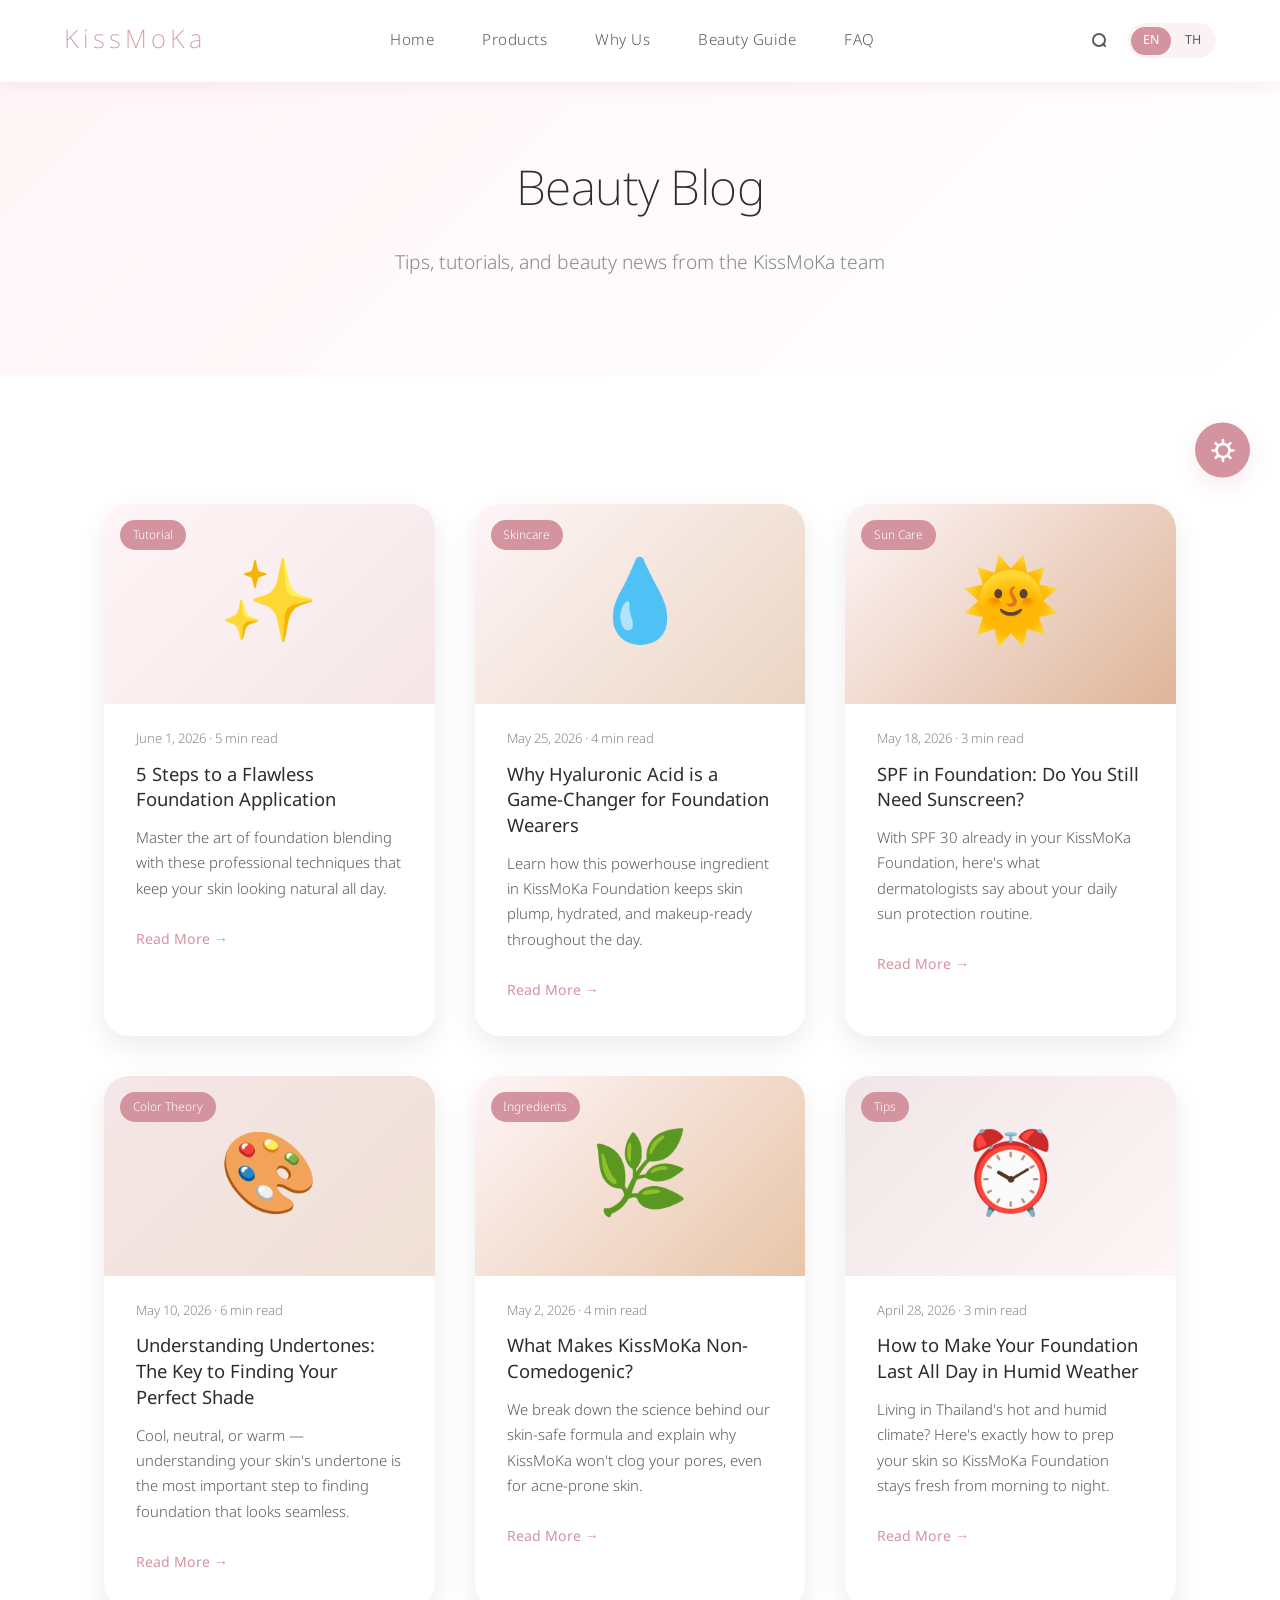
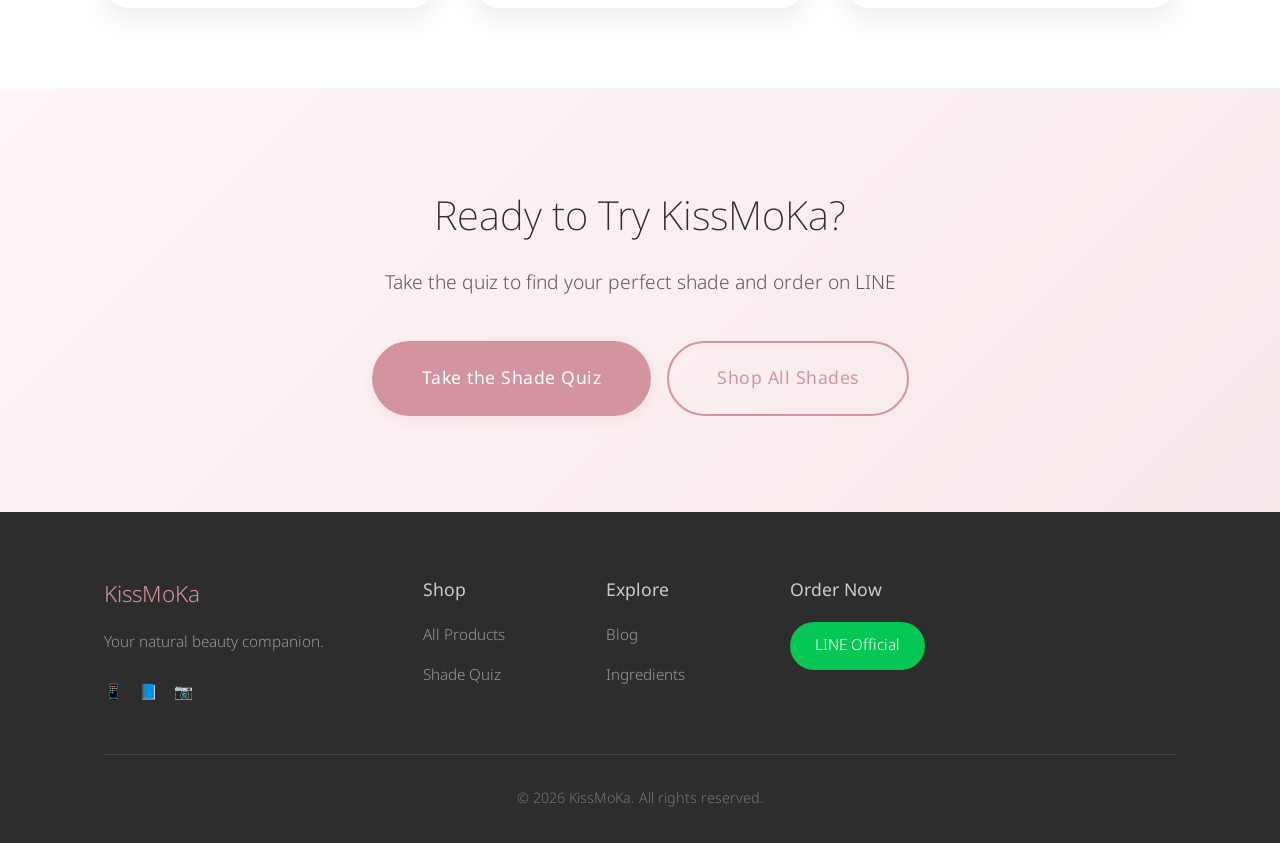
<file: blog/index.html>
<!DOCTYPE html>
<html lang="en">
<head>
    <meta charset="UTF-8">
    <meta name="viewport" content="width=device-width, initial-scale=1.0">
    <title>Beauty Blog - KissMoKa</title>
    <meta name="description" content="Beauty tips, makeup tutorials, and skincare advice from the KissMoKa team.">
    <meta property="og:title" content="KissMoKa Beauty Blog">
    <meta name="theme-color" content="#d4949f">
    <link rel="manifest" href="../manifest.json">
    <script>(function(){const d=localStorage.getItem('darkMode');if(d==='enabled')document.documentElement.classList.add('dark-mode');})();</script>
    <link rel="preconnect" href="https://fonts.googleapis.com">
    <link rel="preconnect" href="https://fonts.gstatic.com" crossorigin>
    <link href="https://fonts.googleapis.com/css2?family=Noto+Sans+Thai:wght@100;200;300;400;500;600;700&display=swap" rel="stylesheet">
    <link rel="stylesheet" href="../style.css">
    <link rel="icon" href="../favicon.ico" type="image/x-icon">
</head>
<body>
    <nav class="navbar">
        <div class="nav-container">
            <a href="../index.html" class="logo">KissMoKa</a>
            <button class="mobile-toggle" id="mobileToggle"><span></span><span></span><span></span></button>
            <ul class="nav-menu" id="navMenu">
                <li><a href="../index.html" data-en="Home" data-th="หน้าแรก">Home</a></li>
                <li><a href="../product/index.html" data-en="Products" data-th="สินค้า">Products</a></li>
                <li><a href="../why-us/index.html" data-en="Why Us" data-th="ทำไมต้องเรา">Why Us</a></li>
                <li><a href="../content/index.html" data-en="Beauty Guide" data-th="คู่มือความงาม">Beauty Guide</a></li>
                <li><a href="../faq/index.html" data-en="FAQ" data-th="คำถาม">FAQ</a></li>
            </ul>
            <div class="nav-extras">
                <button class="search-trigger" id="searchTrigger" aria-label="Search">
                    <svg width="20" height="20" viewBox="0 0 20 20" fill="none"><circle cx="9" cy="9" r="6" stroke="currentColor" stroke-width="2"/><path d="M15 15L13 13" stroke="currentColor" stroke-width="2" stroke-linecap="round"/></svg>
                </button>
                <div class="lang-toggle">
                    <button class="lang-btn active" data-lang="en">EN</button>
                    <button class="lang-btn" data-lang="th">TH</button>
                </div>
            </div>
        </div>
    </nav>
    <div class="search-overlay" id="searchOverlay">
        <div class="search-box">
            <div class="search-input-row">
                <svg width="18" height="18" viewBox="0 0 20 20" fill="none"><circle cx="9" cy="9" r="6" stroke="#d4949f" stroke-width="2"/><path d="M15 15L13 13" stroke="#d4949f" stroke-width="2" stroke-linecap="round"/></svg>
                <input class="search-input" id="searchInput" placeholder="Search shades, pages…" autocomplete="off">
                <button class="search-close" id="searchClose">&times;</button>
            </div>
            <div class="search-results" id="searchResults"></div>
        </div>
    </div>

    <section class="page-header">
        <h1 class="page-title" data-en="Beauty Blog" data-th="บล็อกความงาม">Beauty Blog</h1>
        <p class="page-description" data-en="Tips, tutorials, and beauty news from the KissMoKa team" data-th="เคล็ดลับ บทเรียน และข่าวความงามจากทีม KissMoKa">Tips, tutorials, and beauty news from the KissMoKa team</p>
    </section>

    <section class="content-section">
        <div class="container">
            <div class="blog-grid">
                <div class="blog-card">
                    <div class="blog-thumbnail" style="background:linear-gradient(135deg,#fef5f7,#f5e6e8);">
                        <span>✨</span>
                        <span class="blog-cat-badge">Tutorial</span>
                    </div>
                    <div class="blog-body">
                        <div class="blog-meta">June 1, 2026 · 5 min read</div>
                        <h3 class="blog-title" data-en="5 Steps to a Flawless Foundation Application" data-th="5 ขั้นตอนสู่การแต่งหน้าที่สมบูรณ์แบบ">5 Steps to a Flawless Foundation Application</h3>
                        <p class="blog-excerpt" data-en="Master the art of foundation blending with these professional techniques that keep your skin looking natural all day." data-th="เรียนรู้เทคนิคการเกลี่ยฟาวเดชั่นอย่างมืออาชีพเพื่อผิวที่ดูเป็นธรรมชาติตลอดวัน">Master the art of foundation blending with these professional techniques that keep your skin looking natural all day.</p>
                        <a href="#" class="blog-read-more" data-en="Read More →" data-th="อ่านต่อ →">Read More →</a>
                    </div>
                </div>

                <div class="blog-card">
                    <div class="blog-thumbnail" style="background:linear-gradient(135deg,#fef5f7,#ead5c3);">
                        <span>💧</span>
                        <span class="blog-cat-badge">Skincare</span>
                    </div>
                    <div class="blog-body">
                        <div class="blog-meta">May 25, 2026 · 4 min read</div>
                        <h3 class="blog-title" data-en="Why Hyaluronic Acid is a Game-Changer for Foundation Wearers" data-th="ทำไม Hyaluronic Acid ถึงเปลี่ยนเกมสำหรับผู้ใช้ฟาวเดชั่น">Why Hyaluronic Acid is a Game-Changer for Foundation Wearers</h3>
                        <p class="blog-excerpt" data-en="Learn how this powerhouse ingredient in KissMoKa Foundation keeps skin plump, hydrated, and makeup-ready throughout the day." data-th="เรียนรู้ว่าส่วนผสมนี้ใน KissMoKa Foundation ช่วยให้ผิวชุ่มชื้นและพร้อมแต่งหน้าตลอดวันได้อย่างไร">Learn how this powerhouse ingredient in KissMoKa Foundation keeps skin plump, hydrated, and makeup-ready throughout the day.</p>
                        <a href="#" class="blog-read-more" data-en="Read More →" data-th="อ่านต่อ →">Read More →</a>
                    </div>
                </div>

                <div class="blog-card">
                    <div class="blog-thumbnail" style="background:linear-gradient(135deg,#fef5f7,#deb598);">
                        <span>🌞</span>
                        <span class="blog-cat-badge">Sun Care</span>
                    </div>
                    <div class="blog-body">
                        <div class="blog-meta">May 18, 2026 · 3 min read</div>
                        <h3 class="blog-title" data-en="SPF in Foundation: Do You Still Need Sunscreen?" data-th="SPF ในฟาวเดชั่น: คุณยังต้องใช้กันแดดอยู่ไหม?">SPF in Foundation: Do You Still Need Sunscreen?</h3>
                        <p class="blog-excerpt" data-en="With SPF 30 already in your KissMoKa Foundation, here's what dermatologists say about your daily sun protection routine." data-th="เมื่อ KissMoKa Foundation มี SPF 30 อยู่แล้ว นี่คือสิ่งที่ผิวหนังแพทย์แนะนำเกี่ยวกับการป้องกันแดดประจำวันของคุณ">With SPF 30 already in your KissMoKa Foundation, here's what dermatologists say about your daily sun protection routine.</p>
                        <a href="#" class="blog-read-more" data-en="Read More →" data-th="อ่านต่อ →">Read More →</a>
                    </div>
                </div>

                <div class="blog-card">
                    <div class="blog-thumbnail" style="background:linear-gradient(135deg,#f5e6e8,#f0e0d5);">
                        <span>🎨</span>
                        <span class="blog-cat-badge">Color Theory</span>
                    </div>
                    <div class="blog-body">
                        <div class="blog-meta">May 10, 2026 · 6 min read</div>
                        <h3 class="blog-title" data-en="Understanding Undertones: The Key to Finding Your Perfect Shade" data-th="ทำความเข้าใจโทนสีผิว: กุญแจสู่การหาเฉดสีที่ใช่">Understanding Undertones: The Key to Finding Your Perfect Shade</h3>
                        <p class="blog-excerpt" data-en="Cool, neutral, or warm — understanding your skin's undertone is the most important step to finding foundation that looks seamless." data-th="เย็น กลาง หรืออุ่น — การเข้าใจโทนสีผิวคือขั้นตอนที่สำคัญที่สุดในการหาฟาวเดชั่นที่กลมกลืนกับผิว">Cool, neutral, or warm — understanding your skin's undertone is the most important step to finding foundation that looks seamless.</p>
                        <a href="#" class="blog-read-more" data-en="Read More →" data-th="อ่านต่อ →">Read More →</a>
                    </div>
                </div>

                <div class="blog-card">
                    <div class="blog-thumbnail" style="background:linear-gradient(135deg,#fef5f7,#e8c5a8);">
                        <span>🌿</span>
                        <span class="blog-cat-badge">Ingredients</span>
                    </div>
                    <div class="blog-body">
                        <div class="blog-meta">May 2, 2026 · 4 min read</div>
                        <h3 class="blog-title" data-en="What Makes KissMoKa Non-Comedogenic?" data-th="อะไรทำให้ KissMoKa ไม่อุดตันรูขุมขน?">What Makes KissMoKa Non-Comedogenic?</h3>
                        <p class="blog-excerpt" data-en="We break down the science behind our skin-safe formula and explain why KissMoKa won't clog your pores, even for acne-prone skin." data-th="เราอธิบายวิทยาศาสตร์เบื้องหลังสูตรที่ปลอดภัยสำหรับผิวของเรา และเหตุผลที่ KissMoKa ไม่อุดตันรูขุมขน">We break down the science behind our skin-safe formula and explain why KissMoKa won't clog your pores, even for acne-prone skin.</p>
                        <a href="#" class="blog-read-more" data-en="Read More →" data-th="อ่านต่อ →">Read More →</a>
                    </div>
                </div>

                <div class="blog-card">
                    <div class="blog-thumbnail" style="background:linear-gradient(135deg,#f0e6e8,#fef5f7);">
                        <span>⏰</span>
                        <span class="blog-cat-badge">Tips</span>
                    </div>
                    <div class="blog-body">
                        <div class="blog-meta">April 28, 2026 · 3 min read</div>
                        <h3 class="blog-title" data-en="How to Make Your Foundation Last All Day in Humid Weather" data-th="วิธีให้ฟาวเดชั่นติดทนตลอดวันในสภาพอากาศชื้น">How to Make Your Foundation Last All Day in Humid Weather</h3>
                        <p class="blog-excerpt" data-en="Living in Thailand's hot and humid climate? Here's exactly how to prep your skin so KissMoKa Foundation stays fresh from morning to night." data-th="อยู่ในสภาพอากาศร้อนชื้นของไทย? นี่คือวิธีเตรียมผิวให้ KissMoKa Foundation ติดทนตั้งแต่เช้าจนค่ำ">Living in Thailand's hot and humid climate? Here's exactly how to prep your skin so KissMoKa Foundation stays fresh from morning to night.</p>
                        <a href="#" class="blog-read-more" data-en="Read More →" data-th="อ่านต่อ →">Read More →</a>
                    </div>
                </div>
            </div>
        </div>
    </section>

    <section class="cta-section">
        <div class="container">
            <div class="cta-content">
                <h2 data-en="Ready to Try KissMoKa?" data-th="พร้อมลอง KissMoKa แล้วหรือยัง?">Ready to Try KissMoKa?</h2>
                <p data-en="Take the quiz to find your perfect shade and order on LINE" data-th="ทำแบบทดสอบเพื่อหาเฉดสีที่ใช่ และสั่งซื้อผ่าน LINE">Take the quiz to find your perfect shade and order on LINE</p>
                <div class="cta-buttons">
                    <a href="../quiz/index.html" class="btn btn-primary btn-large" data-en="Take the Shade Quiz" data-th="ทำแบบทดสอบเฉดสี">Take the Shade Quiz</a>
                    <a href="../product/index.html" class="btn btn-secondary btn-large" data-en="Shop All Shades" data-th="ดูสินค้าทั้งหมด">Shop All Shades</a>
                </div>
            </div>
        </div>
    </section>

    <footer class="footer">
        <div class="container">
            <div class="footer-content">
                <div class="footer-section">
                    <h3>KissMoKa</h3>
                    <p>Your natural beauty companion.</p>
                    <div class="footer-social">
                        <a href="https://lin.ee/KissMoKa" target="_blank">📱</a>
                        <a href="https://www.facebook.com/kissmoka" target="_blank">📘</a>
                        <a href="https://www.instagram.com/kissmoka.official" target="_blank">📷</a>
                    </div>
                </div>
                <div class="footer-section">
                    <h4>Shop</h4>
                    <ul><li><a href="../product/index.html">All Products</a></li><li><a href="../quiz/index.html">Shade Quiz</a></li></ul>
                </div>
                <div class="footer-section">
                    <h4>Explore</h4>
                    <ul><li><a href="index.html">Blog</a></li><li><a href="../ingredients/index.html">Ingredients</a></li></ul>
                </div>
                <div class="footer-section">
                    <h4>Order Now</h4>
                    <div class="social-buttons">
                        <a href="https://lin.ee/KissMoKa" target="_blank" class="social-btn line">LINE Official</a>
                    </div>
                </div>
            </div>
            <div class="footer-bottom"><p>&copy; 2026 KissMoKa. All rights reserved.</p></div>
        </div>
    </footer>
    <script src="../script.js"></script>
</body>
</html>
</file>
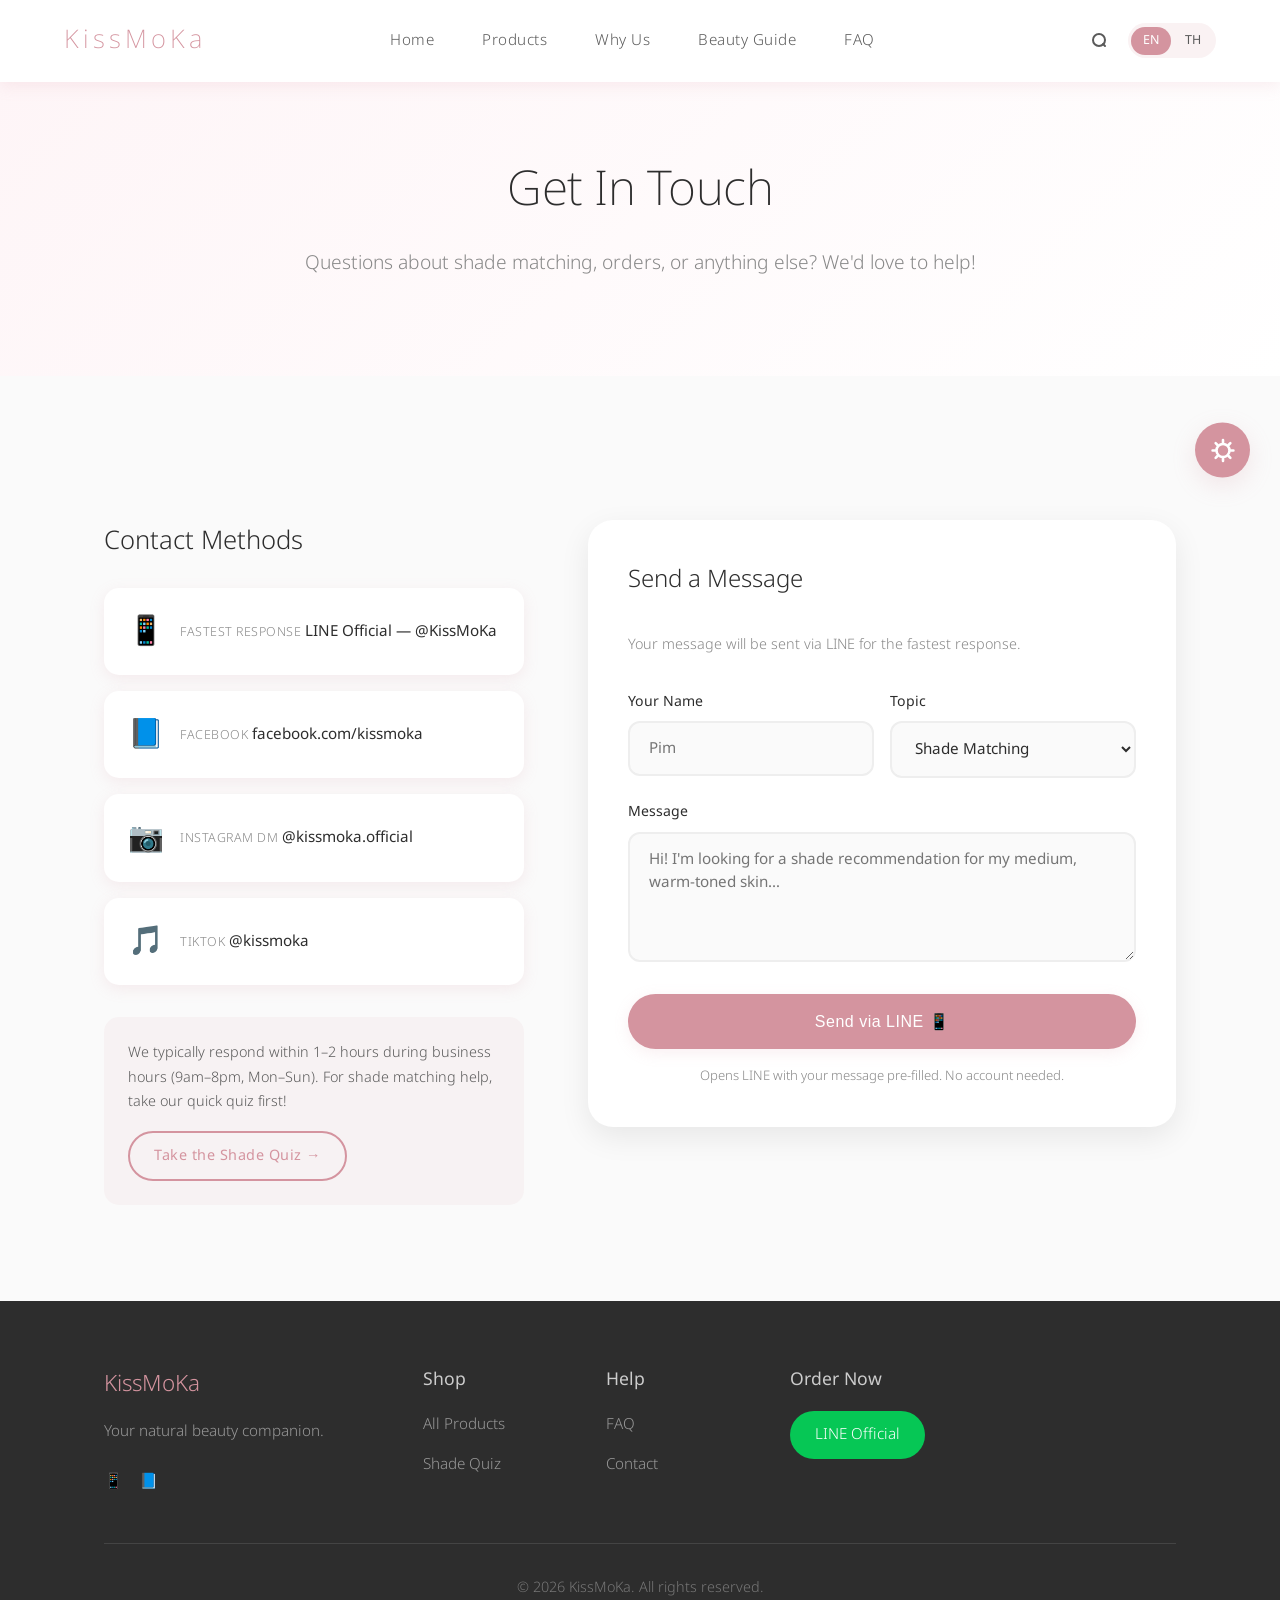
<file: contact/index.html>
<!DOCTYPE html>
<html lang="en">
<head>
    <meta charset="UTF-8">
    <meta name="viewport" content="width=device-width, initial-scale=1.0">
    <title>Contact - KissMoKa</title>
    <meta name="description" content="Get in touch with KissMoKa via LINE, Facebook, or our contact form. We're happy to help you find your perfect shade.">
    <meta name="theme-color" content="#d4949f">
    <link rel="manifest" href="../manifest.json">
    <script>(function(){const d=localStorage.getItem('darkMode');if(d==='enabled')document.documentElement.classList.add('dark-mode');})();</script>
    <link rel="preconnect" href="https://fonts.googleapis.com">
    <link rel="preconnect" href="https://fonts.gstatic.com" crossorigin>
    <link href="https://fonts.googleapis.com/css2?family=Noto+Sans+Thai:wght@100;200;300;400;500;600;700&display=swap" rel="stylesheet">
    <link rel="stylesheet" href="../style.css">
    <link rel="icon" href="../favicon.ico" type="image/x-icon">
</head>
<body>
    <nav class="navbar">
        <div class="nav-container">
            <a href="../index.html" class="logo">KissMoKa</a>
            <button class="mobile-toggle" id="mobileToggle"><span></span><span></span><span></span></button>
            <ul class="nav-menu" id="navMenu">
                <li><a href="../index.html" data-en="Home" data-th="หน้าแรก">Home</a></li>
                <li><a href="../product/index.html" data-en="Products" data-th="สินค้า">Products</a></li>
                <li><a href="../why-us/index.html" data-en="Why Us" data-th="ทำไมต้องเรา">Why Us</a></li>
                <li><a href="../content/index.html" data-en="Beauty Guide" data-th="คู่มือความงาม">Beauty Guide</a></li>
                <li><a href="../faq/index.html" data-en="FAQ" data-th="คำถาม">FAQ</a></li>
            </ul>
            <div class="nav-extras">
                <button class="search-trigger" id="searchTrigger" aria-label="Search">
                    <svg width="20" height="20" viewBox="0 0 20 20" fill="none"><circle cx="9" cy="9" r="6" stroke="currentColor" stroke-width="2"/><path d="M15 15L13 13" stroke="currentColor" stroke-width="2" stroke-linecap="round"/></svg>
                </button>
                <div class="lang-toggle">
                    <button class="lang-btn active" data-lang="en">EN</button>
                    <button class="lang-btn" data-lang="th">TH</button>
                </div>
            </div>
        </div>
    </nav>
    <div class="search-overlay" id="searchOverlay">
        <div class="search-box">
            <div class="search-input-row">
                <svg width="18" height="18" viewBox="0 0 20 20" fill="none"><circle cx="9" cy="9" r="6" stroke="#d4949f" stroke-width="2"/><path d="M15 15L13 13" stroke="#d4949f" stroke-width="2" stroke-linecap="round"/></svg>
                <input class="search-input" id="searchInput" placeholder="Search shades, pages…" autocomplete="off">
                <button class="search-close" id="searchClose">&times;</button>
            </div>
            <div class="search-results" id="searchResults"></div>
        </div>
    </div>

    <section class="page-header">
        <h1 class="page-title" data-en="Get In Touch" data-th="ติดต่อเรา">Get In Touch</h1>
        <p class="page-description" data-en="Questions about shade matching, orders, or anything else? We'd love to help!" data-th="มีคำถามเรื่องเฉดสี การสั่งซื้อ หรืออื่นๆ? เรายินดีช่วยเสมอ!">Questions about shade matching, orders, or anything else? We'd love to help!</p>
    </section>

    <section class="contact-section">
        <div class="container">
            <div class="contact-layout">
                <div class="contact-info-card">
                    <h3 data-en="Contact Methods" data-th="ช่องทางติดต่อ">Contact Methods</h3>

                    <a href="https://lin.ee/KissMoKa" target="_blank" class="contact-method">
                        <span class="contact-method-icon">📱</span>
                        <span>
                            <span class="contact-method-label" data-en="Fastest Response" data-th="ตอบเร็วที่สุด">Fastest Response</span>
                            <span class="contact-method-value">LINE Official — @KissMoKa</span>
                        </span>
                    </a>

                    <a href="https://www.facebook.com/kissmoka" target="_blank" class="contact-method">
                        <span class="contact-method-icon">📘</span>
                        <span>
                            <span class="contact-method-label" data-en="Facebook" data-th="เฟซบุ๊ก">Facebook</span>
                            <span class="contact-method-value">facebook.com/kissmoka</span>
                        </span>
                    </a>

                    <a href="https://www.instagram.com/kissmoka.official" target="_blank" class="contact-method">
                        <span class="contact-method-icon">📷</span>
                        <span>
                            <span class="contact-method-label" data-en="Instagram DM" data-th="Instagram DM">Instagram DM</span>
                            <span class="contact-method-value">@kissmoka.official</span>
                        </span>
                    </a>

                    <a href="https://www.tiktok.com/@kissmoka" target="_blank" class="contact-method">
                        <span class="contact-method-icon">🎵</span>
                        <span>
                            <span class="contact-method-label" data-en="TikTok" data-th="TikTok">TikTok</span>
                            <span class="contact-method-value">@kissmoka</span>
                        </span>
                    </a>

                    <div style="margin-top:2rem;padding:1.5rem;background:rgba(212,148,159,0.08);border-radius:15px;">
                        <p style="font-size:0.9rem;color:var(--text-gray);line-height:1.7;" data-en="We typically respond within 1–2 hours during business hours (9am–8pm, Mon–Sun). For shade matching help, take our quick quiz first!" data-th="เราตอบกลับภายใน 1-2 ชั่วโมงในช่วงเวลาทำการ (9.00-20.00 น. จันทร์-อาทิตย์) สำหรับความช่วยเหลือด้านการเลือกเฉดสี ลองทำแบบทดสอบของเราก่อนเลย!">We typically respond within 1–2 hours during business hours (9am–8pm, Mon–Sun). For shade matching help, take our quick quiz first!</p>
                        <a href="../quiz/index.html" class="btn btn-secondary" style="margin-top:1rem;padding:0.7rem 1.5rem;font-size:0.9rem;" data-en="Take the Shade Quiz →" data-th="ทำแบบทดสอบเฉดสี →">Take the Shade Quiz →</a>
                    </div>
                </div>

                <div class="contact-form-card">
                    <h3 data-en="Send a Message" data-th="ส่งข้อความ">Send a Message</h3>
                    <p style="font-size:0.9rem;color:var(--text-light);margin-bottom:2rem;" data-en="Your message will be sent via LINE for the fastest response." data-th="ข้อความของคุณจะถูกส่งผ่าน LINE เพื่อการตอบกลับที่รวดเร็วที่สุด">Your message will be sent via LINE for the fastest response.</p>
                    <form id="contactForm" novalidate>
                        <div class="form-row">
                            <div class="form-group">
                                <label class="form-label" for="cName" data-en="Your Name" data-th="ชื่อของคุณ">Your Name</label>
                                <input class="form-input" id="cName" type="text" placeholder="Pim" required>
                            </div>
                            <div class="form-group">
                                <label class="form-label" for="cTopic" data-en="Topic" data-th="หัวข้อ">Topic</label>
                                <select class="form-select" id="cTopic">
                                    <option value="Shade Matching" data-en="Shade Matching" data-th="การเลือกเฉดสี">Shade Matching</option>
                                    <option value="Order Inquiry" data-en="Order Inquiry" data-th="สอบถามการสั่งซื้อ">Order Inquiry</option>
                                    <option value="Product Question" data-en="Product Question" data-th="คำถามเกี่ยวกับสินค้า">Product Question</option>
                                    <option value="Returns & Exchange" data-en="Returns & Exchange" data-th="การคืนและแลกเปลี่ยน">Returns & Exchange</option>
                                    <option value="Other" data-en="Other" data-th="อื่นๆ">Other</option>
                                </select>
                            </div>
                        </div>
                        <div class="form-group">
                            <label class="form-label" for="cMsg" data-en="Message" data-th="ข้อความ">Message</label>
                            <textarea class="form-textarea" id="cMsg" placeholder="Hi! I'm looking for a shade recommendation for my medium, warm-toned skin…" required></textarea>
                        </div>
                        <button type="submit" class="btn btn-primary" style="width:100%;justify-content:center;" data-en="Send via LINE 📱" data-th="ส่งผ่าน LINE 📱">Send via LINE 📱</button>
                        <p class="form-submit-note" data-en="Opens LINE with your message pre-filled. No account needed." data-th="เปิด LINE พร้อมข้อความของคุณที่กรอกไว้แล้ว ไม่ต้องมีบัญชี">Opens LINE with your message pre-filled. No account needed.</p>
                    </form>
                </div>
            </div>
        </div>
    </section>

    <footer class="footer">
        <div class="container">
            <div class="footer-content">
                <div class="footer-section">
                    <h3>KissMoKa</h3>
                    <p>Your natural beauty companion.</p>
                    <div class="footer-social">
                        <a href="https://lin.ee/KissMoKa" target="_blank">📱</a>
                        <a href="https://www.facebook.com/kissmoka" target="_blank">📘</a>
                    </div>
                </div>
                <div class="footer-section">
                    <h4>Shop</h4>
                    <ul><li><a href="../product/index.html">All Products</a></li><li><a href="../quiz/index.html">Shade Quiz</a></li></ul>
                </div>
                <div class="footer-section">
                    <h4>Help</h4>
                    <ul><li><a href="../faq/index.html">FAQ</a></li><li><a href="index.html">Contact</a></li></ul>
                </div>
                <div class="footer-section">
                    <h4>Order Now</h4>
                    <div class="social-buttons">
                        <a href="https://lin.ee/KissMoKa" target="_blank" class="social-btn line">LINE Official</a>
                    </div>
                </div>
            </div>
            <div class="footer-bottom"><p>&copy; 2026 KissMoKa. All rights reserved.</p></div>
        </div>
    </footer>
    <script src="../script.js"></script>
</body>
</html>
</file>
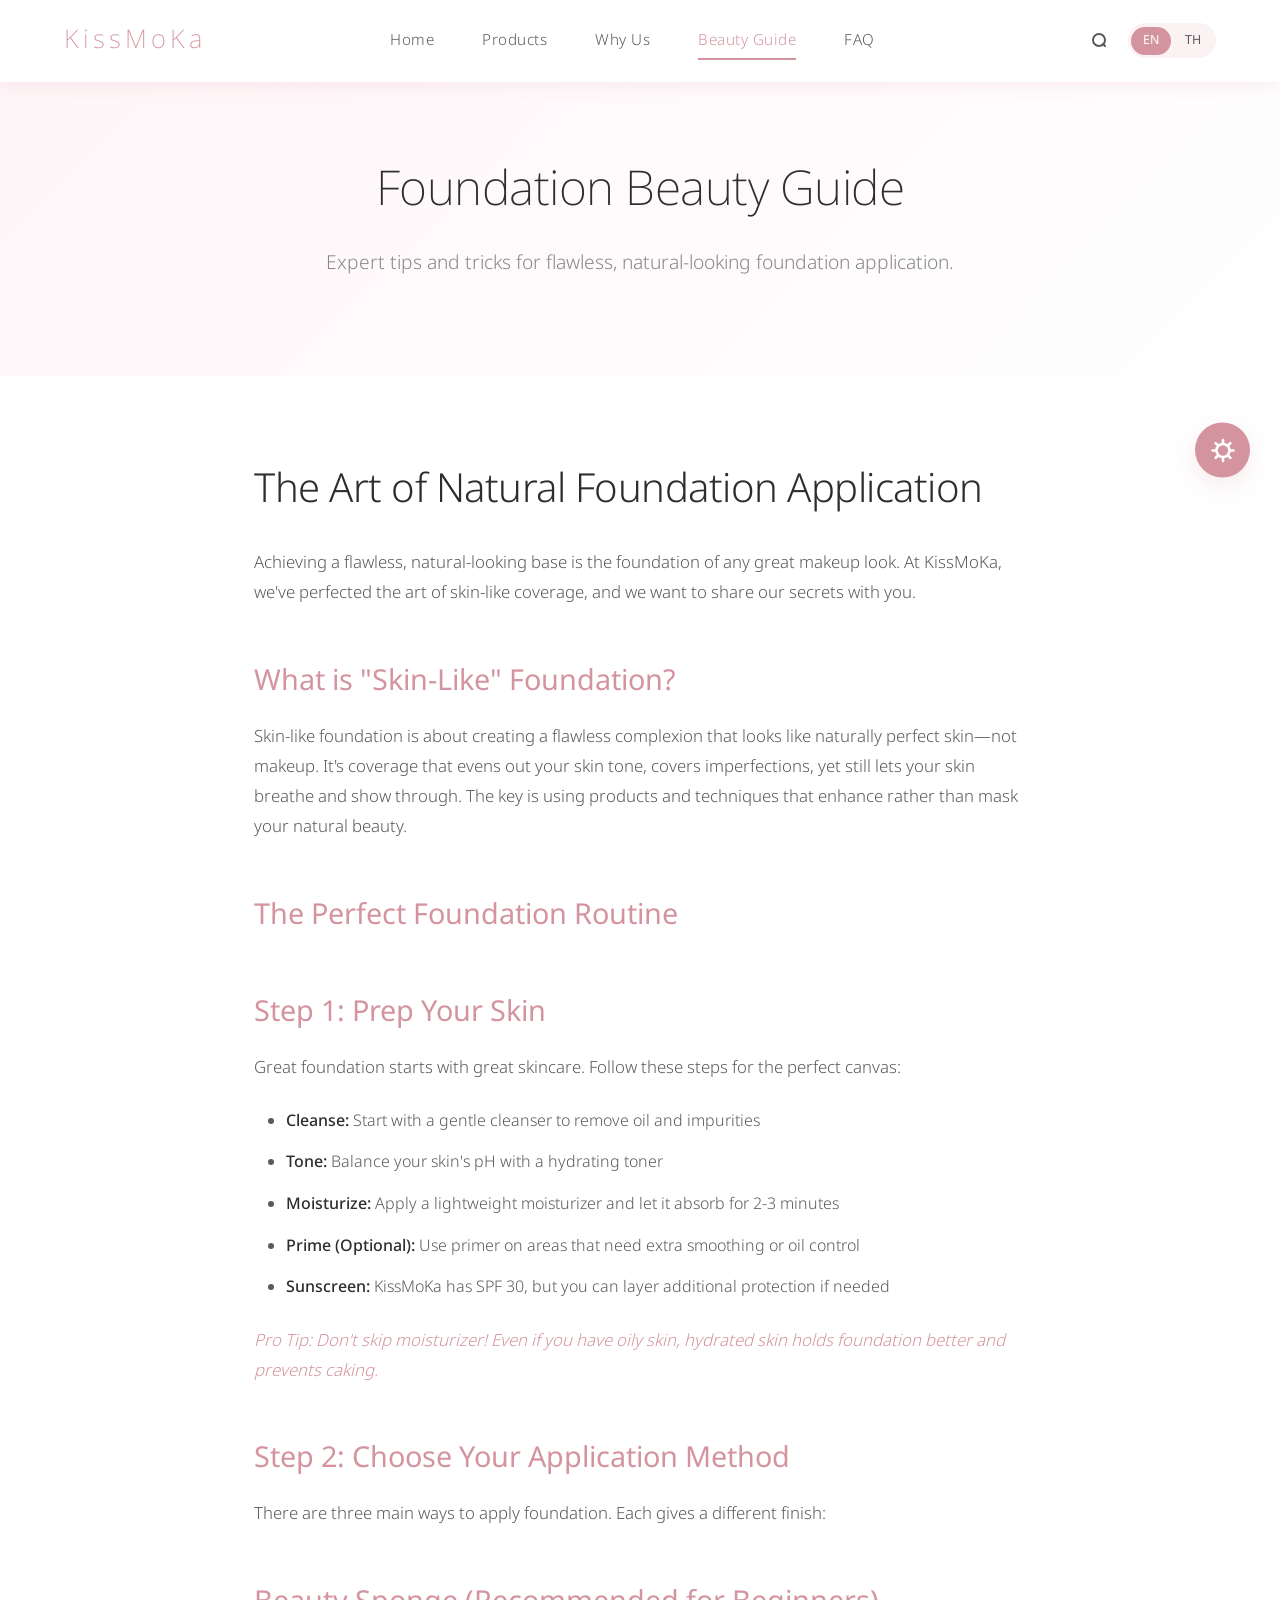
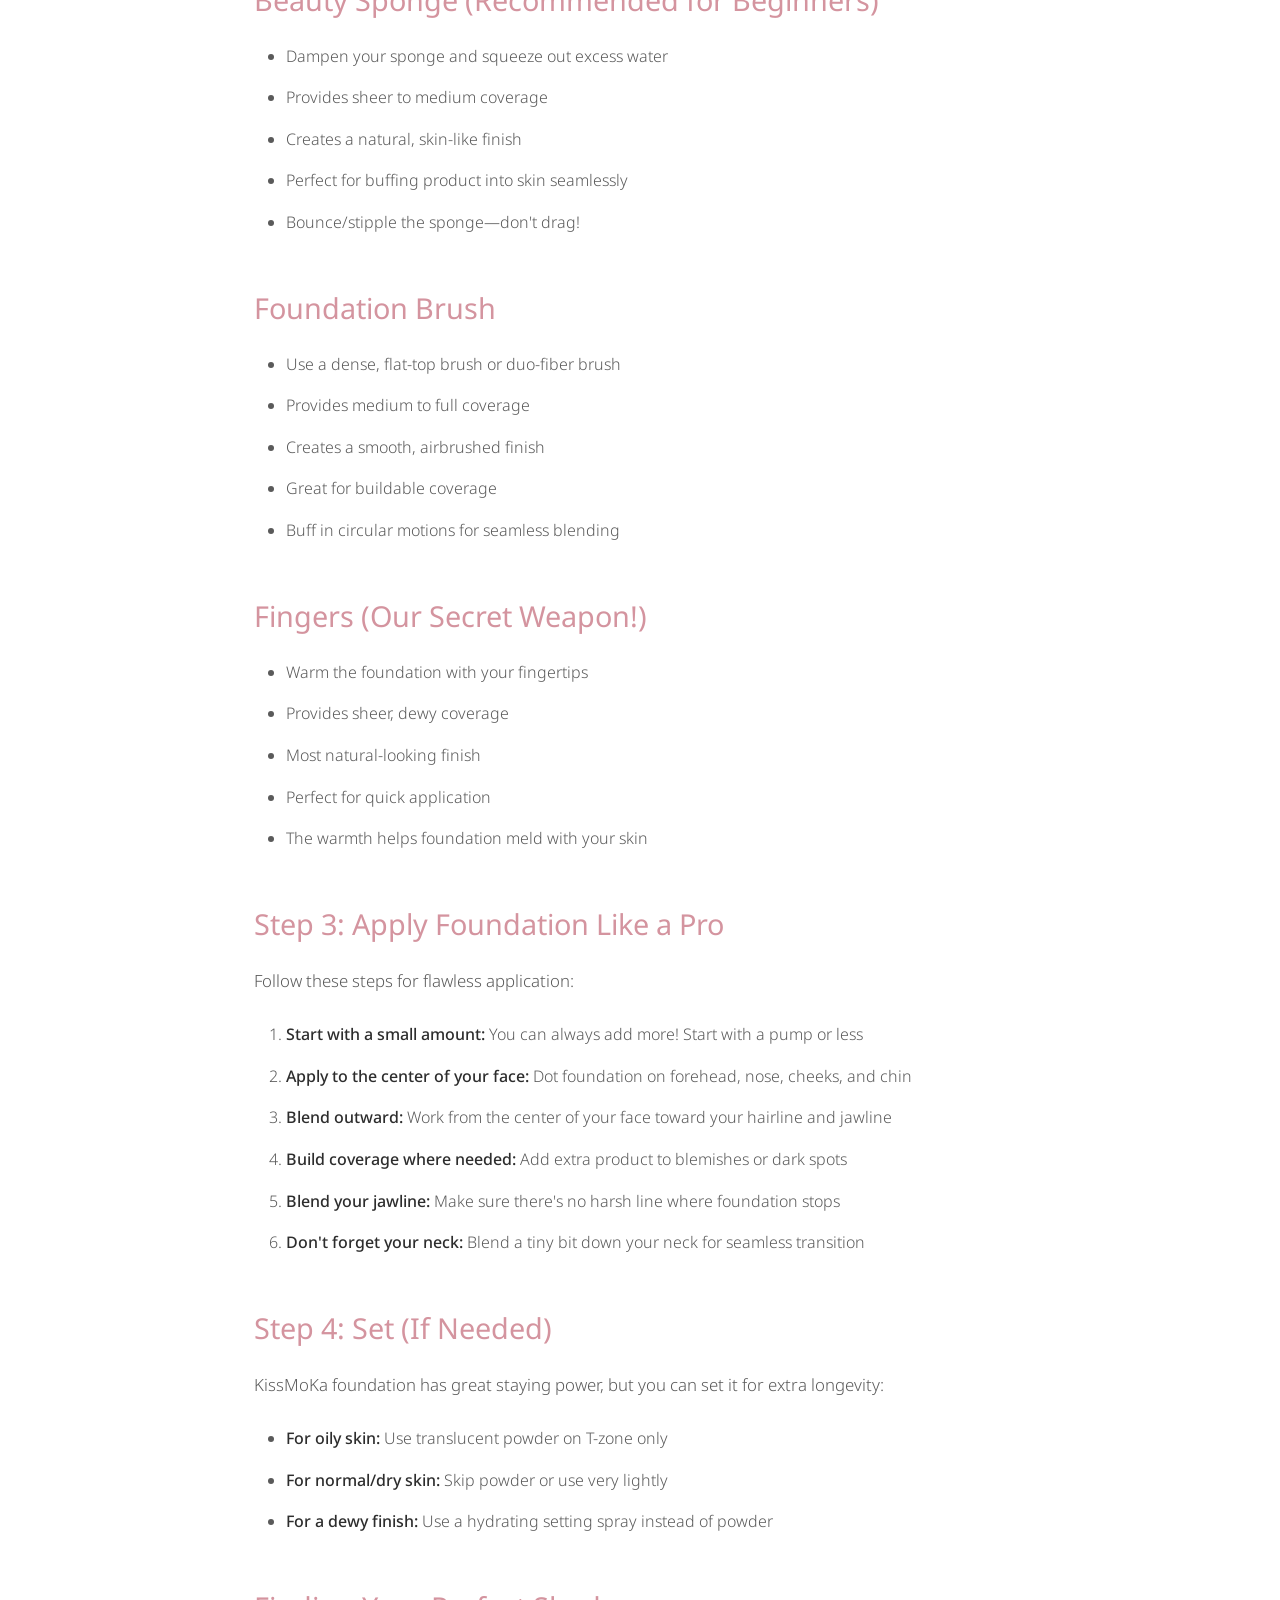
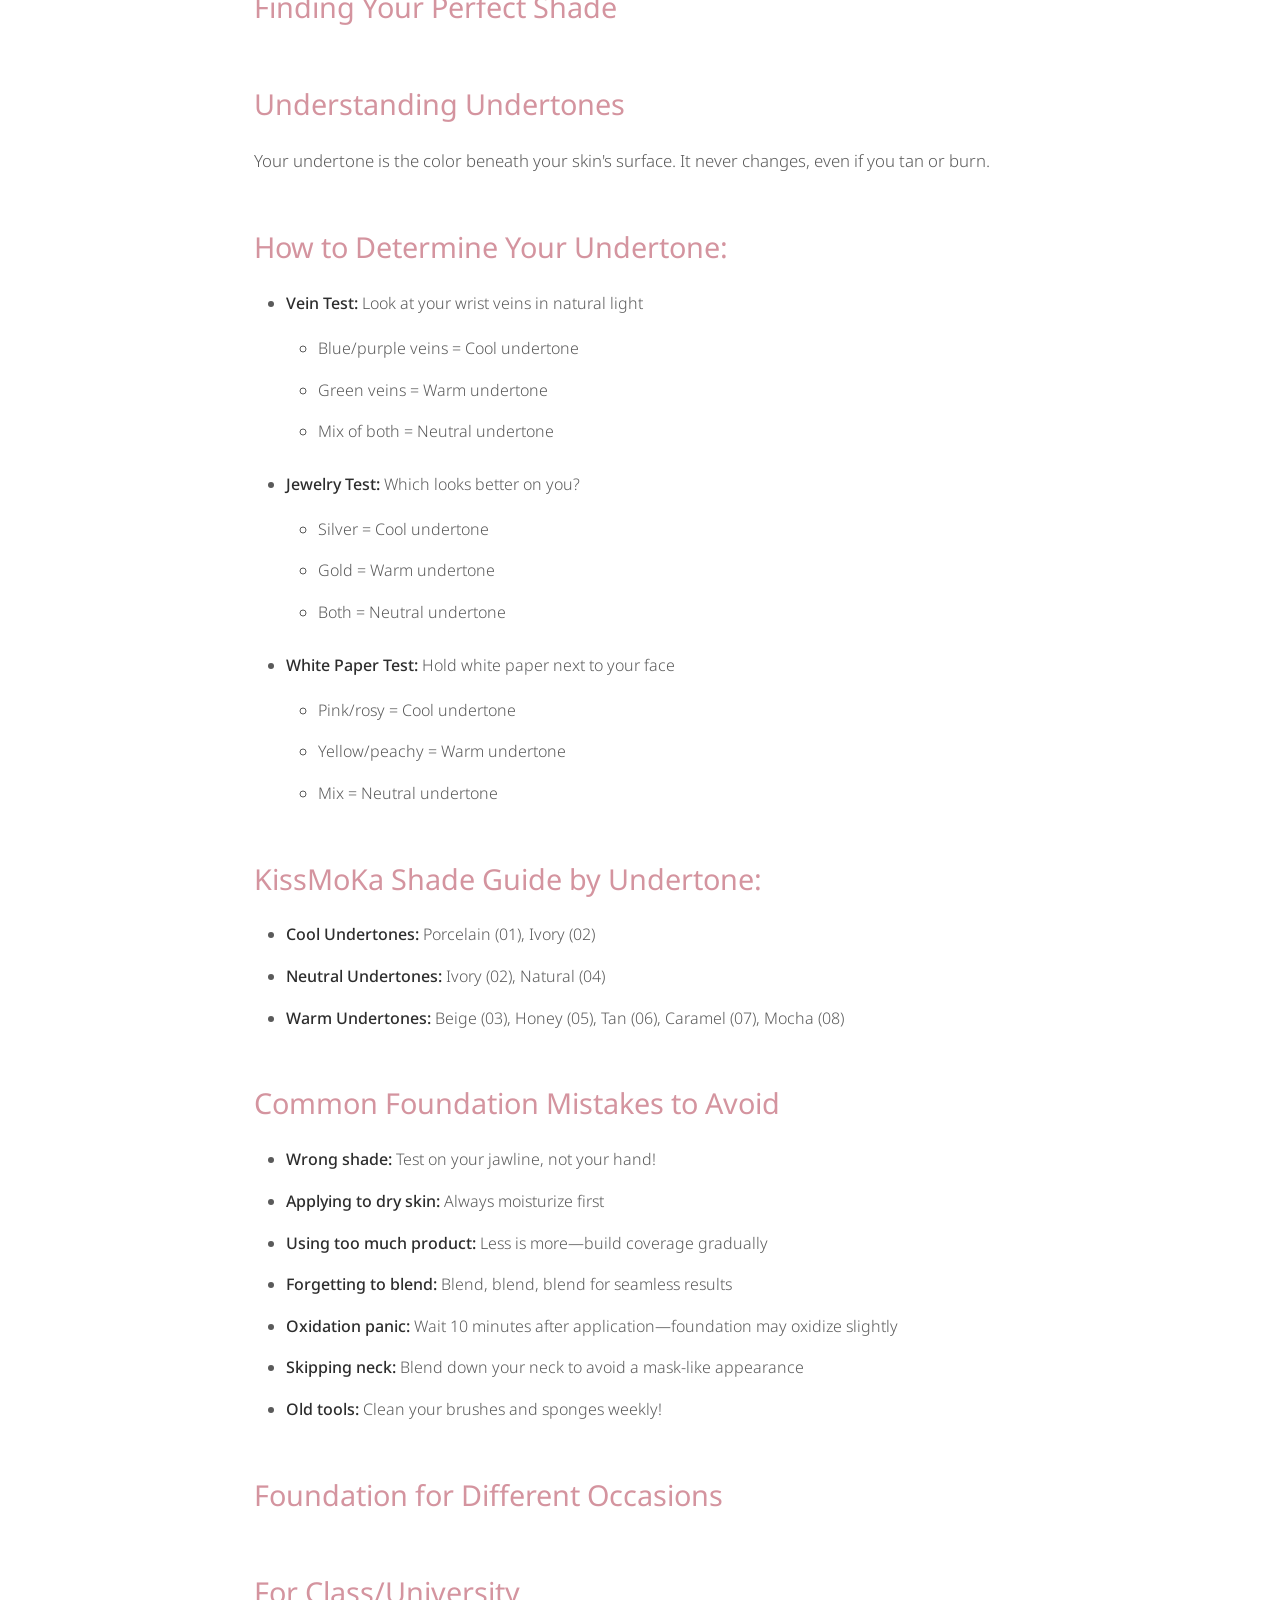
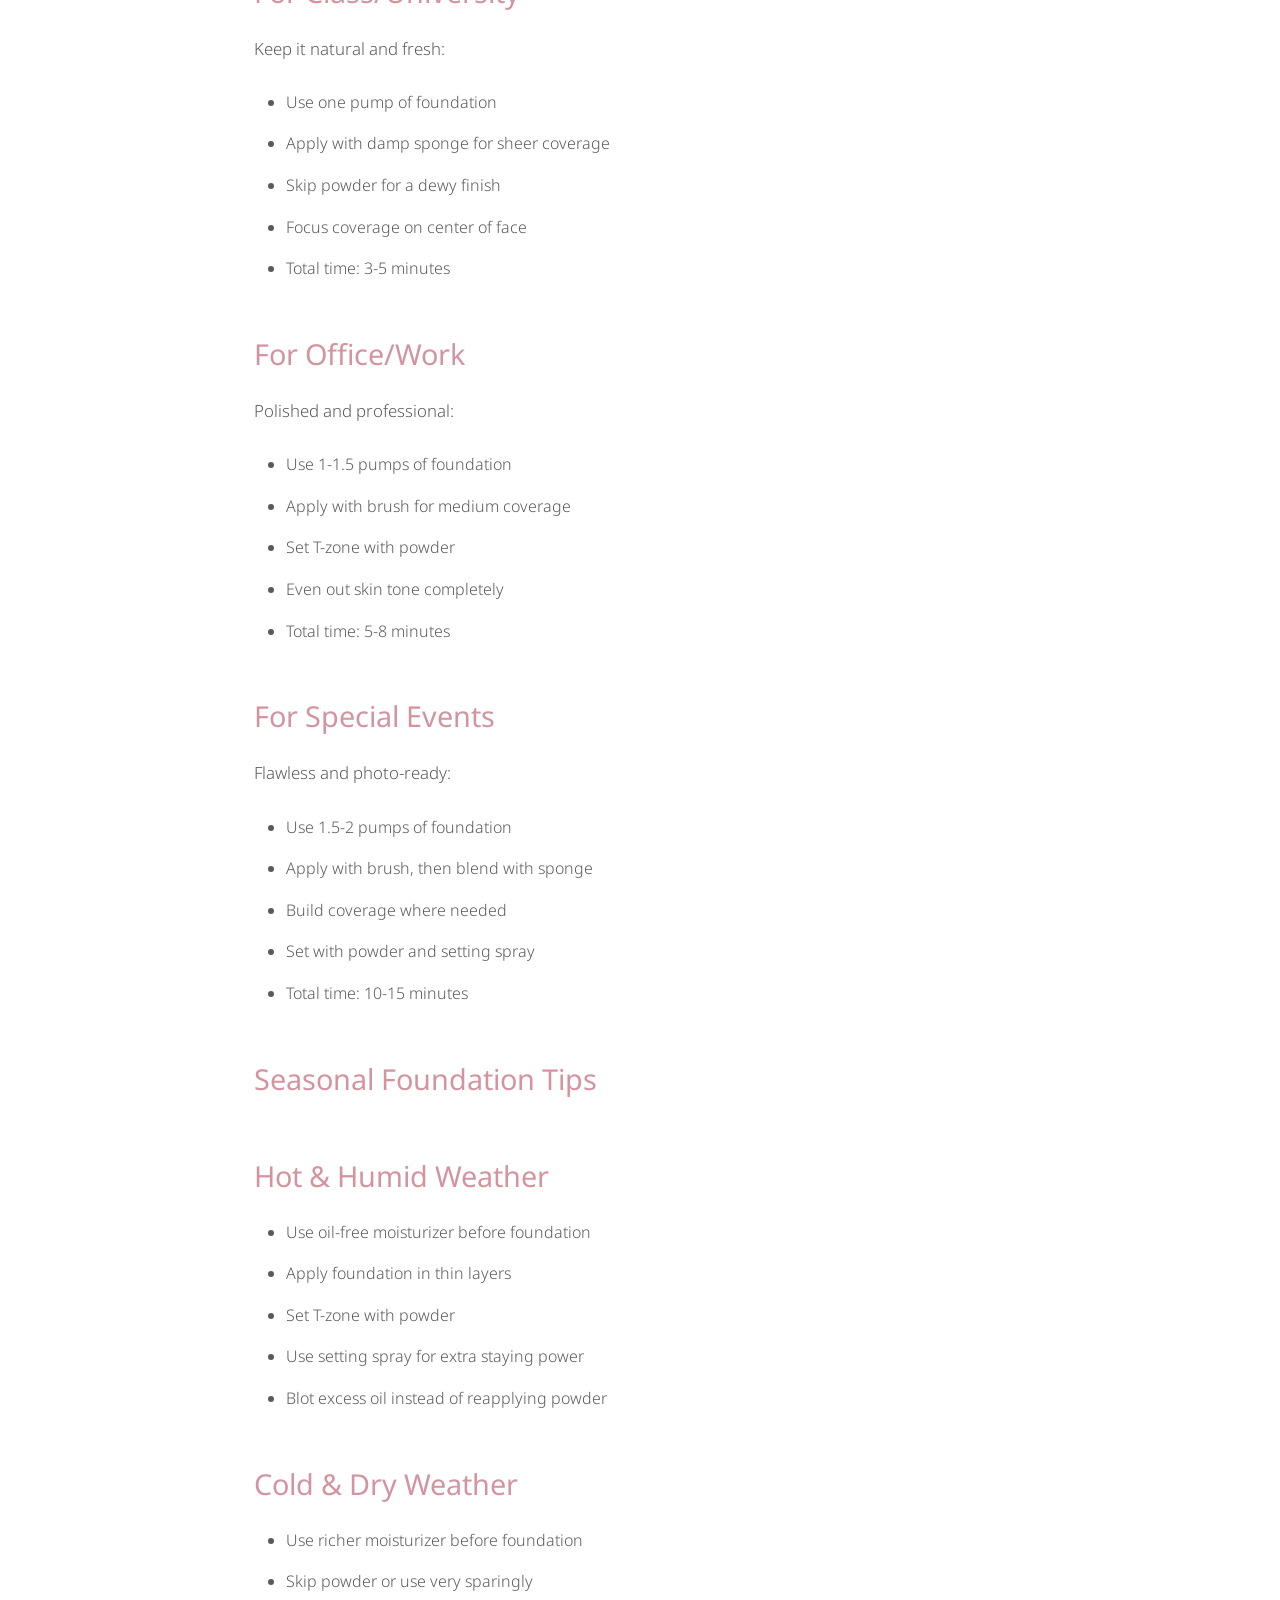
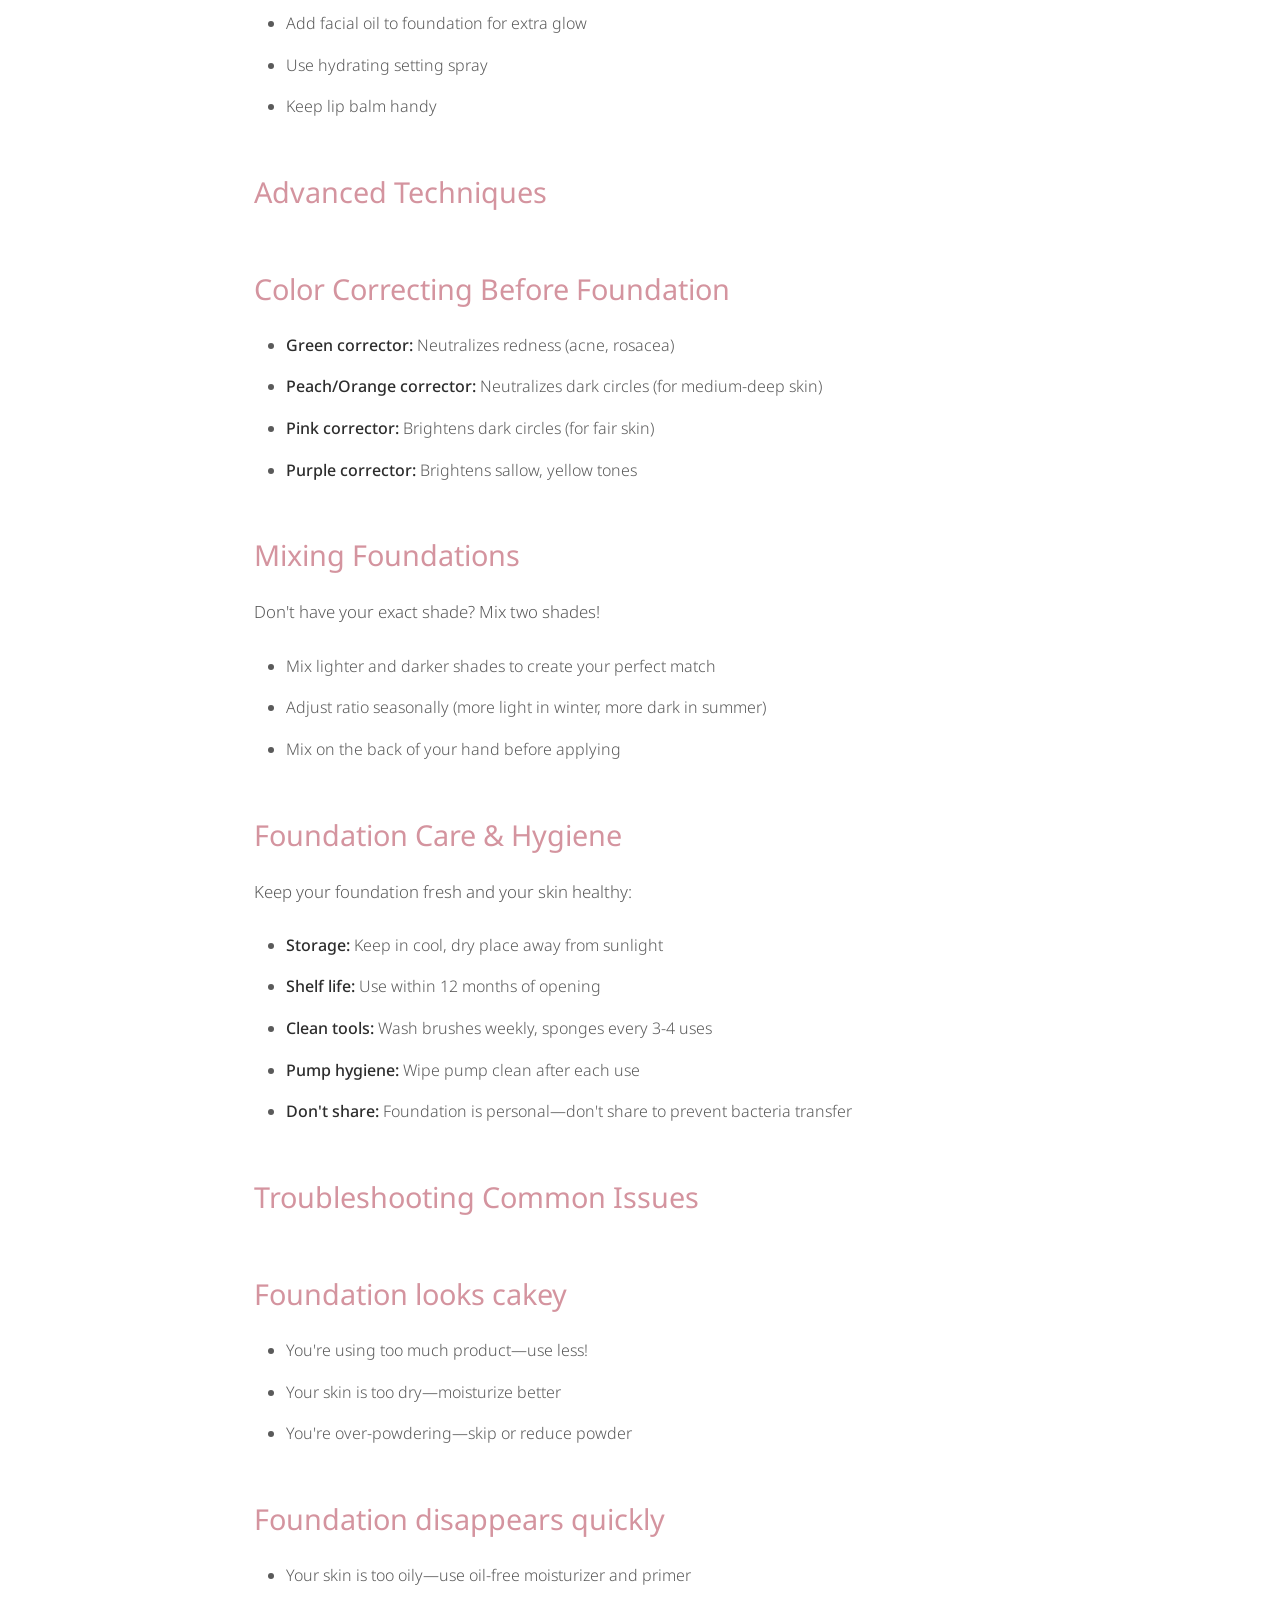
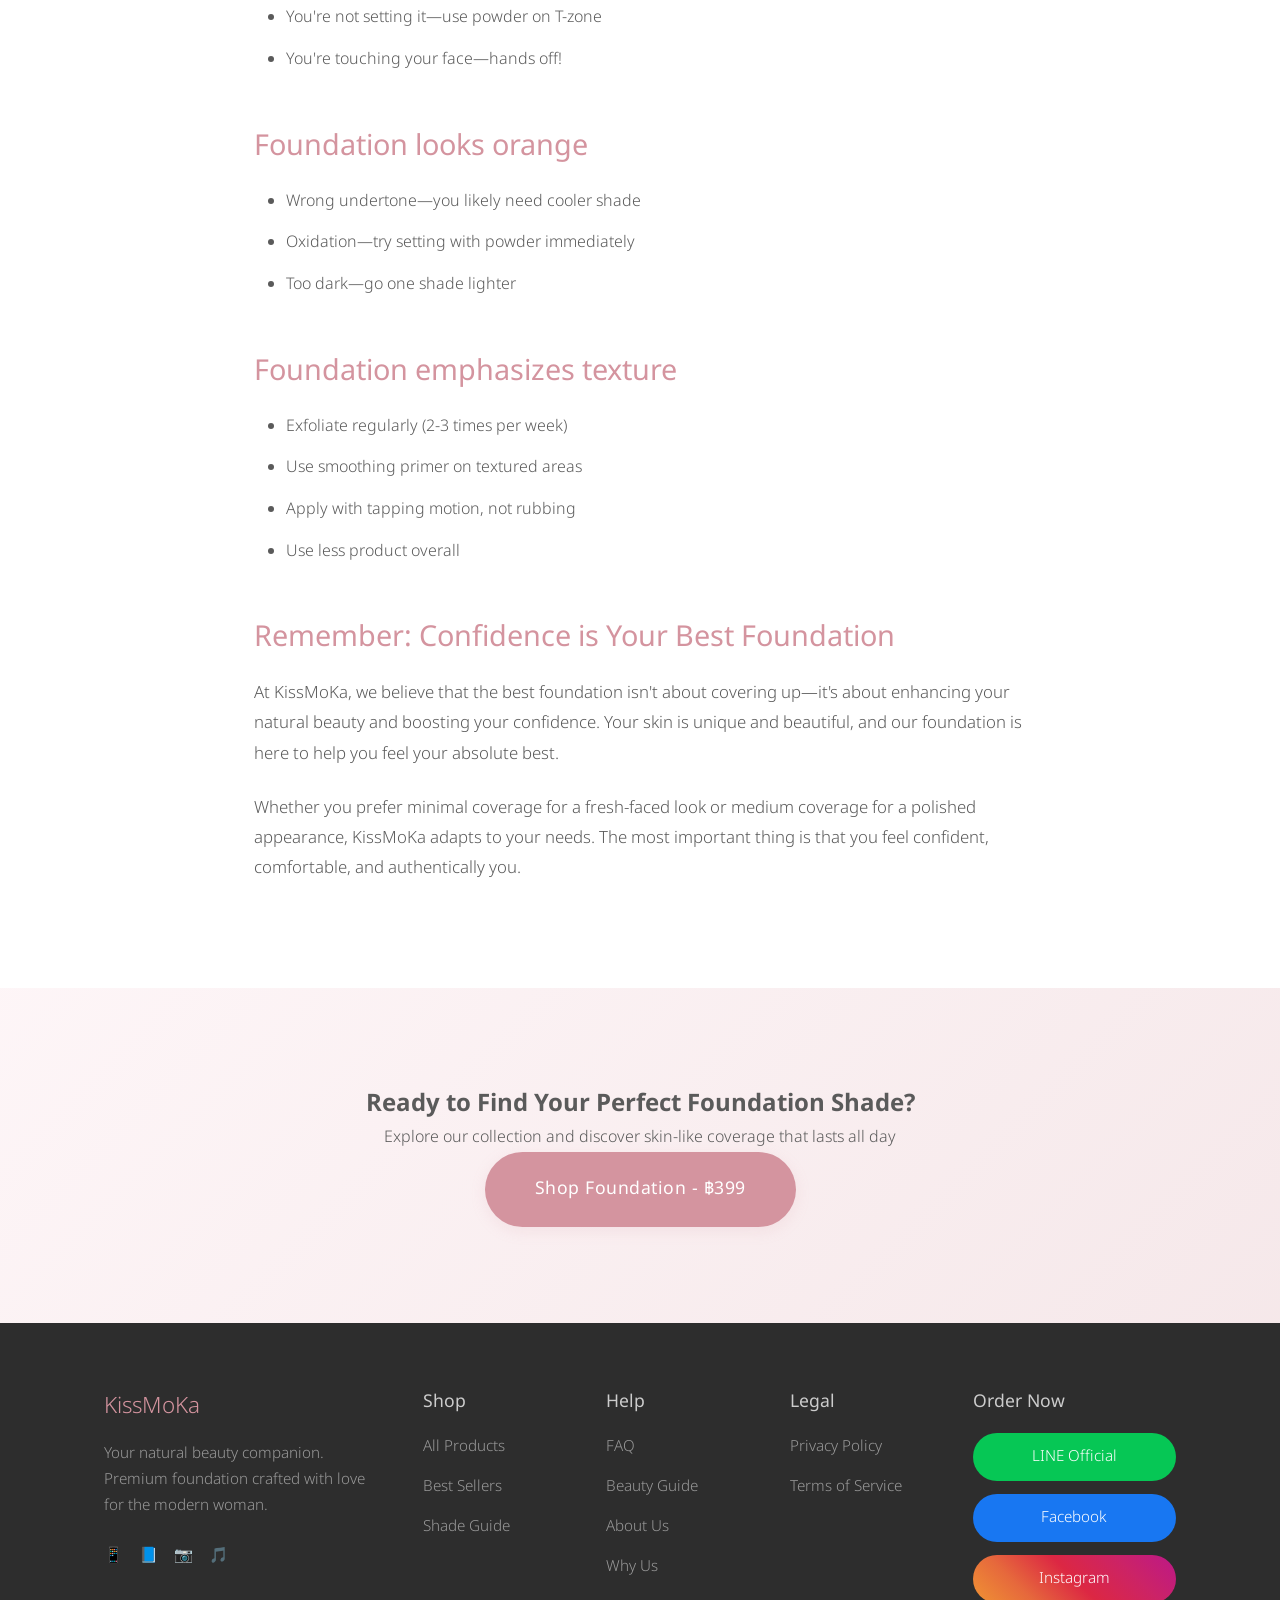
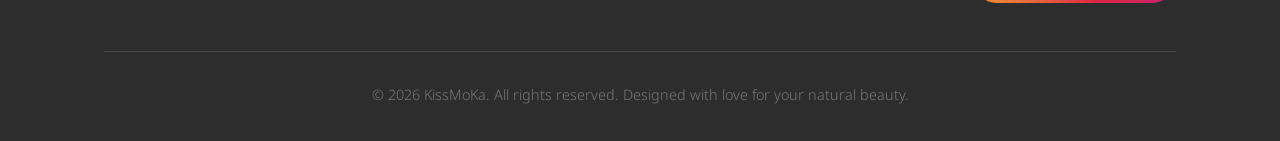
<file: content/index.html>
<!DOCTYPE html>
<html lang="en">
<head>
    <meta charset="UTF-8">
    <meta name="viewport" content="width=device-width, initial-scale=1.0">
    <title>Beauty Guide - KissMoKa Foundation</title>
    
    <!-- CRITICAL: Dark Mode Script - Must Load FIRST -->
<script>
    (function() {
        const darkMode = localStorage.getItem('darkMode');
        if (darkMode === 'enabled') {
            document.documentElement.classList.add('dark-mode');
        }
    })();
</script>
    
    <!-- Google Fonts - Noto Sans Thai -->
    <link rel="preconnect" href="https://fonts.googleapis.com">
    <link rel="preconnect" href="https://fonts.gstatic.com" crossorigin>
    <link href="https://fonts.googleapis.com/css2?family=Noto+Sans+Thai:wght@100;200;300;400;500;600;700&display=swap" rel="stylesheet">
    
    <link rel="stylesheet" href="../style.css">
    <link rel="icon" href="../favicon.ico" type="image/x-icon">
</head>
<body>
    <!-- Navigation -->
    <nav class="navbar">
        <div class="nav-container">
            <a href="../index.html" class="logo">KissMoKa</a>
            <button class="mobile-toggle" id="mobileToggle">
                <span></span>
                <span></span>
                <span></span>
            </button>
            <ul class="nav-menu" id="navMenu">
                <li><a href="../index.html" data-en="Home" data-th="หน้าแรก">Home</a></li>
                <li><a href="../product/index.html" data-en="Products" data-th="สินค้า">Products</a></li>
                <li><a href="../why-us/index.html" data-en="Why Us" data-th="ทำไมต้องเรา">Why Us</a></li>
                <li><a href="index.html" class="active" data-en="Beauty Guide" data-th="คู่มือความงาม">Beauty Guide</a></li>
                <li><a href="../faq/index.html" data-en="FAQ" data-th="คำถาม">FAQ</a></li>
            </ul>
            <div class="nav-extras">
                <button class="search-trigger" id="searchTrigger" aria-label="Search">
                    <svg width="20" height="20" viewBox="0 0 20 20" fill="none"><circle cx="9" cy="9" r="6" stroke="currentColor" stroke-width="2"/><path d="M15 15L13 13" stroke="currentColor" stroke-width="2" stroke-linecap="round"/></svg>
                </button>
                <div class="lang-toggle">
                    <button class="lang-btn active" data-lang="en">EN</button>
                    <button class="lang-btn" data-lang="th">TH</button>
                </div>
            </div>
        </div>
    </nav>
    <div class="search-overlay" id="searchOverlay">
        <div class="search-box">
            <div class="search-input-row">
                <svg width="18" height="18" viewBox="0 0 20 20" fill="none"><circle cx="9" cy="9" r="6" stroke="#d4949f" stroke-width="2"/><path d="M15 15L13 13" stroke="#d4949f" stroke-width="2" stroke-linecap="round"/></svg>
                <input class="search-input" id="searchInput" placeholder="Search shades, pages…" autocomplete="off">
                <button class="search-close" id="searchClose">&times;</button>
            </div>
            <div class="search-results" id="searchResults"></div>
        </div>
    </div>

    <!-- Page Header -->
    <section class="page-header">
        <h1 class="page-title">Foundation Beauty Guide</h1>
        <p class="page-description">Expert tips and tricks for flawless, natural-looking foundation application.</p>
    </section>

    <!-- Main Content -->
    <section class="content-section">
        <div class="content-wrapper">
            <h2>The Art of Natural Foundation Application</h2>
            <p>Achieving a flawless, natural-looking base is the foundation of any great makeup look. At KissMoKa, we've perfected the art of skin-like coverage, and we want to share our secrets with you.</p>

            <h3>What is "Skin-Like" Foundation?</h3>
            <p>Skin-like foundation is about creating a flawless complexion that looks like naturally perfect skin—not makeup. It's coverage that evens out your skin tone, covers imperfections, yet still lets your skin breathe and show through. The key is using products and techniques that enhance rather than mask your natural beauty.</p>

            <h3>The Perfect Foundation Routine</h3>
            
            <h3>Step 1: Prep Your Skin</h3>
            <p>Great foundation starts with great skincare. Follow these steps for the perfect canvas:</p>
            <ul>
                <li><strong>Cleanse:</strong> Start with a gentle cleanser to remove oil and impurities</li>
                <li><strong>Tone:</strong> Balance your skin's pH with a hydrating toner</li>
                <li><strong>Moisturize:</strong> Apply a lightweight moisturizer and let it absorb for 2-3 minutes</li>
                <li><strong>Prime (Optional):</strong> Use primer on areas that need extra smoothing or oil control</li>
                <li><strong>Sunscreen:</strong> KissMoKa has SPF 30, but you can layer additional protection if needed</li>
            </ul>

            <p><em>Pro Tip: Don't skip moisturizer! Even if you have oily skin, hydrated skin holds foundation better and prevents caking.</em></p>

            <h3>Step 2: Choose Your Application Method</h3>
            <p>There are three main ways to apply foundation. Each gives a different finish:</p>

            <h3>Beauty Sponge (Recommended for Beginners)</h3>
            <ul>
                <li>Dampen your sponge and squeeze out excess water</li>
                <li>Provides sheer to medium coverage</li>
                <li>Creates a natural, skin-like finish</li>
                <li>Perfect for buffing product into skin seamlessly</li>
                <li>Bounce/stipple the sponge—don't drag!</li>
            </ul>

            <h3>Foundation Brush</h3>
            <ul>
                <li>Use a dense, flat-top brush or duo-fiber brush</li>
                <li>Provides medium to full coverage</li>
                <li>Creates a smooth, airbrushed finish</li>
                <li>Great for buildable coverage</li>
                <li>Buff in circular motions for seamless blending</li>
            </ul>

            <h3>Fingers (Our Secret Weapon!)</h3>
            <ul>
                <li>Warm the foundation with your fingertips</li>
                <li>Provides sheer, dewy coverage</li>
                <li>Most natural-looking finish</li>
                <li>Perfect for quick application</li>
                <li>The warmth helps foundation meld with your skin</li>
            </ul>

            <h3>Step 3: Apply Foundation Like a Pro</h3>
            <p>Follow these steps for flawless application:</p>
            <ol>
                <li><strong>Start with a small amount:</strong> You can always add more! Start with a pump or less</li>
                <li><strong>Apply to the center of your face:</strong> Dot foundation on forehead, nose, cheeks, and chin</li>
                <li><strong>Blend outward:</strong> Work from the center of your face toward your hairline and jawline</li>
                <li><strong>Build coverage where needed:</strong> Add extra product to blemishes or dark spots</li>
                <li><strong>Blend your jawline:</strong> Make sure there's no harsh line where foundation stops</li>
                <li><strong>Don't forget your neck:</strong> Blend a tiny bit down your neck for seamless transition</li>
            </ol>

            <h3>Step 4: Set (If Needed)</h3>
            <p>KissMoKa foundation has great staying power, but you can set it for extra longevity:</p>
            <ul>
                <li><strong>For oily skin:</strong> Use translucent powder on T-zone only</li>
                <li><strong>For normal/dry skin:</strong> Skip powder or use very lightly</li>
                <li><strong>For a dewy finish:</strong> Use a hydrating setting spray instead of powder</li>
            </ul>

            <h3>Finding Your Perfect Shade</h3>
            
            <h3>Understanding Undertones</h3>
            <p>Your undertone is the color beneath your skin's surface. It never changes, even if you tan or burn.</p>

            <h3>How to Determine Your Undertone:</h3>
            <ul>
                <li><strong>Vein Test:</strong> Look at your wrist veins in natural light
                    <ul>
                        <li>Blue/purple veins = Cool undertone</li>
                        <li>Green veins = Warm undertone</li>
                        <li>Mix of both = Neutral undertone</li>
                    </ul>
                </li>
                <li><strong>Jewelry Test:</strong> Which looks better on you?
                    <ul>
                        <li>Silver = Cool undertone</li>
                        <li>Gold = Warm undertone</li>
                        <li>Both = Neutral undertone</li>
                    </ul>
                </li>
                <li><strong>White Paper Test:</strong> Hold white paper next to your face
                    <ul>
                        <li>Pink/rosy = Cool undertone</li>
                        <li>Yellow/peachy = Warm undertone</li>
                        <li>Mix = Neutral undertone</li>
                    </ul>
                </li>
            </ul>

            <h3>KissMoKa Shade Guide by Undertone:</h3>
            <ul>
                <li><strong>Cool Undertones:</strong> Porcelain (01), Ivory (02)</li>
                <li><strong>Neutral Undertones:</strong> Ivory (02), Natural (04)</li>
                <li><strong>Warm Undertones:</strong> Beige (03), Honey (05), Tan (06), Caramel (07), Mocha (08)</li>
            </ul>

            <h3>Common Foundation Mistakes to Avoid</h3>
            <ul>
                <li><strong>Wrong shade:</strong> Test on your jawline, not your hand!</li>
                <li><strong>Applying to dry skin:</strong> Always moisturize first</li>
                <li><strong>Using too much product:</strong> Less is more—build coverage gradually</li>
                <li><strong>Forgetting to blend:</strong> Blend, blend, blend for seamless results</li>
                <li><strong>Oxidation panic:</strong> Wait 10 minutes after application—foundation may oxidize slightly</li>
                <li><strong>Skipping neck:</strong> Blend down your neck to avoid a mask-like appearance</li>
                <li><strong>Old tools:</strong> Clean your brushes and sponges weekly!</li>
            </ul>

            <h3>Foundation for Different Occasions</h3>
            
            <h3>For Class/University</h3>
            <p>Keep it natural and fresh:</p>
            <ul>
                <li>Use one pump of foundation</li>
                <li>Apply with damp sponge for sheer coverage</li>
                <li>Skip powder for a dewy finish</li>
                <li>Focus coverage on center of face</li>
                <li>Total time: 3-5 minutes</li>
            </ul>

            <h3>For Office/Work</h3>
            <p>Polished and professional:</p>
            <ul>
                <li>Use 1-1.5 pumps of foundation</li>
                <li>Apply with brush for medium coverage</li>
                <li>Set T-zone with powder</li>
                <li>Even out skin tone completely</li>
                <li>Total time: 5-8 minutes</li>
            </ul>

            <h3>For Special Events</h3>
            <p>Flawless and photo-ready:</p>
            <ul>
                <li>Use 1.5-2 pumps of foundation</li>
                <li>Apply with brush, then blend with sponge</li>
                <li>Build coverage where needed</li>
                <li>Set with powder and setting spray</li>
                <li>Total time: 10-15 minutes</li>
            </ul>

            <h3>Seasonal Foundation Tips</h3>
            
            <h3>Hot & Humid Weather</h3>
            <ul>
                <li>Use oil-free moisturizer before foundation</li>
                <li>Apply foundation in thin layers</li>
                <li>Set T-zone with powder</li>
                <li>Use setting spray for extra staying power</li>
                <li>Blot excess oil instead of reapplying powder</li>
            </ul>

            <h3>Cold & Dry Weather</h3>
            <ul>
                <li>Use richer moisturizer before foundation</li>
                <li>Skip powder or use very sparingly</li>
                <li>Add facial oil to foundation for extra glow</li>
                <li>Use hydrating setting spray</li>
                <li>Keep lip balm handy</li>
            </ul>

            <h3>Advanced Techniques</h3>
            
            <h3>Color Correcting Before Foundation</h3>
            <ul>
                <li><strong>Green corrector:</strong> Neutralizes redness (acne, rosacea)</li>
                <li><strong>Peach/Orange corrector:</strong> Neutralizes dark circles (for medium-deep skin)</li>
                <li><strong>Pink corrector:</strong> Brightens dark circles (for fair skin)</li>
                <li><strong>Purple corrector:</strong> Brightens sallow, yellow tones</li>
            </ul>

            <h3>Mixing Foundations</h3>
            <p>Don't have your exact shade? Mix two shades!</p>
            <ul>
                <li>Mix lighter and darker shades to create your perfect match</li>
                <li>Adjust ratio seasonally (more light in winter, more dark in summer)</li>
                <li>Mix on the back of your hand before applying</li>
            </ul>

            <h3>Foundation Care & Hygiene</h3>
            <p>Keep your foundation fresh and your skin healthy:</p>
            <ul>
                <li><strong>Storage:</strong> Keep in cool, dry place away from sunlight</li>
                <li><strong>Shelf life:</strong> Use within 12 months of opening</li>
                <li><strong>Clean tools:</strong> Wash brushes weekly, sponges every 3-4 uses</li>
                <li><strong>Pump hygiene:</strong> Wipe pump clean after each use</li>
                <li><strong>Don't share:</strong> Foundation is personal—don't share to prevent bacteria transfer</li>
            </ul>

            <h3>Troubleshooting Common Issues</h3>
            
            <h3>Foundation looks cakey</h3>
            <ul>
                <li>You're using too much product—use less!</li>
                <li>Your skin is too dry—moisturize better</li>
                <li>You're over-powdering—skip or reduce powder</li>
            </ul>

            <h3>Foundation disappears quickly</h3>
            <ul>
                <li>Your skin is too oily—use oil-free moisturizer and primer</li>
                <li>You're not setting it—use powder on T-zone</li>
                <li>You're touching your face—hands off!</li>
            </ul>

            <h3>Foundation looks orange</h3>
            <ul>
                <li>Wrong undertone—you likely need cooler shade</li>
                <li>Oxidation—try setting with powder immediately</li>
                <li>Too dark—go one shade lighter</li>
            </ul>

            <h3>Foundation emphasizes texture</h3>
            <ul>
                <li>Exfoliate regularly (2-3 times per week)</li>
                <li>Use smoothing primer on textured areas</li>
                <li>Apply with tapping motion, not rubbing</li>
                <li>Use less product overall</li>
            </ul>

            <h3>Remember: Confidence is Your Best Foundation</h3>
            <p>At KissMoKa, we believe that the best foundation isn't about covering up—it's about enhancing your natural beauty and boosting your confidence. Your skin is unique and beautiful, and our foundation is here to help you feel your absolute best.</p>
            
            <p>Whether you prefer minimal coverage for a fresh-faced look or medium coverage for a polished appearance, KissMoKa adapts to your needs. The most important thing is that you feel confident, comfortable, and authentically you.</p>
        </div>
    </section>

    <!-- CTA Section -->
    <section class="cta-section">
        <div class="container">
            <h2>Ready to Find Your Perfect Foundation Shade?</h2>
            <p>Explore our collection and discover skin-like coverage that lasts all day</p>
            <a href="../product/index.html" class="btn btn-primary btn-large">Shop Foundation - ฿399</a>
        </div>
    </section>

    <!-- Footer -->
    <footer class="footer">
        <div class="container">
            <div class="footer-content">
                <div class="footer-section">
                    <h3>KissMoKa</h3>
                    <p>Your natural beauty companion. Premium foundation crafted with love for the modern woman.</p>
                    <div class="footer-social">
                        <a href="https://lin.ee/KissMoKa" target="_blank">📱</a>
                        <a href="https://www.facebook.com/kissmoka" target="_blank">📘</a>
                        <a href="https://www.instagram.com/kissmoka.official" target="_blank">📷</a>
                        <a href="https://www.tiktok.com/@kissmoka" target="_blank">🎵</a>
                    </div>
                </div>

                <div class="footer-section">
                    <h4>Shop</h4>
                    <ul>
                        <li><a href="../product/index.html">All Products</a></li>
                        <li><a href="../product/index.html#bestsellers">Best Sellers</a></li>
                        <li><a href="index.html">Shade Guide</a></li>
                    </ul>
                </div>

                <div class="footer-section">
                    <h4>Help</h4>
                    <ul>
                        <li><a href="../faq/index.html">FAQ</a></li>
                        <li><a href="index.html">Beauty Guide</a></li>
                        <li><a href="../info/index.html">About Us</a></li>
                        <li><a href="../why-us/index.html">Why Us</a></li>
                    </ul>
                </div>

                <div class="footer-section">
                    <h4>Legal</h4>
                    <ul>
                        <li><a href="../policy/privacy.html">Privacy Policy</a></li>
                        <li><a href="../policy/terms.html">Terms of Service</a></li>
                    </ul>
                </div>

                <div class="footer-section">
                    <h4>Order Now</h4>
                    <div class="social-buttons">
                        <a href="https://lin.ee/KissMoKa" target="_blank" class="social-btn line">LINE Official</a>
                        <a href="https://www.facebook.com/kissmoka" target="_blank" class="social-btn facebook">Facebook</a>
                        <a href="https://www.instagram.com/kissmoka.official" target="_blank" class="social-btn instagram">Instagram</a>
                    </div>
                </div>
            </div>

            <div class="footer-bottom">
                <p>&copy; 2026 KissMoKa. All rights reserved. Designed with love for your natural beauty.</p>
            </div>
        </div>
    </footer>

    <script src="../script.js"></script>
</body>
</html>
</file>
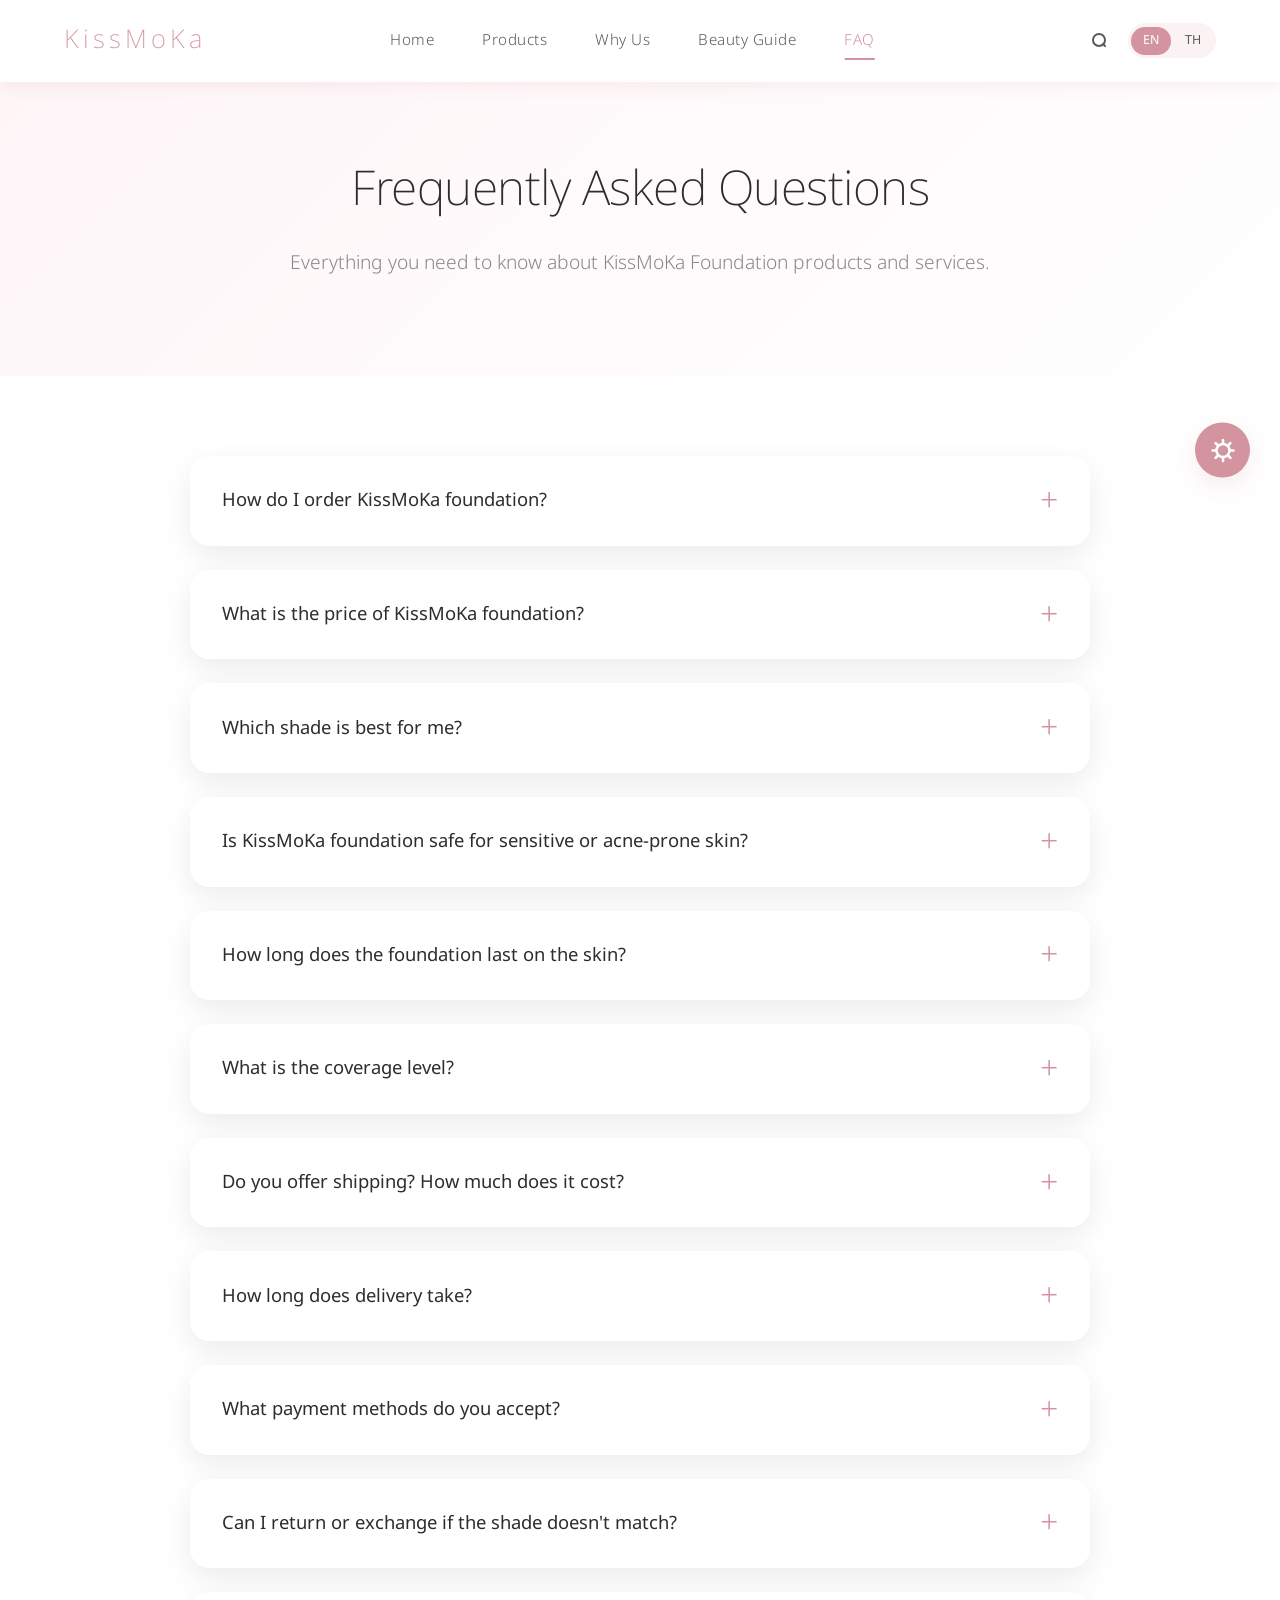
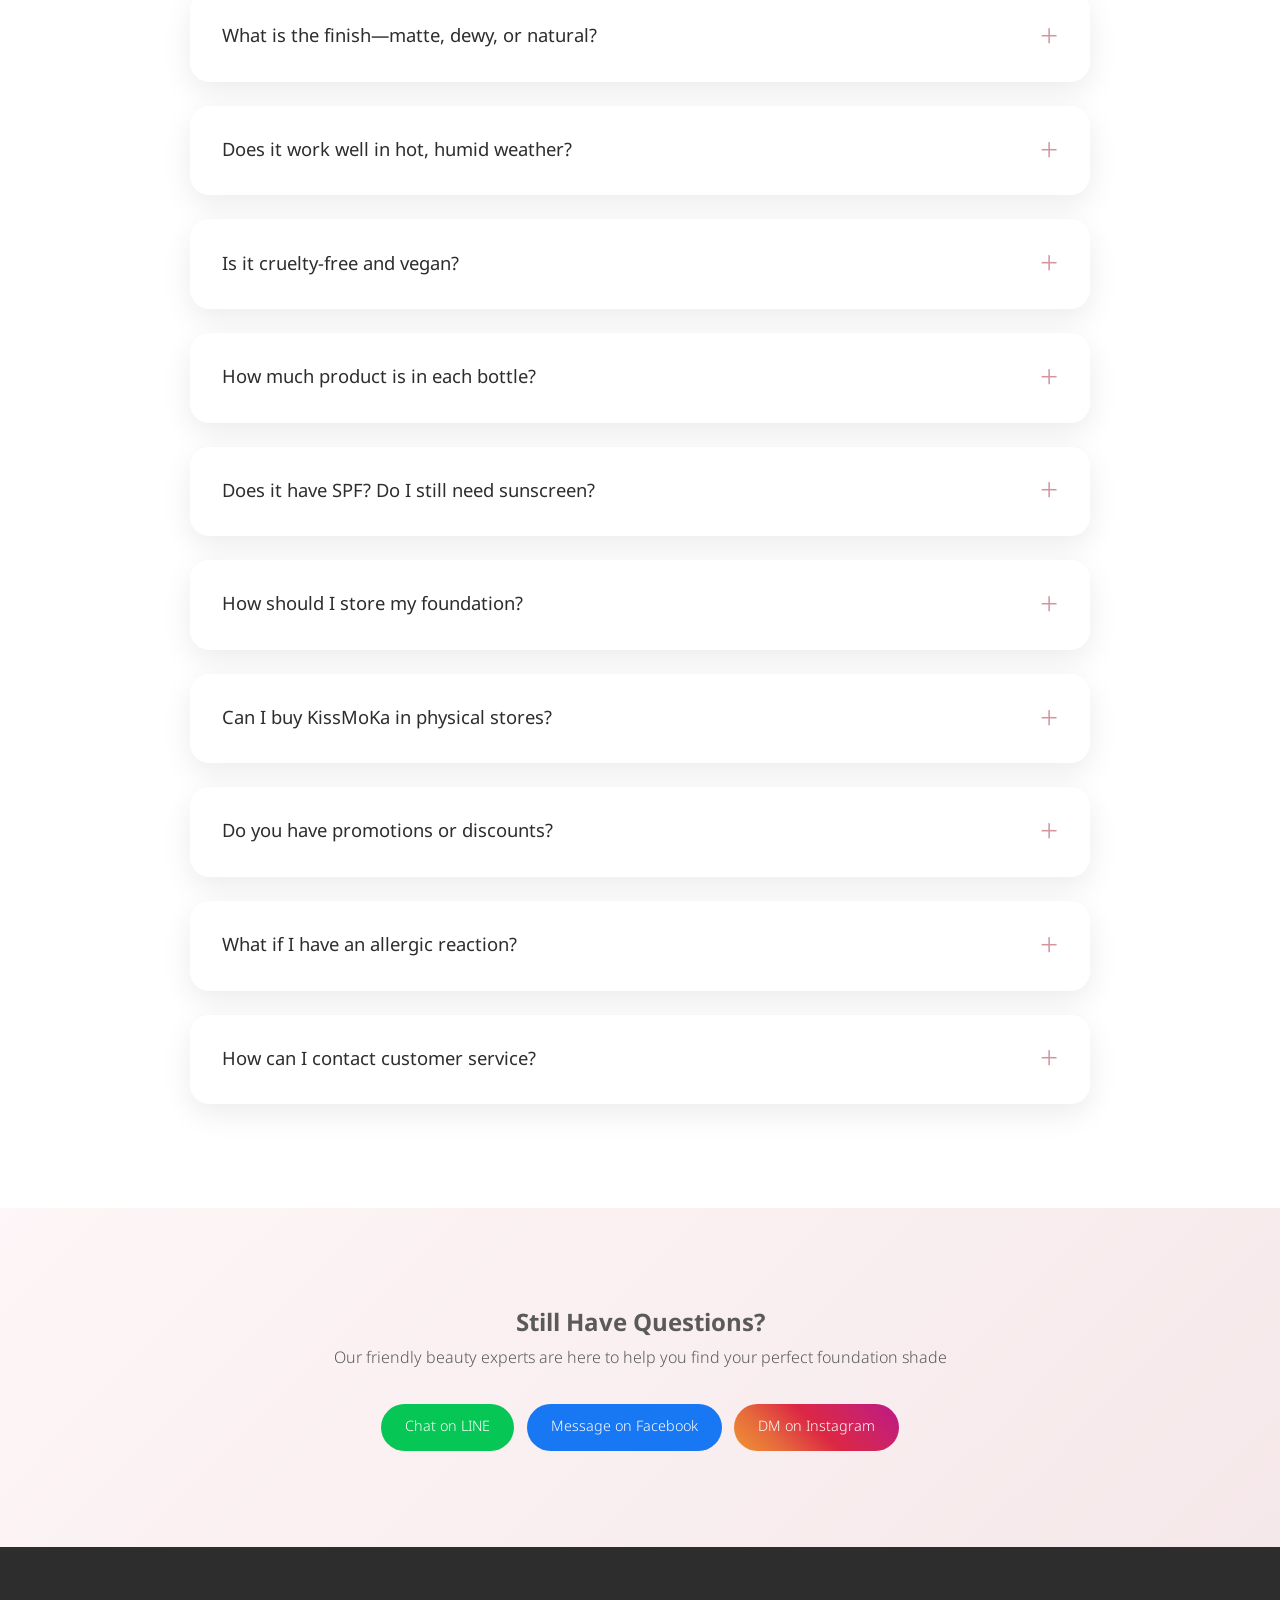
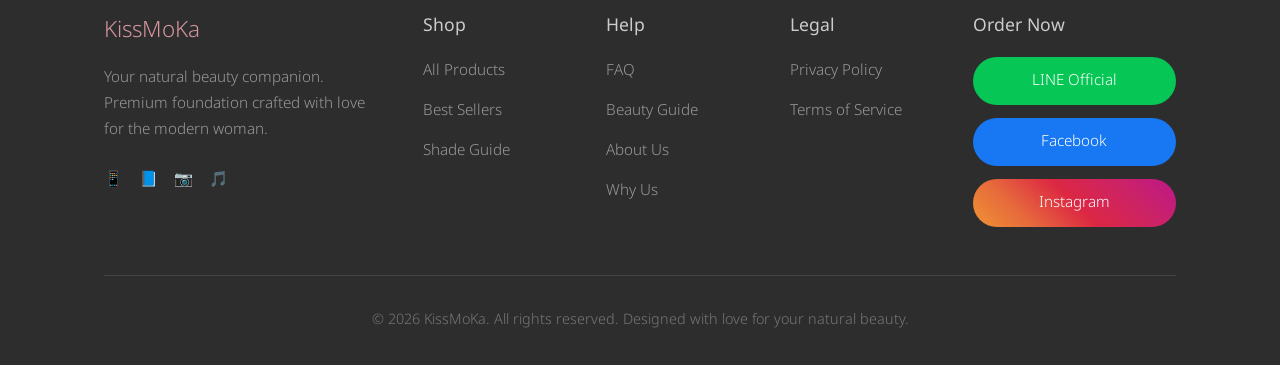
<file: faq/index.html>
<!DOCTYPE html>
<html lang="en">
<head>
    <meta charset="UTF-8">
    <meta name="viewport" content="width=device-width, initial-scale=1.0">
    <title>FAQ - KissMoKa Foundation</title>

    <!-- CRITICAL: Dark Mode Script - Must Load FIRST -->
<script>
    (function() {
        const darkMode = localStorage.getItem('darkMode');
        if (darkMode === 'enabled') {
            document.documentElement.classList.add('dark-mode');
        }
    })();
</script>
    
    <!-- Google Fonts - Noto Sans Thai -->
    <link rel="preconnect" href="https://fonts.googleapis.com">
    <link rel="preconnect" href="https://fonts.gstatic.com" crossorigin>
    <link href="https://fonts.googleapis.com/css2?family=Noto+Sans+Thai:wght@100;200;300;400;500;600;700&display=swap" rel="stylesheet">
    
    <link rel="stylesheet" href="../style.css">
    <link rel="icon" href="../favicon.ico" type="image/x-icon">
</head>
<body>
    <!-- Navigation -->
    <nav class="navbar">
        <div class="nav-container">
            <a href="../index.html" class="logo">KissMoKa</a>
            <button class="mobile-toggle" id="mobileToggle">
                <span></span>
                <span></span>
                <span></span>
            </button>
            <ul class="nav-menu" id="navMenu">
                <li><a href="../index.html" data-en="Home" data-th="หน้าแรก">Home</a></li>
                <li><a href="../product/index.html" data-en="Products" data-th="สินค้า">Products</a></li>
                <li><a href="../why-us/index.html" data-en="Why Us" data-th="ทำไมต้องเรา">Why Us</a></li>
                <li><a href="../content/index.html" data-en="Beauty Guide" data-th="คู่มือความงาม">Beauty Guide</a></li>
                <li><a href="index.html" class="active" data-en="FAQ" data-th="คำถาม">FAQ</a></li>
            </ul>
            <div class="nav-extras">
                <button class="search-trigger" id="searchTrigger" aria-label="Search">
                    <svg width="20" height="20" viewBox="0 0 20 20" fill="none"><circle cx="9" cy="9" r="6" stroke="currentColor" stroke-width="2"/><path d="M15 15L13 13" stroke="currentColor" stroke-width="2" stroke-linecap="round"/></svg>
                </button>
                <div class="lang-toggle">
                    <button class="lang-btn active" data-lang="en">EN</button>
                    <button class="lang-btn" data-lang="th">TH</button>
                </div>
            </div>
        </div>
    </nav>
    <div class="search-overlay" id="searchOverlay">
        <div class="search-box">
            <div class="search-input-row">
                <svg width="18" height="18" viewBox="0 0 20 20" fill="none"><circle cx="9" cy="9" r="6" stroke="#d4949f" stroke-width="2"/><path d="M15 15L13 13" stroke="#d4949f" stroke-width="2" stroke-linecap="round"/></svg>
                <input class="search-input" id="searchInput" placeholder="Search shades, pages…" autocomplete="off">
                <button class="search-close" id="searchClose">&times;</button>
            </div>
            <div class="search-results" id="searchResults"></div>
        </div>
    </div>

    <!-- Page Header -->
    <section class="page-header">
        <h1 class="page-title">Frequently Asked Questions</h1>
        <p class="page-description">Everything you need to know about KissMoKa Foundation products and services.</p>
    </section>

    <!-- FAQ Section -->
    <section class="content-section">
        <div class="container">
            <div class="faq-container">
                <!-- FAQ Item 1 -->
                <div class="faq-item">
                    <div class="faq-question">
                        <h3>How do I order KissMoKa foundation?</h3>
                        <span class="faq-toggle">+</span>
                    </div>
                    <div class="faq-answer">
                        <div class="faq-answer-content">
                            You can order through our social media channels: LINE Official, Facebook, or Instagram. Simply click on any product's "Order Now" button, and it will direct you to our LINE Official account where our team will assist you. You can also message us directly on any platform with your chosen shade and delivery details.
                        </div>
                    </div>
                </div>

                <!-- FAQ Item 2 -->
                <div class="faq-item">
                    <div class="faq-question">
                        <h3>What is the price of KissMoKa foundation?</h3>
                        <span class="faq-toggle">+</span>
                    </div>
                    <div class="faq-answer">
                        <div class="faq-answer-content">
                            All KissMoKa foundations are priced at ฿399 per bottle (30ml). This includes SPF 30 protection and skincare ingredients like hyaluronic acid and vitamin E. We believe premium quality foundation should be accessible to students and young professionals.
                        </div>
                    </div>
                </div>

                <!-- FAQ Item 3 -->
                <div class="faq-item">
                    <div class="faq-question">
                        <h3>Which shade is best for me?</h3>
                        <span class="faq-toggle">+</span>
                    </div>
                    <div class="faq-answer">
                        <div class="faq-answer-content">
                            First, determine your undertone (cool, neutral, or warm) using the vein test or jewelry test. Then choose your depth: Light (01-03), Medium (04-06), or Deep (07-08). For fair skin with cool undertones, try Porcelain or Ivory. For medium warm skin, Natural or Honey work beautifully. For deep warm skin, Caramel or Mocha are perfect. Still unsure? Message us on LINE with a selfie in natural lighting, and we'll recommend your perfect match!
                        </div>
                    </div>
                </div>

                <!-- FAQ Item 4 -->
                <div class="faq-item">
                    <div class="faq-question">
                        <h3>Is KissMoKa foundation safe for sensitive or acne-prone skin?</h3>
                        <span class="faq-toggle">+</span>
                    </div>
                    <div class="faq-answer">
                        <div class="faq-answer-content">
                            Yes! KissMoKa foundation is dermatologically tested, non-comedogenic (won't clog pores), and formulated without parabens, sulfates, or fragrances. It's safe for sensitive and acne-prone skin. The formula includes skin-loving ingredients like hyaluronic acid and vitamin E that actually benefit your skin. However, if you have specific allergies, contact us for a full ingredient list.
                        </div>
                    </div>
                </div>

                <!-- FAQ Item 5 -->
                <div class="faq-item">
                    <div class="faq-question">
                        <h3>How long does the foundation last on the skin?</h3>
                        <span class="faq-toggle">+</span>
                    </div>
                    <div class="faq-answer">
                        <div class="faq-answer-content">
                            KissMoKa foundation is formulated for 12-hour wear. It stays fresh throughout your day without oxidizing, fading, or caking. For oily skin, we recommend setting the T-zone with powder for maximum longevity. The foundation is also transfer-resistant once set, so it won't rub off on your phone or clothes.
                        </div>
                    </div>
                </div>

                <!-- FAQ Item 6 -->
                <div class="faq-item">
                    <div class="faq-question">
                        <h3>What is the coverage level?</h3>
                        <span class="faq-toggle">+</span>
                    </div>
                    <div class="faq-answer">
                        <div class="faq-answer-content">
                            KissMoKa foundation offers buildable coverage from sheer to medium. One layer gives you a natural, skin-like finish that evens out your complexion. Two layers provide medium coverage that conceals blemishes and discoloration while still looking natural. You can customize the coverage based on your needs and preferences.
                        </div>
                    </div>
                </div>

                <!-- FAQ Item 7 -->
                <div class="faq-item">
                    <div class="faq-question">
                        <h3>Do you offer shipping? How much does it cost?</h3>
                        <span class="faq-toggle">+</span>
                    </div>
                    <div class="faq-answer">
                        <div class="faq-answer-content">
                            Yes, we ship throughout Thailand. Shipping costs: Bangkok and surrounding areas (฿40-60), other provinces (฿60-100). Orders over ฿800 (2+ bottles) qualify for free shipping nationwide! Contact us through LINE or Facebook for exact shipping rates to your area.
                        </div>
                    </div>
                </div>

                <!-- FAQ Item 8 -->
                <div class="faq-item">
                    <div class="faq-question">
                        <h3>How long does delivery take?</h3>
                        <span class="faq-toggle">+</span>
                    </div>
                    <div class="faq-answer">
                        <div class="faq-answer-content">
                            For Bangkok and surrounding areas: 1-3 business days. For other provinces: 3-5 business days. We ship orders within 24 hours of payment confirmation. You'll receive a tracking number via LINE or your preferred platform once your order ships.
                        </div>
                    </div>
                </div>

                <!-- FAQ Item 9 -->
                <div class="faq-item">
                    <div class="faq-question">
                        <h3>What payment methods do you accept?</h3>
                        <span class="faq-toggle">+</span>
                    </div>
                    <div class="faq-answer">
                        <div class="faq-answer-content">
                            We accept: bank transfer, PromptPay, mobile banking, and cash on delivery (select areas only). Payment instructions will be provided when you place your order through our social media channels. All transactions are secure and your financial information is protected.
                        </div>
                    </div>
                </div>

                <!-- FAQ Item 10 -->
                <div class="faq-item">
                    <div class="faq-question">
                        <h3>Can I return or exchange if the shade doesn't match?</h3>
                        <span class="faq-toggle">+</span>
                    </div>
                    <div class="faq-answer">
                        <div class="faq-answer-content">
                            We accept returns and exchanges within 7 days of delivery if the product is unopened and in original condition. For hygiene reasons, we cannot accept returns of opened foundation unless there's a manufacturing defect. To avoid shade issues, we recommend messaging us for personalized shade matching before ordering. If you receive a defective product, contact us immediately with photos for a replacement or refund.
                        </div>
                    </div>
                </div>

                <!-- FAQ Item 11 -->
                <div class="faq-item">
                    <div class="faq-question">
                        <h3>What is the finish—matte, dewy, or natural?</h3>
                        <span class="faq-toggle">+</span>
                    </div>
                    <div class="faq-answer">
                        <div class="faq-answer-content">
                            KissMoKa foundation has a natural, skin-like finish—not too matte, not too dewy. It gives a healthy, radiant glow that looks like real skin. For oily skin, you can set with powder for a more matte finish. For dry skin, skip powder or add a drop of facial oil for extra dewiness. The versatile formula adapts to your preference!
                        </div>
                    </div>
                </div>

                <!-- FAQ Item 12 -->
                <div class="faq-item">
                    <div class="faq-question">
                        <h3>Does it work well in hot, humid weather?</h3>
                        <span class="faq-toggle">+</span>
                    </div>
                    <div class="faq-answer">
                        <div class="faq-answer-content">
                            Yes! KissMoKa foundation is specifically formulated for Asian climates. It's humidity-resistant, transfer-resistant, and stays fresh in hot weather. For extra staying power in humid conditions, use an oil-free moisturizer, set your T-zone with powder, and finish with setting spray. The lightweight formula won't feel heavy or slide off in the heat.
                        </div>
                    </div>
                </div>

                <!-- FAQ Item 13 -->
                <div class="faq-item">
                    <div class="faq-question">
                        <h3>Is it cruelty-free and vegan?</h3>
                        <span class="faq-toggle">+</span>
                    </div>
                    <div class="faq-answer">
                        <div class="faq-answer-content">
                            KissMoKa is 100% cruelty-free! We never test on animals at any stage of product development. While our foundation formula is not fully vegan (it contains some natural derivatives), we're committed to ethical beauty practices. Contact us for specific ingredient information if you have concerns.
                        </div>
                    </div>
                </div>

                <!-- FAQ Item 14 -->
                <div class="faq-item">
                    <div class="faq-question">
                        <h3>How much product is in each bottle?</h3>
                        <span class="faq-toggle">+</span>
                    </div>
                    <div class="faq-answer">
                        <div class="faq-answer-content">
                            Each bottle contains 30ml of foundation with a pump dispenser for easy, hygienic application. With daily use, one bottle typically lasts 2-3 months. The pump ensures you dispense the perfect amount each time without waste.
                        </div>
                    </div>
                </div>

                <!-- FAQ Item 15 -->
                <div class="faq-item">
                    <div class="faq-question">
                        <h3>Does it have SPF? Do I still need sunscreen?</h3>
                        <span class="faq-toggle">+</span>
                    </div>
                    <div class="faq-answer">
                        <div class="faq-answer-content">
                            Yes! KissMoKa foundation has SPF 30 broad-spectrum protection. For daily activities, this is sufficient sun protection. However, if you'll be outdoors for extended periods, we recommend layering additional sunscreen underneath. The SPF in our foundation is an added bonus, not a replacement for dedicated sun protection during intense sun exposure.
                        </div>
                    </div>
                </div>

                <!-- FAQ Item 16 -->
                <div class="faq-item">
                    <div class="faq-question">
                        <h3>How should I store my foundation?</h3>
                        <span class="faq-toggle">+</span>
                    </div>
                    <div class="faq-answer">
                        <div class="faq-answer-content">
                            Store your foundation in a cool, dry place away from direct sunlight and heat. Avoid leaving it in your car or bathroom (humidity can affect the formula). Keep the cap tightly closed when not in use. Proper storage helps maintain the quality and extends the shelf life. Use within 12 months of opening for best results.
                        </div>
                    </div>
                </div>

                <!-- FAQ Item 17 -->
                <div class="faq-item">
                    <div class="faq-question">
                        <h3>Can I buy KissMoKa in physical stores?</h3>
                        <span class="faq-toggle">+</span>
                    </div>
                    <div class="faq-answer">
                        <div class="faq-answer-content">
                            Currently, KissMoKa is available exclusively online through our social media channels (LINE, Facebook, Instagram). This direct-to-consumer model allows us to keep prices affordable while maintaining premium quality. We're exploring retail partnerships for the future—follow us on social media for updates!
                        </div>
                    </div>
                </div>

                <!-- FAQ Item 18 -->
                <div class="faq-item">
                    <div class="faq-question">
                        <h3>Do you have promotions or discounts?</h3>
                        <span class="faq-toggle">+</span>
                    </div>
                    <div class="faq-answer">
                        <div class="faq-answer-content">
                            Yes! We regularly run promotions including: buy 2 get free shipping, student discounts, bundle deals, and seasonal sales. Follow us on LINE, Facebook, Instagram, and TikTok to stay updated on flash sales and exclusive offers. We also have special first-time customer discounts—ask us when you order!
                        </div>
                    </div>
                </div>

                <!-- FAQ Item 19 -->
                <div class="faq-item">
                    <div class="faq-question">
                        <h3>What if I have an allergic reaction?</h3>
                        <span class="faq-toggle">+</span>
                    </div>
                    <div class="faq-answer">
                        <div class="faq-answer-content">
                            While our foundation is dermatologically tested and safe for most users, individual reactions can vary. If you experience any irritation, redness, or discomfort, discontinue use immediately and wash off the product. Consult a healthcare professional if symptoms persist. Contact us right away—we'll provide a full refund and work with you to understand what caused the reaction. Your skin's health is our top priority.
                        </div>
                    </div>
                </div>

                <!-- FAQ Item 20 -->
                <div class="faq-item">
                    <div class="faq-question">
                        <h3>How can I contact customer service?</h3>
                        <span class="faq-toggle">+</span>
                    </div>
                    <div class="faq-answer">
                        <div class="faq-answer-content">
                            Reach us through: LINE Official (fastest response for orders and shade matching), Facebook Messenger, Instagram DM, or TikTok. Our customer service team is available Monday-Saturday, 9:00 AM - 6:00 PM (Thailand time). We typically respond within 1-2 hours during business hours. For urgent matters, LINE Official is your best option!
                        </div>
                    </div>
                </div>
            </div>
        </div>
    </section>

    <!-- Contact CTA -->
    <section class="cta-section">
        <div class="container">
            <h2>Still Have Questions?</h2>
            <p>Our friendly beauty experts are here to help you find your perfect foundation shade</p>
            <div class="social-buttons" style="justify-content: center; margin-top: 2rem; flex-direction: row; flex-wrap: wrap;">
                <a href="https://lin.ee/KissMoKa" target="_blank" class="social-btn line">Chat on LINE</a>
                <a href="https://www.facebook.com/kissmoka" target="_blank" class="social-btn facebook">Message on Facebook</a>
                <a href="https://www.instagram.com/kissmoka.official" target="_blank" class="social-btn instagram">DM on Instagram</a>
            </div>
        </div>
    </section>

    <!-- Footer -->
    <footer class="footer">
        <div class="container">
            <div class="footer-content">
                <div class="footer-section">
                    <h3>KissMoKa</h3>
                    <p>Your natural beauty companion. Premium foundation crafted with love for the modern woman.</p>
                    <div class="footer-social">
                        <a href="https://lin.ee/KissMoKa" target="_blank">📱</a>
                        <a href="https://www.facebook.com/kissmoka" target="_blank">📘</a>
                        <a href="https://www.instagram.com/kissmoka.official" target="_blank">📷</a>
                        <a href="https://www.tiktok.com/@kissmoka" target="_blank">🎵</a>
                    </div>
                </div>

                <div class="footer-section">
                    <h4>Shop</h4>
                    <ul>
                        <li><a href="../product/index.html">All Products</a></li>
                        <li><a href="../product/index.html#bestsellers">Best Sellers</a></li>
                        <li><a href="../content/index.html">Shade Guide</a></li>
                    </ul>
                </div>

                <div class="footer-section">
                    <h4>Help</h4>
                    <ul>
                        <li><a href="index.html">FAQ</a></li>
                        <li><a href="../content/index.html">Beauty Guide</a></li>
                        <li><a href="../info/index.html">About Us</a></li>
                        <li><a href="../why-us/index.html">Why Us</a></li>
                    </ul>
                </div>

                <div class="footer-section">
                    <h4>Legal</h4>
                    <ul>
                        <li><a href="../policy/privacy.html">Privacy Policy</a></li>
                        <li><a href="../policy/terms.html">Terms of Service</a></li>
                    </ul>
                </div>

                <div class="footer-section">
                    <h4>Order Now</h4>
                    <div class="social-buttons">
                        <a href="https://lin.ee/KissMoKa" target="_blank" class="social-btn line">LINE Official</a>
                        <a href="https://www.facebook.com/kissmoka" target="_blank" class="social-btn facebook">Facebook</a>
                        <a href="https://www.instagram.com/kissmoka.official" target="_blank" class="social-btn instagram">Instagram</a>
                    </div>
                </div>
            </div>

            <div class="footer-bottom">
                <p>&copy; 2026 KissMoKa. All rights reserved. Designed with love for your natural beauty.</p>
            </div>
        </div>
    </footer>

    <script src="../script.js"></script>
</body>
</html>
</file>
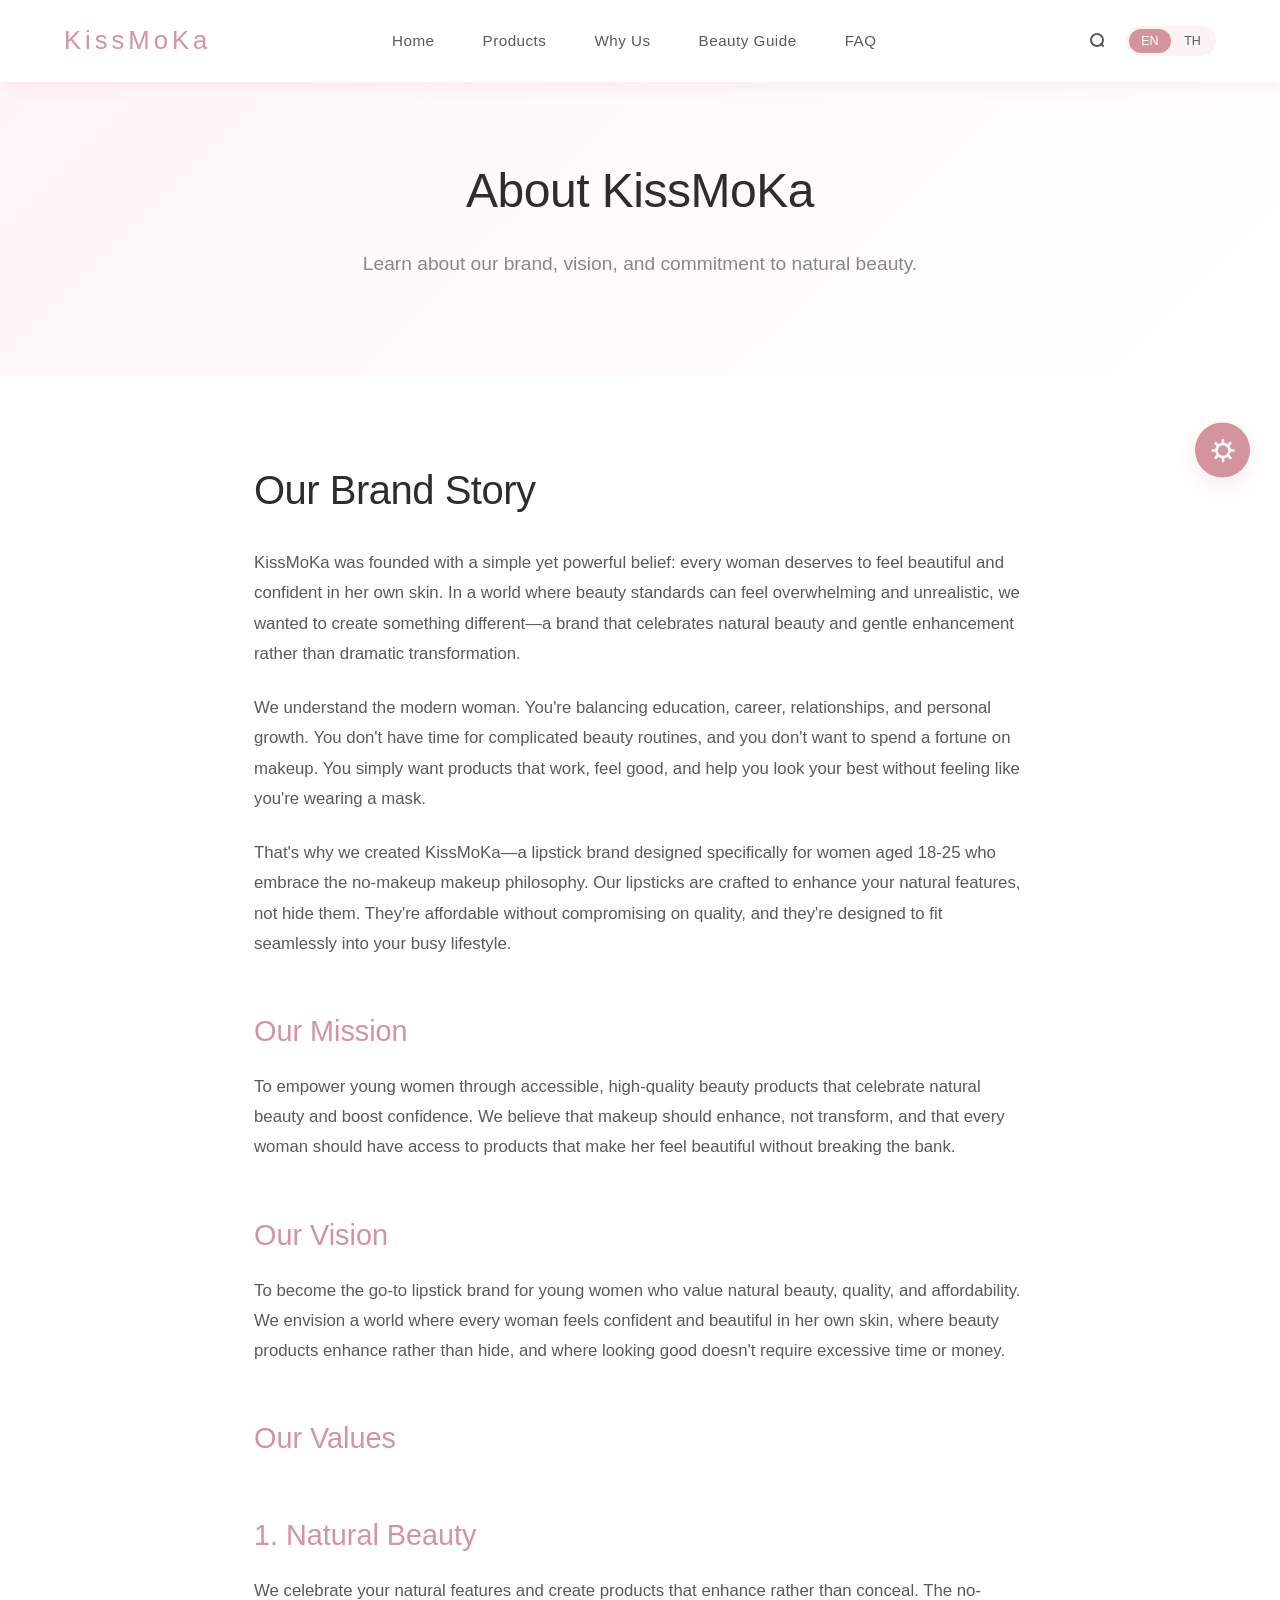
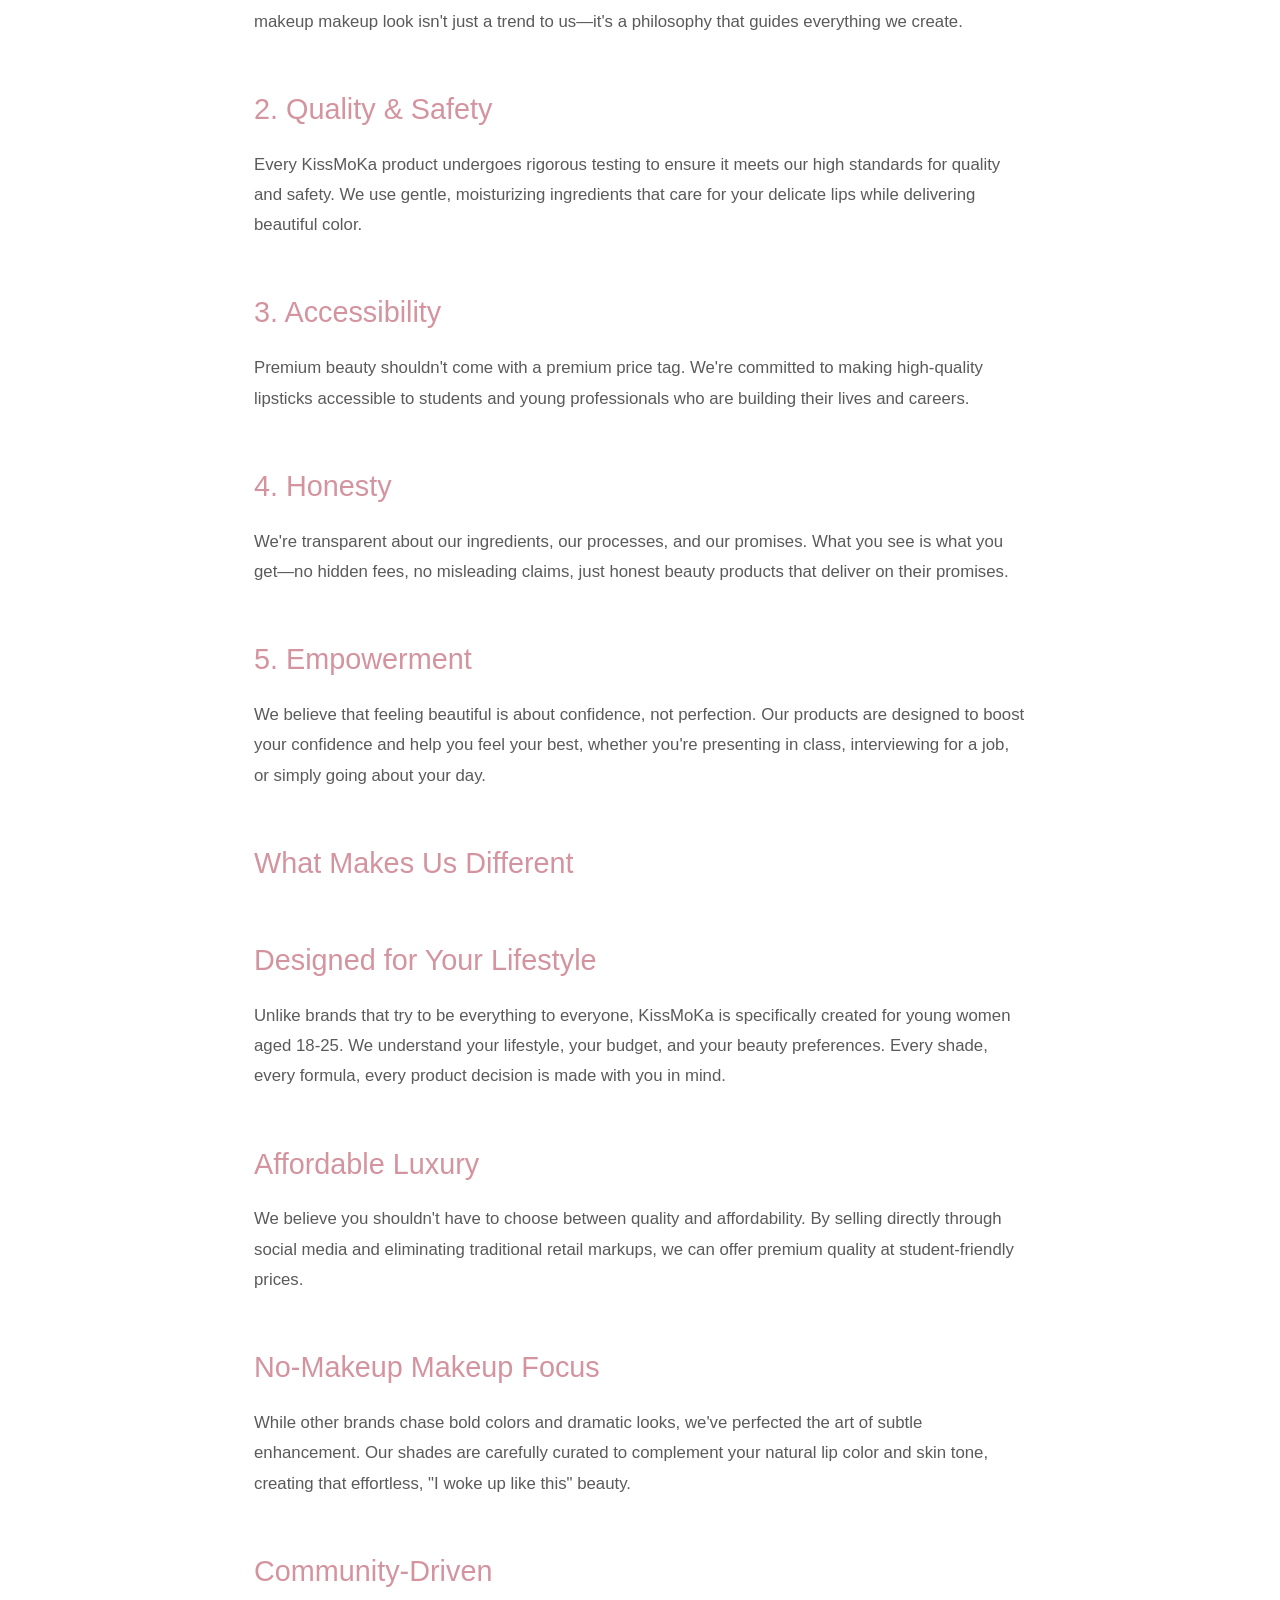
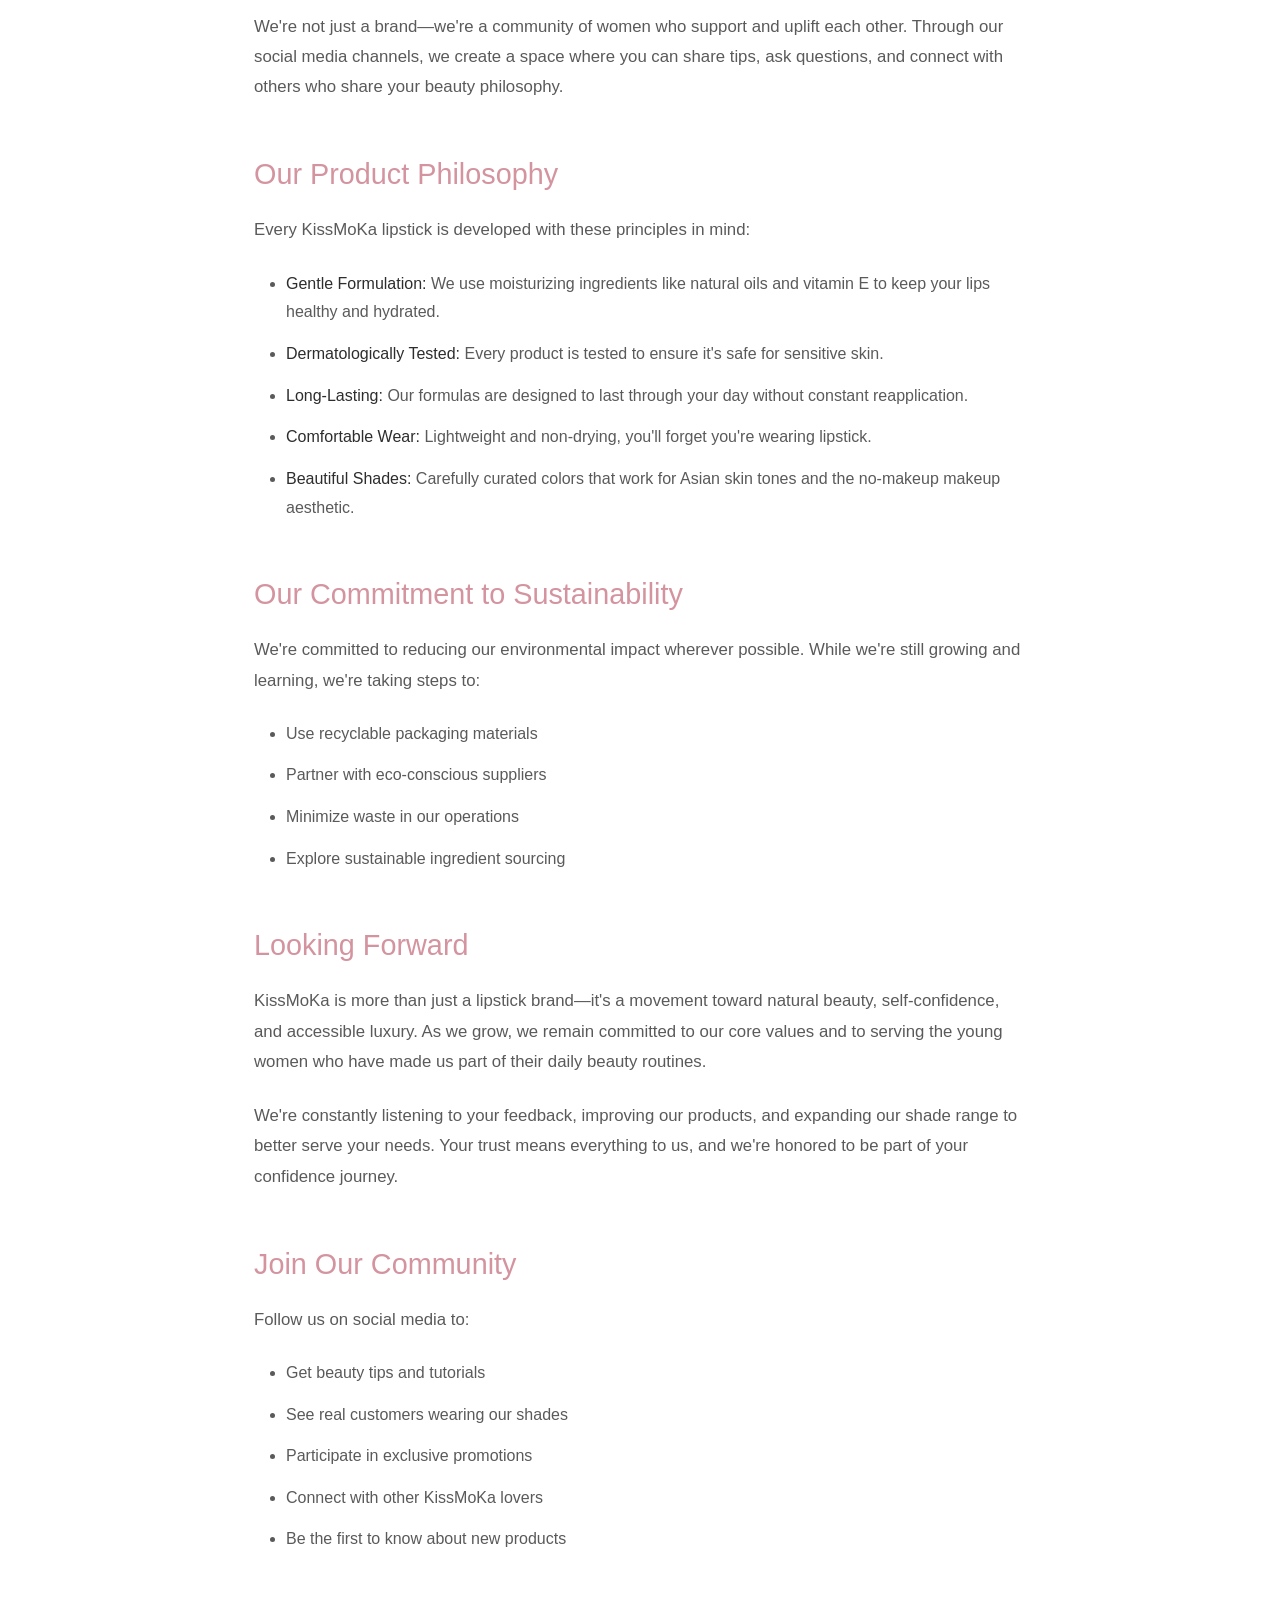
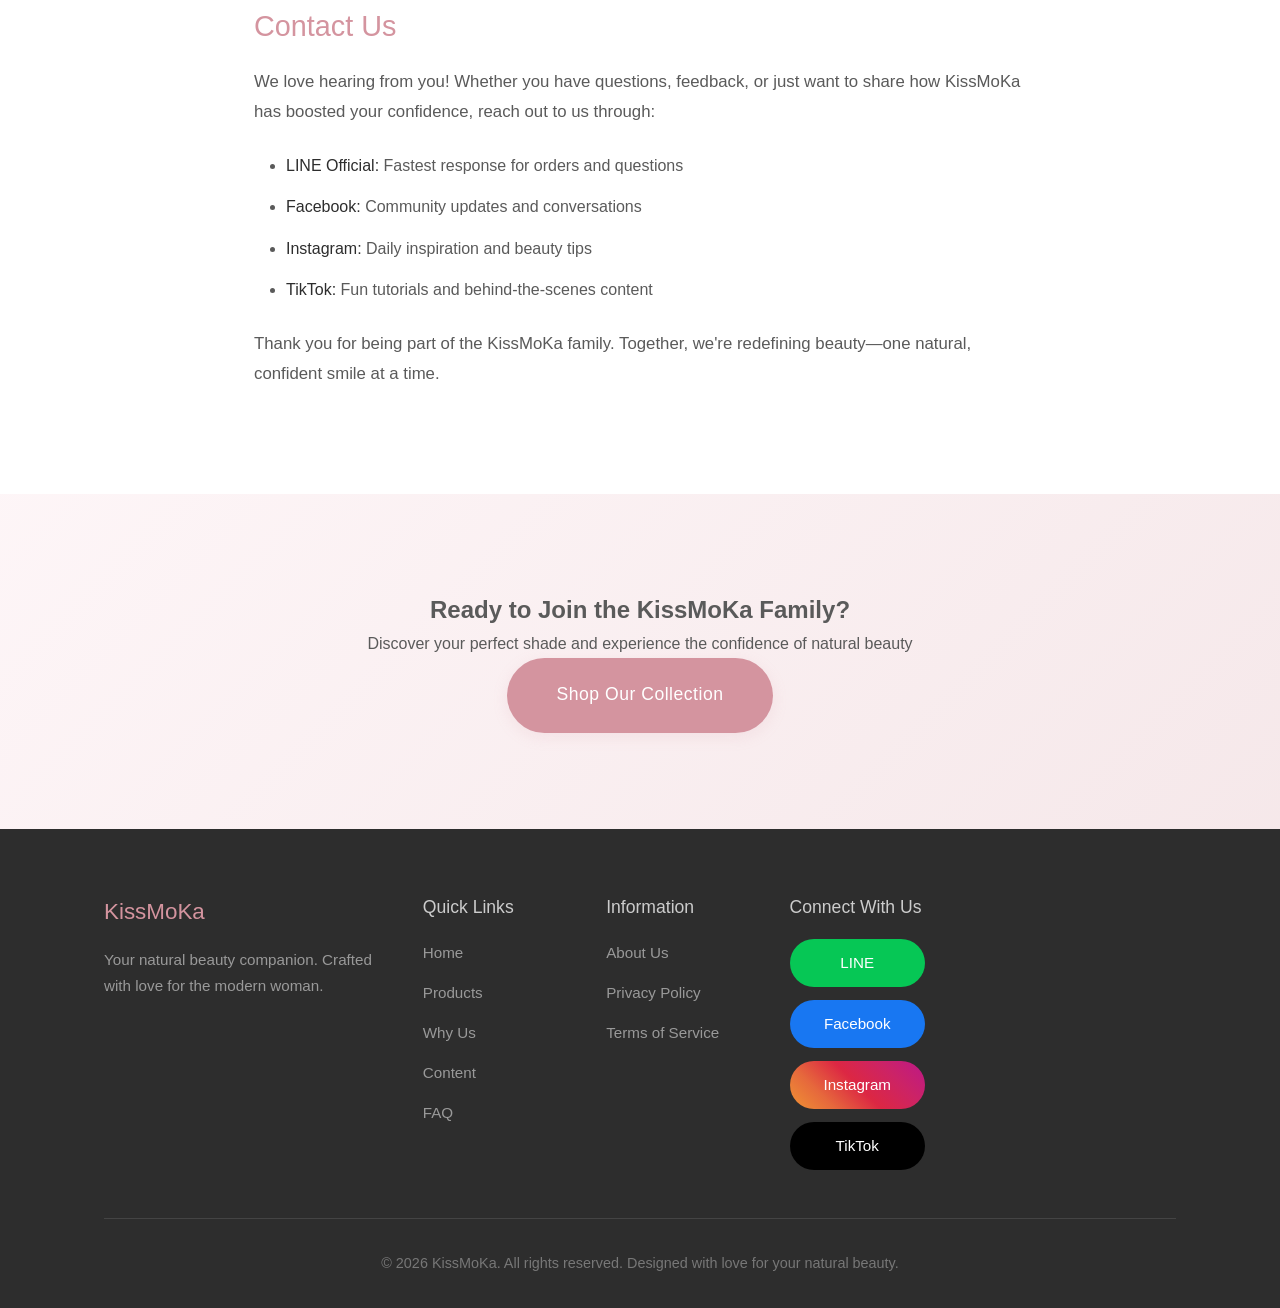
<file: info/index.html>
<!DOCTYPE html>
<html lang="en">
<head>
    <meta charset="UTF-8">
    <meta name="viewport" content="width=device-width, initial-scale=1.0">
    <title>About Us - KissMoKa</title>
    <link rel="stylesheet" href="../style.css">
    <link rel="icon" href="../favicon.ico" type="image/x-icon">
</head>

<!-- CRITICAL: Dark Mode Script - Must Load FIRST -->
<script>
    (function() {
        const darkMode = localStorage.getItem('darkMode');
        if (darkMode === 'enabled') {
            document.documentElement.classList.add('dark-mode');
        }
    })();
</script>

<body>
    <!-- Navigation -->
    <nav class="navbar">
        <div class="nav-container">
            <a href="../index.html" class="logo">KissMoKa</a>
            <button class="mobile-toggle" id="mobileToggle">
                <span></span>
                <span></span>
                <span></span>
            </button>
            <ul class="nav-menu" id="navMenu">
                <li><a href="../index.html" data-en="Home" data-th="หน้าแรก">Home</a></li>
                <li><a href="../product/index.html" data-en="Products" data-th="สินค้า">Products</a></li>
                <li><a href="../why-us/index.html" data-en="Why Us" data-th="ทำไมต้องเรา">Why Us</a></li>
                <li><a href="../content/index.html" data-en="Beauty Guide" data-th="คู่มือความงาม">Beauty Guide</a></li>
                <li><a href="../faq/index.html" data-en="FAQ" data-th="คำถาม">FAQ</a></li>
            </ul>
            <div class="nav-extras">
                <button class="search-trigger" id="searchTrigger" aria-label="Search">
                    <svg width="20" height="20" viewBox="0 0 20 20" fill="none"><circle cx="9" cy="9" r="6" stroke="currentColor" stroke-width="2"/><path d="M15 15L13 13" stroke="currentColor" stroke-width="2" stroke-linecap="round"/></svg>
                </button>
                <div class="lang-toggle">
                    <button class="lang-btn active" data-lang="en">EN</button>
                    <button class="lang-btn" data-lang="th">TH</button>
                </div>
            </div>
        </div>
    </nav>
    <div class="search-overlay" id="searchOverlay">
        <div class="search-box">
            <div class="search-input-row">
                <svg width="18" height="18" viewBox="0 0 20 20" fill="none"><circle cx="9" cy="9" r="6" stroke="#d4949f" stroke-width="2"/><path d="M15 15L13 13" stroke="#d4949f" stroke-width="2" stroke-linecap="round"/></svg>
                <input class="search-input" id="searchInput" placeholder="Search shades, pages…" autocomplete="off">
                <button class="search-close" id="searchClose">&times;</button>
            </div>
            <div class="search-results" id="searchResults"></div>
        </div>
    </div>

    <!-- Page Header -->
    <section class="page-header">
        <h1 class="page-title">About KissMoKa</h1>
        <p class="page-description">Learn about our brand, vision, and commitment to natural beauty.</p>
    </section>

    <!-- Main Content -->
    <section class="content-section">
        <div class="content-wrapper">
            <h2>Our Brand Story</h2>
            <p>KissMoKa was founded with a simple yet powerful belief: every woman deserves to feel beautiful and confident in her own skin. In a world where beauty standards can feel overwhelming and unrealistic, we wanted to create something different—a brand that celebrates natural beauty and gentle enhancement rather than dramatic transformation.</p>

            <p>We understand the modern woman. You're balancing education, career, relationships, and personal growth. You don't have time for complicated beauty routines, and you don't want to spend a fortune on makeup. You simply want products that work, feel good, and help you look your best without feeling like you're wearing a mask.</p>

            <p>That's why we created KissMoKa—a lipstick brand designed specifically for women aged 18-25 who embrace the no-makeup makeup philosophy. Our lipsticks are crafted to enhance your natural features, not hide them. They're affordable without compromising on quality, and they're designed to fit seamlessly into your busy lifestyle.</p>

            <h3>Our Mission</h3>
            <p>To empower young women through accessible, high-quality beauty products that celebrate natural beauty and boost confidence. We believe that makeup should enhance, not transform, and that every woman should have access to products that make her feel beautiful without breaking the bank.</p>

            <h3>Our Vision</h3>
            <p>To become the go-to lipstick brand for young women who value natural beauty, quality, and affordability. We envision a world where every woman feels confident and beautiful in her own skin, where beauty products enhance rather than hide, and where looking good doesn't require excessive time or money.</p>

            <h3>Our Values</h3>
            
            <h3>1. Natural Beauty</h3>
            <p>We celebrate your natural features and create products that enhance rather than conceal. The no-makeup makeup look isn't just a trend to us—it's a philosophy that guides everything we create.</p>

            <h3>2. Quality & Safety</h3>
            <p>Every KissMoKa product undergoes rigorous testing to ensure it meets our high standards for quality and safety. We use gentle, moisturizing ingredients that care for your delicate lips while delivering beautiful color.</p>

            <h3>3. Accessibility</h3>
            <p>Premium beauty shouldn't come with a premium price tag. We're committed to making high-quality lipsticks accessible to students and young professionals who are building their lives and careers.</p>

            <h3>4. Honesty</h3>
            <p>We're transparent about our ingredients, our processes, and our promises. What you see is what you get—no hidden fees, no misleading claims, just honest beauty products that deliver on their promises.</p>

            <h3>5. Empowerment</h3>
            <p>We believe that feeling beautiful is about confidence, not perfection. Our products are designed to boost your confidence and help you feel your best, whether you're presenting in class, interviewing for a job, or simply going about your day.</p>

            <h3>What Makes Us Different</h3>
            
            <h3>Designed for Your Lifestyle</h3>
            <p>Unlike brands that try to be everything to everyone, KissMoKa is specifically created for young women aged 18-25. We understand your lifestyle, your budget, and your beauty preferences. Every shade, every formula, every product decision is made with you in mind.</p>

            <h3>Affordable Luxury</h3>
            <p>We believe you shouldn't have to choose between quality and affordability. By selling directly through social media and eliminating traditional retail markups, we can offer premium quality at student-friendly prices.</p>

            <h3>No-Makeup Makeup Focus</h3>
            <p>While other brands chase bold colors and dramatic looks, we've perfected the art of subtle enhancement. Our shades are carefully curated to complement your natural lip color and skin tone, creating that effortless, "I woke up like this" beauty.</p>

            <h3>Community-Driven</h3>
            <p>We're not just a brand—we're a community of women who support and uplift each other. Through our social media channels, we create a space where you can share tips, ask questions, and connect with others who share your beauty philosophy.</p>

            <h3>Our Product Philosophy</h3>
            <p>Every KissMoKa lipstick is developed with these principles in mind:</p>
            <ul>
                <li><strong>Gentle Formulation:</strong> We use moisturizing ingredients like natural oils and vitamin E to keep your lips healthy and hydrated.</li>
                <li><strong>Dermatologically Tested:</strong> Every product is tested to ensure it's safe for sensitive skin.</li>
                <li><strong>Long-Lasting:</strong> Our formulas are designed to last through your day without constant reapplication.</li>
                <li><strong>Comfortable Wear:</strong> Lightweight and non-drying, you'll forget you're wearing lipstick.</li>
                <li><strong>Beautiful Shades:</strong> Carefully curated colors that work for Asian skin tones and the no-makeup makeup aesthetic.</li>
            </ul>

            <h3>Our Commitment to Sustainability</h3>
            <p>We're committed to reducing our environmental impact wherever possible. While we're still growing and learning, we're taking steps to:</p>
            <ul>
                <li>Use recyclable packaging materials</li>
                <li>Partner with eco-conscious suppliers</li>
                <li>Minimize waste in our operations</li>
                <li>Explore sustainable ingredient sourcing</li>
            </ul>

            <h3>Looking Forward</h3>
            <p>KissMoKa is more than just a lipstick brand—it's a movement toward natural beauty, self-confidence, and accessible luxury. As we grow, we remain committed to our core values and to serving the young women who have made us part of their daily beauty routines.</p>

            <p>We're constantly listening to your feedback, improving our products, and expanding our shade range to better serve your needs. Your trust means everything to us, and we're honored to be part of your confidence journey.</p>

            <h3>Join Our Community</h3>
            <p>Follow us on social media to:</p>
            <ul>
                <li>Get beauty tips and tutorials</li>
                <li>See real customers wearing our shades</li>
                <li>Participate in exclusive promotions</li>
                <li>Connect with other KissMoKa lovers</li>
                <li>Be the first to know about new products</li>
            </ul>

            <h3>Contact Us</h3>
            <p>We love hearing from you! Whether you have questions, feedback, or just want to share how KissMoKa has boosted your confidence, reach out to us through:</p>
            <ul>
                <li><strong>LINE Official:</strong> Fastest response for orders and questions</li>
                <li><strong>Facebook:</strong> Community updates and conversations</li>
                <li><strong>Instagram:</strong> Daily inspiration and beauty tips</li>
                <li><strong>TikTok:</strong> Fun tutorials and behind-the-scenes content</li>
            </ul>

            <p>Thank you for being part of the KissMoKa family. Together, we're redefining beauty—one natural, confident smile at a time.</p>
        </div>
    </section>

    <!-- CTA Section -->
    <section class="cta-section">
        <div class="container">
            <h2>Ready to Join the KissMoKa Family?</h2>
            <p>Discover your perfect shade and experience the confidence of natural beauty</p>
            <a href="../product/index.html" class="btn btn-primary btn-large">Shop Our Collection</a>
        </div>
    </section>

    <!-- Footer -->
    <footer class="footer">
        <div class="container">
            <div class="footer-content">
                <div class="footer-section">
                    <h3>KissMoKa</h3>
                    <p>Your natural beauty companion. Crafted with love for the modern woman.</p>
                </div>

                <div class="footer-section">
                    <h4>Quick Links</h4>
                    <ul>
                        <li><a href="../index.html">Home</a></li>
                        <li><a href="../product/index.html">Products</a></li>
                        <li><a href="../why-us/index.html">Why Us</a></li>
                        <li><a href="../content/index.html">Content</a></li>
                        <li><a href="../faq/index.html">FAQ</a></li>
                    </ul>
                </div>

                <div class="footer-section">
                    <h4>Information</h4>
                    <ul>
                        <li><a href="index.html">About Us</a></li>
                        <li><a href="../policy/privacy.html">Privacy Policy</a></li>
                        <li><a href="../policy/terms.html">Terms of Service</a></li>
                    </ul>
                </div>

                <div class="footer-section">
                    <h4>Connect With Us</h4>
                    <div class="social-buttons">
                        <a href="https://lin.ee/KissMoKa" target="_blank" class="social-btn line">LINE</a>
                        <a href="https://www.facebook.com/kissmoka" target="_blank" class="social-btn facebook">Facebook</a>
                        <a href="https://www.instagram.com/kissmoka.official" target="_blank" class="social-btn instagram">Instagram</a>
                        <a href="https://www.tiktok.com/@kissmoka" target="_blank" class="social-btn tiktok">TikTok</a>
                    </div>
                </div>
            </div>

            <div class="footer-bottom">
                <p>&copy; 2026 KissMoKa. All rights reserved. Designed with love for your natural beauty.</p>
            </div>
        </div>
    </footer>

    <script src="../script.js"></script>
</body>
</html>
</file>
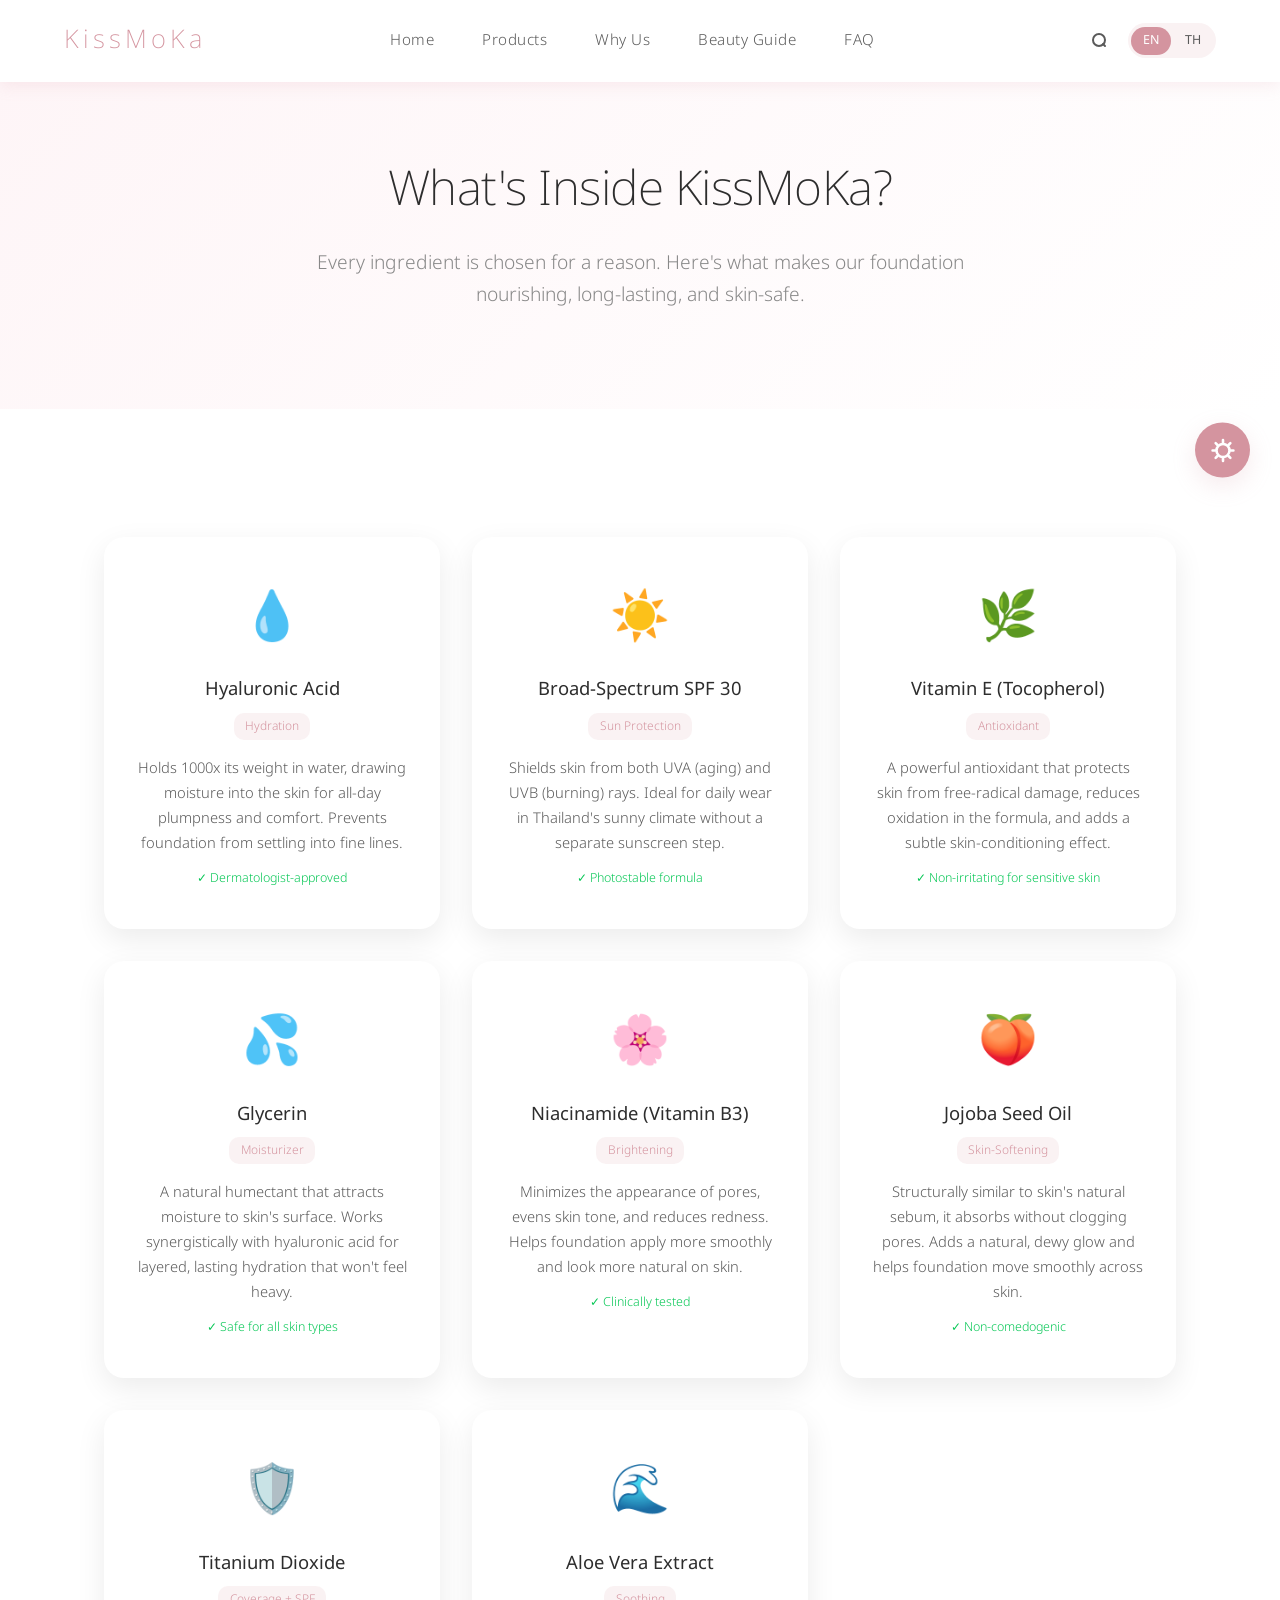
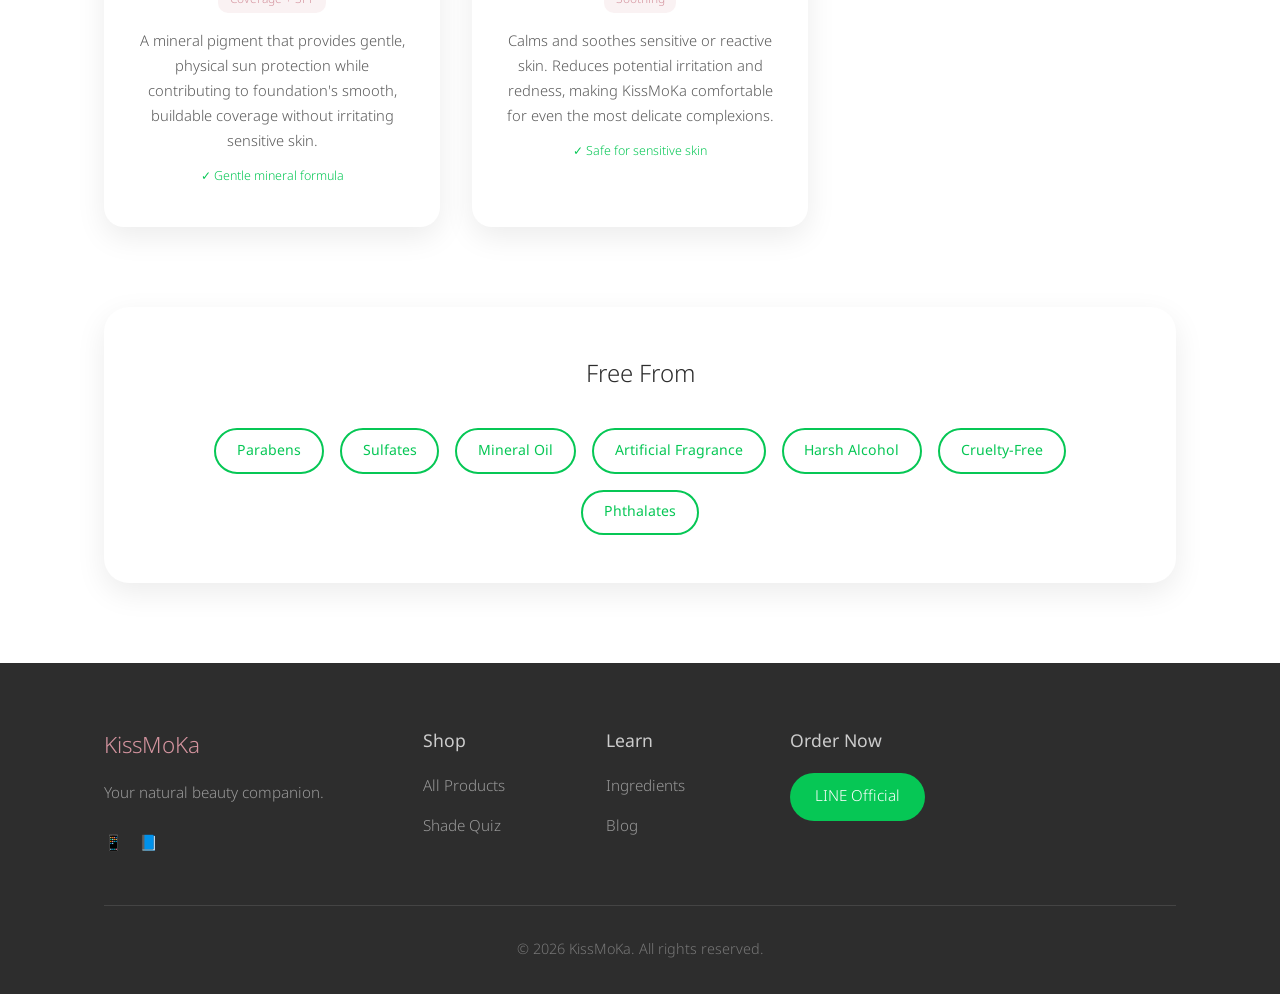
<file: ingredients/index.html>
<!DOCTYPE html>
<html lang="en">
<head>
    <meta charset="UTF-8">
    <meta name="viewport" content="width=device-width, initial-scale=1.0">
    <title>Ingredients - KissMoKa Foundation</title>
    <meta name="description" content="Discover the skin-loving ingredients inside KissMoKa Foundation. Hyaluronic acid, SPF 30, vitamin E, and more.">
    <meta property="og:title" content="KissMoKa Ingredients — What's Inside?">
    <meta name="theme-color" content="#d4949f">
    <link rel="manifest" href="../manifest.json">
    <script>(function(){const d=localStorage.getItem('darkMode');if(d==='enabled')document.documentElement.classList.add('dark-mode');})();</script>
    <link rel="preconnect" href="https://fonts.googleapis.com">
    <link rel="preconnect" href="https://fonts.gstatic.com" crossorigin>
    <link href="https://fonts.googleapis.com/css2?family=Noto+Sans+Thai:wght@100;200;300;400;500;600;700&display=swap" rel="stylesheet">
    <link rel="stylesheet" href="../style.css">
    <link rel="icon" href="../favicon.ico" type="image/x-icon">
</head>
<body>
    <nav class="navbar">
        <div class="nav-container">
            <a href="../index.html" class="logo">KissMoKa</a>
            <button class="mobile-toggle" id="mobileToggle"><span></span><span></span><span></span></button>
            <ul class="nav-menu" id="navMenu">
                <li><a href="../index.html" data-en="Home" data-th="หน้าแรก">Home</a></li>
                <li><a href="../product/index.html" data-en="Products" data-th="สินค้า">Products</a></li>
                <li><a href="../why-us/index.html" data-en="Why Us" data-th="ทำไมต้องเรา">Why Us</a></li>
                <li><a href="../content/index.html" data-en="Beauty Guide" data-th="คู่มือความงาม">Beauty Guide</a></li>
                <li><a href="../faq/index.html" data-en="FAQ" data-th="คำถาม">FAQ</a></li>
            </ul>
            <div class="nav-extras">
                <button class="search-trigger" id="searchTrigger" aria-label="Search">
                    <svg width="20" height="20" viewBox="0 0 20 20" fill="none"><circle cx="9" cy="9" r="6" stroke="currentColor" stroke-width="2"/><path d="M15 15L13 13" stroke="currentColor" stroke-width="2" stroke-linecap="round"/></svg>
                </button>
                <div class="lang-toggle">
                    <button class="lang-btn active" data-lang="en">EN</button>
                    <button class="lang-btn" data-lang="th">TH</button>
                </div>
            </div>
        </div>
    </nav>
    <div class="search-overlay" id="searchOverlay">
        <div class="search-box">
            <div class="search-input-row">
                <svg width="18" height="18" viewBox="0 0 20 20" fill="none"><circle cx="9" cy="9" r="6" stroke="#d4949f" stroke-width="2"/><path d="M15 15L13 13" stroke="#d4949f" stroke-width="2" stroke-linecap="round"/></svg>
                <input class="search-input" id="searchInput" placeholder="Search shades, pages…" autocomplete="off">
                <button class="search-close" id="searchClose">&times;</button>
            </div>
            <div class="search-results" id="searchResults"></div>
        </div>
    </div>

    <section class="page-header">
        <h1 class="page-title" data-en="What's Inside KissMoKa?" data-th="ส่วนผสมใน KissMoKa">What's Inside KissMoKa?</h1>
        <p class="page-description" data-en="Every ingredient is chosen for a reason. Here's what makes our foundation nourishing, long-lasting, and skin-safe." data-th="ทุกส่วนผสมมีเหตุผล นี่คือสิ่งที่ทำให้ฟาวเดชั่นของเราบำรุงผิว ติดทน และปลอดภัย">Every ingredient is chosen for a reason. Here's what makes our foundation nourishing, long-lasting, and skin-safe.</p>
    </section>

    <section class="content-section">
        <div class="container">
            <div class="ingredients-grid">
                <div class="ingredient-card">
                    <span class="ingredient-emoji">💧</span>
                    <h3 class="ingredient-name" data-en="Hyaluronic Acid" data-th="กรด Hyaluronic">Hyaluronic Acid</h3>
                    <span class="ingredient-tag" data-en="Hydration" data-th="ความชุ่มชื้น">Hydration</span>
                    <p class="ingredient-desc" data-en="Holds 1000x its weight in water, drawing moisture into the skin for all-day plumpness and comfort. Prevents foundation from settling into fine lines." data-th="ดูดซับน้ำได้ 1,000 เท่าของน้ำหนัก ช่วยให้ผิวชุ่มชื้นตลอดวัน และป้องกันไม่ให้ฟาวเดชั่นเกาะตามริ้วรอย">Holds 1000x its weight in water, drawing moisture into the skin for all-day plumpness and comfort. Prevents foundation from settling into fine lines.</p>
                    <p class="ingredient-safe">✓ Dermatologist-approved</p>
                </div>

                <div class="ingredient-card">
                    <span class="ingredient-emoji">☀️</span>
                    <h3 class="ingredient-name" data-en="Broad-Spectrum SPF 30" data-th="SPF 30 ป้องกันทั้ง UVA/UVB">Broad-Spectrum SPF 30</h3>
                    <span class="ingredient-tag" data-en="Sun Protection" data-th="ป้องกันแดด">Sun Protection</span>
                    <p class="ingredient-desc" data-en="Shields skin from both UVA (aging) and UVB (burning) rays. Ideal for daily wear in Thailand's sunny climate without a separate sunscreen step." data-th="ป้องกันรังสี UVA (ทำให้แก่) และ UVB (ทำให้ไหม้) เหมาะสำหรับการใช้ประจำวันในสภาพอากาศแดดแรงของไทย">Shields skin from both UVA (aging) and UVB (burning) rays. Ideal for daily wear in Thailand's sunny climate without a separate sunscreen step.</p>
                    <p class="ingredient-safe">✓ Photostable formula</p>
                </div>

                <div class="ingredient-card">
                    <span class="ingredient-emoji">🌿</span>
                    <h3 class="ingredient-name" data-en="Vitamin E (Tocopherol)" data-th="วิตามิน E (Tocopherol)">Vitamin E (Tocopherol)</h3>
                    <span class="ingredient-tag" data-en="Antioxidant" data-th="ต้านอนุมูลอิสระ">Antioxidant</span>
                    <p class="ingredient-desc" data-en="A powerful antioxidant that protects skin from free-radical damage, reduces oxidation in the formula, and adds a subtle skin-conditioning effect." data-th="สารต้านอนุมูลอิสระที่ทรงพลัง ช่วยปกป้องผิวจากอนุมูลอิสระและเพิ่มความนุ่มชุ่มให้ผิว">A powerful antioxidant that protects skin from free-radical damage, reduces oxidation in the formula, and adds a subtle skin-conditioning effect.</p>
                    <p class="ingredient-safe">✓ Non-irritating for sensitive skin</p>
                </div>

                <div class="ingredient-card">
                    <span class="ingredient-emoji">💦</span>
                    <h3 class="ingredient-name" data-en="Glycerin" data-th="กลีเซอรีน">Glycerin</h3>
                    <span class="ingredient-tag" data-en="Moisturizer" data-th="ให้ความชุ่มชื้น">Moisturizer</span>
                    <p class="ingredient-desc" data-en="A natural humectant that attracts moisture to skin's surface. Works synergistically with hyaluronic acid for layered, lasting hydration that won't feel heavy." data-th="สารดึงดูดความชื้นจากธรรมชาติ ทำงานร่วมกับกรด Hyaluronic เพื่อให้ความชุ่มชื้นอย่างต่อเนื่องโดยไม่รู้สึกหนักหน้า">A natural humectant that attracts moisture to skin's surface. Works synergistically with hyaluronic acid for layered, lasting hydration that won't feel heavy.</p>
                    <p class="ingredient-safe">✓ Safe for all skin types</p>
                </div>

                <div class="ingredient-card">
                    <span class="ingredient-emoji">🌸</span>
                    <h3 class="ingredient-name" data-en="Niacinamide (Vitamin B3)" data-th="ไนอาซินาไมด์ (วิตามิน B3)">Niacinamide (Vitamin B3)</h3>
                    <span class="ingredient-tag" data-en="Brightening" data-th="ผิวกระจ่างใส">Brightening</span>
                    <p class="ingredient-desc" data-en="Minimizes the appearance of pores, evens skin tone, and reduces redness. Helps foundation apply more smoothly and look more natural on skin." data-th="ลดการปรากฏของรูขุมขน ปรับสีผิวให้สม่ำเสมอ และลดความแดง ช่วยให้ฟาวเดชั่นเกลี่ยง่ายขึ้น">Minimizes the appearance of pores, evens skin tone, and reduces redness. Helps foundation apply more smoothly and look more natural on skin.</p>
                    <p class="ingredient-safe">✓ Clinically tested</p>
                </div>

                <div class="ingredient-card">
                    <span class="ingredient-emoji">🍑</span>
                    <h3 class="ingredient-name" data-en="Jojoba Seed Oil" data-th="น้ำมันเมล็ด Jojoba">Jojoba Seed Oil</h3>
                    <span class="ingredient-tag" data-en="Skin-Softening" data-th="ทำให้ผิวนุ่ม">Skin-Softening</span>
                    <p class="ingredient-desc" data-en="Structurally similar to skin's natural sebum, it absorbs without clogging pores. Adds a natural, dewy glow and helps foundation move smoothly across skin." data-th="มีโครงสร้างคล้ายซีบัมธรรมชาติของผิว ดูดซึมได้โดยไม่อุดตันรูขุมขน เพิ่มความกระจ่างใสและช่วยให้ฟาวเดชั่นเกลี่ยได้ลื่น">Structurally similar to skin's natural sebum, it absorbs without clogging pores. Adds a natural, dewy glow and helps foundation move smoothly across skin.</p>
                    <p class="ingredient-safe">✓ Non-comedogenic</p>
                </div>

                <div class="ingredient-card">
                    <span class="ingredient-emoji">🛡️</span>
                    <h3 class="ingredient-name" data-en="Titanium Dioxide" data-th="ไทเทเนียมไดออกไซด์">Titanium Dioxide</h3>
                    <span class="ingredient-tag" data-en="Coverage + SPF" data-th="คุ้มครองและกันแดด">Coverage + SPF</span>
                    <p class="ingredient-desc" data-en="A mineral pigment that provides gentle, physical sun protection while contributing to foundation's smooth, buildable coverage without irritating sensitive skin." data-th="สารแร่ธาตุที่ให้การป้องกันแสงแดดแบบฟิสิคัลอย่างอ่อนโยน พร้อมช่วยให้ฟาวเดชั่นแลดูเรียบเนียน">A mineral pigment that provides gentle, physical sun protection while contributing to foundation's smooth, buildable coverage without irritating sensitive skin.</p>
                    <p class="ingredient-safe">✓ Gentle mineral formula</p>
                </div>

                <div class="ingredient-card">
                    <span class="ingredient-emoji">🌊</span>
                    <h3 class="ingredient-name" data-en="Aloe Vera Extract" data-th="สารสกัดว่านหางจระเข้">Aloe Vera Extract</h3>
                    <span class="ingredient-tag" data-en="Soothing" data-th="ระงับการระคายเคือง">Soothing</span>
                    <p class="ingredient-desc" data-en="Calms and soothes sensitive or reactive skin. Reduces potential irritation and redness, making KissMoKa comfortable for even the most delicate complexions." data-th="ช่วยสงบและลดการระคายเคืองของผิวบอบบาง ทำให้ KissMoKa สวมใส่สบายแม้สำหรับผิวที่บอบบางที่สุด">Calms and soothes sensitive or reactive skin. Reduces potential irritation and redness, making KissMoKa comfortable for even the most delicate complexions.</p>
                    <p class="ingredient-safe">✓ Safe for sensitive skin</p>
                </div>
            </div>

            <div class="free-from-section">
                <h3 data-en="Free From" data-th="ปราศจาก">Free From</h3>
                <div class="free-from-grid">
                    <span class="free-from-item" data-en="Parabens" data-th="พาราเบน">Parabens</span>
                    <span class="free-from-item" data-en="Sulfates" data-th="ซัลเฟต">Sulfates</span>
                    <span class="free-from-item" data-en="Mineral Oil" data-th="น้ำมันแร่">Mineral Oil</span>
                    <span class="free-from-item" data-en="Artificial Fragrance" data-th="น้ำหอมสังเคราะห์">Artificial Fragrance</span>
                    <span class="free-from-item" data-en="Harsh Alcohol" data-th="แอลกอฮอล์">Harsh Alcohol</span>
                    <span class="free-from-item" data-en="Cruelty-Free" data-th="ไม่ทดสอบสัตว์">Cruelty-Free</span>
                    <span class="free-from-item" data-en="Phthalates" data-th="ฟทาเลต">Phthalates</span>
                </div>
            </div>
        </div>
    </section>

    <footer class="footer">
        <div class="container">
            <div class="footer-content">
                <div class="footer-section">
                    <h3>KissMoKa</h3>
                    <p>Your natural beauty companion.</p>
                    <div class="footer-social">
                        <a href="https://lin.ee/KissMoKa" target="_blank">📱</a>
                        <a href="https://www.facebook.com/kissmoka" target="_blank">📘</a>
                    </div>
                </div>
                <div class="footer-section">
                    <h4>Shop</h4>
                    <ul><li><a href="../product/index.html">All Products</a></li><li><a href="../quiz/index.html">Shade Quiz</a></li></ul>
                </div>
                <div class="footer-section">
                    <h4>Learn</h4>
                    <ul><li><a href="index.html">Ingredients</a></li><li><a href="../blog/index.html">Blog</a></li></ul>
                </div>
                <div class="footer-section">
                    <h4>Order Now</h4>
                    <div class="social-buttons">
                        <a href="https://lin.ee/KissMoKa" target="_blank" class="social-btn line">LINE Official</a>
                    </div>
                </div>
            </div>
            <div class="footer-bottom"><p>&copy; 2026 KissMoKa. All rights reserved.</p></div>
        </div>
    </footer>
    <script src="../script.js"></script>
</body>
</html>
</file>
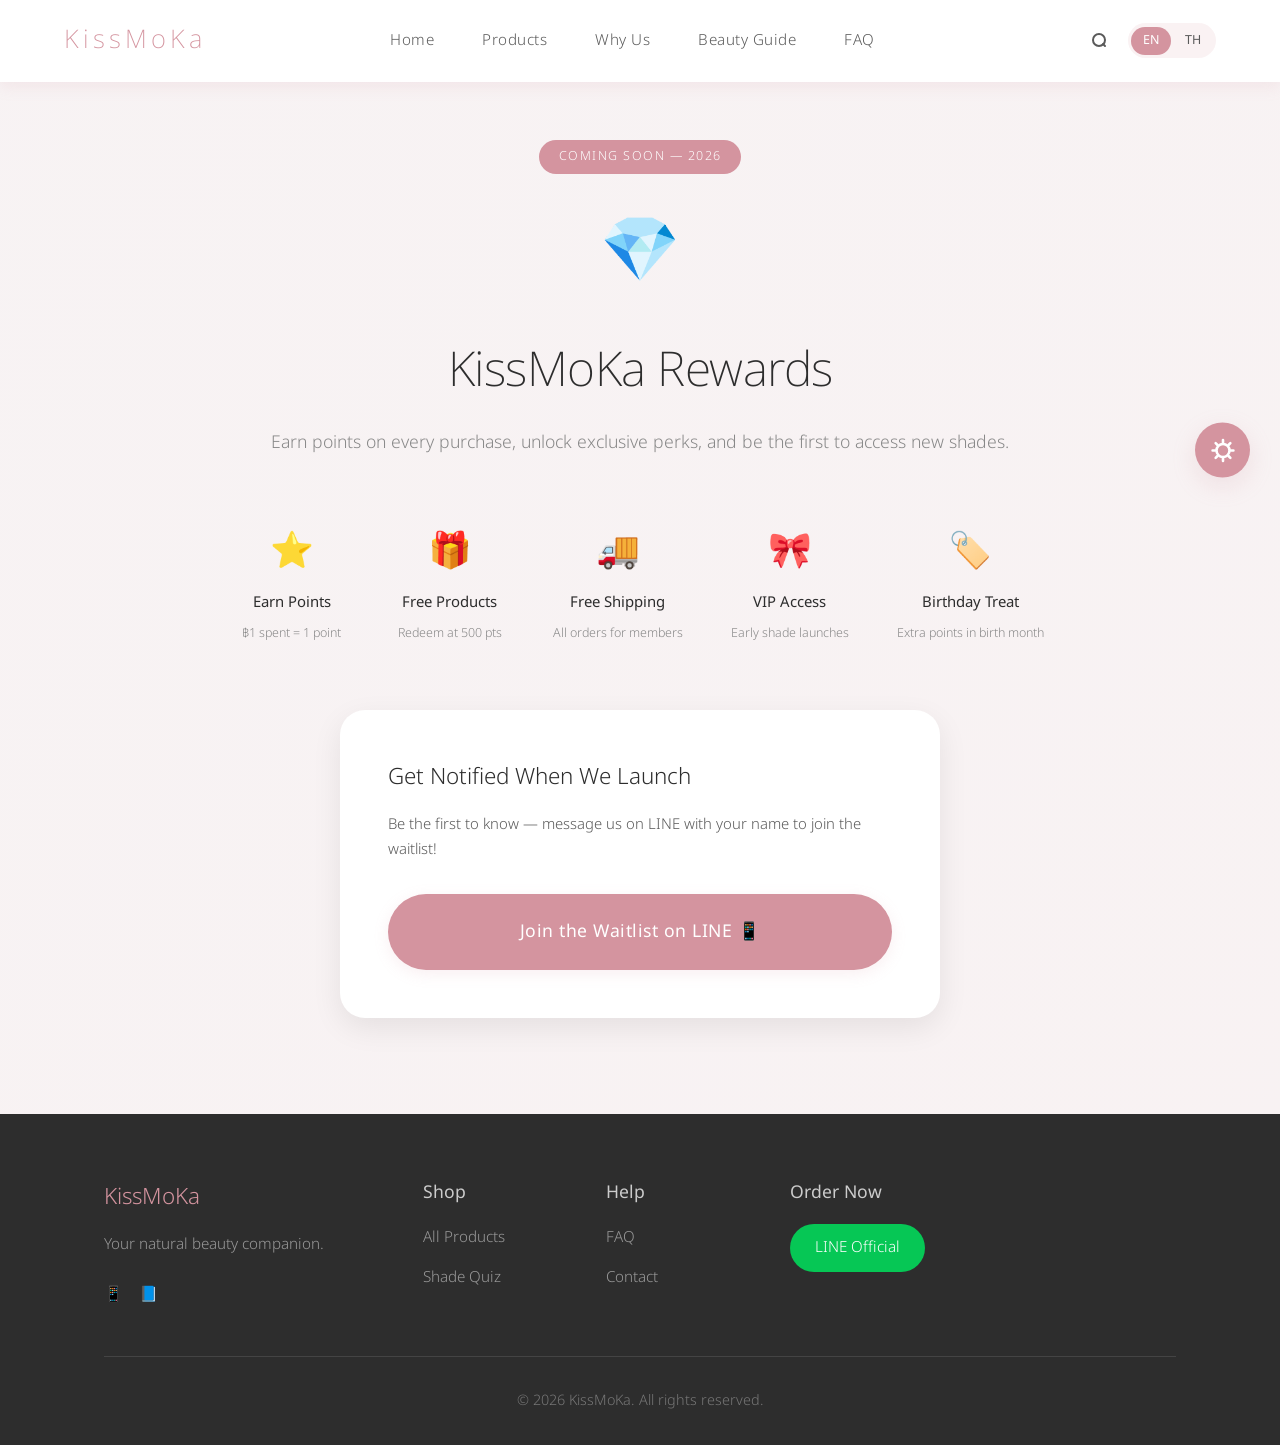
<file: loyalty/index.html>
<!DOCTYPE html>
<html lang="en">
<head>
    <meta charset="UTF-8">
    <meta name="viewport" content="width=device-width, initial-scale=1.0">
    <title>Rewards Program - KissMoKa</title>
    <meta name="description" content="Join KissMoKa Rewards and earn points on every purchase. Redeem for free products, discounts, and exclusive VIP perks. Coming soon!">
    <meta name="theme-color" content="#d4949f">
    <link rel="manifest" href="../manifest.json">
    <script>(function(){const d=localStorage.getItem('darkMode');if(d==='enabled')document.documentElement.classList.add('dark-mode');})();</script>
    <link rel="preconnect" href="https://fonts.googleapis.com">
    <link rel="preconnect" href="https://fonts.gstatic.com" crossorigin>
    <link href="https://fonts.googleapis.com/css2?family=Noto+Sans+Thai:wght@100;200;300;400;500;600;700&display=swap" rel="stylesheet">
    <link rel="stylesheet" href="../style.css">
    <link rel="icon" href="../favicon.ico" type="image/x-icon">
</head>
<body>
    <nav class="navbar">
        <div class="nav-container">
            <a href="../index.html" class="logo">KissMoKa</a>
            <button class="mobile-toggle" id="mobileToggle"><span></span><span></span><span></span></button>
            <ul class="nav-menu" id="navMenu">
                <li><a href="../index.html" data-en="Home" data-th="หน้าแรก">Home</a></li>
                <li><a href="../product/index.html" data-en="Products" data-th="สินค้า">Products</a></li>
                <li><a href="../why-us/index.html" data-en="Why Us" data-th="ทำไมต้องเรา">Why Us</a></li>
                <li><a href="../content/index.html" data-en="Beauty Guide" data-th="คู่มือความงาม">Beauty Guide</a></li>
                <li><a href="../faq/index.html" data-en="FAQ" data-th="คำถาม">FAQ</a></li>
            </ul>
            <div class="nav-extras">
                <button class="search-trigger" id="searchTrigger" aria-label="Search">
                    <svg width="20" height="20" viewBox="0 0 20 20" fill="none"><circle cx="9" cy="9" r="6" stroke="currentColor" stroke-width="2"/><path d="M15 15L13 13" stroke="currentColor" stroke-width="2" stroke-linecap="round"/></svg>
                </button>
                <div class="lang-toggle">
                    <button class="lang-btn active" data-lang="en">EN</button>
                    <button class="lang-btn" data-lang="th">TH</button>
                </div>
            </div>
        </div>
    </nav>
    <div class="search-overlay" id="searchOverlay">
        <div class="search-box">
            <div class="search-input-row">
                <svg width="18" height="18" viewBox="0 0 20 20" fill="none"><circle cx="9" cy="9" r="6" stroke="#d4949f" stroke-width="2"/><path d="M15 15L13 13" stroke="#d4949f" stroke-width="2" stroke-linecap="round"/></svg>
                <input class="search-input" id="searchInput" placeholder="Search shades, pages…" autocomplete="off">
                <button class="search-close" id="searchClose">&times;</button>
            </div>
            <div class="search-results" id="searchResults"></div>
        </div>
    </div>

    <section class="loyalty-section" style="padding-top:140px;padding-bottom:6rem;">
        <div class="container">
            <span class="coming-soon-badge" data-en="Coming Soon — 2026" data-th="เร็วๆ นี้ — 2026">Coming Soon — 2026</span>
            <span class="loyalty-icon">💎</span>
            <h1 class="section-title" data-en="KissMoKa Rewards" data-th="โปรแกรมสะสมแต้ม KissMoKa">KissMoKa Rewards</h1>
            <p class="section-subtitle" data-en="Earn points on every purchase, unlock exclusive perks, and be the first to access new shades." data-th="สะสมแต้มทุกการซื้อ ปลดล็อคสิทธิพิเศษ และเป็นคนแรกที่ได้สัมผัสเฉดสีใหม่">Earn points on every purchase, unlock exclusive perks, and be the first to access new shades.</p>

            <div class="loyalty-perks" style="margin-top:4rem;">
                <div class="loyalty-perk">
                    <span class="loyalty-perk-icon">⭐</span>
                    <span class="loyalty-perk-name" data-en="Earn Points" data-th="สะสมแต้ม">Earn Points</span>
                    <span class="loyalty-perk-desc">฿1 spent = 1 point</span>
                </div>
                <div class="loyalty-perk">
                    <span class="loyalty-perk-icon">🎁</span>
                    <span class="loyalty-perk-name" data-en="Free Products" data-th="สินค้าฟรี">Free Products</span>
                    <span class="loyalty-perk-desc">Redeem at 500 pts</span>
                </div>
                <div class="loyalty-perk">
                    <span class="loyalty-perk-icon">🚚</span>
                    <span class="loyalty-perk-name" data-en="Free Shipping" data-th="ส่งฟรี">Free Shipping</span>
                    <span class="loyalty-perk-desc">All orders for members</span>
                </div>
                <div class="loyalty-perk">
                    <span class="loyalty-perk-icon">🎀</span>
                    <span class="loyalty-perk-name" data-en="VIP Access" data-th="สิทธิ์ VIP">VIP Access</span>
                    <span class="loyalty-perk-desc">Early shade launches</span>
                </div>
                <div class="loyalty-perk">
                    <span class="loyalty-perk-icon">🏷️</span>
                    <span class="loyalty-perk-name" data-en="Birthday Treat" data-th="ของขวัญวันเกิด">Birthday Treat</span>
                    <span class="loyalty-perk-desc">Extra points in birth month</span>
                </div>
            </div>

            <div style="max-width:600px;margin:4rem auto 0;background:var(--white);border-radius:25px;padding:3rem;box-shadow:var(--shadow-card);text-align:left;">
                <h3 style="font-size:1.4rem;font-weight:300;color:var(--text-dark);margin-bottom:1rem;" data-en="Get Notified When We Launch" data-th="รับการแจ้งเตือนเมื่อเราเปิดตัว">Get Notified When We Launch</h3>
                <p style="font-size:0.93rem;color:var(--text-gray);margin-bottom:2rem;" data-en="Be the first to know — message us on LINE with your name to join the waitlist!" data-th="เป็นคนแรกที่รู้ — ส่งข้อความหาเราทาง LINE พร้อมชื่อของคุณเพื่อเข้าร่วมรายชื่อรอ!">Be the first to know — message us on LINE with your name to join the waitlist!</p>
                <a href="https://lin.ee/KissMoKa?text=${encodeURIComponent('สนใจเข้าร่วม KissMoKa Rewards! ชื่อ: ')}" target="_blank" class="btn btn-primary btn-large" style="width:100%;justify-content:center;" data-en="Join the Waitlist on LINE 📱" data-th="เข้าร่วมรายชื่อรอผ่าน LINE 📱">Join the Waitlist on LINE 📱</a>
            </div>
        </div>
    </section>

    <footer class="footer">
        <div class="container">
            <div class="footer-content">
                <div class="footer-section">
                    <h3>KissMoKa</h3>
                    <p>Your natural beauty companion.</p>
                    <div class="footer-social">
                        <a href="https://lin.ee/KissMoKa" target="_blank">📱</a>
                        <a href="https://www.facebook.com/kissmoka" target="_blank">📘</a>
                    </div>
                </div>
                <div class="footer-section">
                    <h4>Shop</h4>
                    <ul><li><a href="../product/index.html">All Products</a></li><li><a href="../quiz/index.html">Shade Quiz</a></li></ul>
                </div>
                <div class="footer-section">
                    <h4>Help</h4>
                    <ul><li><a href="../faq/index.html">FAQ</a></li><li><a href="../contact/index.html">Contact</a></li></ul>
                </div>
                <div class="footer-section">
                    <h4>Order Now</h4>
                    <div class="social-buttons">
                        <a href="https://lin.ee/KissMoKa" target="_blank" class="social-btn line">LINE Official</a>
                    </div>
                </div>
            </div>
            <div class="footer-bottom"><p>&copy; 2026 KissMoKa. All rights reserved.</p></div>
        </div>
    </footer>
    <script src="../script.js"></script>
</body>
</html>
</file>
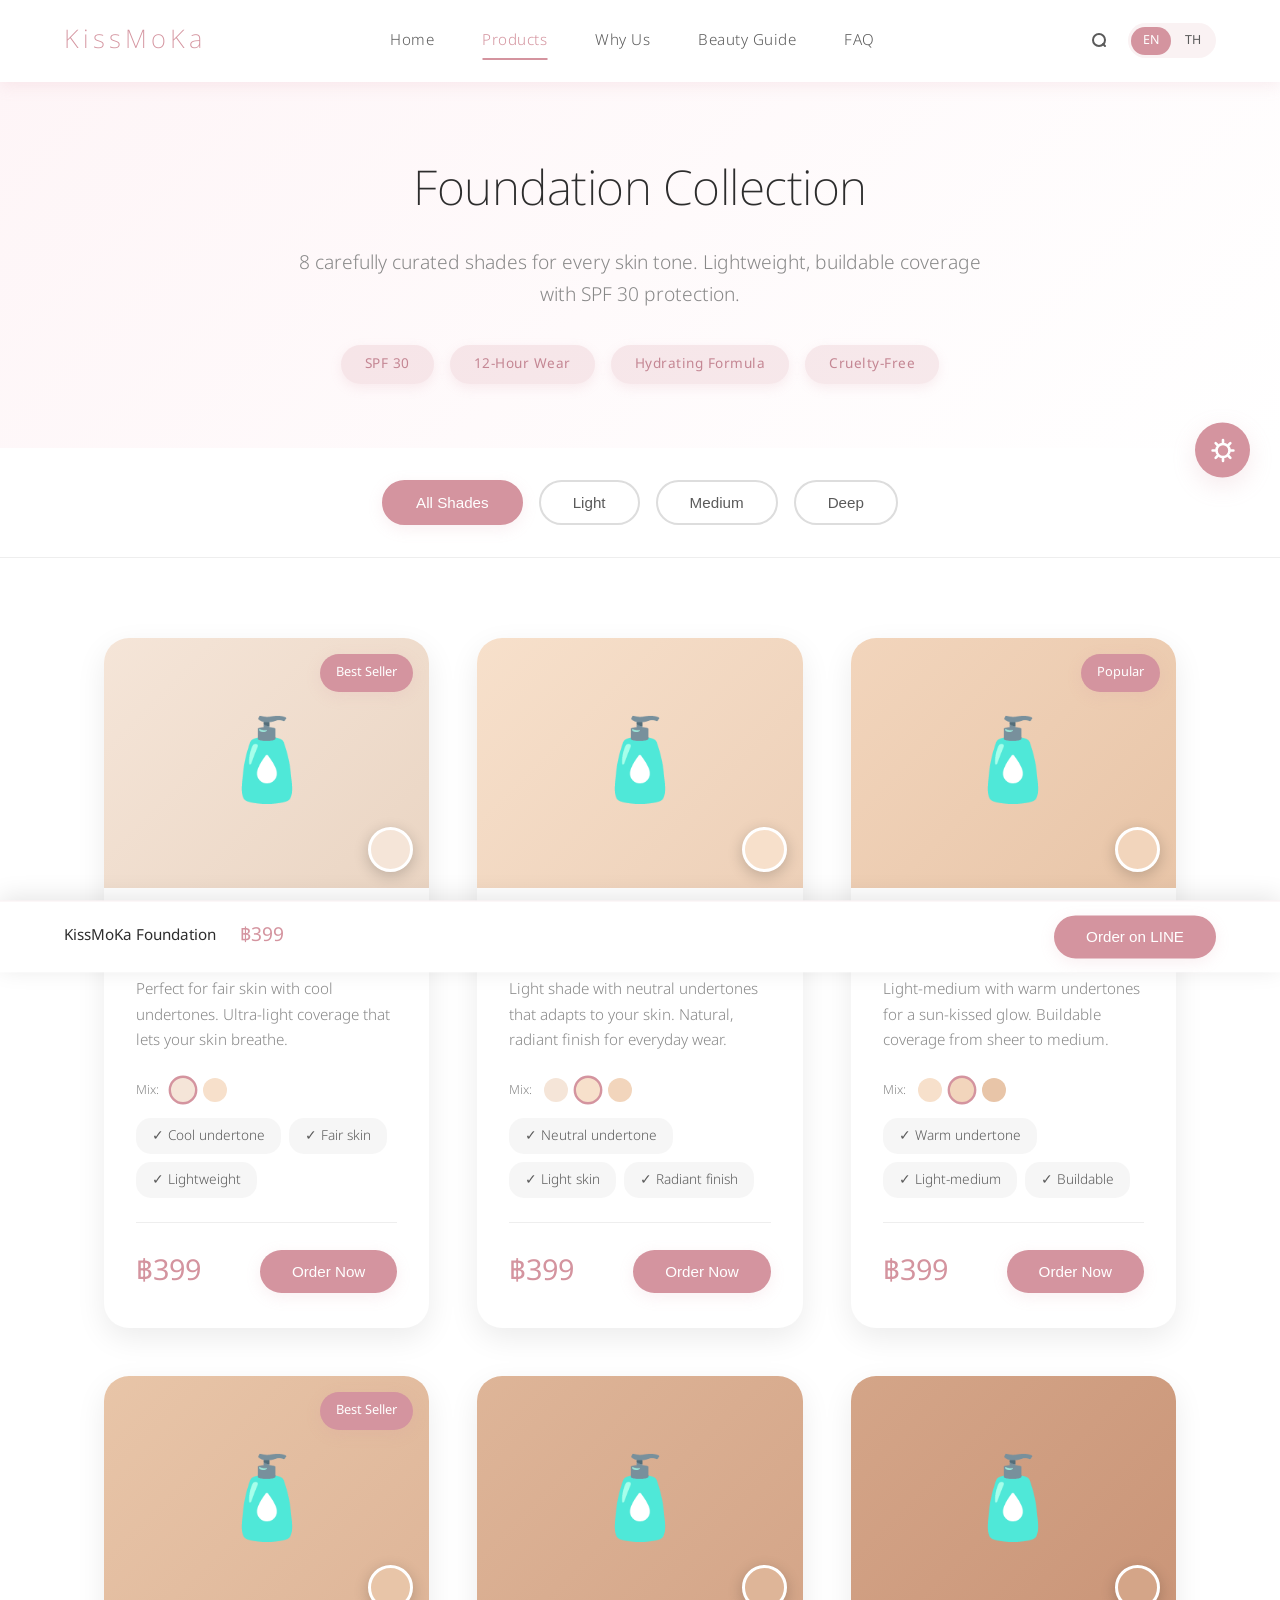
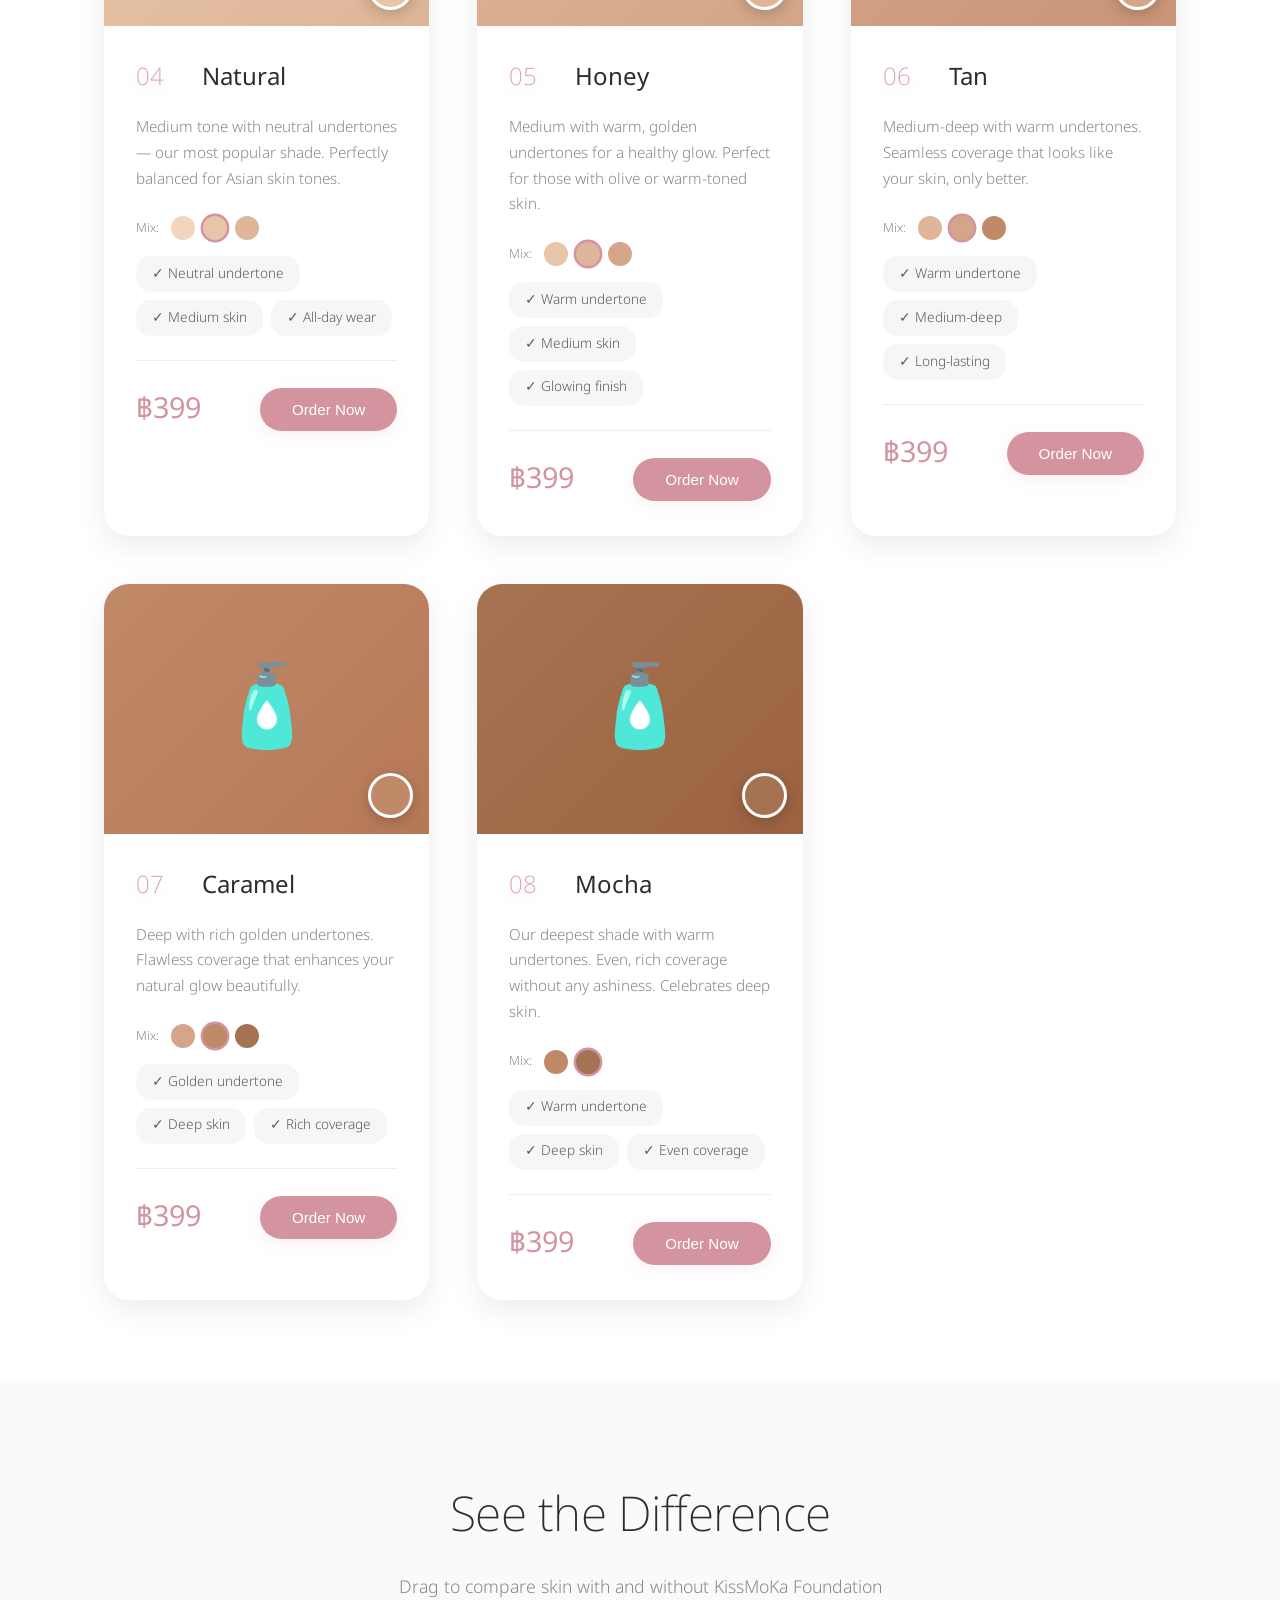
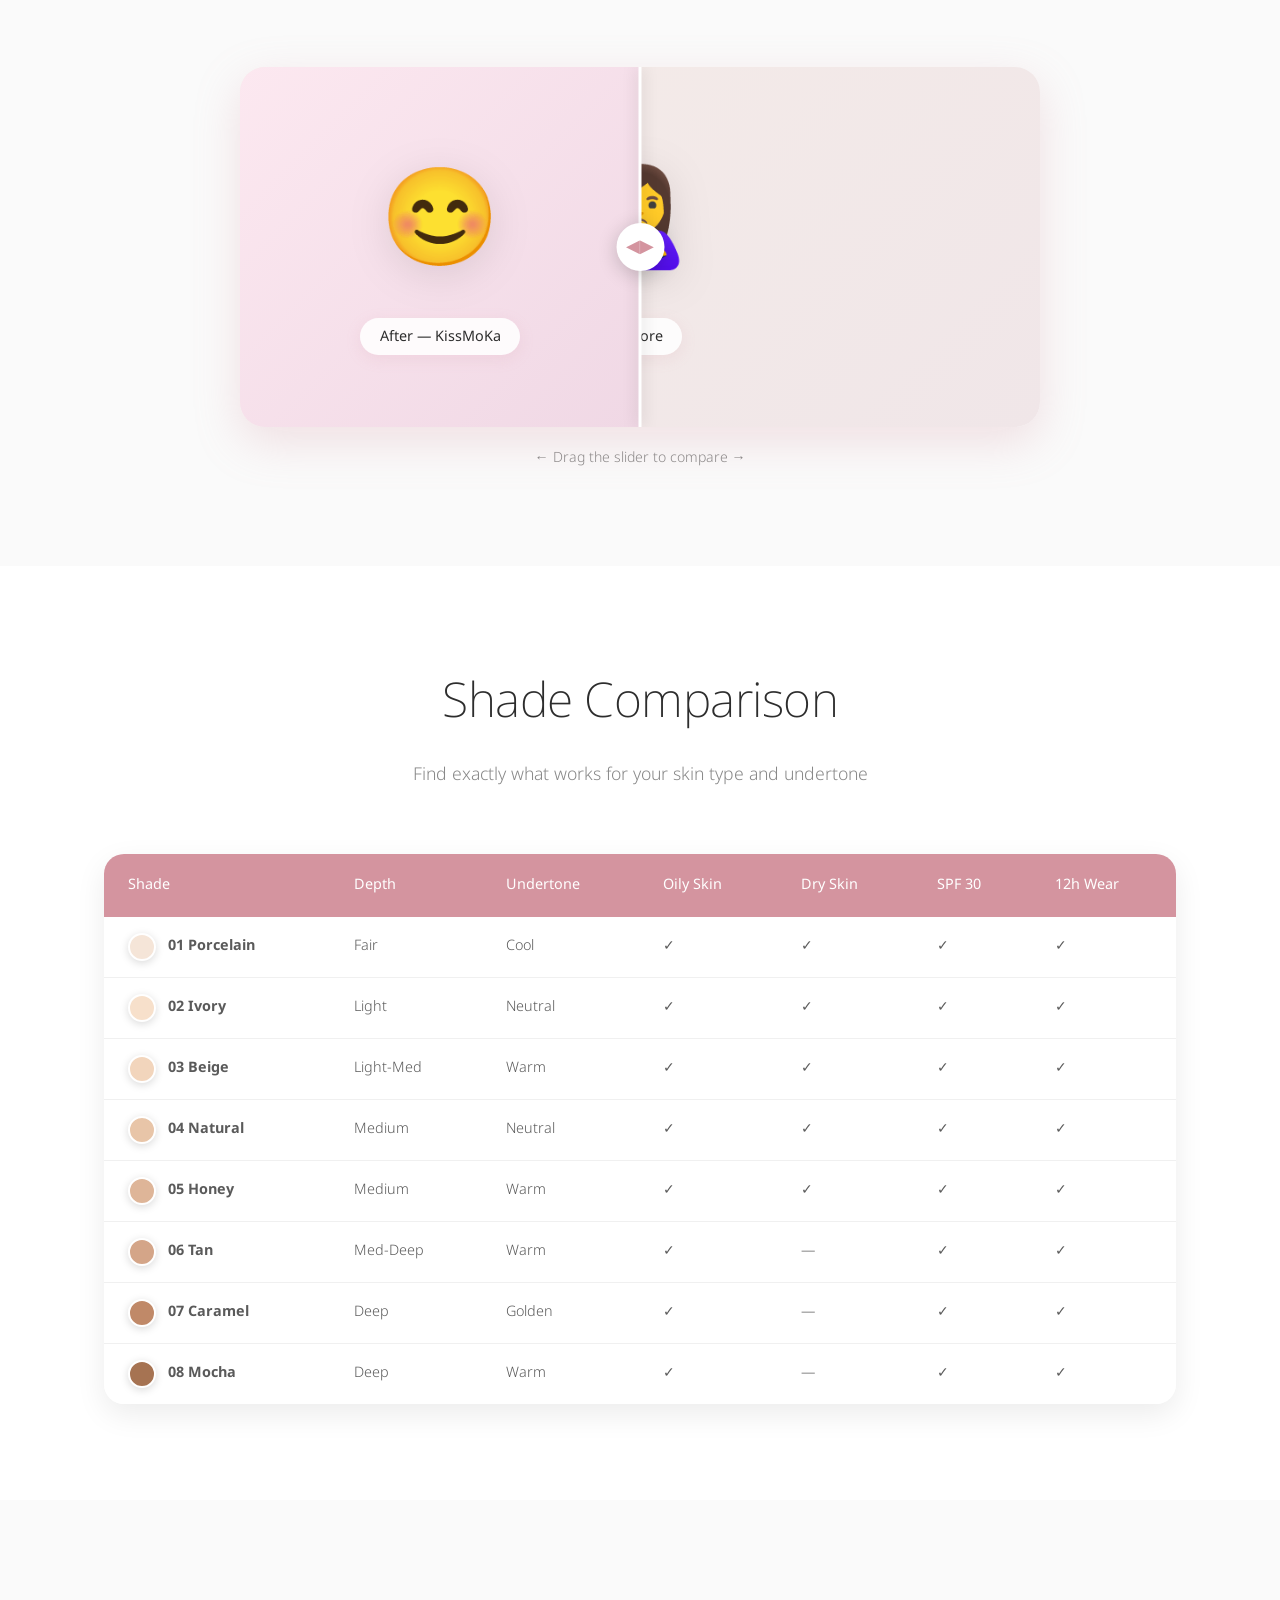
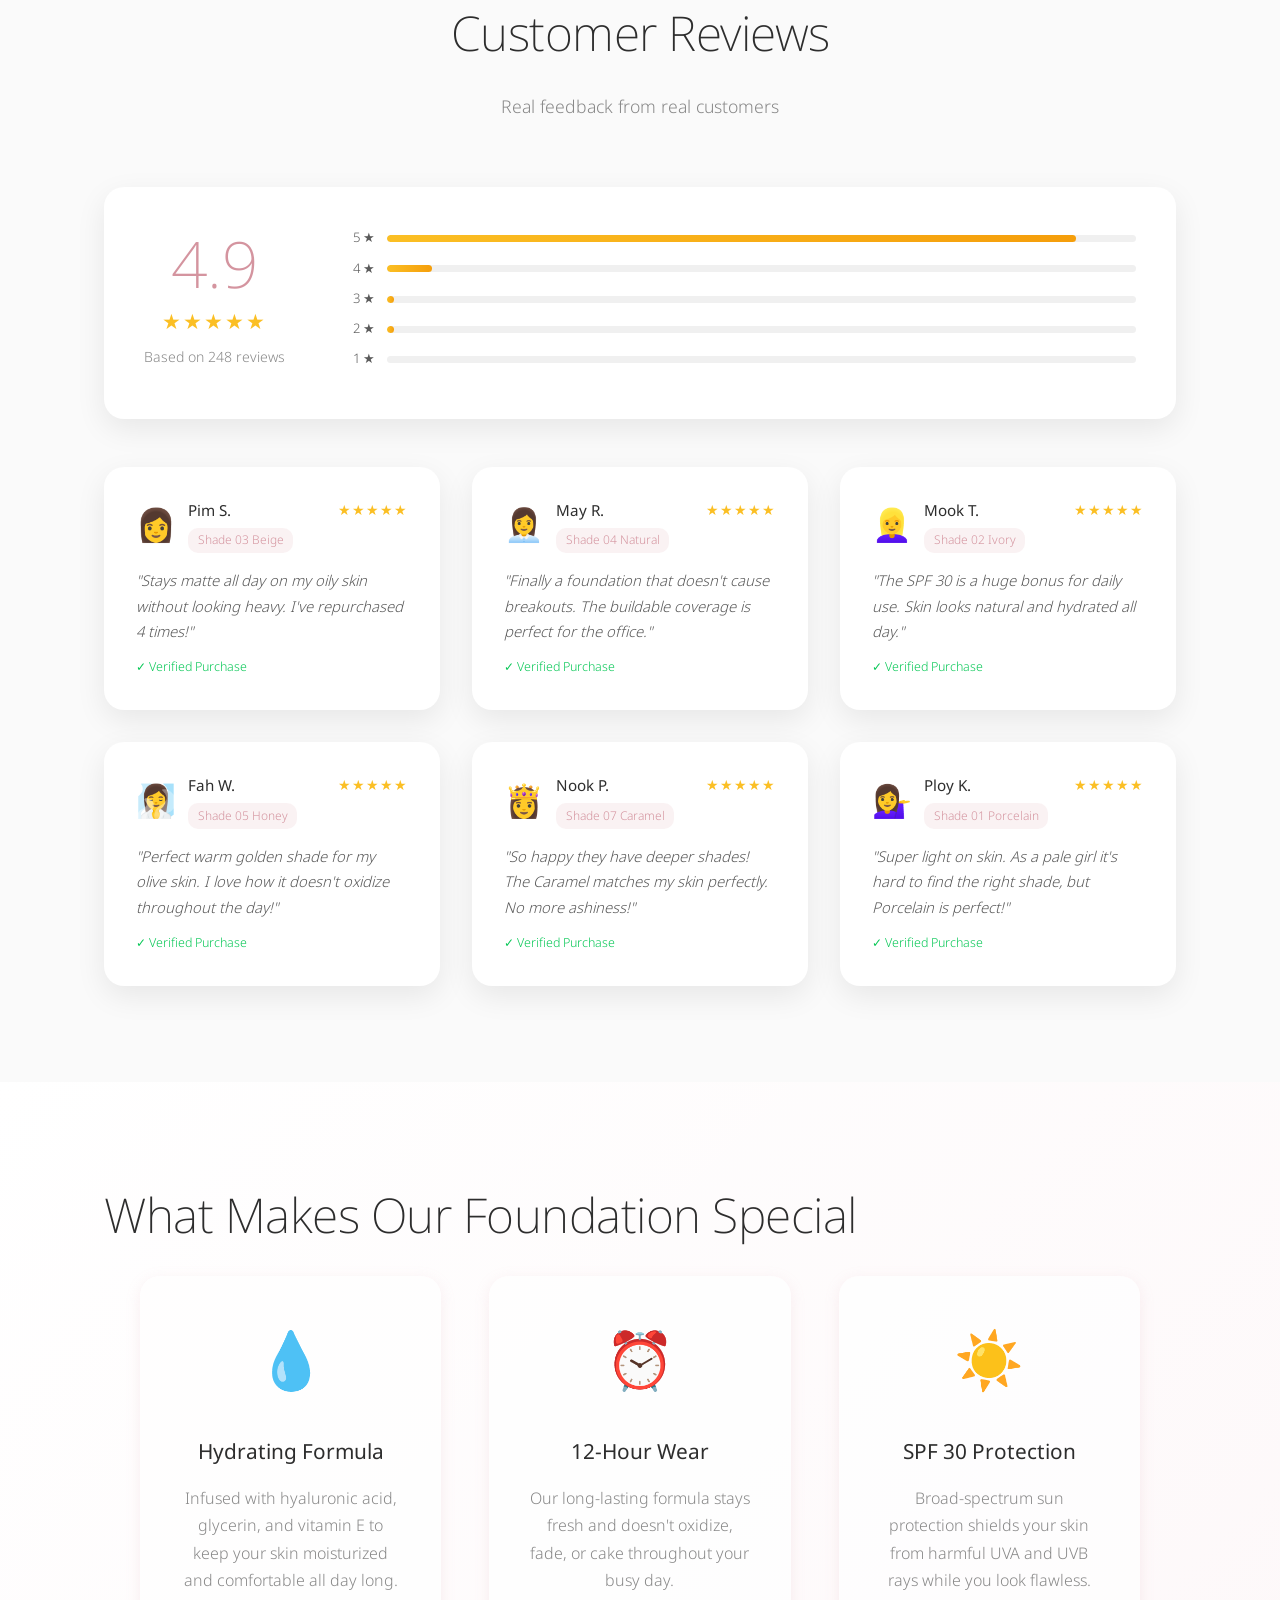
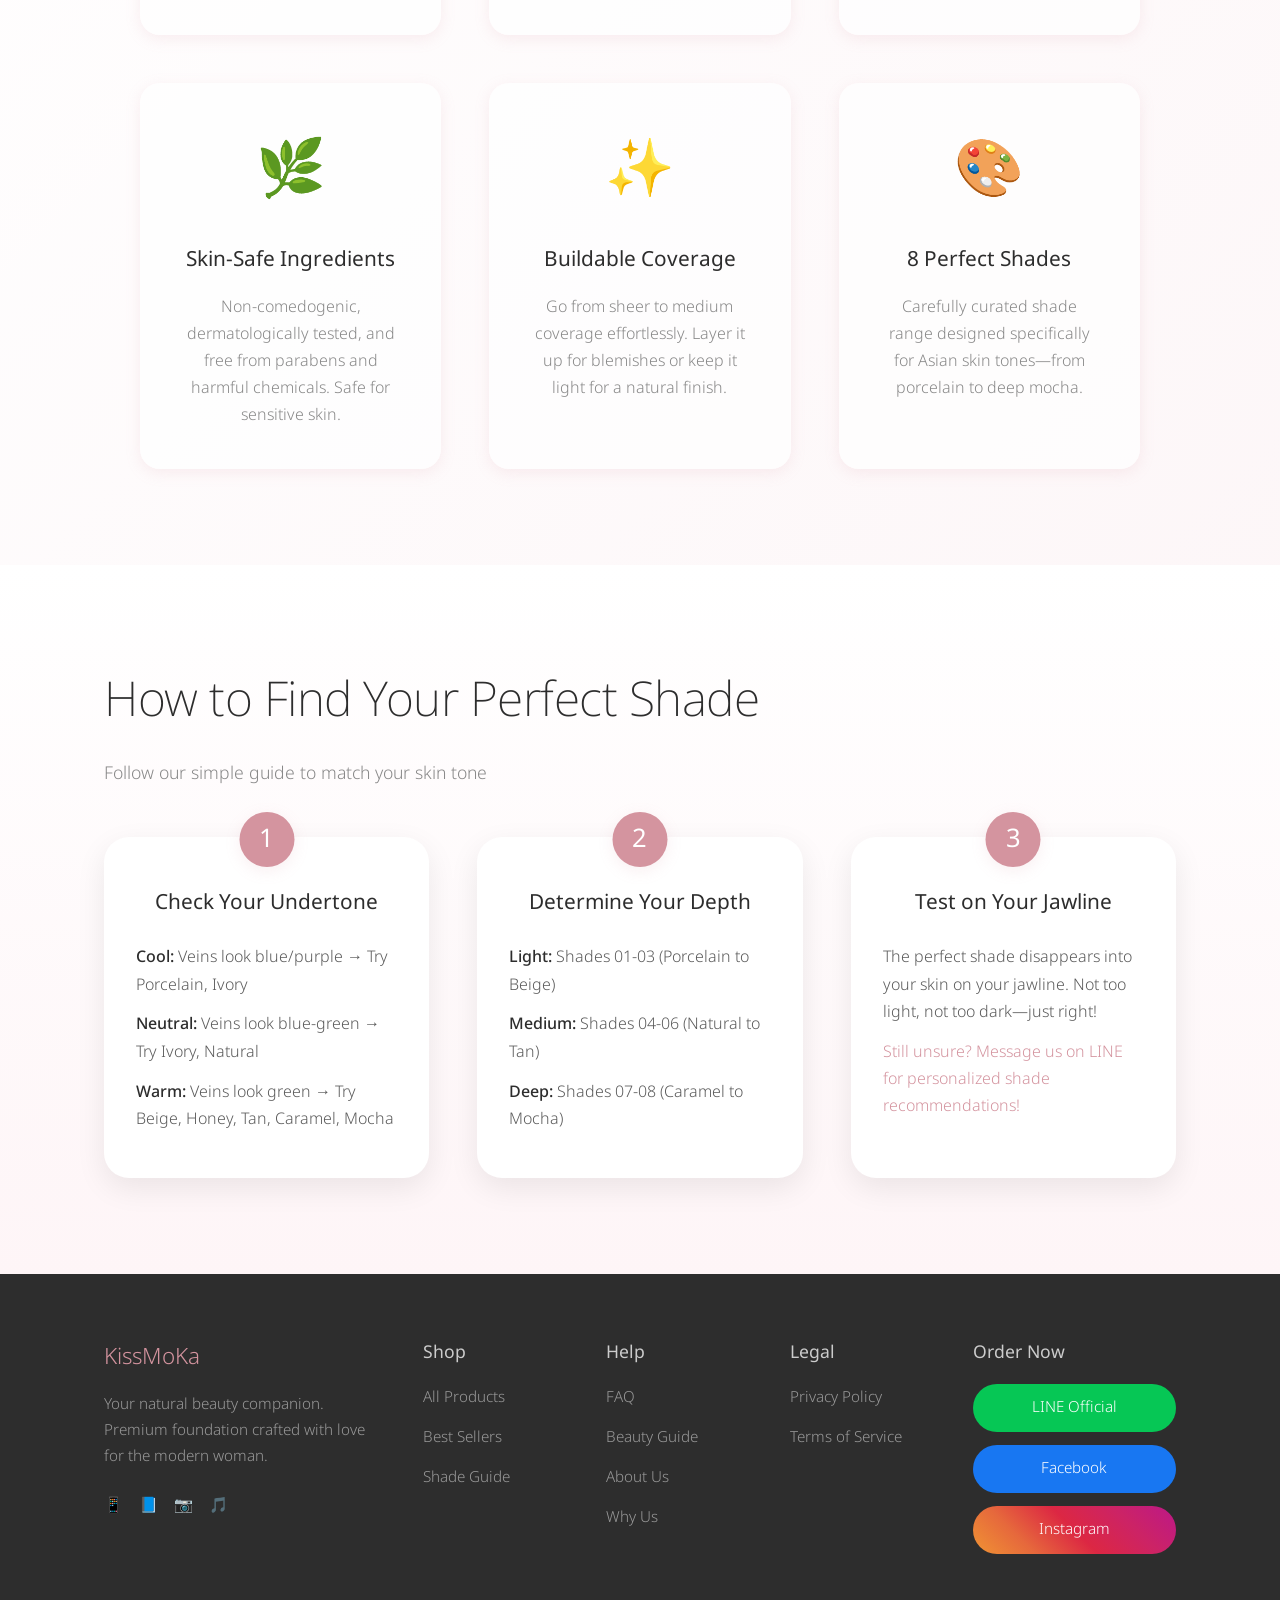
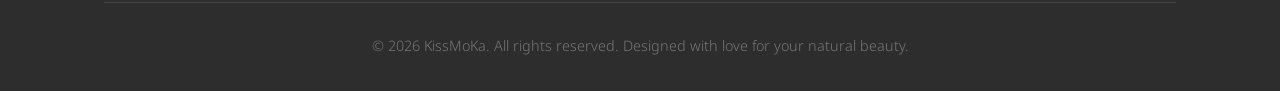
<file: product/index.html>
<!DOCTYPE html>
<html lang="en">
<head>
    <meta charset="UTF-8">
    <meta name="viewport" content="width=device-width, initial-scale=1.0">
    <title>Foundation Products - KissMoKa</title>
    <meta name="description" content="8 shades of KissMoKa Foundation for Asian skin tones. SPF 30, 12-hour wear, ฿399. Light, medium and deep coverage.">
    <meta property="og:title" content="KissMoKa Foundation Collection — 8 Shades">
    <meta property="og:description" content="Find your perfect shade. Lightweight foundation with SPF 30 for all skin tones. ฿399.">
    <meta property="og:type" content="product">
    <meta name="theme-color" content="#d4949f">
    <link rel="manifest" href="../manifest.json">

    <!-- CRITICAL: Dark Mode Script - Must Load FIRST -->
    <script>
        (function() {
            const darkMode = localStorage.getItem('darkMode');
            if (darkMode === 'enabled') {
                document.documentElement.classList.add('dark-mode');
            }
        })();
    </script>
    
    <!-- Google Fonts - Noto Sans Thai -->
    <link rel="preconnect" href="https://fonts.googleapis.com">
    <link rel="preconnect" href="https://fonts.gstatic.com" crossorigin>
    <link href="https://fonts.googleapis.com/css2?family=Noto+Sans+Thai:wght@100;200;300;400;500;600;700&display=swap" rel="stylesheet">
    
    <link rel="stylesheet" href="../style.css">
    <link rel="icon" href="../favicon.ico" type="image/x-icon">
</head>
<body>
    <!-- Navigation -->
    <nav class="navbar">
        <div class="nav-container">
            <a href="../index.html" class="logo">KissMoKa</a>
            <button class="mobile-toggle" id="mobileToggle">
                <span></span>
                <span></span>
                <span></span>
            </button>
            <ul class="nav-menu" id="navMenu">
                <li><a href="../index.html" data-en="Home" data-th="หน้าแรก">Home</a></li>
                <li><a href="index.html" class="active" data-en="Products" data-th="สินค้า">Products</a></li>
                <li><a href="../why-us/index.html" data-en="Why Us" data-th="ทำไมต้องเรา">Why Us</a></li>
                <li><a href="../content/index.html" data-en="Beauty Guide" data-th="คู่มือความงาม">Beauty Guide</a></li>
                <li><a href="../faq/index.html" data-en="FAQ" data-th="คำถาม">FAQ</a></li>
            </ul>
            <div class="nav-extras">
                <button class="search-trigger" id="searchTrigger" aria-label="Search">
                    <svg width="20" height="20" viewBox="0 0 20 20" fill="none"><circle cx="9" cy="9" r="6" stroke="currentColor" stroke-width="2"/><path d="M15 15L13 13" stroke="currentColor" stroke-width="2" stroke-linecap="round"/></svg>
                </button>
                <div class="lang-toggle">
                    <button class="lang-btn active" data-lang="en">EN</button>
                    <button class="lang-btn" data-lang="th">TH</button>
                </div>
            </div>
        </div>
    </nav>

    <!-- Search Overlay -->
    <div class="search-overlay" id="searchOverlay">
        <div class="search-box">
            <div class="search-input-row">
                <svg width="18" height="18" viewBox="0 0 20 20" fill="none"><circle cx="9" cy="9" r="6" stroke="#d4949f" stroke-width="2"/><path d="M15 15L13 13" stroke="#d4949f" stroke-width="2" stroke-linecap="round"/></svg>
                <input class="search-input" id="searchInput" placeholder="Search shades, pages…" autocomplete="off">
                <button class="search-close" id="searchClose">&times;</button>
            </div>
            <div class="search-results" id="searchResults"></div>
        </div>
    </div>

    <!-- Page Header -->
    <section class="page-header">
        <h1 class="page-title">Foundation Collection</h1>
        <p class="page-description">8 carefully curated shades for every skin tone. Lightweight, buildable coverage with SPF 30 protection.</p>
        <div class="product-badges">
            <span class="badge">SPF 30</span>
            <span class="badge">12-Hour Wear</span>
            <span class="badge">Hydrating Formula</span>
            <span class="badge">Cruelty-Free</span>
        </div>
    </section>

    <!-- Filter Section -->
    <section class="filter-section">
        <div class="container">
            <div class="filter-bar">
                <button class="filter-btn active" data-filter="all">All Shades</button>
                <button class="filter-btn" data-filter="light">Light</button>
                <button class="filter-btn" data-filter="medium">Medium</button>
                <button class="filter-btn" data-filter="deep">Deep</button>
            </div>
        </div>
    </section>

    <!-- Products Section -->
    <section class="content-section">
        <div class="container">
            <div class="product-grid">
                <!-- Product 1 -->
                <div class="product-card" data-category="light">
                    <div class="product-badge">Best Seller</div>
                    <div class="product-image" style="background: linear-gradient(135deg, #f5e5d8 0%, #ead5c3 100%);">
                        <div class="product-icon">🧴</div>
                        <div class="shade-dot" style="background: #f5e5d8;"></div>
                    </div>
                    <div class="product-content">
                        <div class="product-header">
                            <span class="shade-number">01</span>
                            <h3 class="product-name">Porcelain</h3>
                        </div>
                        <p class="product-desc">Perfect for fair skin with cool undertones. Ultra-light coverage that lets your skin breathe.</p>
                        <div class="swatch-picker">
                            <span style="font-size:0.78rem;color:var(--text-light);margin-right:0.25rem;">Mix:</span>
                            <span class="swatch-dot active" style="background:#f5e5d8;" data-c1="#f5e5d8" data-c2="#ead5c3" title="Porcelain"></span>
                            <span class="swatch-dot" style="background:#f7e0cb;" data-c1="#f7e0cb" data-c2="#edd0b8" title="Ivory"></span>
                        </div>
                        <div class="product-features">
                            <span>✓ Cool undertone</span>
                            <span>✓ Fair skin</span>
                            <span>✓ Lightweight</span>
                        </div>
                        <div class="product-footer">
                            <span class="product-price">฿399</span>
                            <button class="buy-button">Order Now</button>
                        </div>
                    </div>
                </div>

                <!-- Product 2 -->
                <div class="product-card" data-category="light">
                    <div class="product-image" style="background: linear-gradient(135deg, #f7e0cb 0%, #edd0b8 100%);">
                        <div class="product-icon">🧴</div>
                        <div class="shade-dot" style="background: #f7e0cb;"></div>
                    </div>
                    <div class="product-content">
                        <div class="product-header">
                            <span class="shade-number">02</span>
                            <h3 class="product-name">Ivory</h3>
                        </div>
                        <p class="product-desc">Light shade with neutral undertones that adapts to your skin. Natural, radiant finish for everyday wear.</p>
                        <div class="swatch-picker">
                            <span style="font-size:0.78rem;color:var(--text-light);margin-right:0.25rem;">Mix:</span>
                            <span class="swatch-dot" style="background:#f5e5d8;" data-c1="#f5e5d8" data-c2="#ead5c3" title="Porcelain"></span>
                            <span class="swatch-dot active" style="background:#f7e0cb;" data-c1="#f7e0cb" data-c2="#edd0b8" title="Ivory"></span>
                            <span class="swatch-dot" style="background:#f2d5bc;" data-c1="#f2d5bc" data-c2="#e8c5a8" title="Beige"></span>
                        </div>
                        <div class="product-features">
                            <span>✓ Neutral undertone</span>
                            <span>✓ Light skin</span>
                            <span>✓ Radiant finish</span>
                        </div>
                        <div class="product-footer">
                            <span class="product-price">฿399</span>
                            <button class="buy-button">Order Now</button>
                        </div>
                    </div>
                </div>

                <!-- Product 3 -->
                <div class="product-card" data-category="light">
                    <div class="product-badge">Popular</div>
                    <div class="product-image" style="background: linear-gradient(135deg, #f2d5bc 0%, #e8c5a8 100%);">
                        <div class="product-icon">🧴</div>
                        <div class="shade-dot" style="background: #f2d5bc;"></div>
                    </div>
                    <div class="product-content">
                        <div class="product-header">
                            <span class="shade-number">03</span>
                            <h3 class="product-name">Beige</h3>
                        </div>
                        <p class="product-desc">Light-medium with warm undertones for a sun-kissed glow. Buildable coverage from sheer to medium.</p>
                        <div class="swatch-picker">
                            <span style="font-size:0.78rem;color:var(--text-light);margin-right:0.25rem;">Mix:</span>
                            <span class="swatch-dot" style="background:#f7e0cb;" data-c1="#f7e0cb" data-c2="#edd0b8" title="Ivory"></span>
                            <span class="swatch-dot active" style="background:#f2d5bc;" data-c1="#f2d5bc" data-c2="#e8c5a8" title="Beige"></span>
                            <span class="swatch-dot" style="background:#e8c5a8;" data-c1="#e8c5a8" data-c2="#deb598" title="Natural"></span>
                        </div>
                        <div class="product-features">
                            <span>✓ Warm undertone</span>
                            <span>✓ Light-medium</span>
                            <span>✓ Buildable</span>
                        </div>
                        <div class="product-footer">
                            <span class="product-price">฿399</span>
                            <button class="buy-button">Order Now</button>
                        </div>
                    </div>
                </div>

                <!-- Product 4 -->
                <div class="product-card" data-category="medium">
                    <div class="product-badge">Best Seller</div>
                    <div class="product-image" style="background: linear-gradient(135deg, #e8c5a8 0%, #deb598 100%);">
                        <div class="product-icon">🧴</div>
                        <div class="shade-dot" style="background: #e8c5a8;"></div>
                    </div>
                    <div class="product-content">
                        <div class="product-header">
                            <span class="shade-number">04</span>
                            <h3 class="product-name">Natural</h3>
                        </div>
                        <p class="product-desc">Medium tone with neutral undertones — our most popular shade. Perfectly balanced for Asian skin tones.</p>
                        <div class="swatch-picker">
                            <span style="font-size:0.78rem;color:var(--text-light);margin-right:0.25rem;">Mix:</span>
                            <span class="swatch-dot" style="background:#f2d5bc;" data-c1="#f2d5bc" data-c2="#e8c5a8" title="Beige"></span>
                            <span class="swatch-dot active" style="background:#e8c5a8;" data-c1="#e8c5a8" data-c2="#deb598" title="Natural"></span>
                            <span class="swatch-dot" style="background:#deb598;" data-c1="#deb598" data-c2="#d4a588" title="Honey"></span>
                        </div>
                        <div class="product-features">
                            <span>✓ Neutral undertone</span>
                            <span>✓ Medium skin</span>
                            <span>✓ All-day wear</span>
                        </div>
                        <div class="product-footer">
                            <span class="product-price">฿399</span>
                            <button class="buy-button">Order Now</button>
                        </div>
                    </div>
                </div>

                <!-- Product 5 -->
                <div class="product-card" data-category="medium">
                    <div class="product-image" style="background: linear-gradient(135deg, #deb598 0%, #d4a588 100%);">
                        <div class="product-icon">🧴</div>
                        <div class="shade-dot" style="background: #deb598;"></div>
                    </div>
                    <div class="product-content">
                        <div class="product-header">
                            <span class="shade-number">05</span>
                            <h3 class="product-name">Honey</h3>
                        </div>
                        <p class="product-desc">Medium with warm, golden undertones for a healthy glow. Perfect for those with olive or warm-toned skin.</p>
                        <div class="swatch-picker">
                            <span style="font-size:0.78rem;color:var(--text-light);margin-right:0.25rem;">Mix:</span>
                            <span class="swatch-dot" style="background:#e8c5a8;" data-c1="#e8c5a8" data-c2="#deb598" title="Natural"></span>
                            <span class="swatch-dot active" style="background:#deb598;" data-c1="#deb598" data-c2="#d4a588" title="Honey"></span>
                            <span class="swatch-dot" style="background:#d4a588;" data-c1="#d4a588" data-c2="#ca9578" title="Tan"></span>
                        </div>
                        <div class="product-features">
                            <span>✓ Warm undertone</span>
                            <span>✓ Medium skin</span>
                            <span>✓ Glowing finish</span>
                        </div>
                        <div class="product-footer">
                            <span class="product-price">฿399</span>
                            <button class="buy-button">Order Now</button>
                        </div>
                    </div>
                </div>

                <!-- Product 6 -->
                <div class="product-card" data-category="medium">
                    <div class="product-image" style="background: linear-gradient(135deg, #d4a588 0%, #ca9578 100%);">
                        <div class="product-icon">🧴</div>
                        <div class="shade-dot" style="background: #d4a588;"></div>
                    </div>
                    <div class="product-content">
                        <div class="product-header">
                            <span class="shade-number">06</span>
                            <h3 class="product-name">Tan</h3>
                        </div>
                        <p class="product-desc">Medium-deep with warm undertones. Seamless coverage that looks like your skin, only better.</p>
                        <div class="swatch-picker">
                            <span style="font-size:0.78rem;color:var(--text-light);margin-right:0.25rem;">Mix:</span>
                            <span class="swatch-dot" style="background:#deb598;" data-c1="#deb598" data-c2="#d4a588" title="Honey"></span>
                            <span class="swatch-dot active" style="background:#d4a588;" data-c1="#d4a588" data-c2="#ca9578" title="Tan"></span>
                            <span class="swatch-dot" style="background:#c08968;" data-c1="#c08968" data-c2="#b67958" title="Caramel"></span>
                        </div>
                        <div class="product-features">
                            <span>✓ Warm undertone</span>
                            <span>✓ Medium-deep</span>
                            <span>✓ Long-lasting</span>
                        </div>
                        <div class="product-footer">
                            <span class="product-price">฿399</span>
                            <button class="buy-button">Order Now</button>
                        </div>
                    </div>
                </div>

                <!-- Product 7 -->
                <div class="product-card" data-category="deep">
                    <div class="product-image" style="background: linear-gradient(135deg, #c08968 0%, #b67958 100%);">
                        <div class="product-icon">🧴</div>
                        <div class="shade-dot" style="background: #c08968;"></div>
                    </div>
                    <div class="product-content">
                        <div class="product-header">
                            <span class="shade-number">07</span>
                            <h3 class="product-name">Caramel</h3>
                        </div>
                        <p class="product-desc">Deep with rich golden undertones. Flawless coverage that enhances your natural glow beautifully.</p>
                        <div class="swatch-picker">
                            <span style="font-size:0.78rem;color:var(--text-light);margin-right:0.25rem;">Mix:</span>
                            <span class="swatch-dot" style="background:#d4a588;" data-c1="#d4a588" data-c2="#ca9578" title="Tan"></span>
                            <span class="swatch-dot active" style="background:#c08968;" data-c1="#c08968" data-c2="#b67958" title="Caramel"></span>
                            <span class="swatch-dot" style="background:#a67352;" data-c1="#a67352" data-c2="#9c6342" title="Mocha"></span>
                        </div>
                        <div class="product-features">
                            <span>✓ Golden undertone</span>
                            <span>✓ Deep skin</span>
                            <span>✓ Rich coverage</span>
                        </div>
                        <div class="product-footer">
                            <span class="product-price">฿399</span>
                            <button class="buy-button">Order Now</button>
                        </div>
                    </div>
                </div>

                <!-- Product 8 -->
                <div class="product-card" data-category="deep">
                    <div class="product-image" style="background: linear-gradient(135deg, #a67352 0%, #9c6342 100%);">
                        <div class="product-icon">🧴</div>
                        <div class="shade-dot" style="background: #a67352;"></div>
                    </div>
                    <div class="product-content">
                        <div class="product-header">
                            <span class="shade-number">08</span>
                            <h3 class="product-name">Mocha</h3>
                        </div>
                        <p class="product-desc">Our deepest shade with warm undertones. Even, rich coverage without any ashiness. Celebrates deep skin.</p>
                        <div class="swatch-picker">
                            <span style="font-size:0.78rem;color:var(--text-light);margin-right:0.25rem;">Mix:</span>
                            <span class="swatch-dot" style="background:#c08968;" data-c1="#c08968" data-c2="#b67958" title="Caramel"></span>
                            <span class="swatch-dot active" style="background:#a67352;" data-c1="#a67352" data-c2="#9c6342" title="Mocha"></span>
                        </div>
                        <div class="product-features">
                            <span>✓ Warm undertone</span>
                            <span>✓ Deep skin</span>
                            <span>✓ Even coverage</span>
                        </div>
                        <div class="product-footer">
                            <span class="product-price">฿399</span>
                            <button class="buy-button">Order Now</button>
                        </div>
                    </div>
                </div>
            </div>
        </div>
    </section>

    <!-- Before / After Slider -->
    <section class="before-after-section">
        <div class="container">
            <div class="section-header">
                <h2 class="section-title" data-en="See the Difference" data-th="เห็นความแตกต่าง">See the Difference</h2>
                <p class="section-subtitle" data-en="Drag to compare skin with and without KissMoKa Foundation" data-th="ลากเพื่อเปรียบเทียบผิวก่อนและหลังใช้">Drag to compare skin with and without KissMoKa Foundation</p>
            </div>
            <div class="ba-container">
                <div class="ba-before">
                    <div class="ba-inner">
                        <span class="ba-emoji">🙎‍♀️</span>
                        <span class="ba-label" data-en="Before" data-th="ก่อน">Before</span>
                    </div>
                </div>
                <div class="ba-after" id="baAfter">
                    <div class="ba-inner">
                        <span class="ba-emoji">😊</span>
                        <span class="ba-label" data-en="After — KissMoKa" data-th="หลัง — KissMoKa">After — KissMoKa</span>
                    </div>
                </div>
                <div class="ba-divider" id="baDivider">
                    <div class="ba-handle">◀▶</div>
                </div>
                <input type="range" class="ba-range" id="baRange" min="0" max="100" value="50" aria-label="Drag to compare">
            </div>
            <p class="ba-hint" data-en="← Drag the slider to compare →" data-th="← ลากแถบเลื่อนเพื่อเปรียบเทียบ →">← Drag the slider to compare →</p>
        </div>
    </section>

    <!-- Shade Comparison Table -->
    <section class="comparison-section">
        <div class="container">
            <div class="section-header">
                <h2 class="section-title" data-en="Shade Comparison" data-th="เปรียบเทียบเฉดสี">Shade Comparison</h2>
                <p class="section-subtitle" data-en="Find exactly what works for your skin type and undertone" data-th="ค้นหาเฉดสีที่เหมาะกับสีผิวของคุณ">Find exactly what works for your skin type and undertone</p>
            </div>
            <div class="comparison-table-wrapper">
                <table class="comparison-table">
                    <thead>
                        <tr>
                            <th>Shade</th>
                            <th>Depth</th>
                            <th>Undertone</th>
                            <th>Oily Skin</th>
                            <th>Dry Skin</th>
                            <th>SPF 30</th>
                            <th>12h Wear</th>
                        </tr>
                    </thead>
                    <tbody>
                        <tr>
                            <td><div class="ct-shade-cell"><div class="ct-swatch" style="background:#f5e5d8;"></div><strong>01 Porcelain</strong></div></td>
                            <td>Fair</td><td>Cool</td>
                            <td class="ct-yes">✓</td><td class="ct-yes">✓</td><td class="ct-yes">✓</td><td class="ct-yes">✓</td>
                        </tr>
                        <tr>
                            <td><div class="ct-shade-cell"><div class="ct-swatch" style="background:#f7e0cb;"></div><strong>02 Ivory</strong></div></td>
                            <td>Light</td><td>Neutral</td>
                            <td class="ct-yes">✓</td><td class="ct-yes">✓</td><td class="ct-yes">✓</td><td class="ct-yes">✓</td>
                        </tr>
                        <tr>
                            <td><div class="ct-shade-cell"><div class="ct-swatch" style="background:#f2d5bc;"></div><strong>03 Beige</strong></div></td>
                            <td>Light-Med</td><td>Warm</td>
                            <td class="ct-yes">✓</td><td class="ct-yes">✓</td><td class="ct-yes">✓</td><td class="ct-yes">✓</td>
                        </tr>
                        <tr>
                            <td><div class="ct-shade-cell"><div class="ct-swatch" style="background:#e8c5a8;"></div><strong>04 Natural</strong></div></td>
                            <td>Medium</td><td>Neutral</td>
                            <td class="ct-yes">✓</td><td class="ct-yes">✓</td><td class="ct-yes">✓</td><td class="ct-yes">✓</td>
                        </tr>
                        <tr>
                            <td><div class="ct-shade-cell"><div class="ct-swatch" style="background:#deb598;"></div><strong>05 Honey</strong></div></td>
                            <td>Medium</td><td>Warm</td>
                            <td class="ct-yes">✓</td><td class="ct-yes">✓</td><td class="ct-yes">✓</td><td class="ct-yes">✓</td>
                        </tr>
                        <tr>
                            <td><div class="ct-shade-cell"><div class="ct-swatch" style="background:#d4a588;"></div><strong>06 Tan</strong></div></td>
                            <td>Med-Deep</td><td>Warm</td>
                            <td class="ct-yes">✓</td><td class="ct-neutral">—</td><td class="ct-yes">✓</td><td class="ct-yes">✓</td>
                        </tr>
                        <tr>
                            <td><div class="ct-shade-cell"><div class="ct-swatch" style="background:#c08968;"></div><strong>07 Caramel</strong></div></td>
                            <td>Deep</td><td>Golden</td>
                            <td class="ct-yes">✓</td><td class="ct-neutral">—</td><td class="ct-yes">✓</td><td class="ct-yes">✓</td>
                        </tr>
                        <tr>
                            <td><div class="ct-shade-cell"><div class="ct-swatch" style="background:#a67352;"></div><strong>08 Mocha</strong></div></td>
                            <td>Deep</td><td>Warm</td>
                            <td class="ct-yes">✓</td><td class="ct-neutral">—</td><td class="ct-yes">✓</td><td class="ct-yes">✓</td>
                        </tr>
                    </tbody>
                </table>
            </div>
        </div>
    </section>

    <!-- Customer Reviews -->
    <section class="reviews-section">
        <div class="container">
            <div class="section-header">
                <h2 class="section-title" data-en="Customer Reviews" data-th="รีวิวจากลูกค้า">Customer Reviews</h2>
                <p class="section-subtitle" data-en="Real feedback from real customers" data-th="รีวิวจริงจากลูกค้าจริง">Real feedback from real customers</p>
            </div>
            <div class="rating-summary">
                <div class="rating-score">
                    <div class="rating-big">4.9</div>
                    <span class="rating-stars-big">★★★★★</span>
                    <div class="rating-count">Based on 248 reviews</div>
                </div>
                <div class="rating-bars">
                    <div class="rating-bar-row"><span class="rating-bar-label">5 ★</span><div class="rating-bar-track"><div class="rating-bar-fill" data-w="92"></div></div></div>
                    <div class="rating-bar-row"><span class="rating-bar-label">4 ★</span><div class="rating-bar-track"><div class="rating-bar-fill" data-w="6"></div></div></div>
                    <div class="rating-bar-row"><span class="rating-bar-label">3 ★</span><div class="rating-bar-track"><div class="rating-bar-fill" data-w="1"></div></div></div>
                    <div class="rating-bar-row"><span class="rating-bar-label">2 ★</span><div class="rating-bar-track"><div class="rating-bar-fill" data-w="1"></div></div></div>
                    <div class="rating-bar-row"><span class="rating-bar-label">1 ★</span><div class="rating-bar-track"><div class="rating-bar-fill" data-w="0"></div></div></div>
                </div>
            </div>
            <div class="reviews-grid">
                <div class="review-card">
                    <div class="review-header">
                        <div class="review-author">
                            <span class="review-avatar">👩</span>
                            <span>
                                <span class="review-name">Pim S.</span>
                                <span class="review-shade-tag">Shade 03 Beige</span>
                            </span>
                        </div>
                        <span class="review-stars">★★★★★</span>
                    </div>
                    <p class="review-text">"Stays matte all day on my oily skin without looking heavy. I've repurchased 4 times!"</p>
                    <div class="review-verified">✓ Verified Purchase</div>
                </div>
                <div class="review-card">
                    <div class="review-header">
                        <div class="review-author">
                            <span class="review-avatar">👩‍💼</span>
                            <span>
                                <span class="review-name">May R.</span>
                                <span class="review-shade-tag">Shade 04 Natural</span>
                            </span>
                        </div>
                        <span class="review-stars">★★★★★</span>
                    </div>
                    <p class="review-text">"Finally a foundation that doesn't cause breakouts. The buildable coverage is perfect for the office."</p>
                    <div class="review-verified">✓ Verified Purchase</div>
                </div>
                <div class="review-card">
                    <div class="review-header">
                        <div class="review-author">
                            <span class="review-avatar">👱‍♀️</span>
                            <span>
                                <span class="review-name">Mook T.</span>
                                <span class="review-shade-tag">Shade 02 Ivory</span>
                            </span>
                        </div>
                        <span class="review-stars">★★★★★</span>
                    </div>
                    <p class="review-text">"The SPF 30 is a huge bonus for daily use. Skin looks natural and hydrated all day."</p>
                    <div class="review-verified">✓ Verified Purchase</div>
                </div>
                <div class="review-card">
                    <div class="review-header">
                        <div class="review-author">
                            <span class="review-avatar">🧖‍♀️</span>
                            <span>
                                <span class="review-name">Fah W.</span>
                                <span class="review-shade-tag">Shade 05 Honey</span>
                            </span>
                        </div>
                        <span class="review-stars">★★★★★</span>
                    </div>
                    <p class="review-text">"Perfect warm golden shade for my olive skin. I love how it doesn't oxidize throughout the day!"</p>
                    <div class="review-verified">✓ Verified Purchase</div>
                </div>
                <div class="review-card">
                    <div class="review-header">
                        <div class="review-author">
                            <span class="review-avatar">👸</span>
                            <span>
                                <span class="review-name">Nook P.</span>
                                <span class="review-shade-tag">Shade 07 Caramel</span>
                            </span>
                        </div>
                        <span class="review-stars">★★★★★</span>
                    </div>
                    <p class="review-text">"So happy they have deeper shades! The Caramel matches my skin perfectly. No more ashiness!"</p>
                    <div class="review-verified">✓ Verified Purchase</div>
                </div>
                <div class="review-card">
                    <div class="review-header">
                        <div class="review-author">
                            <span class="review-avatar">💁‍♀️</span>
                            <span>
                                <span class="review-name">Ploy K.</span>
                                <span class="review-shade-tag">Shade 01 Porcelain</span>
                            </span>
                        </div>
                        <span class="review-stars">★★★★★</span>
                    </div>
                    <p class="review-text">"Super light on skin. As a pale girl it's hard to find the right shade, but Porcelain is perfect!"</p>
                    <div class="review-verified">✓ Verified Purchase</div>
                </div>
            </div>
        </div>
    </section>

    <!-- Product Features -->
    <section class="promise-section">
        <div class="container">
            <h2 class="section-title">What Makes Our Foundation Special</h2>
            <div class="promise-grid">
                <div class="promise-card">
                    <div class="promise-icon">💧</div>
                    <h3>Hydrating Formula</h3>
                    <p>Infused with hyaluronic acid, glycerin, and vitamin E to keep your skin moisturized and comfortable all day long.</p>
                </div>

                <div class="promise-card">
                    <div class="promise-icon">⏰</div>
                    <h3>12-Hour Wear</h3>
                    <p>Our long-lasting formula stays fresh and doesn't oxidize, fade, or cake throughout your busy day.</p>
                </div>

                <div class="promise-card">
                    <div class="promise-icon">☀️</div>
                    <h3>SPF 30 Protection</h3>
                    <p>Broad-spectrum sun protection shields your skin from harmful UVA and UVB rays while you look flawless.</p>
                </div>

                <div class="promise-card">
                    <div class="promise-icon">🌿</div>
                    <h3>Skin-Safe Ingredients</h3>
                    <p>Non-comedogenic, dermatologically tested, and free from parabens and harmful chemicals. Safe for sensitive skin.</p>
                </div>

                <div class="promise-card">
                    <div class="promise-icon">✨</div>
                    <h3>Buildable Coverage</h3>
                    <p>Go from sheer to medium coverage effortlessly. Layer it up for blemishes or keep it light for a natural finish.</p>
                </div>

                <div class="promise-card">
                    <div class="promise-icon">🎨</div>
                    <h3>8 Perfect Shades</h3>
                    <p>Carefully curated shade range designed specifically for Asian skin tones—from porcelain to deep mocha.</p>
                </div>
            </div>
        </div>
    </section>

    <!-- How to Choose Your Shade -->
    <section class="shade-guide-section">
        <div class="container">
            <h2 class="section-title">How to Find Your Perfect Shade</h2>
            <p class="section-subtitle">Follow our simple guide to match your skin tone</p>

            <div class="guide-steps">
                <div class="guide-step">
                    <div class="guide-number">1</div>
                    <h3>Check Your Undertone</h3>
                    <p><strong>Cool:</strong> Veins look blue/purple → Try Porcelain, Ivory</p>
                    <p><strong>Neutral:</strong> Veins look blue-green → Try Ivory, Natural</p>
                    <p><strong>Warm:</strong> Veins look green → Try Beige, Honey, Tan, Caramel, Mocha</p>
                </div>

                <div class="guide-step">
                    <div class="guide-number">2</div>
                    <h3>Determine Your Depth</h3>
                    <p><strong>Light:</strong> Shades 01-03 (Porcelain to Beige)</p>
                    <p><strong>Medium:</strong> Shades 04-06 (Natural to Tan)</p>
                    <p><strong>Deep:</strong> Shades 07-08 (Caramel to Mocha)</p>
                </div>

                <div class="guide-step">
                    <div class="guide-number">3</div>
                    <h3>Test on Your Jawline</h3>
                    <p>The perfect shade disappears into your skin on your jawline. Not too light, not too dark—just right!</p>
                    <p><em>Still unsure? Message us on LINE for personalized shade recommendations!</em></p>
                </div>
            </div>
        </div>
    </section>

    <!-- Footer -->
    <footer class="footer">
        <div class="container">
            <div class="footer-content">
                <div class="footer-section">
                    <h3>KissMoKa</h3>
                    <p>Your natural beauty companion. Premium foundation crafted with love for the modern woman.</p>
                    <div class="footer-social">
                        <a href="https://lin.ee/KissMoKa" target="_blank">📱</a>
                        <a href="https://www.facebook.com/kissmoka" target="_blank">📘</a>
                        <a href="https://www.instagram.com/kissmoka.official" target="_blank">📷</a>
                        <a href="https://www.tiktok.com/@kissmoka" target="_blank">🎵</a>
                    </div>
                </div>

                <div class="footer-section">
                    <h4>Shop</h4>
                    <ul>
                        <li><a href="index.html">All Products</a></li>
                        <li><a href="index.html#bestsellers">Best Sellers</a></li>
                        <li><a href="../content/index.html">Shade Guide</a></li>
                    </ul>
                </div>

                <div class="footer-section">
                    <h4>Help</h4>
                    <ul>
                        <li><a href="../faq/index.html">FAQ</a></li>
                        <li><a href="../content/index.html">Beauty Guide</a></li>
                        <li><a href="../info/index.html">About Us</a></li>
                        <li><a href="../why-us/index.html">Why Us</a></li>
                    </ul>
                </div>

                <div class="footer-section">
                    <h4>Legal</h4>
                    <ul>
                        <li><a href="../policy/privacy.html">Privacy Policy</a></li>
                        <li><a href="../policy/terms.html">Terms of Service</a></li>
                    </ul>
                </div>

                <div class="footer-section">
                    <h4>Order Now</h4>
                    <div class="social-buttons">
                        <a href="https://lin.ee/KissMoKa" target="_blank" class="social-btn line">LINE Official</a>
                        <a href="https://www.facebook.com/kissmoka" target="_blank" class="social-btn facebook">Facebook</a>
                        <a href="https://www.instagram.com/kissmoka.official" target="_blank" class="social-btn instagram">Instagram</a>
                    </div>
                </div>
            </div>

            <div class="footer-bottom">
                <p>&copy; 2026 KissMoKa. All rights reserved. Designed with love for your natural beauty.</p>
            </div>
        </div>
    </footer>

    <script src="../script.js"></script>
</body>
</html>
</file>
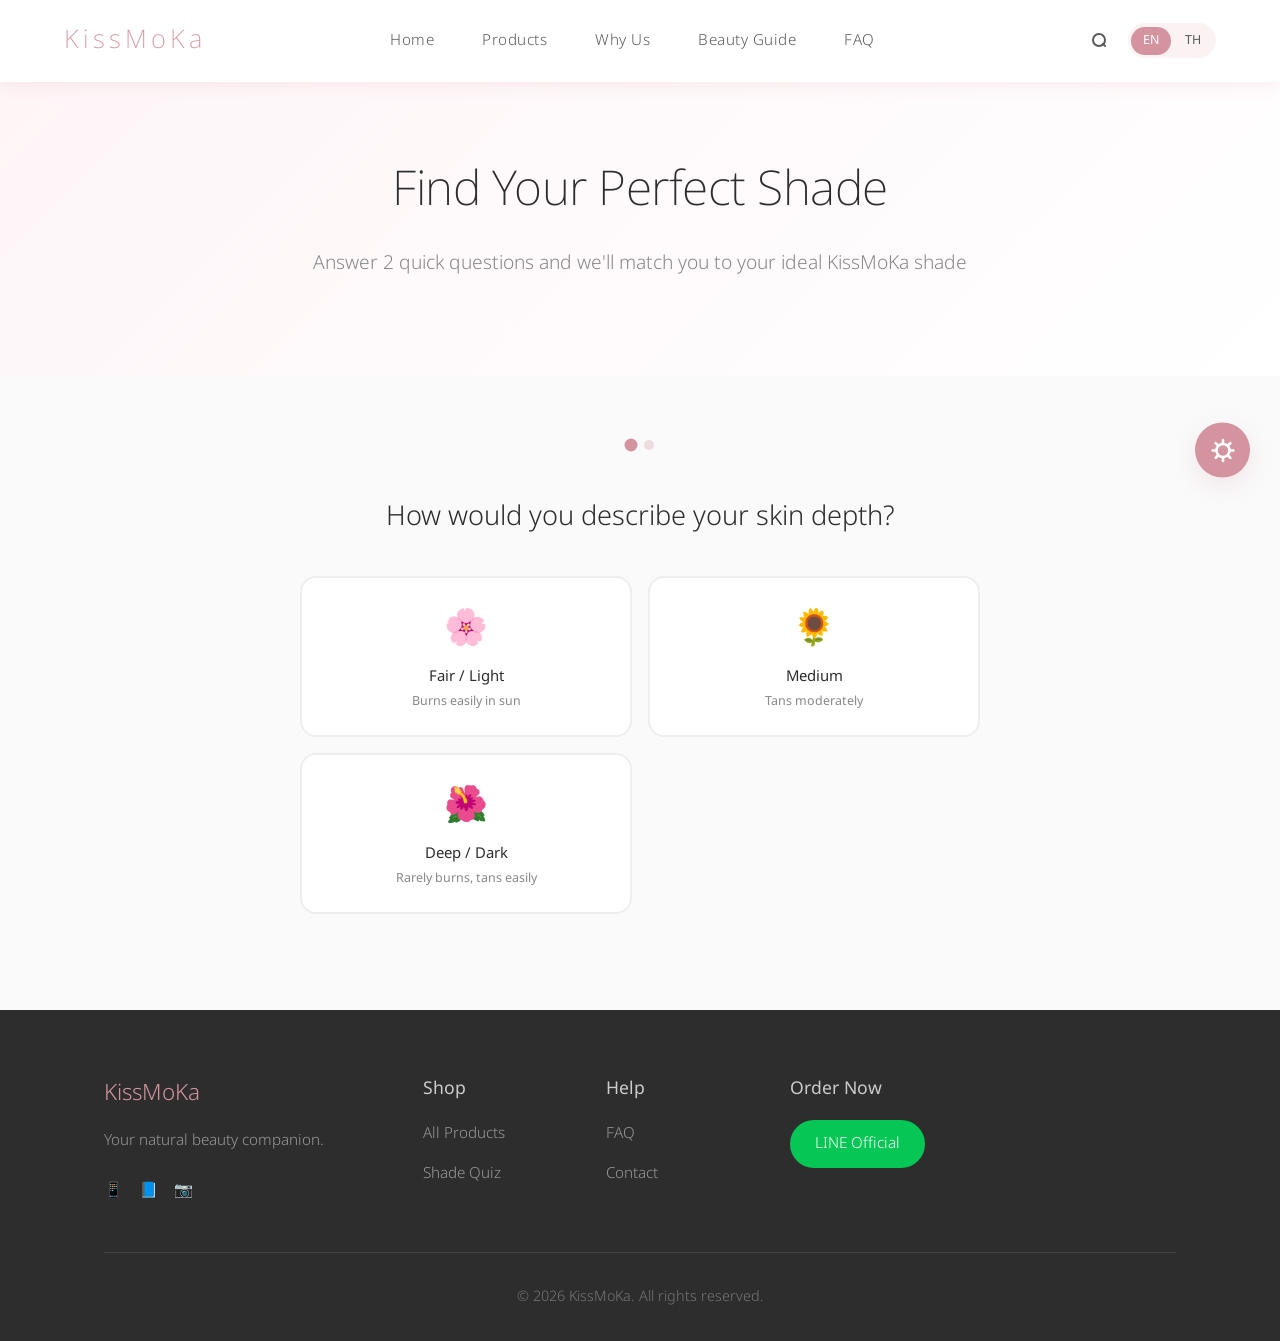
<file: quiz/index.html>
<!DOCTYPE html>
<html lang="en">
<head>
    <meta charset="UTF-8">
    <meta name="viewport" content="width=device-width, initial-scale=1.0">
    <title>Shade Quiz - KissMoKa</title>
    <meta name="description" content="Take our 3-step shade quiz to find your perfect KissMoKa Foundation match.">
    <meta property="og:title" content="Find Your Perfect Shade — KissMoKa Shade Quiz">
    <meta name="theme-color" content="#d4949f">
    <link rel="manifest" href="../manifest.json">
    <script>(function(){const d=localStorage.getItem('darkMode');if(d==='enabled')document.documentElement.classList.add('dark-mode');})();</script>
    <link rel="preconnect" href="https://fonts.googleapis.com">
    <link rel="preconnect" href="https://fonts.gstatic.com" crossorigin>
    <link href="https://fonts.googleapis.com/css2?family=Noto+Sans+Thai:wght@100;200;300;400;500;600;700&display=swap" rel="stylesheet">
    <link rel="stylesheet" href="../style.css">
    <link rel="icon" href="../favicon.ico" type="image/x-icon">
</head>
<body>
    <nav class="navbar">
        <div class="nav-container">
            <a href="../index.html" class="logo">KissMoKa</a>
            <button class="mobile-toggle" id="mobileToggle"><span></span><span></span><span></span></button>
            <ul class="nav-menu" id="navMenu">
                <li><a href="../index.html" data-en="Home" data-th="หน้าแรก">Home</a></li>
                <li><a href="../product/index.html" data-en="Products" data-th="สินค้า">Products</a></li>
                <li><a href="../why-us/index.html" data-en="Why Us" data-th="ทำไมต้องเรา">Why Us</a></li>
                <li><a href="../content/index.html" data-en="Beauty Guide" data-th="คู่มือความงาม">Beauty Guide</a></li>
                <li><a href="../faq/index.html" data-en="FAQ" data-th="คำถาม">FAQ</a></li>
            </ul>
            <div class="nav-extras">
                <button class="search-trigger" id="searchTrigger" aria-label="Search">
                    <svg width="20" height="20" viewBox="0 0 20 20" fill="none"><circle cx="9" cy="9" r="6" stroke="currentColor" stroke-width="2"/><path d="M15 15L13 13" stroke="currentColor" stroke-width="2" stroke-linecap="round"/></svg>
                </button>
                <div class="lang-toggle">
                    <button class="lang-btn active" data-lang="en">EN</button>
                    <button class="lang-btn" data-lang="th">TH</button>
                </div>
            </div>
        </div>
    </nav>
    <div class="search-overlay" id="searchOverlay">
        <div class="search-box">
            <div class="search-input-row">
                <svg width="18" height="18" viewBox="0 0 20 20" fill="none"><circle cx="9" cy="9" r="6" stroke="#d4949f" stroke-width="2"/><path d="M15 15L13 13" stroke="#d4949f" stroke-width="2" stroke-linecap="round"/></svg>
                <input class="search-input" id="searchInput" placeholder="Search shades, pages…" autocomplete="off">
                <button class="search-close" id="searchClose">&times;</button>
            </div>
            <div class="search-results" id="searchResults"></div>
        </div>
    </div>

    <section class="page-header">
        <h1 class="page-title" data-en="Find Your Perfect Shade" data-th="ค้นหาเฉดสีที่ใช่สำหรับคุณ">Find Your Perfect Shade</h1>
        <p class="page-description" data-en="Answer 2 quick questions and we'll match you to your ideal KissMoKa shade" data-th="ตอบ 2 คำถามสั้นๆ แล้วเราจะจับคู่เฉดสีที่เหมาะกับคุณ">Answer 2 quick questions and we'll match you to your ideal KissMoKa shade</p>
    </section>

    <section class="quiz-section">
        <div class="container">
            <div class="quiz-container">
                <div id="quizForm">
                    <div class="quiz-progress-bar">
                        <div class="quiz-dot active"></div>
                        <div class="quiz-dot"></div>
                    </div>

                    <!-- Step 1: Skin Depth -->
                    <div class="quiz-step active" data-step="depth">
                        <p class="quiz-q" data-en="How would you describe your skin depth?" data-th="ผิวของคุณเป็นแบบไหน?">How would you describe your skin depth?</p>
                        <div class="quiz-opts">
                            <button class="quiz-opt" data-value="fair">
                                <span class="quiz-opt-emoji">🌸</span>
                                <span class="quiz-opt-name" data-en="Fair / Light" data-th="ผิวขาว / อ่อน">Fair / Light</span>
                                <span class="quiz-opt-hint" data-en="Burns easily in sun" data-th="ผิวไหม้แดดง่าย">Burns easily in sun</span>
                            </button>
                            <button class="quiz-opt" data-value="medium">
                                <span class="quiz-opt-emoji">🌻</span>
                                <span class="quiz-opt-name" data-en="Medium" data-th="ผิวกลาง">Medium</span>
                                <span class="quiz-opt-hint" data-en="Tans moderately" data-th="แทนได้ปานกลาง">Tans moderately</span>
                            </button>
                            <button class="quiz-opt" data-value="deep">
                                <span class="quiz-opt-emoji">🌺</span>
                                <span class="quiz-opt-name" data-en="Deep / Dark" data-th="ผิวเข้ม / คล้ำ">Deep / Dark</span>
                                <span class="quiz-opt-hint" data-en="Rarely burns, tans easily" data-th="แทนง่าย ไหม้แดดยาก">Rarely burns, tans easily</span>
                            </button>
                        </div>
                    </div>

                    <!-- Step 2: Undertone -->
                    <div class="quiz-step" data-step="undertone">
                        <p class="quiz-q" data-en="What's your skin's undertone?" data-th="โทนสีผิวของคุณเป็นอย่างไร?">What's your skin's undertone?</p>
                        <div class="quiz-opts">
                            <button class="quiz-opt" data-value="cool">
                                <span class="quiz-opt-emoji">💙</span>
                                <span class="quiz-opt-name" data-en="Cool" data-th="เย็น">Cool</span>
                                <span class="quiz-opt-hint" data-en="Veins look blue/purple" data-th="เส้นเลือดสีน้ำเงิน/ม่วง">Veins look blue/purple</span>
                            </button>
                            <button class="quiz-opt" data-value="neutral">
                                <span class="quiz-opt-emoji">💚</span>
                                <span class="quiz-opt-name" data-en="Neutral" data-th="กลาง">Neutral</span>
                                <span class="quiz-opt-hint" data-en="Veins look blue-green" data-th="เส้นเลือดสีน้ำเงิน-เขียว">Veins look blue-green</span>
                            </button>
                            <button class="quiz-opt" data-value="warm">
                                <span class="quiz-opt-emoji">💛</span>
                                <span class="quiz-opt-name" data-en="Warm" data-th="อบอุ่น">Warm</span>
                                <span class="quiz-opt-hint" data-en="Veins look green" data-th="เส้นเลือดสีเขียว">Veins look green</span>
                            </button>
                        </div>
                    </div>
                </div>

                <!-- Result -->
                <div class="quiz-result" id="quizResult">
                    <div class="quiz-result-swatch"></div>
                    <h2 class="quiz-result-title">Your Match: Natural (Shade 04)</h2>
                    <p class="quiz-result-sub">Medium skin with neutral undertones — our most popular, perfectly balanced shade.</p>
                    <div class="quiz-result-btns">
                        <a href="../product/index.html" class="btn btn-primary" data-en="Shop This Shade" data-th="สั่งซื้อเฉดนี้">Shop This Shade</a>
                        <button class="btn btn-secondary" id="quizRestart" data-en="Retake Quiz" data-th="ทำแบบทดสอบใหม่">Retake Quiz</button>
                    </div>
                </div>
            </div>
        </div>
    </section>

    <footer class="footer">
        <div class="container">
            <div class="footer-content">
                <div class="footer-section">
                    <h3>KissMoKa</h3>
                    <p>Your natural beauty companion.</p>
                    <div class="footer-social">
                        <a href="https://lin.ee/KissMoKa" target="_blank">📱</a>
                        <a href="https://www.facebook.com/kissmoka" target="_blank">📘</a>
                        <a href="https://www.instagram.com/kissmoka.official" target="_blank">📷</a>
                    </div>
                </div>
                <div class="footer-section">
                    <h4>Shop</h4>
                    <ul>
                        <li><a href="../product/index.html">All Products</a></li>
                        <li><a href="index.html">Shade Quiz</a></li>
                    </ul>
                </div>
                <div class="footer-section">
                    <h4>Help</h4>
                    <ul>
                        <li><a href="../faq/index.html">FAQ</a></li>
                        <li><a href="../contact/index.html">Contact</a></li>
                    </ul>
                </div>
                <div class="footer-section">
                    <h4>Order Now</h4>
                    <div class="social-buttons">
                        <a href="https://lin.ee/KissMoKa" target="_blank" class="social-btn line">LINE Official</a>
                    </div>
                </div>
            </div>
            <div class="footer-bottom">
                <p>&copy; 2026 KissMoKa. All rights reserved.</p>
            </div>
        </div>
    </footer>
    <script src="../script.js"></script>
</body>
</html>
</file>
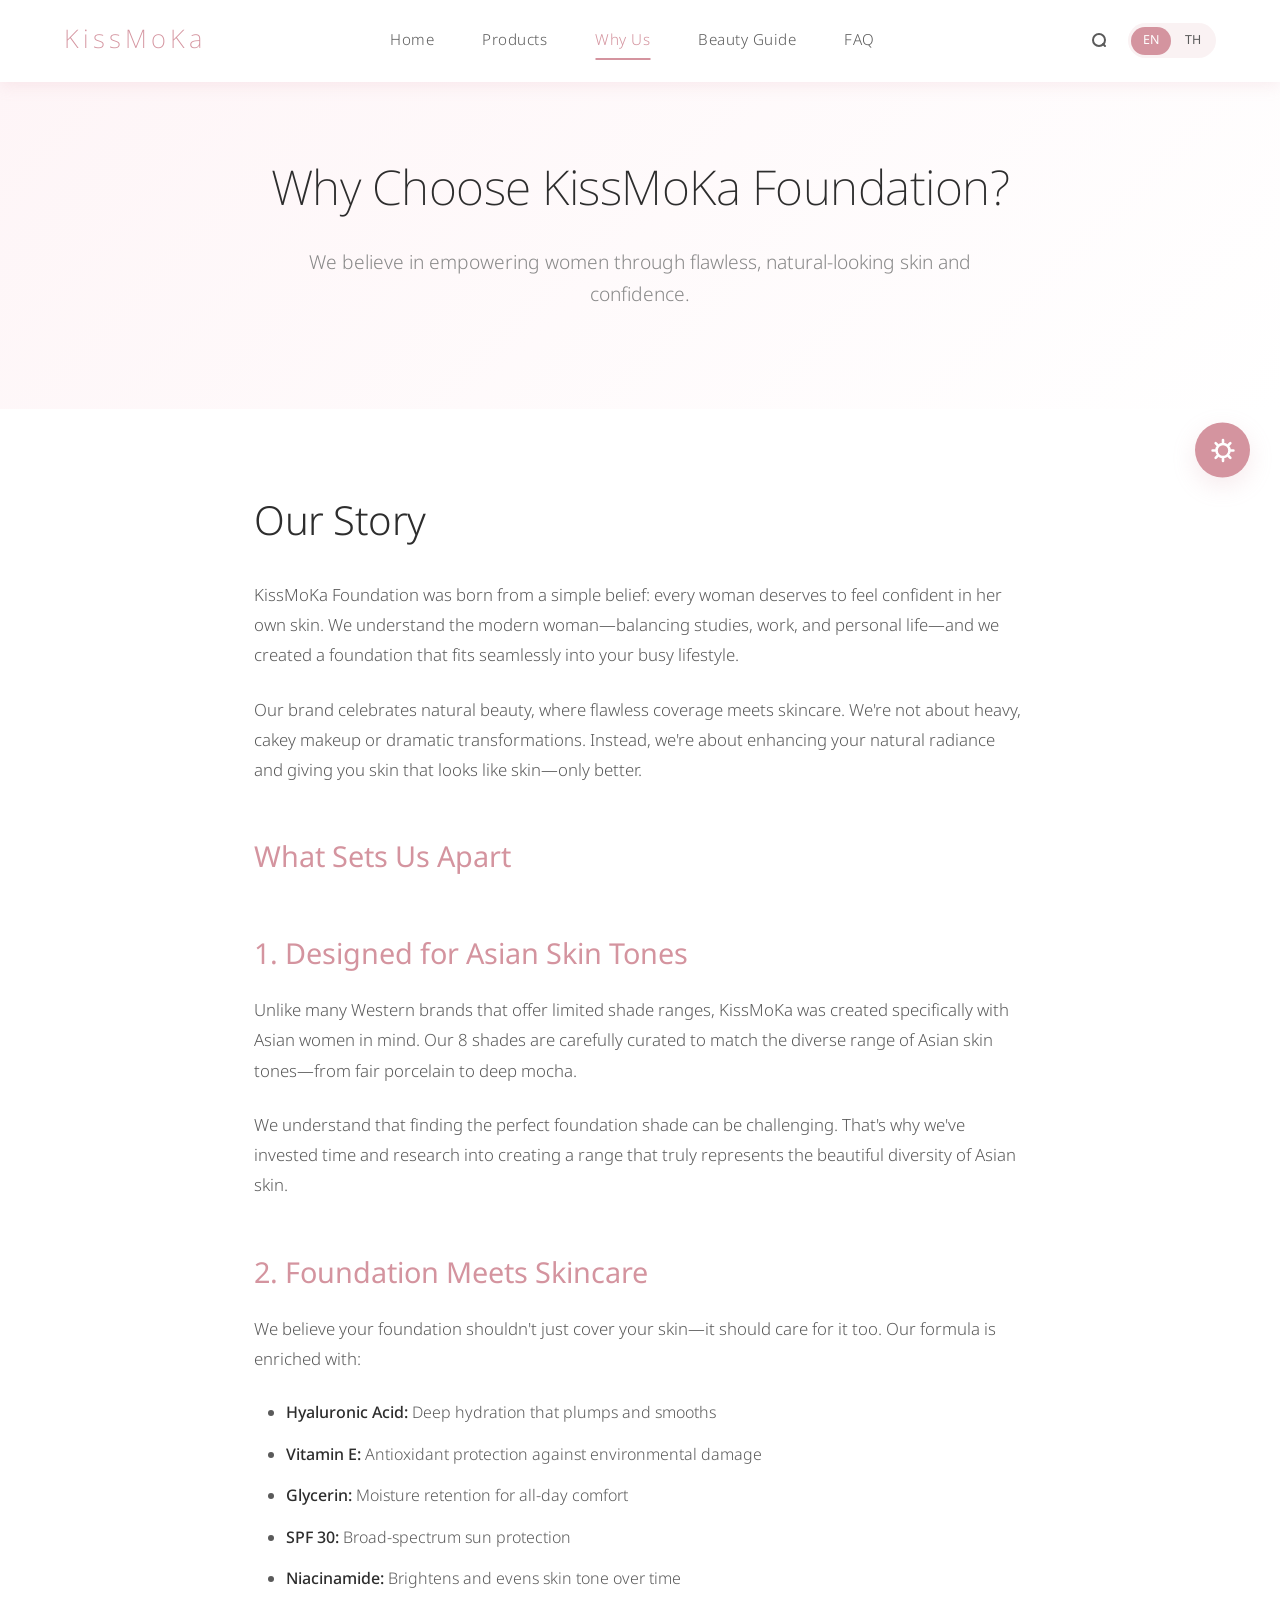
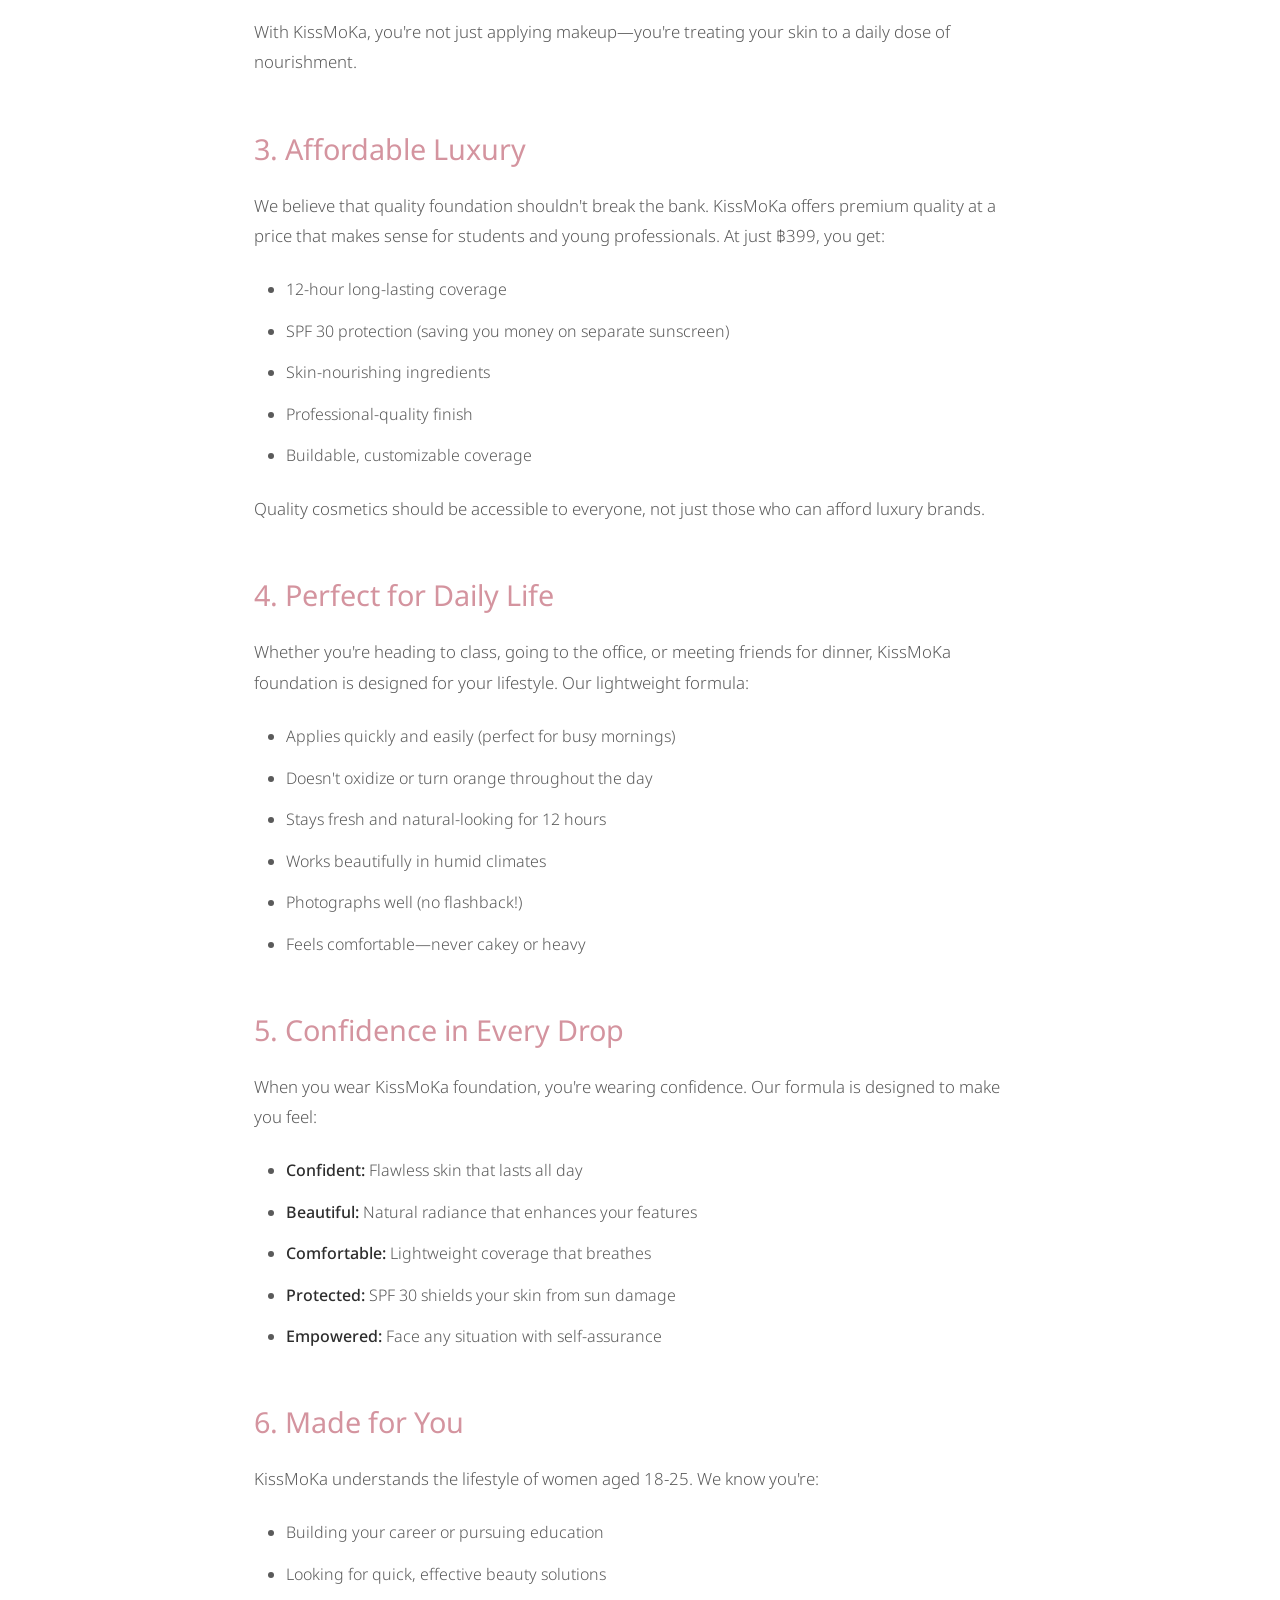
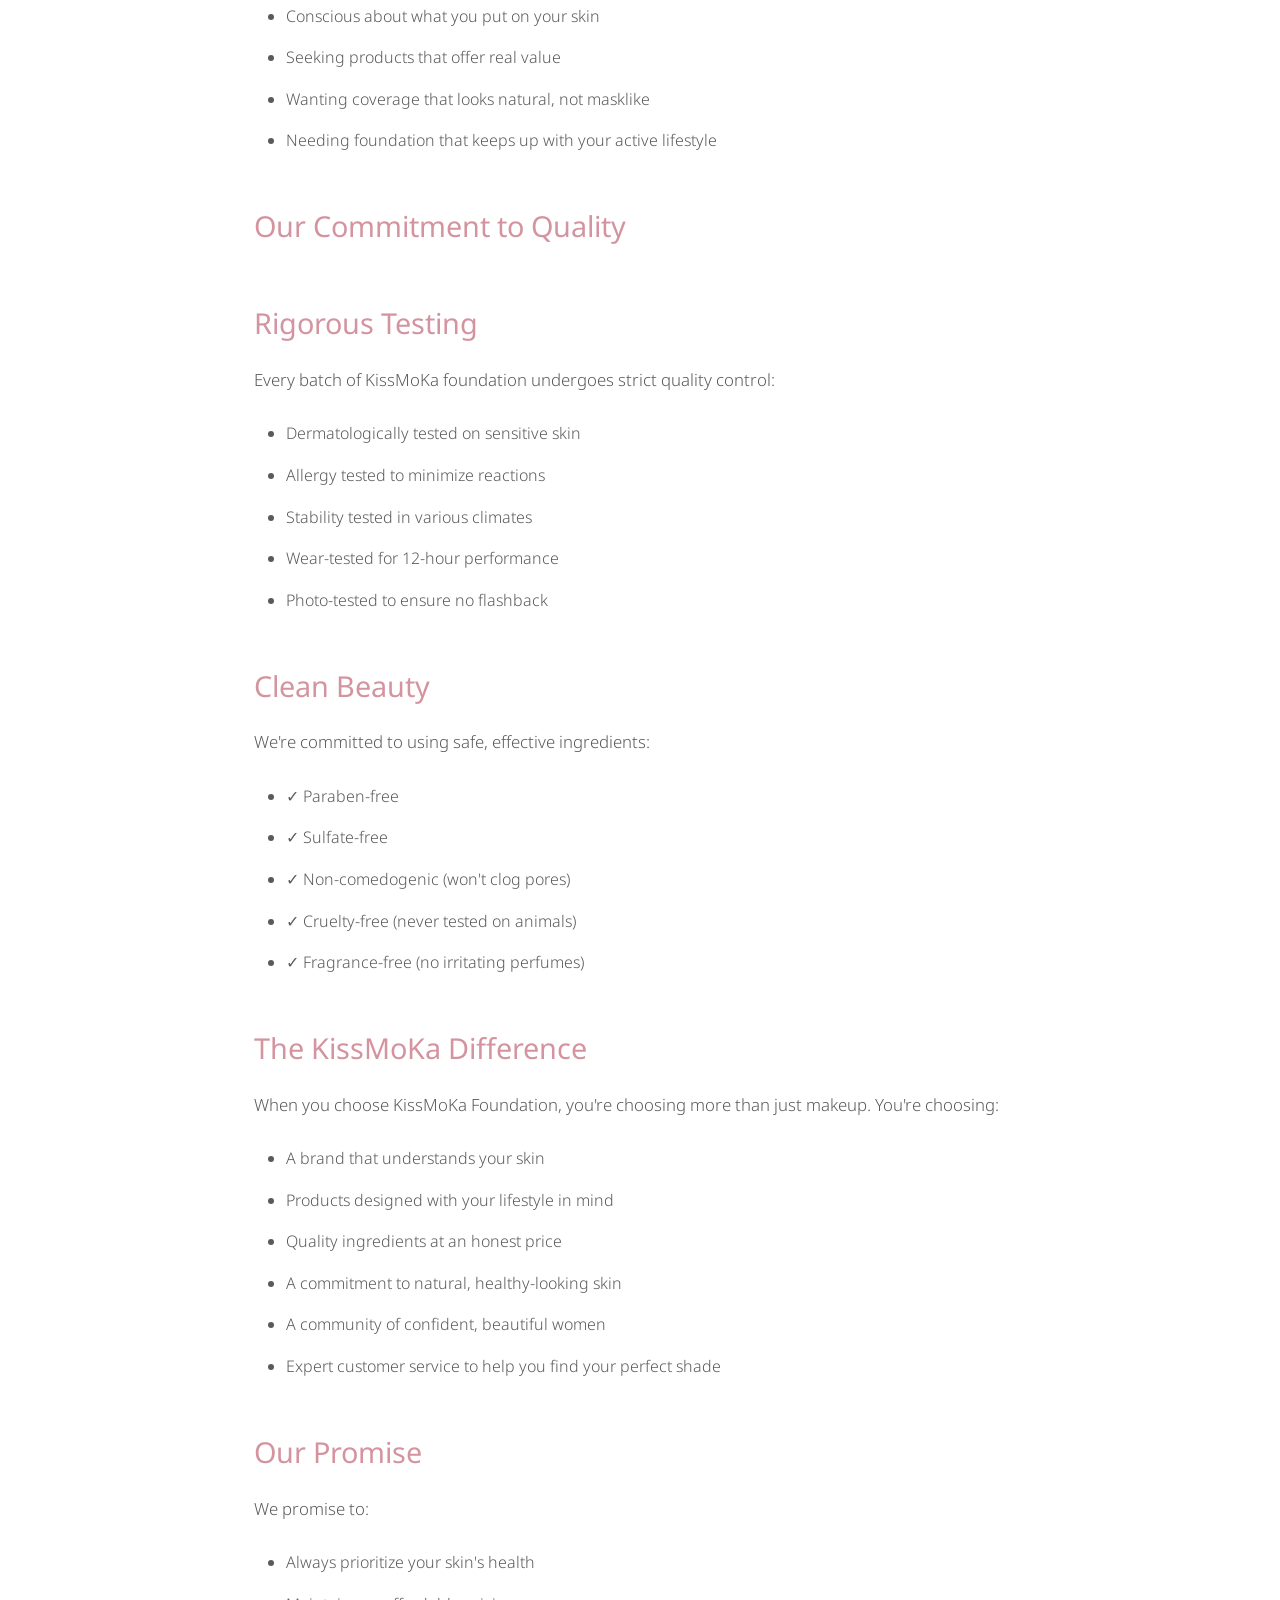
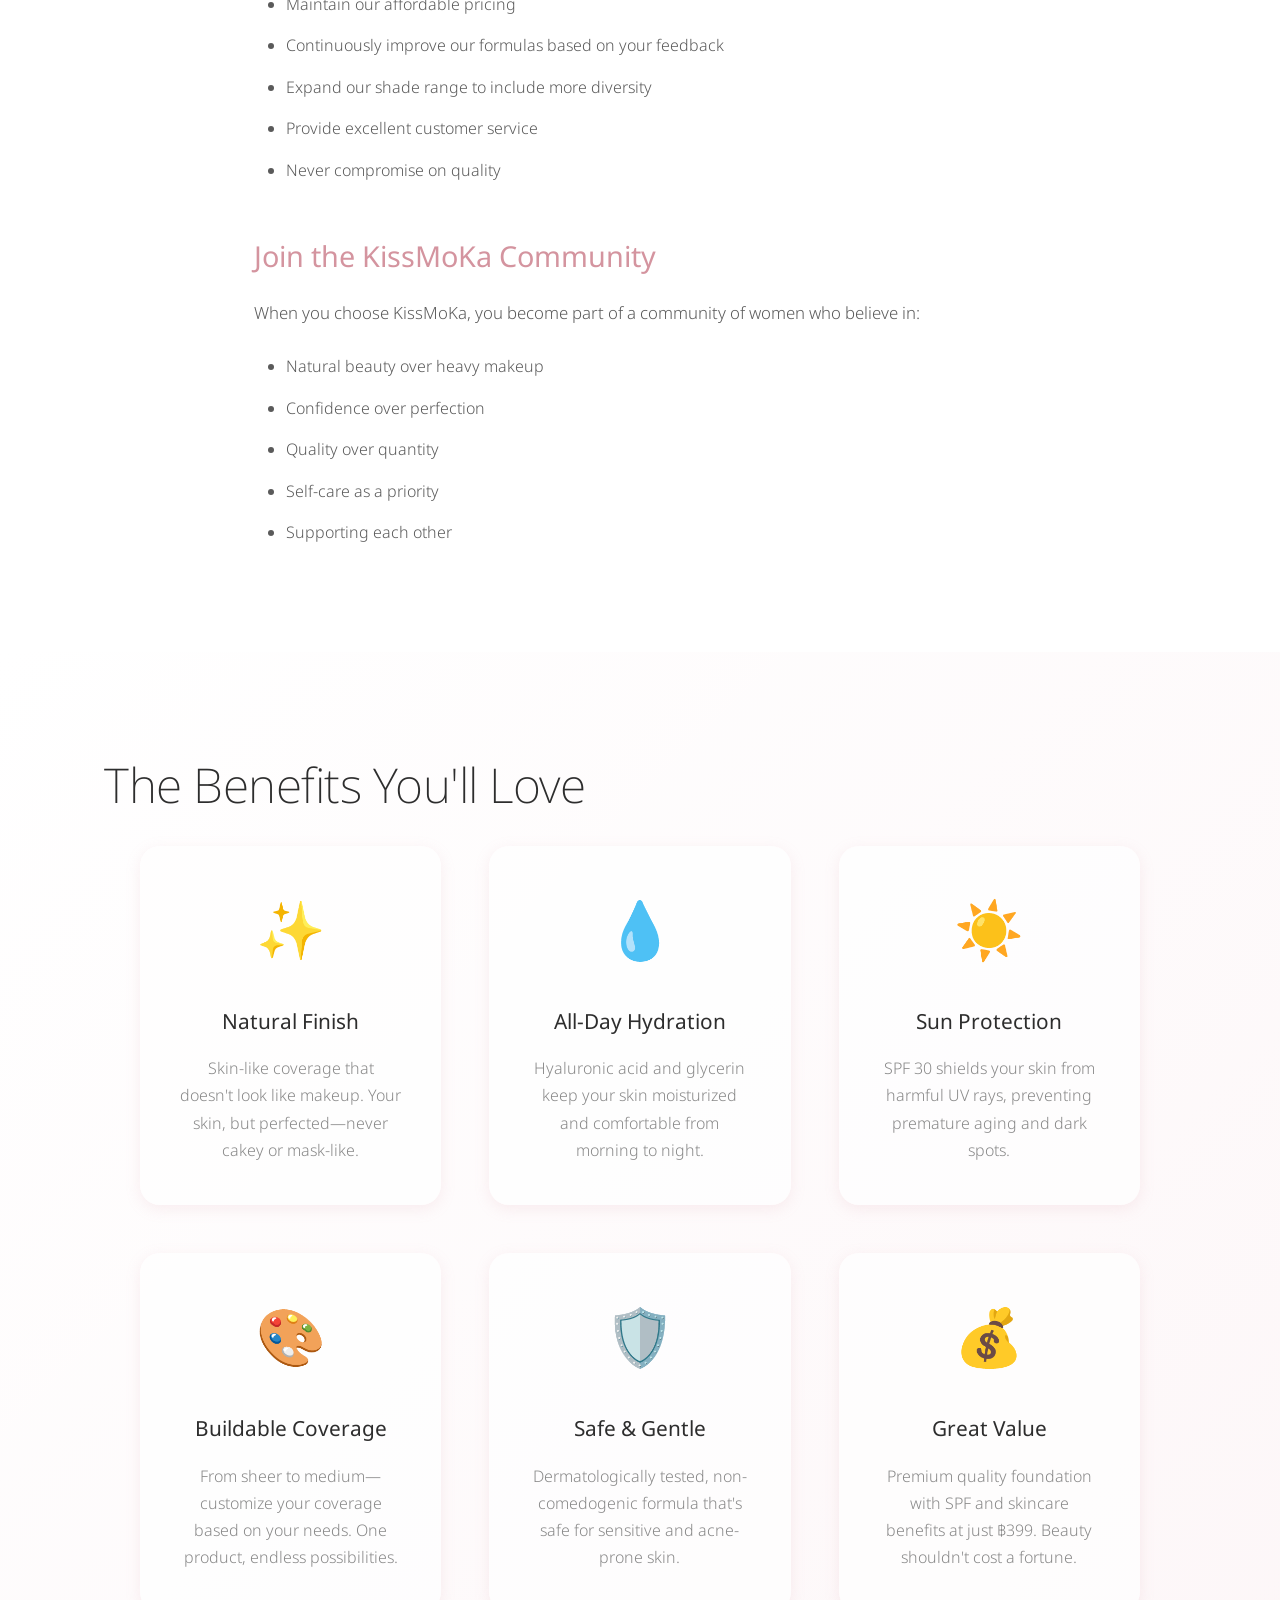
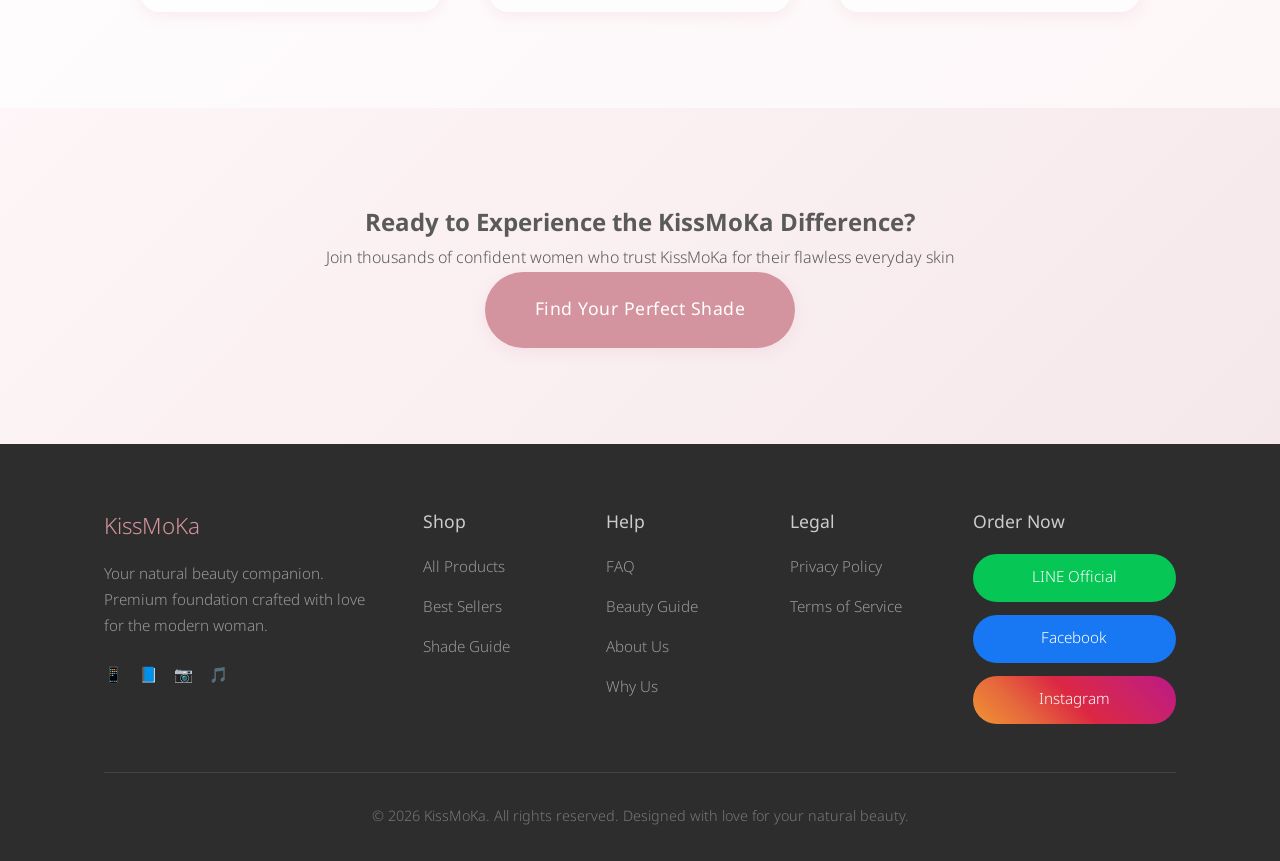
<file: why-us/index.html>
<!DOCTYPE html>
<html lang="en">
<head>
    <meta charset="UTF-8">
    <meta name="viewport" content="width=device-width, initial-scale=1.0">
    <title>Why Us - KissMoKa Foundation</title>

    <!-- CRITICAL: Dark Mode Script - Must Load FIRST -->
<script>
    (function() {
        const darkMode = localStorage.getItem('darkMode');
        if (darkMode === 'enabled') {
            document.documentElement.classList.add('dark-mode');
        }
    })();
</script>
    
    <!-- Google Fonts - Noto Sans Thai -->
    <link rel="preconnect" href="https://fonts.googleapis.com">
    <link rel="preconnect" href="https://fonts.gstatic.com" crossorigin>
    <link href="https://fonts.googleapis.com/css2?family=Noto+Sans+Thai:wght@100;200;300;400;500;600;700&display=swap" rel="stylesheet">
    
    <link rel="stylesheet" href="../style.css">
    <link rel="icon" href="../favicon.ico" type="image/x-icon">
</head>
<body>
    <!-- Navigation -->
    <nav class="navbar">
        <div class="nav-container">
            <a href="../index.html" class="logo">KissMoKa</a>
            <button class="mobile-toggle" id="mobileToggle">
                <span></span>
                <span></span>
                <span></span>
            </button>
            <ul class="nav-menu" id="navMenu">
                <li><a href="../index.html" data-en="Home" data-th="หน้าแรก">Home</a></li>
                <li><a href="../product/index.html" data-en="Products" data-th="สินค้า">Products</a></li>
                <li><a href="index.html" class="active" data-en="Why Us" data-th="ทำไมต้องเรา">Why Us</a></li>
                <li><a href="../content/index.html" data-en="Beauty Guide" data-th="คู่มือความงาม">Beauty Guide</a></li>
                <li><a href="../faq/index.html" data-en="FAQ" data-th="คำถาม">FAQ</a></li>
            </ul>
            <div class="nav-extras">
                <button class="search-trigger" id="searchTrigger" aria-label="Search">
                    <svg width="20" height="20" viewBox="0 0 20 20" fill="none"><circle cx="9" cy="9" r="6" stroke="currentColor" stroke-width="2"/><path d="M15 15L13 13" stroke="currentColor" stroke-width="2" stroke-linecap="round"/></svg>
                </button>
                <div class="lang-toggle">
                    <button class="lang-btn active" data-lang="en">EN</button>
                    <button class="lang-btn" data-lang="th">TH</button>
                </div>
            </div>
        </div>
    </nav>
    <div class="search-overlay" id="searchOverlay">
        <div class="search-box">
            <div class="search-input-row">
                <svg width="18" height="18" viewBox="0 0 20 20" fill="none"><circle cx="9" cy="9" r="6" stroke="#d4949f" stroke-width="2"/><path d="M15 15L13 13" stroke="#d4949f" stroke-width="2" stroke-linecap="round"/></svg>
                <input class="search-input" id="searchInput" placeholder="Search shades, pages…" autocomplete="off">
                <button class="search-close" id="searchClose">&times;</button>
            </div>
            <div class="search-results" id="searchResults"></div>
        </div>
    </div>

    <!-- Page Header -->
    <section class="page-header">
        <h1 class="page-title">Why Choose KissMoKa Foundation?</h1>
        <p class="page-description">We believe in empowering women through flawless, natural-looking skin and confidence.</p>
    </section>

    <!-- Main Content -->
    <section class="content-section">
        <div class="content-wrapper">
            <h2>Our Story</h2>
            <p>KissMoKa Foundation was born from a simple belief: every woman deserves to feel confident in her own skin. We understand the modern woman—balancing studies, work, and personal life—and we created a foundation that fits seamlessly into your busy lifestyle.</p>
            
            <p>Our brand celebrates natural beauty, where flawless coverage meets skincare. We're not about heavy, cakey makeup or dramatic transformations. Instead, we're about enhancing your natural radiance and giving you skin that looks like skin—only better.</p>

            <h3>What Sets Us Apart</h3>
            
            <h3>1. Designed for Asian Skin Tones</h3>
            <p>Unlike many Western brands that offer limited shade ranges, KissMoKa was created specifically with Asian women in mind. Our 8 shades are carefully curated to match the diverse range of Asian skin tones—from fair porcelain to deep mocha.</p>
            
            <p>We understand that finding the perfect foundation shade can be challenging. That's why we've invested time and research into creating a range that truly represents the beautiful diversity of Asian skin.</p>

            <h3>2. Foundation Meets Skincare</h3>
            <p>We believe your foundation shouldn't just cover your skin—it should care for it too. Our formula is enriched with:</p>
            <ul>
                <li><strong>Hyaluronic Acid:</strong> Deep hydration that plumps and smooths</li>
                <li><strong>Vitamin E:</strong> Antioxidant protection against environmental damage</li>
                <li><strong>Glycerin:</strong> Moisture retention for all-day comfort</li>
                <li><strong>SPF 30:</strong> Broad-spectrum sun protection</li>
                <li><strong>Niacinamide:</strong> Brightens and evens skin tone over time</li>
            </ul>

            <p>With KissMoKa, you're not just applying makeup—you're treating your skin to a daily dose of nourishment.</p>

            <h3>3. Affordable Luxury</h3>
            <p>We believe that quality foundation shouldn't break the bank. KissMoKa offers premium quality at a price that makes sense for students and young professionals. At just ฿399, you get:</p>
            <ul>
                <li>12-hour long-lasting coverage</li>
                <li>SPF 30 protection (saving you money on separate sunscreen)</li>
                <li>Skin-nourishing ingredients</li>
                <li>Professional-quality finish</li>
                <li>Buildable, customizable coverage</li>
            </ul>

            <p>Quality cosmetics should be accessible to everyone, not just those who can afford luxury brands.</p>

            <h3>4. Perfect for Daily Life</h3>
            <p>Whether you're heading to class, going to the office, or meeting friends for dinner, KissMoKa foundation is designed for your lifestyle. Our lightweight formula:</p>
            <ul>
                <li>Applies quickly and easily (perfect for busy mornings)</li>
                <li>Doesn't oxidize or turn orange throughout the day</li>
                <li>Stays fresh and natural-looking for 12 hours</li>
                <li>Works beautifully in humid climates</li>
                <li>Photographs well (no flashback!)</li>
                <li>Feels comfortable—never cakey or heavy</li>
            </ul>

            <h3>5. Confidence in Every Drop</h3>
            <p>When you wear KissMoKa foundation, you're wearing confidence. Our formula is designed to make you feel:</p>
            <ul>
                <li><strong>Confident:</strong> Flawless skin that lasts all day</li>
                <li><strong>Beautiful:</strong> Natural radiance that enhances your features</li>
                <li><strong>Comfortable:</strong> Lightweight coverage that breathes</li>
                <li><strong>Protected:</strong> SPF 30 shields your skin from sun damage</li>
                <li><strong>Empowered:</strong> Face any situation with self-assurance</li>
            </ul>

            <h3>6. Made for You</h3>
            <p>KissMoKa understands the lifestyle of women aged 18-25. We know you're:</p>
            <ul>
                <li>Building your career or pursuing education</li>
                <li>Looking for quick, effective beauty solutions</li>
                <li>Conscious about what you put on your skin</li>
                <li>Seeking products that offer real value</li>
                <li>Wanting coverage that looks natural, not masklike</li>
                <li>Needing foundation that keeps up with your active lifestyle</li>
            </ul>

            <h3>Our Commitment to Quality</h3>
            
            <h3>Rigorous Testing</h3>
            <p>Every batch of KissMoKa foundation undergoes strict quality control:</p>
            <ul>
                <li>Dermatologically tested on sensitive skin</li>
                <li>Allergy tested to minimize reactions</li>
                <li>Stability tested in various climates</li>
                <li>Wear-tested for 12-hour performance</li>
                <li>Photo-tested to ensure no flashback</li>
            </ul>

            <h3>Clean Beauty</h3>
            <p>We're committed to using safe, effective ingredients:</p>
            <ul>
                <li>✓ Paraben-free</li>
                <li>✓ Sulfate-free</li>
                <li>✓ Non-comedogenic (won't clog pores)</li>
                <li>✓ Cruelty-free (never tested on animals)</li>
                <li>✓ Fragrance-free (no irritating perfumes)</li>
            </ul>

            <h3>The KissMoKa Difference</h3>
            <p>When you choose KissMoKa Foundation, you're choosing more than just makeup. You're choosing:</p>
            <ul>
                <li>A brand that understands your skin</li>
                <li>Products designed with your lifestyle in mind</li>
                <li>Quality ingredients at an honest price</li>
                <li>A commitment to natural, healthy-looking skin</li>
                <li>A community of confident, beautiful women</li>
                <li>Expert customer service to help you find your perfect shade</li>
            </ul>

            <h3>Our Promise</h3>
            <p>We promise to:</p>
            <ul>
                <li>Always prioritize your skin's health</li>
                <li>Maintain our affordable pricing</li>
                <li>Continuously improve our formulas based on your feedback</li>
                <li>Expand our shade range to include more diversity</li>
                <li>Provide excellent customer service</li>
                <li>Never compromise on quality</li>
            </ul>

            <h3>Join the KissMoKa Community</h3>
            <p>When you choose KissMoKa, you become part of a community of women who believe in:</p>
            <ul>
                <li>Natural beauty over heavy makeup</li>
                <li>Confidence over perfection</li>
                <li>Quality over quantity</li>
                <li>Self-care as a priority</li>
                <li>Supporting each other</li>
            </ul>
        </div>
    </section>

    <!-- Benefits Section -->
    <section class="promise-section">
        <div class="container">
            <h2 class="section-title">The Benefits You'll Love</h2>
            <div class="promise-grid">
                <div class="promise-card">
                    <div class="promise-icon">✨</div>
                    <h3>Natural Finish</h3>
                    <p>Skin-like coverage that doesn't look like makeup. Your skin, but perfected—never cakey or mask-like.</p>
                </div>

                <div class="promise-card">
                    <div class="promise-icon">💧</div>
                    <h3>All-Day Hydration</h3>
                    <p>Hyaluronic acid and glycerin keep your skin moisturized and comfortable from morning to night.</p>
                </div>

                <div class="promise-card">
                    <div class="promise-icon">☀️</div>
                    <h3>Sun Protection</h3>
                    <p>SPF 30 shields your skin from harmful UV rays, preventing premature aging and dark spots.</p>
                </div>

                <div class="promise-card">
                    <div class="promise-icon">🎨</div>
                    <h3>Buildable Coverage</h3>
                    <p>From sheer to medium—customize your coverage based on your needs. One product, endless possibilities.</p>
                </div>

                <div class="promise-card">
                    <div class="promise-icon">🛡️</div>
                    <h3>Safe & Gentle</h3>
                    <p>Dermatologically tested, non-comedogenic formula that's safe for sensitive and acne-prone skin.</p>
                </div>

                <div class="promise-card">
                    <div class="promise-icon">💰</div>
                    <h3>Great Value</h3>
                    <p>Premium quality foundation with SPF and skincare benefits at just ฿399. Beauty shouldn't cost a fortune.</p>
                </div>
            </div>
        </div>
    </section>

    <!-- CTA Section -->
    <section class="cta-section">
        <div class="container">
            <h2>Ready to Experience the KissMoKa Difference?</h2>
            <p>Join thousands of confident women who trust KissMoKa for their flawless everyday skin</p>
            <a href="../product/index.html" class="btn btn-primary btn-large">Find Your Perfect Shade</a>
        </div>
    </section>

    <!-- Footer -->
    <footer class="footer">
        <div class="container">
            <div class="footer-content">
                <div class="footer-section">
                    <h3>KissMoKa</h3>
                    <p>Your natural beauty companion. Premium foundation crafted with love for the modern woman.</p>
                    <div class="footer-social">
                        <a href="https://lin.ee/KissMoKa" target="_blank">📱</a>
                        <a href="https://www.facebook.com/kissmoka" target="_blank">📘</a>
                        <a href="https://www.instagram.com/kissmoka.official" target="_blank">📷</a>
                        <a href="https://www.tiktok.com/@kissmoka" target="_blank">🎵</a>
                    </div>
                </div>

                <div class="footer-section">
                    <h4>Shop</h4>
                    <ul>
                        <li><a href="../product/index.html">All Products</a></li>
                        <li><a href="../product/index.html#bestsellers">Best Sellers</a></li>
                        <li><a href="../content/index.html">Shade Guide</a></li>
                    </ul>
                </div>

                <div class="footer-section">
                    <h4>Help</h4>
                    <ul>
                        <li><a href="../faq/index.html">FAQ</a></li>
                        <li><a href="../content/index.html">Beauty Guide</a></li>
                        <li><a href="../info/index.html">About Us</a></li>
                        <li><a href="index.html">Why Us</a></li>
                    </ul>
                </div>

                <div class="footer-section">
                    <h4>Legal</h4>
                    <ul>
                        <li><a href="../policy/privacy.html">Privacy Policy</a></li>
                        <li><a href="../policy/terms.html">Terms of Service</a></li>
                    </ul>
                </div>

                <div class="footer-section">
                    <h4>Order Now</h4>
                    <div class="social-buttons">
                        <a href="https://lin.ee/KissMoKa" target="_blank" class="social-btn line">LINE Official</a>
                        <a href="https://www.facebook.com/kissmoka" target="_blank" class="social-btn facebook">Facebook</a>
                        <a href="https://www.instagram.com/kissmoka.official" target="_blank" class="social-btn instagram">Instagram</a>
                    </div>
                </div>
            </div>

            <div class="footer-bottom">
                <p>&copy; 2026 KissMoKa. All rights reserved. Designed with love for your natural beauty.</p>
            </div>
        </div>
    </footer>

    <script src="../script.js"></script>
</body>
</html>
</file>
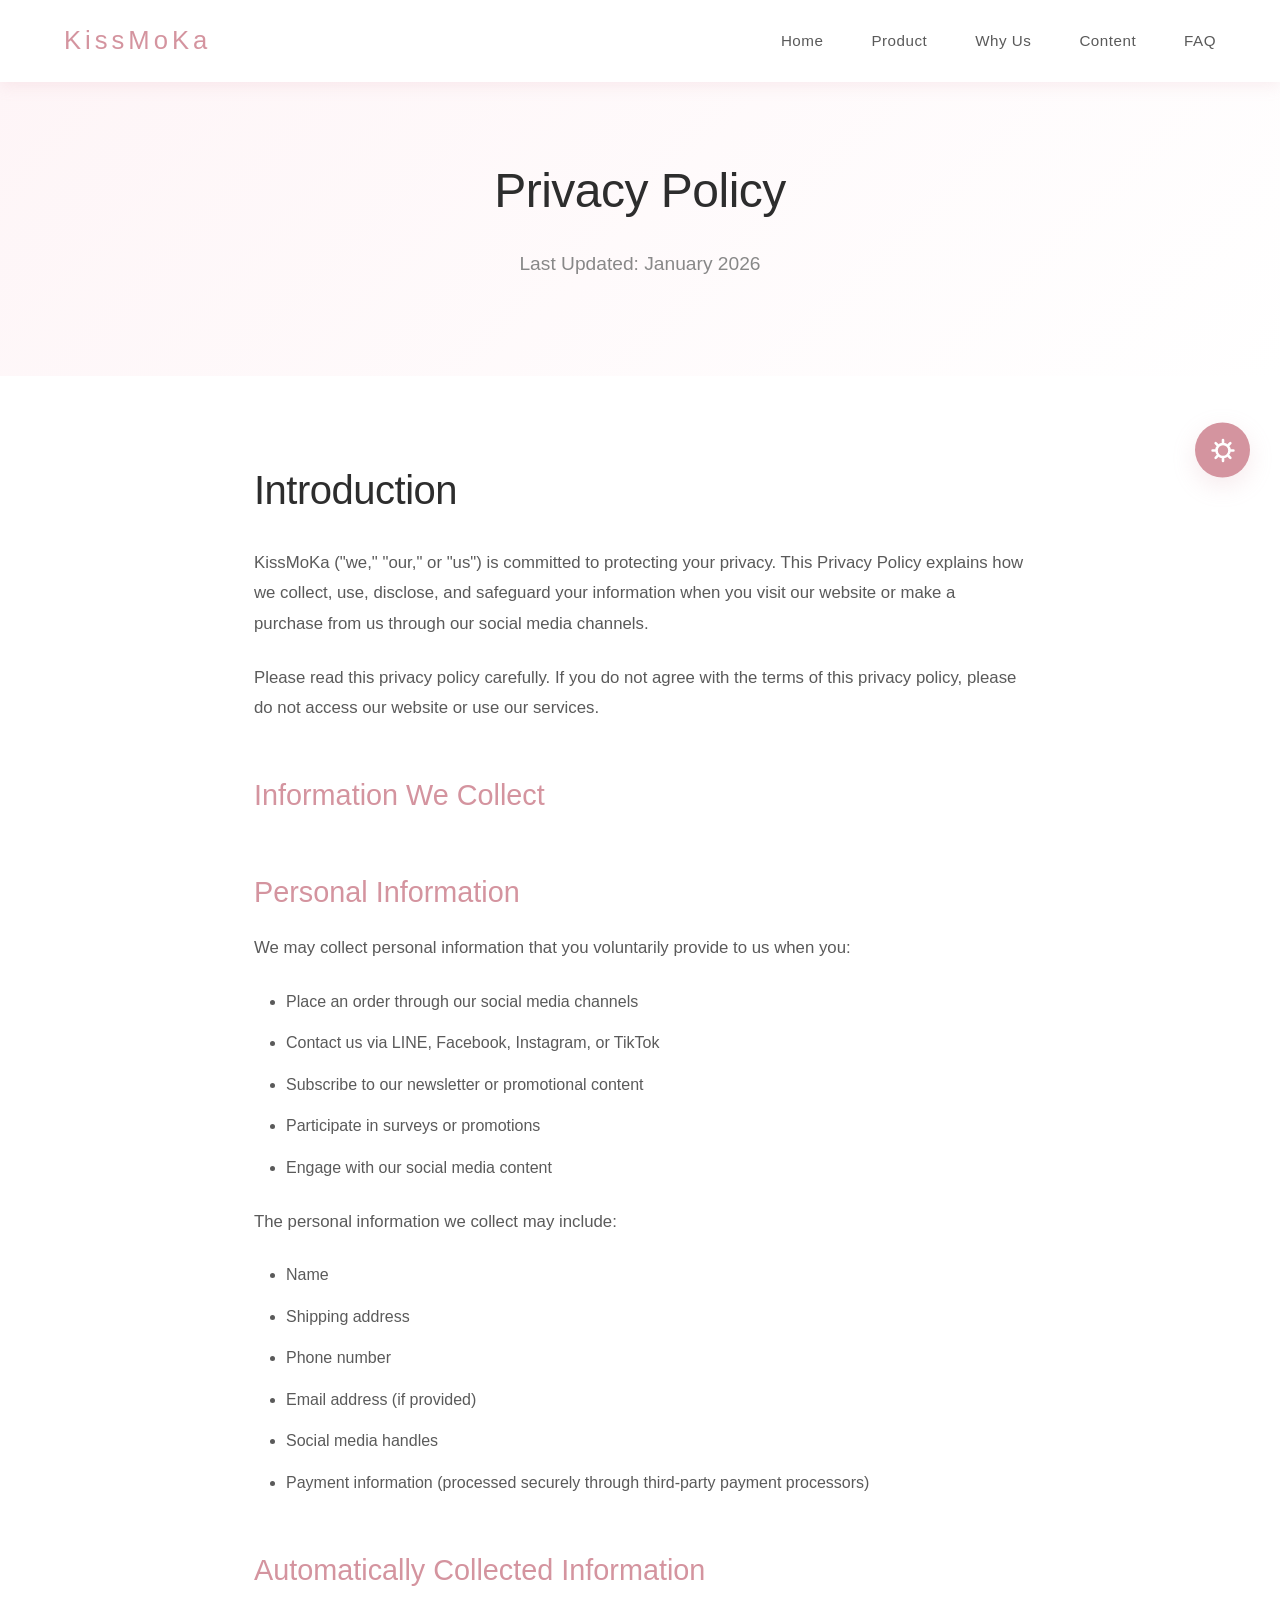
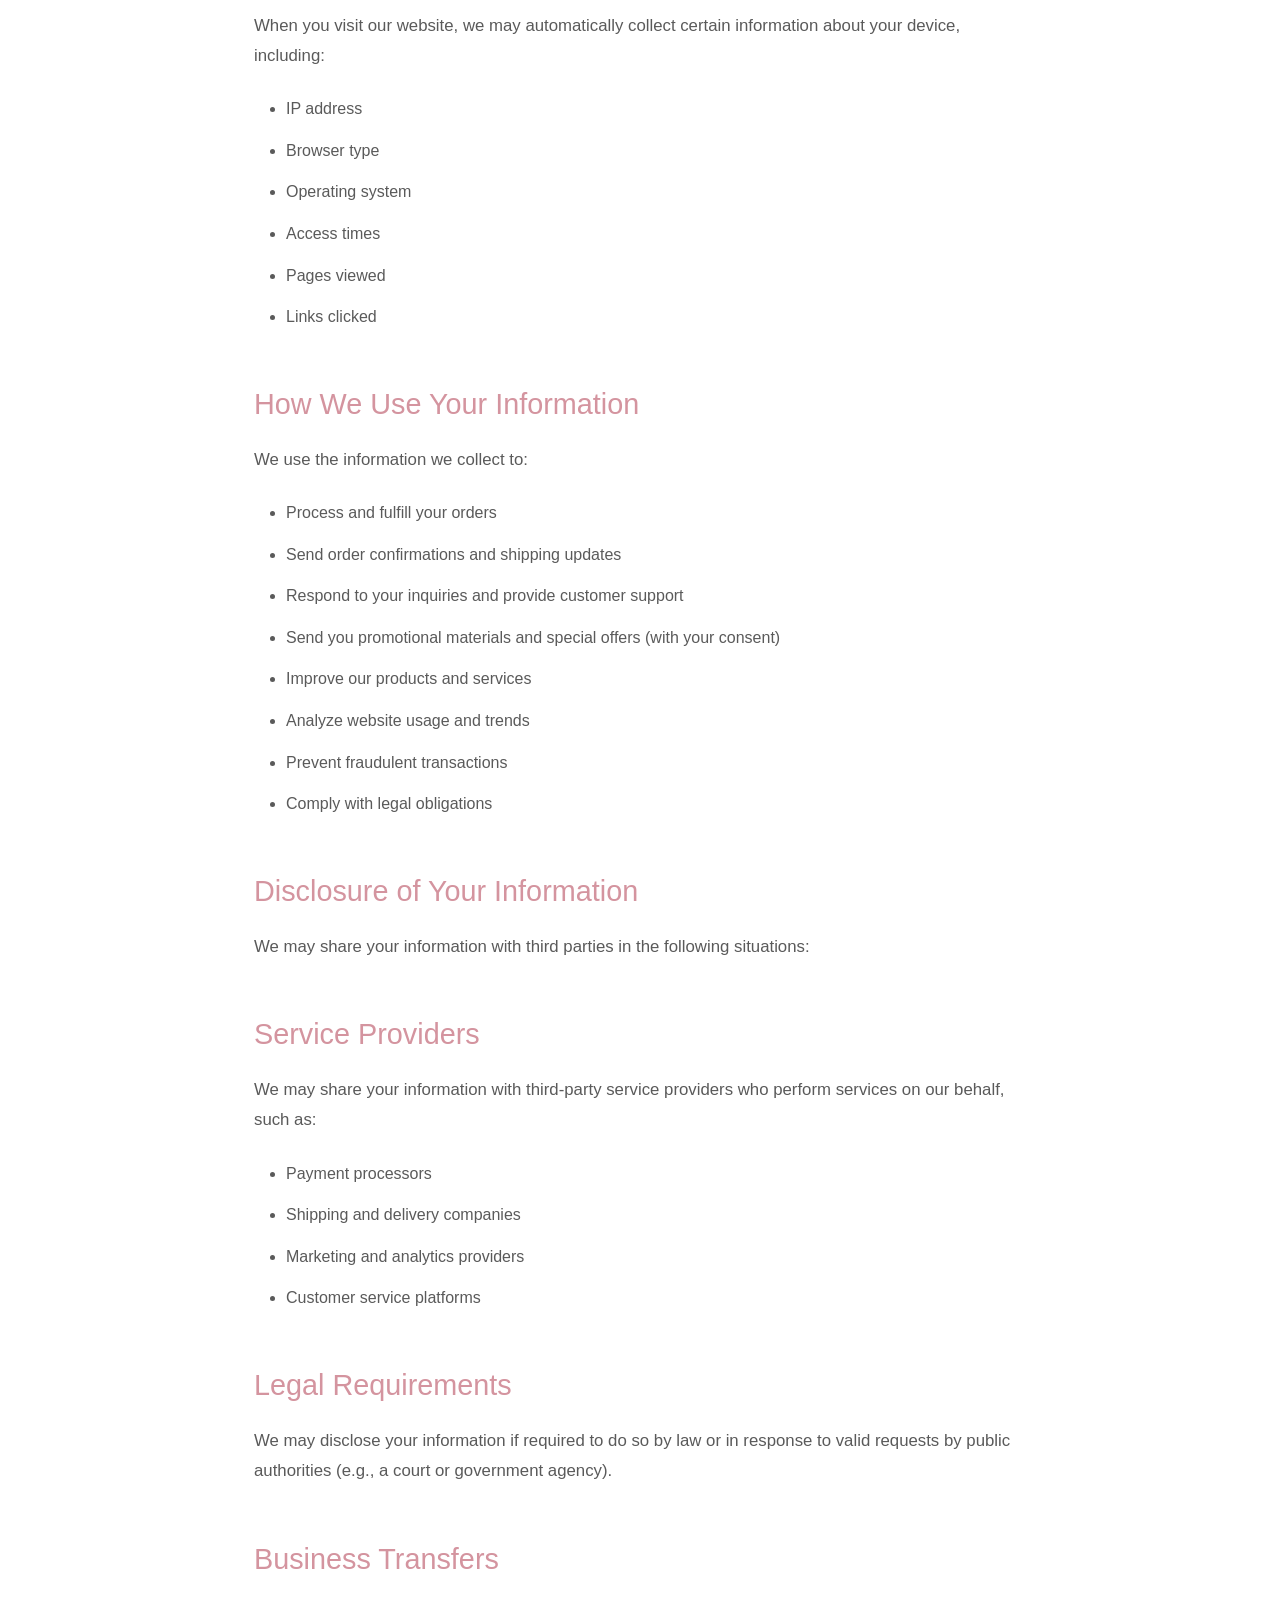
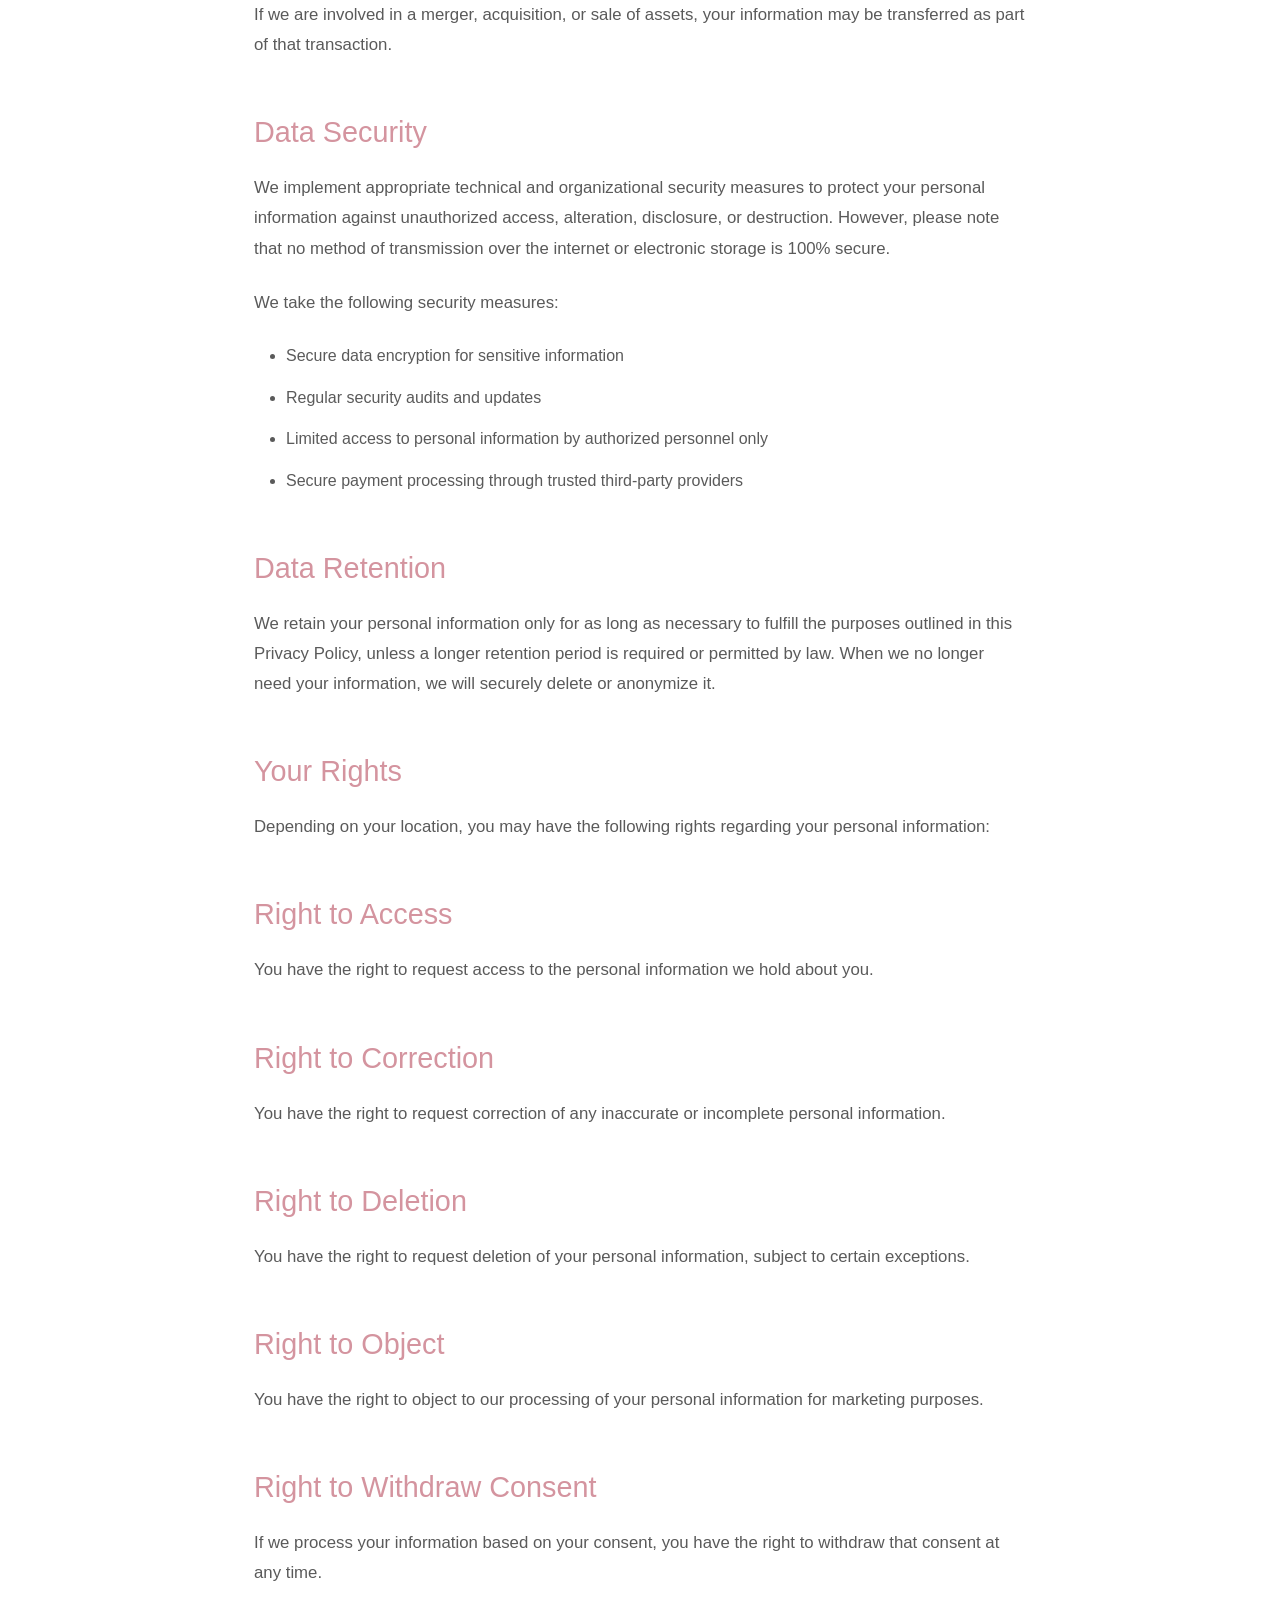
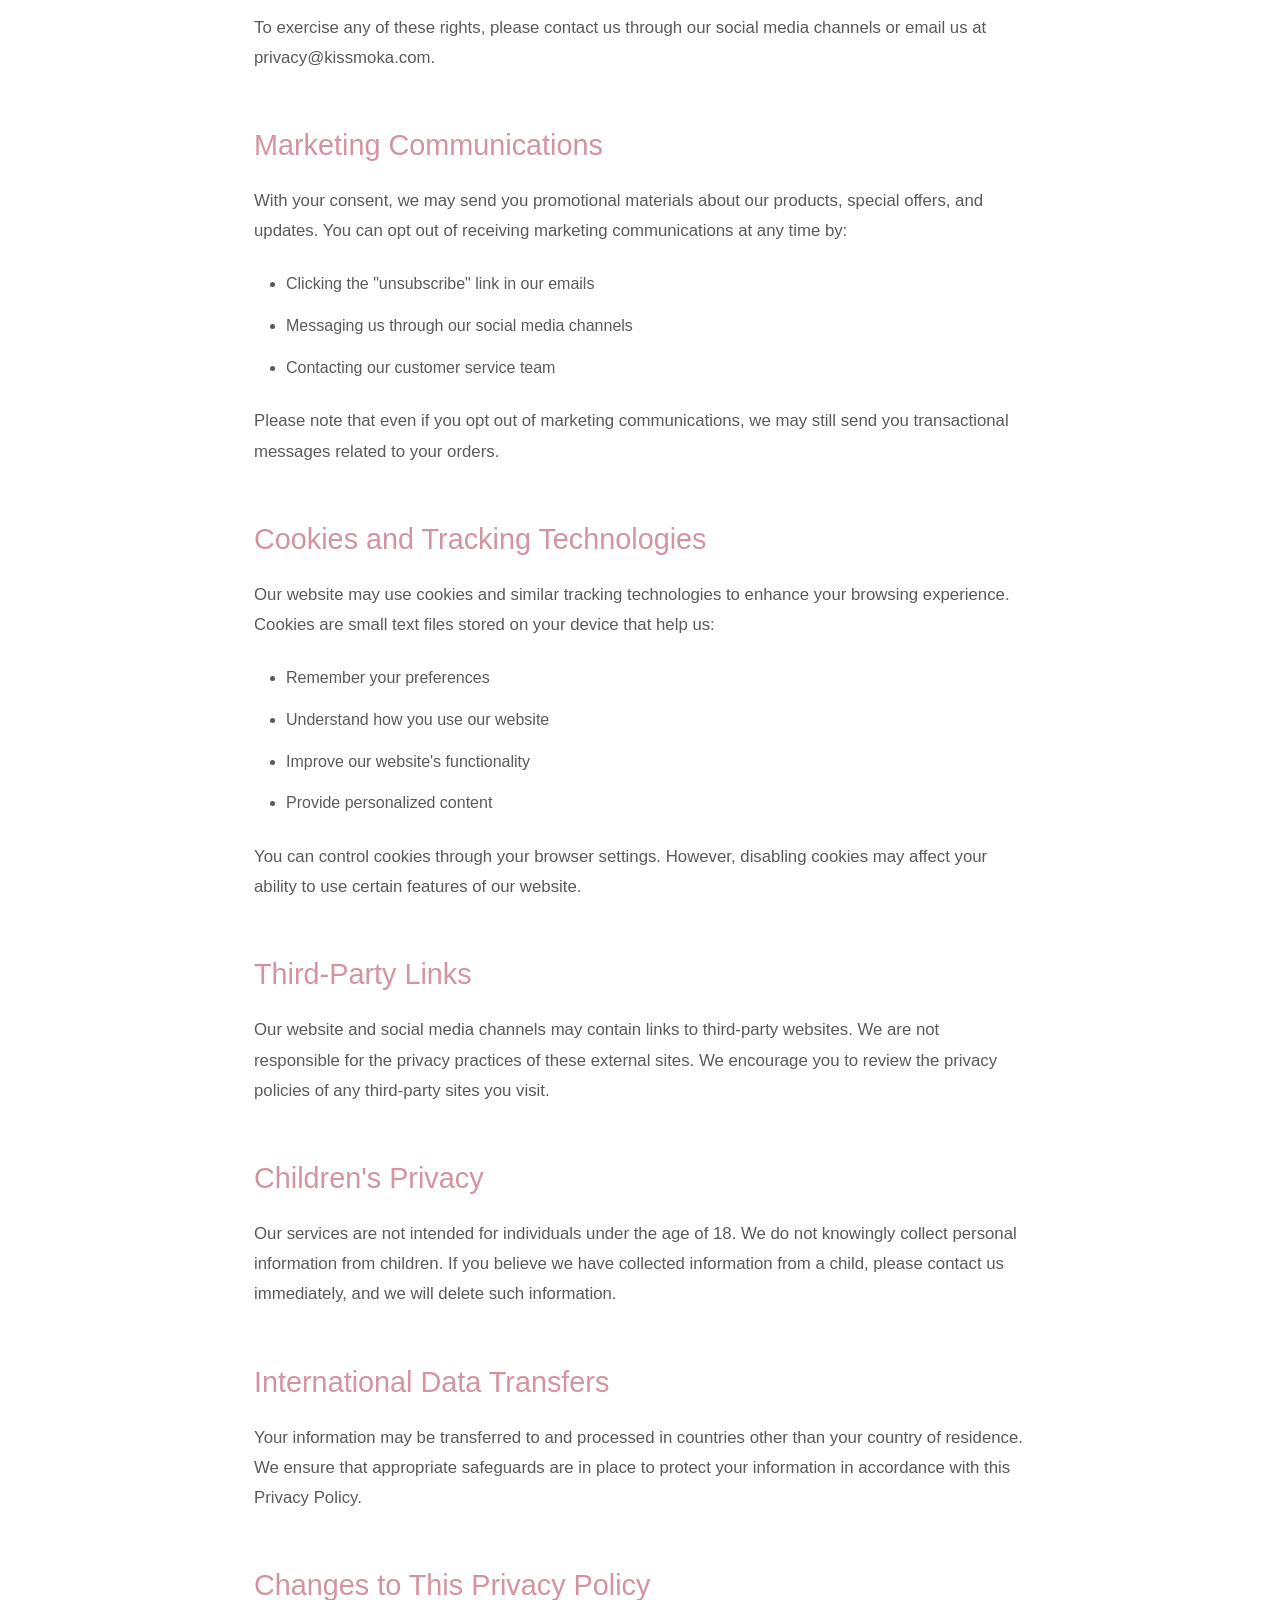
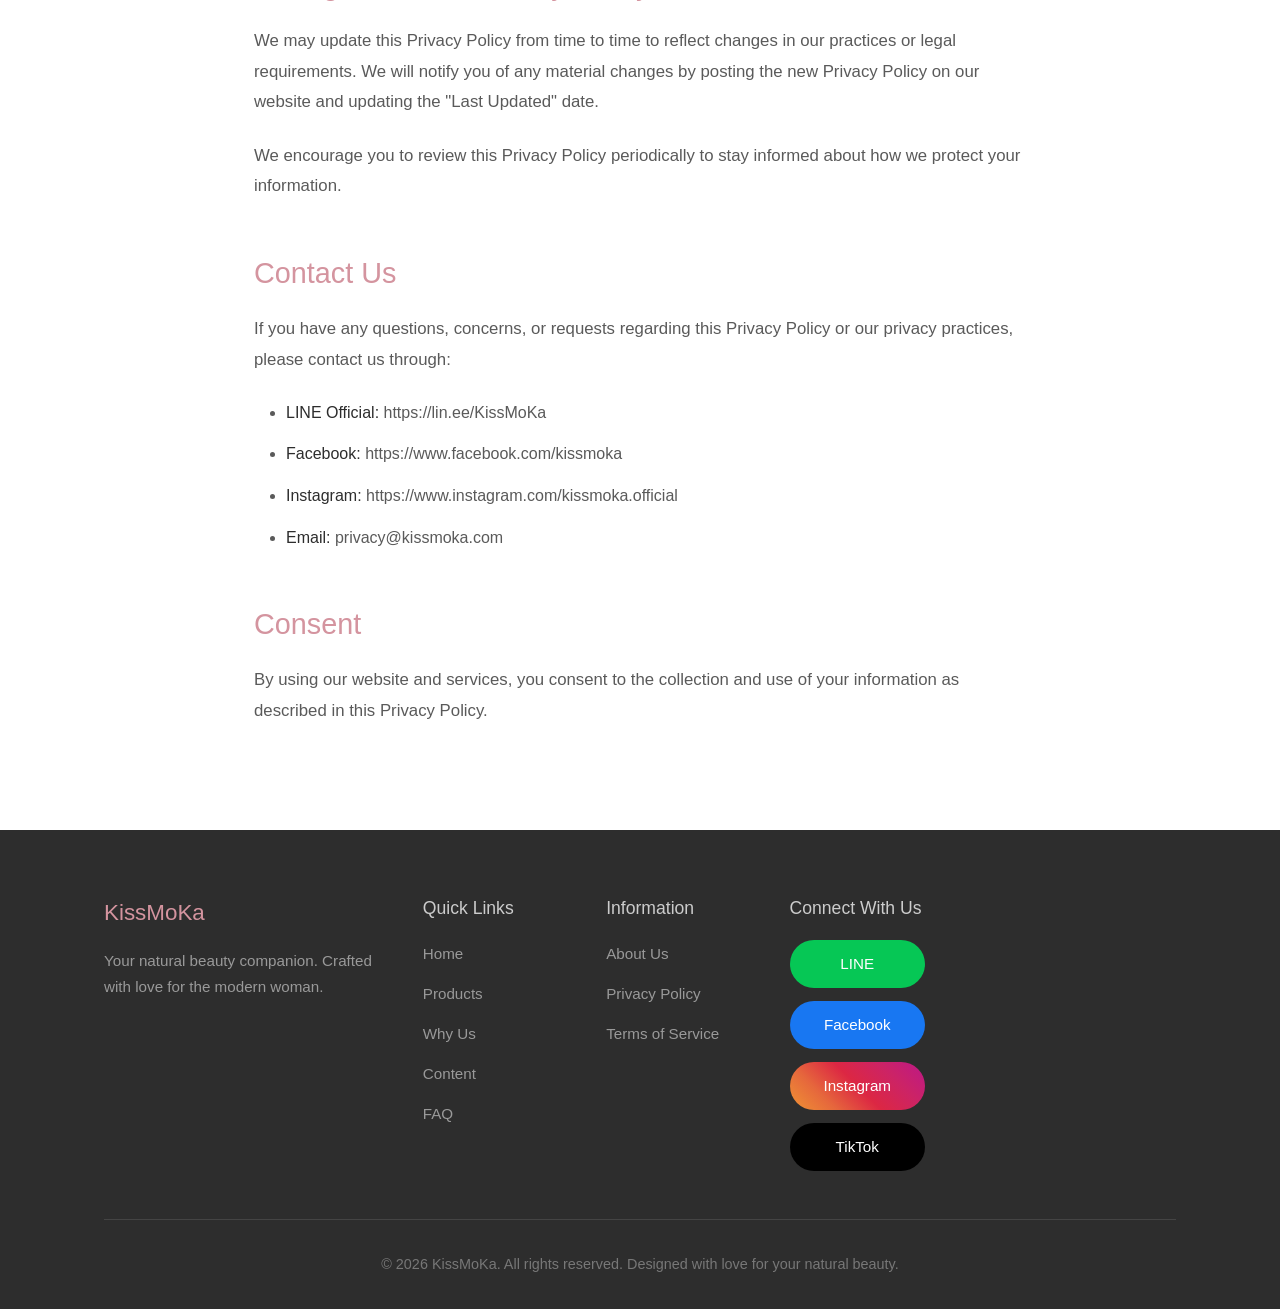
<file: policy/privacy.html>
<!DOCTYPE html>
<html lang="en">
<head>
    <meta charset="UTF-8">
    <meta name="viewport" content="width=device-width, initial-scale=1.0">
    <title>Privacy Policy - KissMoKa</title>
    <link rel="stylesheet" href="../style.css">
    <link rel="icon" href="../favicon.ico" type="image/x-icon">
</head>

<!-- CRITICAL: Dark Mode Script - Must Load FIRST -->
<script>
    (function() {
        const darkMode = localStorage.getItem('darkMode');
        if (darkMode === 'enabled') {
            document.documentElement.classList.add('dark-mode');
        }
    })();
</script>

<body>
    <!-- Navigation -->
    <nav class="navbar">
        <div class="nav-container">
            <a href="../index.html" class="logo">KissMoKa</a>
            <button class="mobile-toggle" id="mobileToggle">
                <span></span>
                <span></span>
                <span></span>
            </button>
            <ul class="nav-menu" id="navMenu">
                <li><a href="../index.html">Home</a></li>
                <li><a href="../product/index.html">Product</a></li>
                <li><a href="../why-us/index.html">Why Us</a></li>
                <li><a href="../content/index.html">Content</a></li>
                <li><a href="../faq/index.html">FAQ</a></li>
            </ul>
        </div>
    </nav>

    <!-- Page Header -->
    <section class="page-header">
        <h1 class="page-title">Privacy Policy</h1>
        <p class="page-description">Last Updated: January 2026</p>
    </section>

    <!-- Main Content -->
    <section class="content-section">
        <div class="content-wrapper">
            <h2>Introduction</h2>
            <p>KissMoKa ("we," "our," or "us") is committed to protecting your privacy. This Privacy Policy explains how we collect, use, disclose, and safeguard your information when you visit our website or make a purchase from us through our social media channels.</p>

            <p>Please read this privacy policy carefully. If you do not agree with the terms of this privacy policy, please do not access our website or use our services.</p>

            <h3>Information We Collect</h3>
            
            <h3>Personal Information</h3>
            <p>We may collect personal information that you voluntarily provide to us when you:</p>
            <ul>
                <li>Place an order through our social media channels</li>
                <li>Contact us via LINE, Facebook, Instagram, or TikTok</li>
                <li>Subscribe to our newsletter or promotional content</li>
                <li>Participate in surveys or promotions</li>
                <li>Engage with our social media content</li>
            </ul>

            <p>The personal information we collect may include:</p>
            <ul>
                <li>Name</li>
                <li>Shipping address</li>
                <li>Phone number</li>
                <li>Email address (if provided)</li>
                <li>Social media handles</li>
                <li>Payment information (processed securely through third-party payment processors)</li>
            </ul>

            <h3>Automatically Collected Information</h3>
            <p>When you visit our website, we may automatically collect certain information about your device, including:</p>
            <ul>
                <li>IP address</li>
                <li>Browser type</li>
                <li>Operating system</li>
                <li>Access times</li>
                <li>Pages viewed</li>
                <li>Links clicked</li>
            </ul>

            <h3>How We Use Your Information</h3>
            <p>We use the information we collect to:</p>
            <ul>
                <li>Process and fulfill your orders</li>
                <li>Send order confirmations and shipping updates</li>
                <li>Respond to your inquiries and provide customer support</li>
                <li>Send you promotional materials and special offers (with your consent)</li>
                <li>Improve our products and services</li>
                <li>Analyze website usage and trends</li>
                <li>Prevent fraudulent transactions</li>
                <li>Comply with legal obligations</li>
            </ul>

            <h3>Disclosure of Your Information</h3>
            <p>We may share your information with third parties in the following situations:</p>

            <h3>Service Providers</h3>
            <p>We may share your information with third-party service providers who perform services on our behalf, such as:</p>
            <ul>
                <li>Payment processors</li>
                <li>Shipping and delivery companies</li>
                <li>Marketing and analytics providers</li>
                <li>Customer service platforms</li>
            </ul>

            <h3>Legal Requirements</h3>
            <p>We may disclose your information if required to do so by law or in response to valid requests by public authorities (e.g., a court or government agency).</p>

            <h3>Business Transfers</h3>
            <p>If we are involved in a merger, acquisition, or sale of assets, your information may be transferred as part of that transaction.</p>

            <h3>Data Security</h3>
            <p>We implement appropriate technical and organizational security measures to protect your personal information against unauthorized access, alteration, disclosure, or destruction. However, please note that no method of transmission over the internet or electronic storage is 100% secure.</p>

            <p>We take the following security measures:</p>
            <ul>
                <li>Secure data encryption for sensitive information</li>
                <li>Regular security audits and updates</li>
                <li>Limited access to personal information by authorized personnel only</li>
                <li>Secure payment processing through trusted third-party providers</li>
            </ul>

            <h3>Data Retention</h3>
            <p>We retain your personal information only for as long as necessary to fulfill the purposes outlined in this Privacy Policy, unless a longer retention period is required or permitted by law. When we no longer need your information, we will securely delete or anonymize it.</p>

            <h3>Your Rights</h3>
            <p>Depending on your location, you may have the following rights regarding your personal information:</p>

            <h3>Right to Access</h3>
            <p>You have the right to request access to the personal information we hold about you.</p>

            <h3>Right to Correction</h3>
            <p>You have the right to request correction of any inaccurate or incomplete personal information.</p>

            <h3>Right to Deletion</h3>
            <p>You have the right to request deletion of your personal information, subject to certain exceptions.</p>

            <h3>Right to Object</h3>
            <p>You have the right to object to our processing of your personal information for marketing purposes.</p>

            <h3>Right to Withdraw Consent</h3>
            <p>If we process your information based on your consent, you have the right to withdraw that consent at any time.</p>

            <p>To exercise any of these rights, please contact us through our social media channels or email us at privacy@kissmoka.com.</p>

            <h3>Marketing Communications</h3>
            <p>With your consent, we may send you promotional materials about our products, special offers, and updates. You can opt out of receiving marketing communications at any time by:</p>
            <ul>
                <li>Clicking the "unsubscribe" link in our emails</li>
                <li>Messaging us through our social media channels</li>
                <li>Contacting our customer service team</li>
            </ul>

            <p>Please note that even if you opt out of marketing communications, we may still send you transactional messages related to your orders.</p>

            <h3>Cookies and Tracking Technologies</h3>
            <p>Our website may use cookies and similar tracking technologies to enhance your browsing experience. Cookies are small text files stored on your device that help us:</p>
            <ul>
                <li>Remember your preferences</li>
                <li>Understand how you use our website</li>
                <li>Improve our website's functionality</li>
                <li>Provide personalized content</li>
            </ul>

            <p>You can control cookies through your browser settings. However, disabling cookies may affect your ability to use certain features of our website.</p>

            <h3>Third-Party Links</h3>
            <p>Our website and social media channels may contain links to third-party websites. We are not responsible for the privacy practices of these external sites. We encourage you to review the privacy policies of any third-party sites you visit.</p>

            <h3>Children's Privacy</h3>
            <p>Our services are not intended for individuals under the age of 18. We do not knowingly collect personal information from children. If you believe we have collected information from a child, please contact us immediately, and we will delete such information.</p>

            <h3>International Data Transfers</h3>
            <p>Your information may be transferred to and processed in countries other than your country of residence. We ensure that appropriate safeguards are in place to protect your information in accordance with this Privacy Policy.</p>

            <h3>Changes to This Privacy Policy</h3>
            <p>We may update this Privacy Policy from time to time to reflect changes in our practices or legal requirements. We will notify you of any material changes by posting the new Privacy Policy on our website and updating the "Last Updated" date.</p>

            <p>We encourage you to review this Privacy Policy periodically to stay informed about how we protect your information.</p>

            <h3>Contact Us</h3>
            <p>If you have any questions, concerns, or requests regarding this Privacy Policy or our privacy practices, please contact us through:</p>
            <ul>
                <li><strong>LINE Official:</strong> https://lin.ee/KissMoKa</li>
                <li><strong>Facebook:</strong> https://www.facebook.com/kissmoka</li>
                <li><strong>Instagram:</strong> https://www.instagram.com/kissmoka.official</li>
                <li><strong>Email:</strong> privacy@kissmoka.com</li>
            </ul>

            <h3>Consent</h3>
            <p>By using our website and services, you consent to the collection and use of your information as described in this Privacy Policy.</p>
        </div>
    </section>

    <!-- Footer -->
    <footer class="footer">
        <div class="container">
            <div class="footer-content">
                <div class="footer-section">
                    <h3>KissMoKa</h3>
                    <p>Your natural beauty companion. Crafted with love for the modern woman.</p>
                </div>

                <div class="footer-section">
                    <h4>Quick Links</h4>
                    <ul>
                        <li><a href="../index.html">Home</a></li>
                        <li><a href="../product/index.html">Products</a></li>
                        <li><a href="../why-us/index.html">Why Us</a></li>
                        <li><a href="../content/index.html">Content</a></li>
                        <li><a href="../faq/index.html">FAQ</a></li>
                    </ul>
                </div>

                <div class="footer-section">
                    <h4>Information</h4>
                    <ul>
                        <li><a href="../info/index.html">About Us</a></li>
                        <li><a href="privacy.html">Privacy Policy</a></li>
                        <li><a href="terms.html">Terms of Service</a></li>
                    </ul>
                </div>

                <div class="footer-section">
                    <h4>Connect With Us</h4>
                    <div class="social-buttons">
                        <a href="https://lin.ee/KissMoKa" target="_blank" class="social-btn line">LINE</a>
                        <a href="https://www.facebook.com/kissmoka" target="_blank" class="social-btn facebook">Facebook</a>
                        <a href="https://www.instagram.com/kissmoka.official" target="_blank" class="social-btn instagram">Instagram</a>
                        <a href="https://www.tiktok.com/@kissmoka" target="_blank" class="social-btn tiktok">TikTok</a>
                    </div>
                </div>
            </div>

            <div class="footer-bottom">
                <p>&copy; 2026 KissMoKa. All rights reserved. Designed with love for your natural beauty.</p>
            </div>
        </div>
    </footer>

    <script src="../script.js"></script>
</body>
</html>
</file>
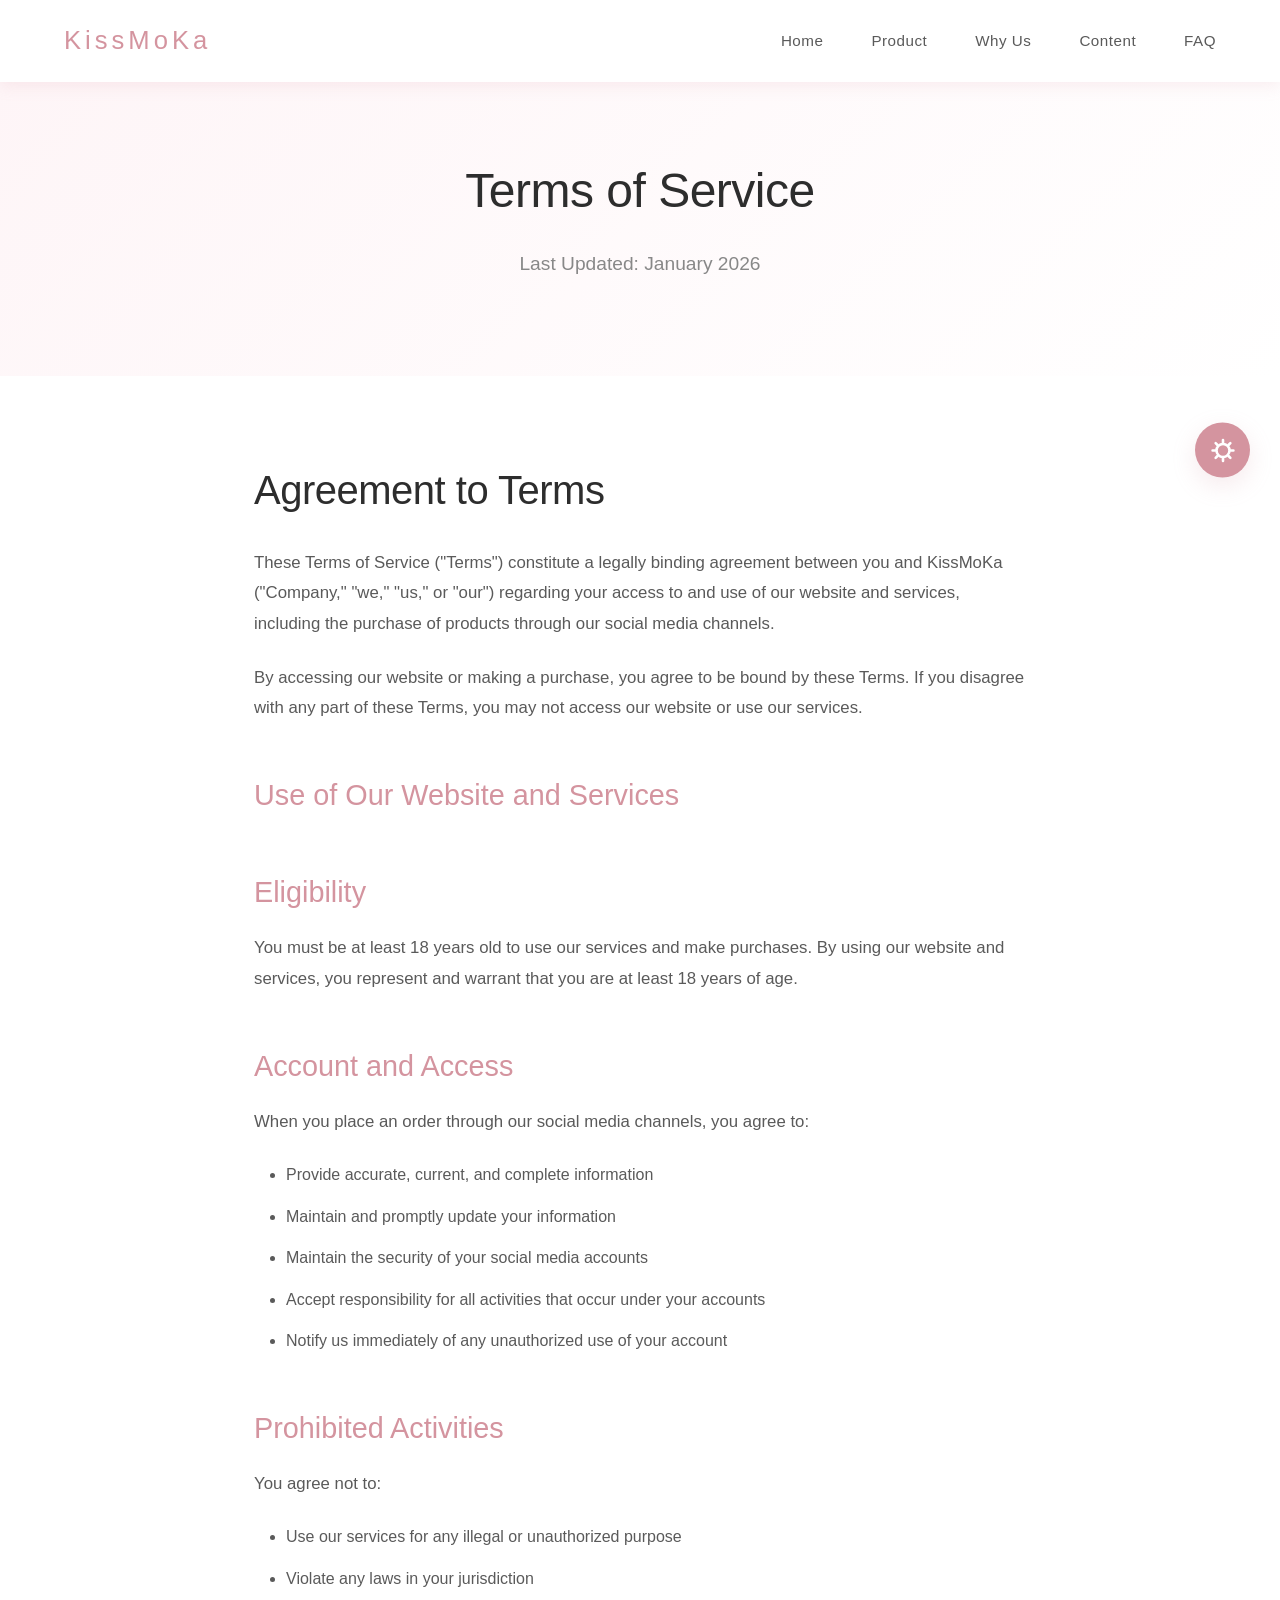
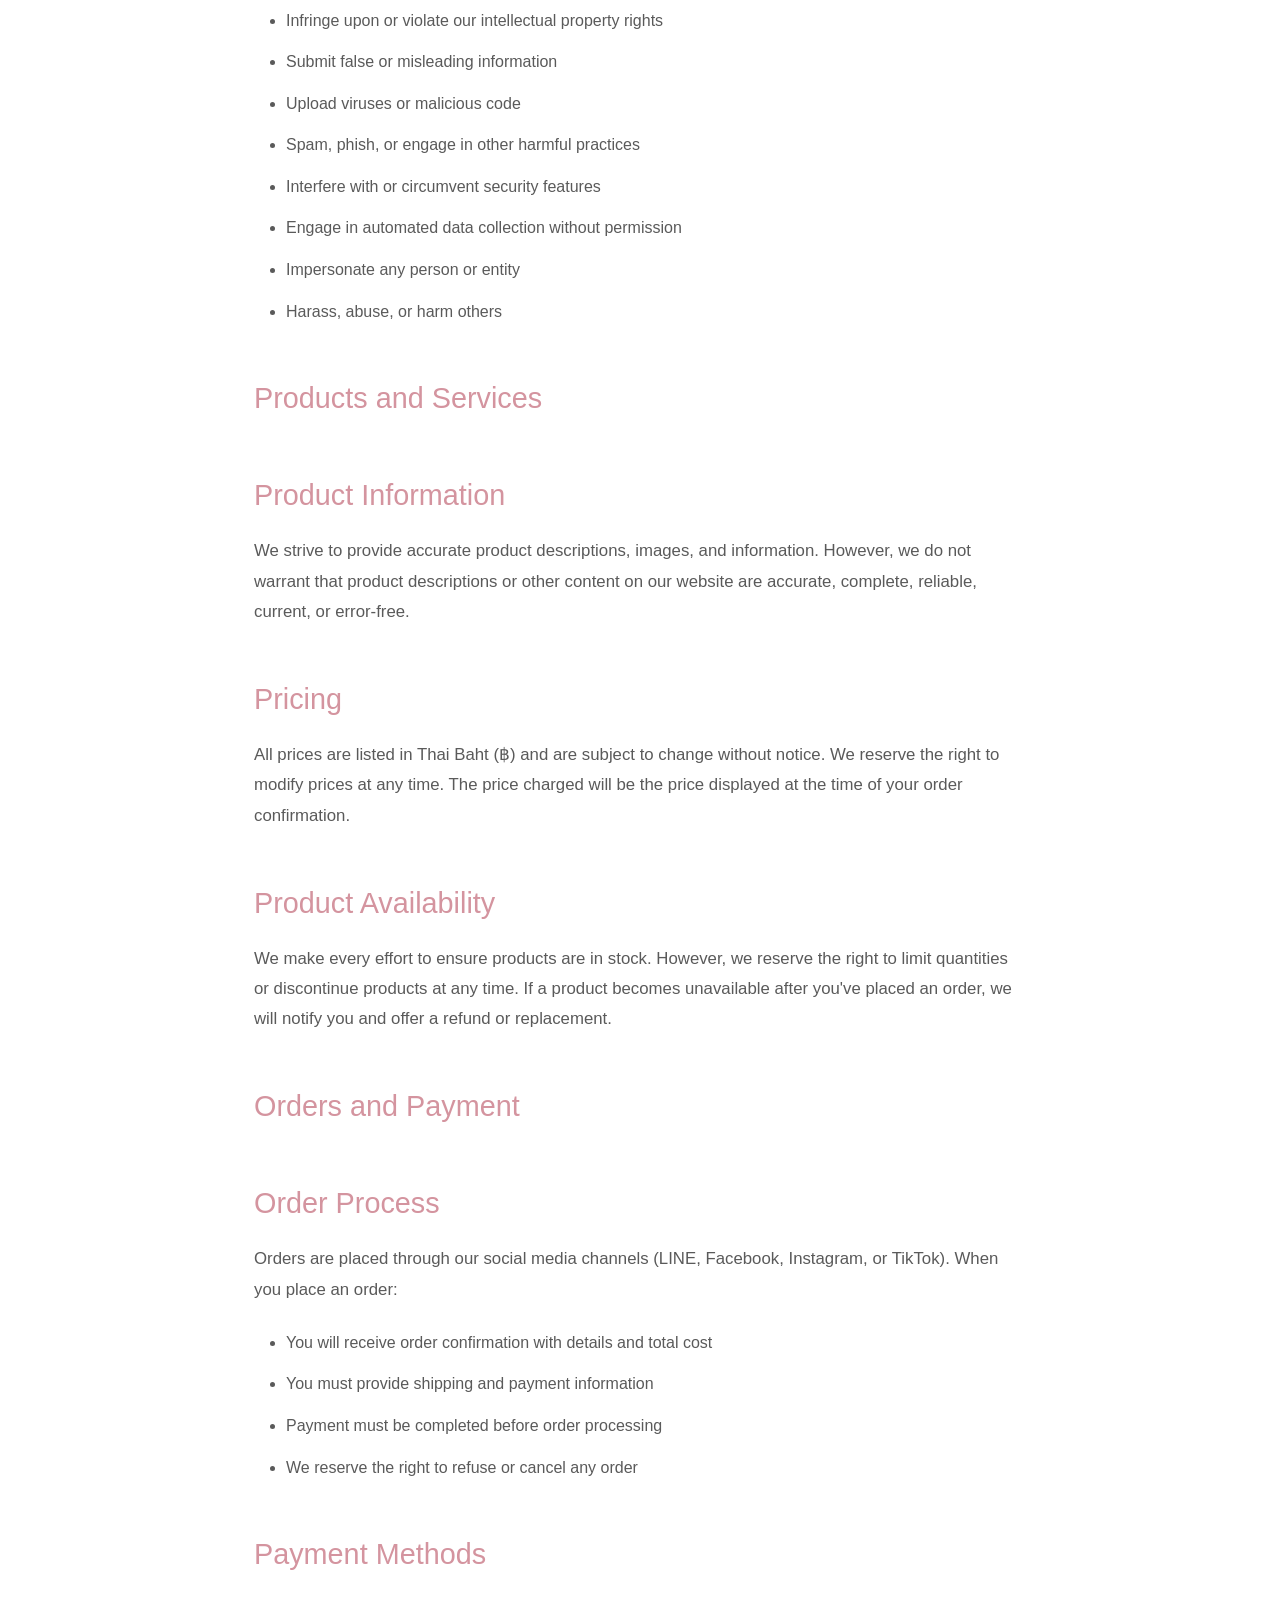
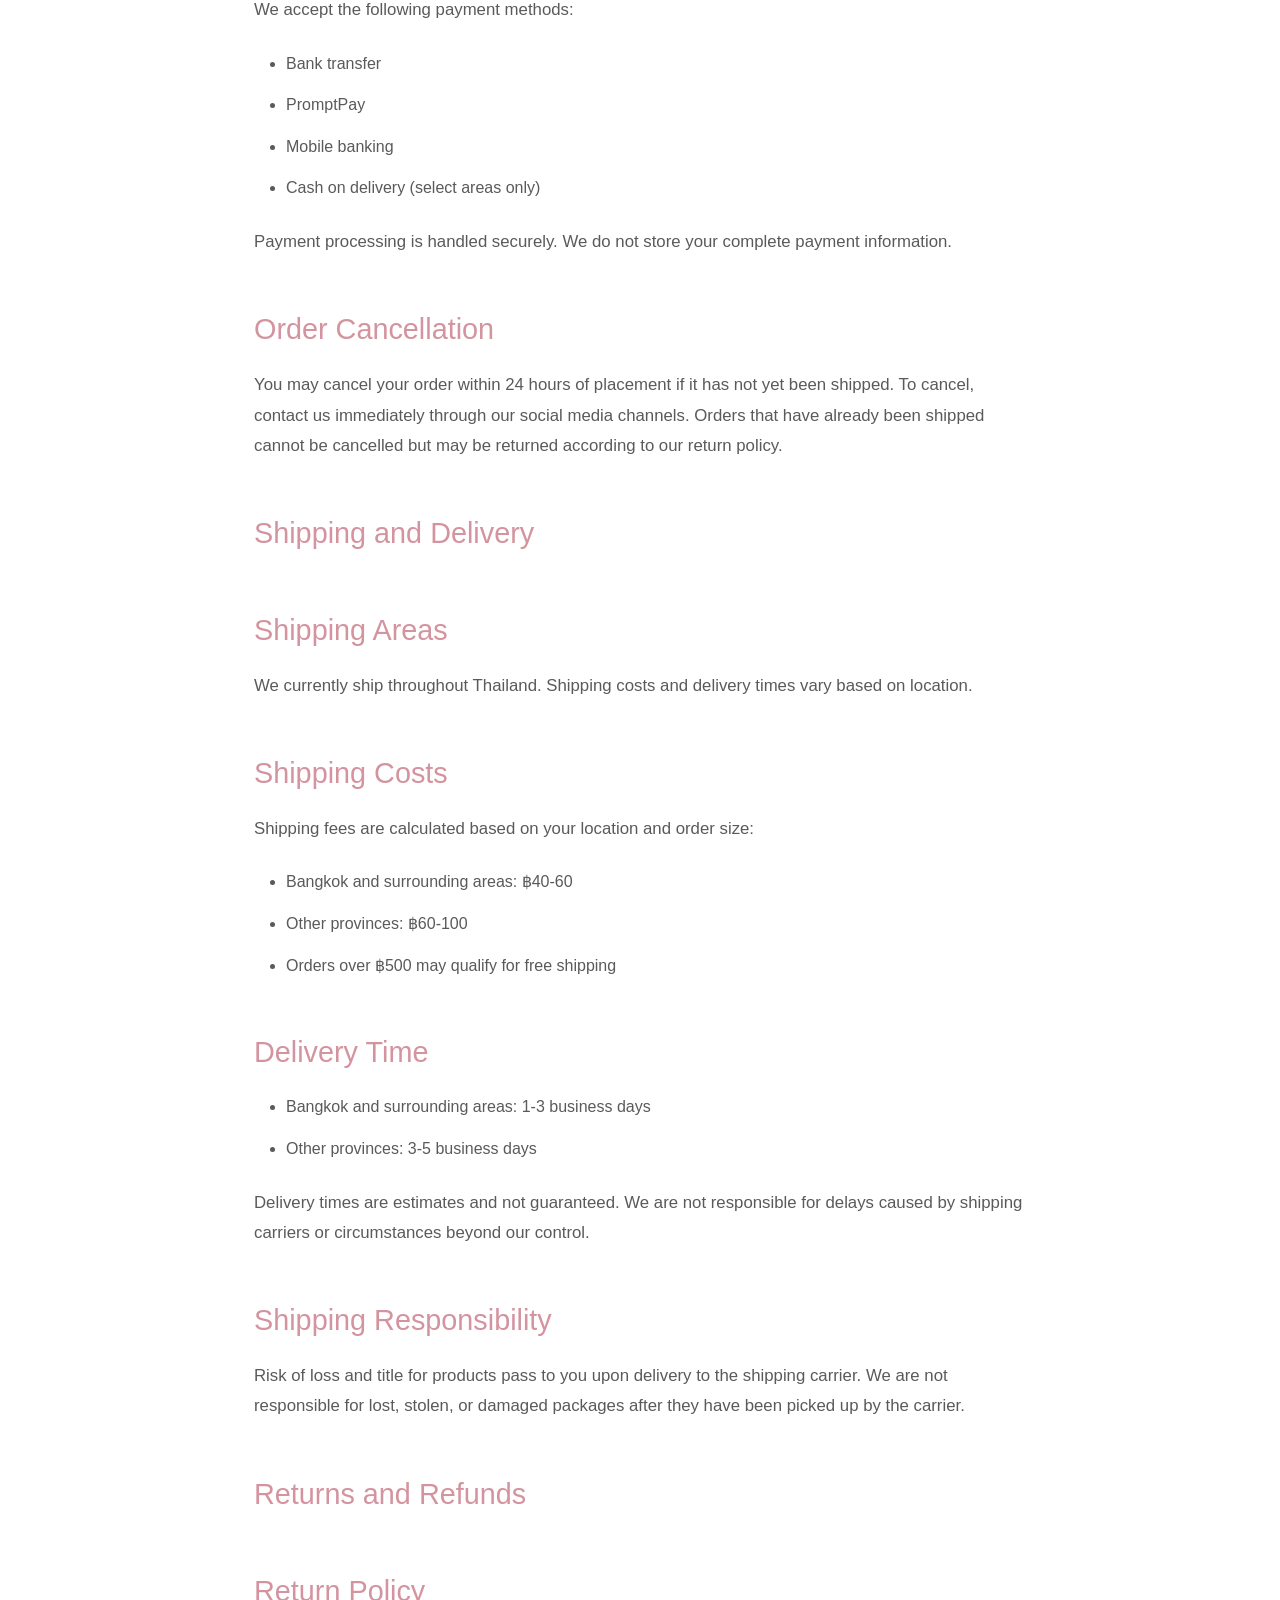
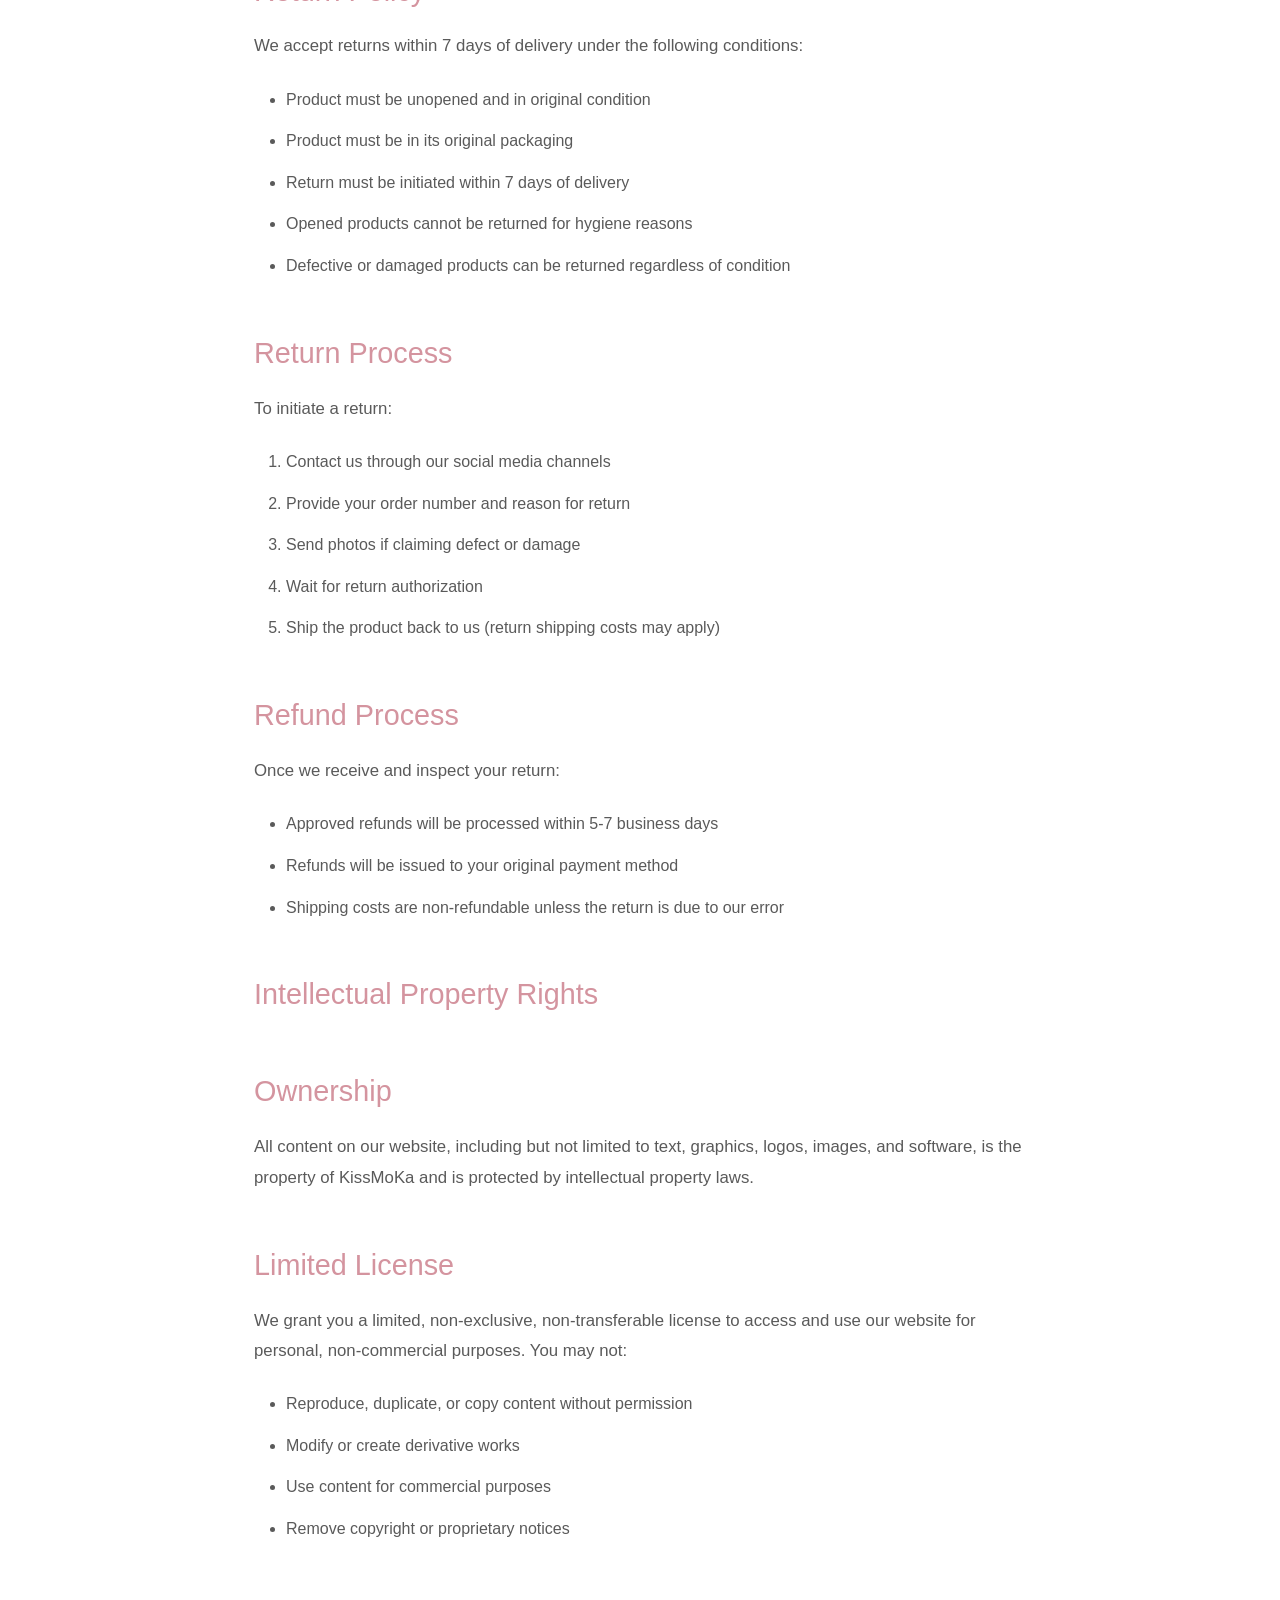
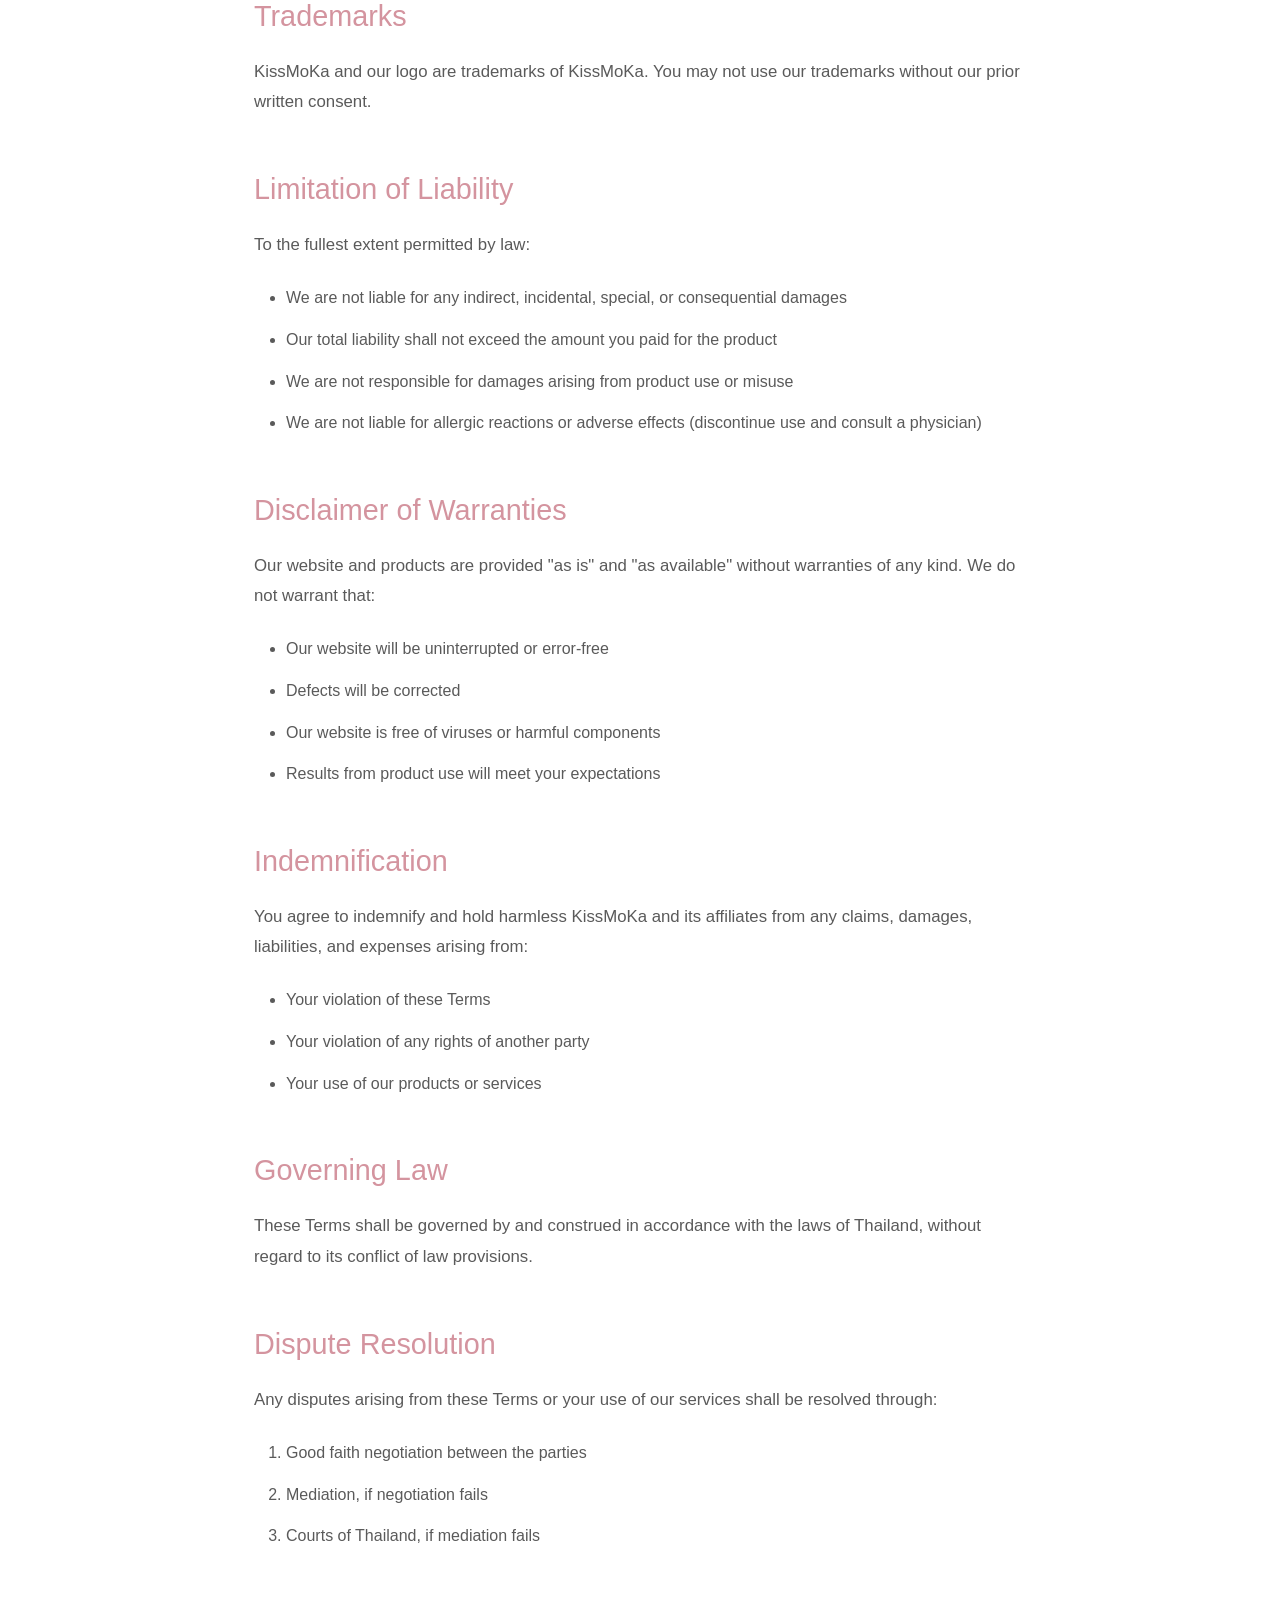
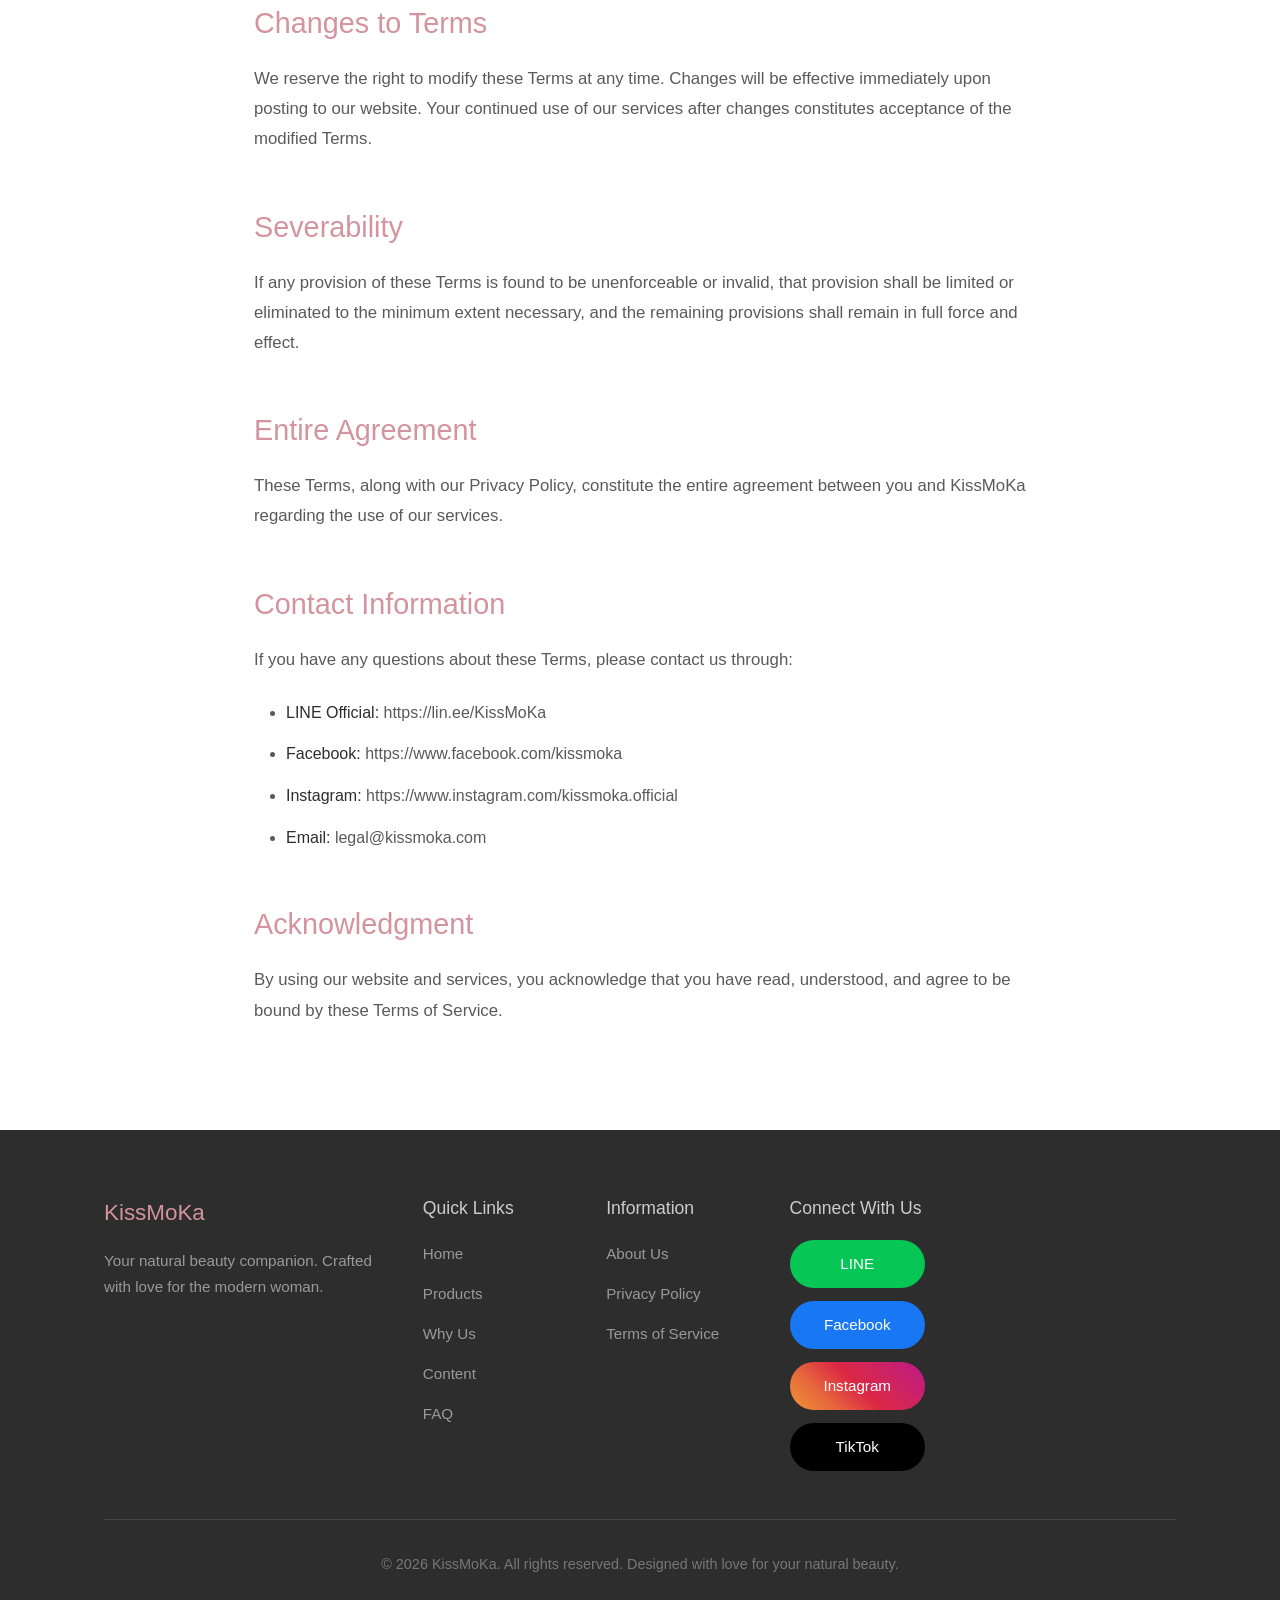
<file: policy/terms.html>
<!DOCTYPE html>
<html lang="en">
<head>
    <meta charset="UTF-8">
    <meta name="viewport" content="width=device-width, initial-scale=1.0">
    <title>Terms of Service - KissMoKa</title>
    <link rel="stylesheet" href="../style.css">
    <link rel="icon" href="../favicon.ico" type="image/x-icon">
</head>

<!-- CRITICAL: Dark Mode Script - Must Load FIRST -->
<script>
    (function() {
        const darkMode = localStorage.getItem('darkMode');
        if (darkMode === 'enabled') {
            document.documentElement.classList.add('dark-mode');
        }
    })();
</script>

<body>
    <!-- Navigation -->
    <nav class="navbar">
        <div class="nav-container">
            <a href="../index.html" class="logo">KissMoKa</a>
            <button class="mobile-toggle" id="mobileToggle">
                <span></span>
                <span></span>
                <span></span>
            </button>
            <ul class="nav-menu" id="navMenu">
                <li><a href="../index.html">Home</a></li>
                <li><a href="../product/index.html">Product</a></li>
                <li><a href="../why-us/index.html">Why Us</a></li>
                <li><a href="../content/index.html">Content</a></li>
                <li><a href="../faq/index.html">FAQ</a></li>
            </ul>
        </div>
    </nav>

    <!-- Page Header -->
    <section class="page-header">
        <h1 class="page-title">Terms of Service</h1>
        <p class="page-description">Last Updated: January 2026</p>
    </section>

    <!-- Main Content -->
    <section class="content-section">
        <div class="content-wrapper">
            <h2>Agreement to Terms</h2>
            <p>These Terms of Service ("Terms") constitute a legally binding agreement between you and KissMoKa ("Company," "we," "us," or "our") regarding your access to and use of our website and services, including the purchase of products through our social media channels.</p>

            <p>By accessing our website or making a purchase, you agree to be bound by these Terms. If you disagree with any part of these Terms, you may not access our website or use our services.</p>

            <h3>Use of Our Website and Services</h3>
            
            <h3>Eligibility</h3>
            <p>You must be at least 18 years old to use our services and make purchases. By using our website and services, you represent and warrant that you are at least 18 years of age.</p>

            <h3>Account and Access</h3>
            <p>When you place an order through our social media channels, you agree to:</p>
            <ul>
                <li>Provide accurate, current, and complete information</li>
                <li>Maintain and promptly update your information</li>
                <li>Maintain the security of your social media accounts</li>
                <li>Accept responsibility for all activities that occur under your accounts</li>
                <li>Notify us immediately of any unauthorized use of your account</li>
            </ul>

            <h3>Prohibited Activities</h3>
            <p>You agree not to:</p>
            <ul>
                <li>Use our services for any illegal or unauthorized purpose</li>
                <li>Violate any laws in your jurisdiction</li>
                <li>Infringe upon or violate our intellectual property rights</li>
                <li>Submit false or misleading information</li>
                <li>Upload viruses or malicious code</li>
                <li>Spam, phish, or engage in other harmful practices</li>
                <li>Interfere with or circumvent security features</li>
                <li>Engage in automated data collection without permission</li>
                <li>Impersonate any person or entity</li>
                <li>Harass, abuse, or harm others</li>
            </ul>

            <h3>Products and Services</h3>
            
            <h3>Product Information</h3>
            <p>We strive to provide accurate product descriptions, images, and information. However, we do not warrant that product descriptions or other content on our website are accurate, complete, reliable, current, or error-free.</p>

            <h3>Pricing</h3>
            <p>All prices are listed in Thai Baht (฿) and are subject to change without notice. We reserve the right to modify prices at any time. The price charged will be the price displayed at the time of your order confirmation.</p>

            <h3>Product Availability</h3>
            <p>We make every effort to ensure products are in stock. However, we reserve the right to limit quantities or discontinue products at any time. If a product becomes unavailable after you've placed an order, we will notify you and offer a refund or replacement.</p>

            <h3>Orders and Payment</h3>
            
            <h3>Order Process</h3>
            <p>Orders are placed through our social media channels (LINE, Facebook, Instagram, or TikTok). When you place an order:</p>
            <ul>
                <li>You will receive order confirmation with details and total cost</li>
                <li>You must provide shipping and payment information</li>
                <li>Payment must be completed before order processing</li>
                <li>We reserve the right to refuse or cancel any order</li>
            </ul>

            <h3>Payment Methods</h3>
            <p>We accept the following payment methods:</p>
            <ul>
                <li>Bank transfer</li>
                <li>PromptPay</li>
                <li>Mobile banking</li>
                <li>Cash on delivery (select areas only)</li>
            </ul>

            <p>Payment processing is handled securely. We do not store your complete payment information.</p>

            <h3>Order Cancellation</h3>
            <p>You may cancel your order within 24 hours of placement if it has not yet been shipped. To cancel, contact us immediately through our social media channels. Orders that have already been shipped cannot be cancelled but may be returned according to our return policy.</p>

            <h3>Shipping and Delivery</h3>
            
            <h3>Shipping Areas</h3>
            <p>We currently ship throughout Thailand. Shipping costs and delivery times vary based on location.</p>

            <h3>Shipping Costs</h3>
            <p>Shipping fees are calculated based on your location and order size:</p>
            <ul>
                <li>Bangkok and surrounding areas: ฿40-60</li>
                <li>Other provinces: ฿60-100</li>
                <li>Orders over ฿500 may qualify for free shipping</li>
            </ul>

            <h3>Delivery Time</h3>
            <ul>
                <li>Bangkok and surrounding areas: 1-3 business days</li>
                <li>Other provinces: 3-5 business days</li>
            </ul>

            <p>Delivery times are estimates and not guaranteed. We are not responsible for delays caused by shipping carriers or circumstances beyond our control.</p>

            <h3>Shipping Responsibility</h3>
            <p>Risk of loss and title for products pass to you upon delivery to the shipping carrier. We are not responsible for lost, stolen, or damaged packages after they have been picked up by the carrier.</p>

            <h3>Returns and Refunds</h3>
            
            <h3>Return Policy</h3>
            <p>We accept returns within 7 days of delivery under the following conditions:</p>
            <ul>
                <li>Product must be unopened and in original condition</li>
                <li>Product must be in its original packaging</li>
                <li>Return must be initiated within 7 days of delivery</li>
                <li>Opened products cannot be returned for hygiene reasons</li>
                <li>Defective or damaged products can be returned regardless of condition</li>
            </ul>

            <h3>Return Process</h3>
            <p>To initiate a return:</p>
            <ol>
                <li>Contact us through our social media channels</li>
                <li>Provide your order number and reason for return</li>
                <li>Send photos if claiming defect or damage</li>
                <li>Wait for return authorization</li>
                <li>Ship the product back to us (return shipping costs may apply)</li>
            </ol>

            <h3>Refund Process</h3>
            <p>Once we receive and inspect your return:</p>
            <ul>
                <li>Approved refunds will be processed within 5-7 business days</li>
                <li>Refunds will be issued to your original payment method</li>
                <li>Shipping costs are non-refundable unless the return is due to our error</li>
            </ul>

            <h3>Intellectual Property Rights</h3>
            
            <h3>Ownership</h3>
            <p>All content on our website, including but not limited to text, graphics, logos, images, and software, is the property of KissMoKa and is protected by intellectual property laws.</p>

            <h3>Limited License</h3>
            <p>We grant you a limited, non-exclusive, non-transferable license to access and use our website for personal, non-commercial purposes. You may not:</p>
            <ul>
                <li>Reproduce, duplicate, or copy content without permission</li>
                <li>Modify or create derivative works</li>
                <li>Use content for commercial purposes</li>
                <li>Remove copyright or proprietary notices</li>
            </ul>

            <h3>Trademarks</h3>
            <p>KissMoKa and our logo are trademarks of KissMoKa. You may not use our trademarks without our prior written consent.</p>

            <h3>Limitation of Liability</h3>
            <p>To the fullest extent permitted by law:</p>
            <ul>
                <li>We are not liable for any indirect, incidental, special, or consequential damages</li>
                <li>Our total liability shall not exceed the amount you paid for the product</li>
                <li>We are not responsible for damages arising from product use or misuse</li>
                <li>We are not liable for allergic reactions or adverse effects (discontinue use and consult a physician)</li>
            </ul>

            <h3>Disclaimer of Warranties</h3>
            <p>Our website and products are provided "as is" and "as available" without warranties of any kind. We do not warrant that:</p>
            <ul>
                <li>Our website will be uninterrupted or error-free</li>
                <li>Defects will be corrected</li>
                <li>Our website is free of viruses or harmful components</li>
                <li>Results from product use will meet your expectations</li>
            </ul>

            <h3>Indemnification</h3>
            <p>You agree to indemnify and hold harmless KissMoKa and its affiliates from any claims, damages, liabilities, and expenses arising from:</p>
            <ul>
                <li>Your violation of these Terms</li>
                <li>Your violation of any rights of another party</li>
                <li>Your use of our products or services</li>
            </ul>

            <h3>Governing Law</h3>
            <p>These Terms shall be governed by and construed in accordance with the laws of Thailand, without regard to its conflict of law provisions.</p>

            <h3>Dispute Resolution</h3>
            <p>Any disputes arising from these Terms or your use of our services shall be resolved through:</p>
            <ol>
                <li>Good faith negotiation between the parties</li>
                <li>Mediation, if negotiation fails</li>
                <li>Courts of Thailand, if mediation fails</li>
            </ol>

            <h3>Changes to Terms</h3>
            <p>We reserve the right to modify these Terms at any time. Changes will be effective immediately upon posting to our website. Your continued use of our services after changes constitutes acceptance of the modified Terms.</p>

            <h3>Severability</h3>
            <p>If any provision of these Terms is found to be unenforceable or invalid, that provision shall be limited or eliminated to the minimum extent necessary, and the remaining provisions shall remain in full force and effect.</p>

            <h3>Entire Agreement</h3>
            <p>These Terms, along with our Privacy Policy, constitute the entire agreement between you and KissMoKa regarding the use of our services.</p>

            <h3>Contact Information</h3>
            <p>If you have any questions about these Terms, please contact us through:</p>
            <ul>
                <li><strong>LINE Official:</strong> https://lin.ee/KissMoKa</li>
                <li><strong>Facebook:</strong> https://www.facebook.com/kissmoka</li>
                <li><strong>Instagram:</strong> https://www.instagram.com/kissmoka.official</li>
                <li><strong>Email:</strong> legal@kissmoka.com</li>
            </ul>

            <h3>Acknowledgment</h3>
            <p>By using our website and services, you acknowledge that you have read, understood, and agree to be bound by these Terms of Service.</p>
        </div>
    </section>

    <!-- Footer -->
    <footer class="footer">
        <div class="container">
            <div class="footer-content">
                <div class="footer-section">
                    <h3>KissMoKa</h3>
                    <p>Your natural beauty companion. Crafted with love for the modern woman.</p>
                </div>

                <div class="footer-section">
                    <h4>Quick Links</h4>
                    <ul>
                        <li><a href="../index.html">Home</a></li>
                        <li><a href="../product/index.html">Products</a></li>
                        <li><a href="../why-us/index.html">Why Us</a></li>
                        <li><a href="../content/index.html">Content</a></li>
                        <li><a href="../faq/index.html">FAQ</a></li>
                    </ul>
                </div>

                <div class="footer-section">
                    <h4>Information</h4>
                    <ul>
                        <li><a href="../info/index.html">About Us</a></li>
                        <li><a href="privacy.html">Privacy Policy</a></li>
                        <li><a href="terms.html">Terms of Service</a></li>
                    </ul>
                </div>

                <div class="footer-section">
                    <h4>Connect With Us</h4>
                    <div class="social-buttons">
                        <a href="https://lin.ee/KissMoKa" target="_blank" class="social-btn line">LINE</a>
                        <a href="https://www.facebook.com/kissmoka" target="_blank" class="social-btn facebook">Facebook</a>
                        <a href="https://www.instagram.com/kissmoka.official" target="_blank" class="social-btn instagram">Instagram</a>
                        <a href="https://www.tiktok.com/@kissmoka" target="_blank" class="social-btn tiktok">TikTok</a>
                    </div>
                </div>
            </div>

            <div class="footer-bottom">
                <p>&copy; 2026 KissMoKa. All rights reserved. Designed with love for your natural beauty.</p>
            </div>
        </div>
    </footer>

    <script src="../script.js"></script>
</body>
</html>
</file>
<file: style.css>
/* ========================
   GLOBAL STYLES
======================== */
* {
    margin: 0;
    padding: 0;
    box-sizing: border-box;
}

:root {
    --primary-color: #d4949f;
    --primary-dark: #c48693;
    --primary-light: #f5e6e8;
    --text-dark: #2d2d2d;
    --text-gray: #5a5a5a;
    --text-light: #888;
    --bg-light: #fafafa;
    --white: #ffffff;
    --shadow-sm: 0 4px 15px rgba(212, 148, 159, 0.15);
    --shadow: 0 8px 25px rgba(212, 148, 159, 0.2);
    --shadow-lg: 0 15px 45px rgba(212, 148, 159, 0.25);
    --shadow-card: 0 10px 30px rgba(0, 0, 0, 0.08);
    --transition-fast: all 0.4s cubic-bezier(0.25, 0.46, 0.45, 0.94);
    --transition: all 0.6s cubic-bezier(0.25, 0.46, 0.45, 0.94);
    --transition-smooth: all 0.8s cubic-bezier(0.16, 1, 0.3, 1);
}

/* ========================
   DARK MODE VARIABLES
======================== */
html.dark-mode {
    --primary-color: #e5a5b0;
    --primary-dark: #d4949f;
    --primary-light: #3a2a2e;
    --text-dark: #e8e8e8;
    --text-gray: #b8b8b8;
    --text-light: #999;
    --bg-light: #1a1a1a;
    --white: #252525;
    --shadow-sm: 0 4px 15px rgba(0, 0, 0, 0.4);
    --shadow: 0 8px 25px rgba(0, 0, 0, 0.5);
    --shadow-lg: 0 15px 45px rgba(0, 0, 0, 0.6);
    --shadow-card: 0 10px 30px rgba(0, 0, 0, 0.5);
}

html.dark-mode body {
    background: var(--bg-light);
    color: var(--text-gray);
}

html.dark-mode .hero,
html.dark-mode .page-header {
    background: linear-gradient(135deg, #2a2a2a 0%, #1a1a1a 100%);
}

html.dark-mode .shade-section,
html.dark-mode .promise-section,
html.dark-mode .shade-guide-section {
    background: linear-gradient(180deg, #1a1a1a 0%, #252525 100%);
}

html.dark-mode .cta-section {
    background: linear-gradient(135deg, #2a2a2a 0%, #252525 100%);
}

html.dark-mode .step-card,
html.dark-mode .testimonial-card {
    background: #2a2a2a;
}

html.dark-mode .hero-background .foundation-bg {
    opacity: 0.03;
}

html.dark-mode .filter-btn {
    border-color: #444;
    color: var(--text-gray);
}

html.dark-mode .filter-btn:hover,
html.dark-mode .filter-btn.active {
    background: var(--primary-color);
    border-color: var(--primary-color);
    color: #1a1a1a;
}

html.dark-mode .product-features span {
    background: #2a2a2a;
    color: var(--text-gray);
}

html.dark-mode .product-footer {
    border-top-color: #333;
}

html.dark-mode .footer {
    background: #0d0d0d;
}

html.dark-mode .footer-bottom {
    border-top-color: #222;
}

html.dark-mode .navbar {
    background: rgba(37, 37, 37, 0.95);
}

html.dark-mode .navbar.scrolled {
    background: rgba(37, 37, 37, 0.98);
}

html.dark-mode .hero-stats {
    border-top-color: rgba(212, 148, 159, 0.3);
}

html.dark-mode .image-placeholder {
    background: linear-gradient(135deg, rgba(58, 42, 46, 0.6) 0%, rgba(42, 42, 42, 0.6) 100%);
}

html.dark-mode .promise-card {
    background: rgba(42, 42, 42, 0.5);
}

html.dark-mode .promise-card:hover {
    background: rgba(42, 42, 42, 0.8);
}

html.dark-mode .filter-section {
    border-bottom-color: #333;
}

html.dark-mode .faq-question:hover {
    background: rgba(42, 42, 42, 0.5);
}

html {
    scroll-behavior: smooth;
}

body {
    font-family: 'Noto Sans Thai', -apple-system, BlinkMacSystemFont, 'Segoe UI', sans-serif;
    font-optical-sizing: auto;
    font-weight: 300;
    color: var(--text-gray);
    background: var(--bg-light);
    line-height: 1.7;
    overflow-x: hidden;
    transition: background-color 0.4s ease, color 0.4s ease;
}

.container {
    max-width: 1200px;
    margin: 0 auto;
    padding: 0 5%;
}

/* ========================
   PAGE TRANSITION
======================== */
@keyframes pageIn {
    from {
        opacity: 0;
        transform: translateY(20px);
    }
    to {
        opacity: 1;
        transform: translateY(0);
    }
}

body {
    animation: pageIn 0.6s cubic-bezier(0.25, 0.46, 0.45, 0.94);
}

/* ========================
   DARK MODE TOGGLE BUTTON
======================== */
.dark-mode-toggle {
    position: fixed;
    top: 50%;
    right: 30px;
    transform: translateY(-50%);
    width: 55px;
    height: 55px;
    border-radius: 50%;
    background: var(--primary-color);
    border: none;
    cursor: pointer;
    display: flex;
    align-items: center;
    justify-content: center;
    z-index: 999;
    box-shadow: var(--shadow);
    transition: var(--transition-fast);
}

.dark-mode-toggle:hover {
    transform: translateY(-50%) scale(1.15);
    box-shadow: var(--shadow-lg);
}

.dark-mode-toggle:active {
    transform: translateY(-50%) scale(0.95);
}

.dark-mode-toggle svg {
    width: 26px;
    height: 26px;
    color: white;
    transition: var(--transition-fast);
}

.dark-mode-toggle .sun-icon {
    display: block;
}

.dark-mode-toggle .moon-icon {
    display: none;
}

html.dark-mode .dark-mode-toggle .sun-icon {
    display: none;
}

html.dark-mode .dark-mode-toggle .moon-icon {
    display: block;
}

/* ========================
   SCROLL TO TOP BUTTON
======================== */
.scroll-to-top {
    position: fixed;
    bottom: 30px;
    right: 30px;
    width: 55px;
    height: 55px;
    border-radius: 50%;
    background: var(--primary-color);
    color: white;
    border: none;
    font-size: 1.8rem;
    cursor: pointer;
    opacity: 0;
    visibility: hidden;
    transition: var(--transition-fast);
    z-index: 998;
    box-shadow: var(--shadow);
    display: flex;
    align-items: center;
    justify-content: center;
}

.scroll-to-top.visible {
    opacity: 1;
    visibility: visible;
}

.scroll-to-top:hover {
    background: var(--primary-dark);
    transform: translateY(-8px);
    box-shadow: var(--shadow-lg);
}

.scroll-to-top:active {
    transform: translateY(-2px);
}

/* ========================
   NAVIGATION
======================== */
.navbar {
    background: rgba(255, 255, 255, 0.95);
    backdrop-filter: blur(20px);
    padding: 1.2rem 5%;
    position: fixed;
    width: 100%;
    top: 0;
    z-index: 1000;
    box-shadow: var(--shadow-sm);
    transition: var(--transition-fast);
}

.navbar.scrolled {
    padding: 0.8rem 5%;
    background: rgba(255, 255, 255, 0.98);
    box-shadow: var(--shadow);
}

.nav-container {
    max-width: 1200px;
    margin: 0 auto;
    display: flex;
    justify-content: space-between;
    align-items: center;
}

.logo {
    font-size: 1.6rem;
    font-weight: 200;
    letter-spacing: 4px;
    color: var(--primary-color);
    text-decoration: none;
    transition: var(--transition-fast);
}

.logo:hover {
    letter-spacing: 5px;
    color: var(--primary-dark);
}

.nav-menu {
    display: flex;
    gap: 3rem;
    list-style: none;
}

.nav-menu a {
    text-decoration: none;
    color: var(--text-gray);
    font-size: 0.95rem;
    font-weight: 300;
    letter-spacing: 0.5px;
    transition: var(--transition-fast);
    position: relative;
    padding: 0.5rem 0;
}

.nav-menu a::after {
    content: '';
    position: absolute;
    bottom: 0;
    left: 50%;
    width: 0;
    height: 2px;
    background: var(--primary-color);
    transition: var(--transition-fast);
    transform: translateX(-50%);
}

.nav-menu a:hover::after,
.nav-menu a.active::after {
    width: 100%;
}

.nav-menu a:hover,
.nav-menu a.active {
    color: var(--primary-color);
}

.mobile-toggle {
    display: none;
    flex-direction: column;
    background: none;
    border: none;
    cursor: pointer;
    padding: 5px;
}

.mobile-toggle span {
    width: 25px;
    height: 2px;
    background: var(--primary-color);
    margin: 3px 0;
    transition: var(--transition-fast);
}

/* ========================
   HERO SECTION
======================== */
.hero {
    margin-top: 70px;
    min-height: 100vh;
    background: linear-gradient(135deg, #fef5f7 0%, #fff 100%);
    padding: 8rem 5% 5rem;
    display: flex;
    align-items: center;
    position: relative;
    overflow: hidden;
}

.hero-background {
    position: absolute;
    top: 0;
    left: 0;
    width: 100%;
    height: 100%;
    overflow: hidden;
    pointer-events: none;
}

.foundation-bg {
    position: absolute;
    font-size: 8rem;
    opacity: 0.12;
    filter: blur(1px);
    animation: float 20s ease-in-out infinite;
    text-shadow: 0 0 20px rgba(212, 148, 159, 0.3);
}

.foundation-1 {
    top: 10%;
    left: 10%;
    animation-delay: 0s;
}

.foundation-2 {
    top: 60%;
    left: 5%;
    animation-delay: 3s;
}

.foundation-3 {
    top: 30%;
    right: 10%;
    animation-delay: 1.5s;
}

.foundation-4 {
    top: 70%;
    right: 15%;
    animation-delay: 4.5s;
}

.foundation-5 {
    top: 45%;
    left: 50%;
    animation-delay: 2s;
}

@keyframes float {
    0%, 100% {
        transform: translateY(0) rotate(0deg);
    }
    50% {
        transform: translateY(-30px) rotate(10deg);
    }
}

.hero-overlay {
    position: absolute;
    top: 0;
    left: 0;
    width: 100%;
    height: 100%;
    background: radial-gradient(circle at 30% 50%, rgba(212, 148, 159, 0.15) 0%, transparent 50%);
}

.hero-content {
    max-width: 700px;
    position: relative;
    z-index: 2;
    animation: fadeInUp 1s cubic-bezier(0.25, 0.46, 0.45, 0.94);
}

.hero-badge {
    display: inline-block;
    padding: 0.5rem 1.5rem;
    background: rgba(212, 148, 159, 0.2);
    color: var(--primary-dark);
    border-radius: 30px;
    font-size: 0.85rem;
    font-weight: 400;
    letter-spacing: 1px;
    margin-bottom: 1.5rem;
    box-shadow: 0 4px 12px rgba(212, 148, 159, 0.15);
    transition: var(--transition-fast);
}

.hero-badge:hover {
    transform: translateY(-2px);
    box-shadow: 0 6px 16px rgba(212, 148, 159, 0.2);
}

.hero-title {
    font-size: 4rem;
    font-weight: 200;
    color: var(--text-dark);
    margin-bottom: 1.5rem;
    letter-spacing: -1px;
    line-height: 1.1;
}

.hero-subtitle {
    font-size: 1.5rem;
    color: var(--text-gray);
    font-weight: 300;
    margin-bottom: 1rem;
}

.hero-description {
    font-size: 1.05rem;
    color: var(--text-light);
    margin-bottom: 2.5rem;
    line-height: 1.8;
}

.hero-buttons {
    display: flex;
    gap: 1rem;
    margin-bottom: 3rem;
    flex-wrap: wrap;
}

.hero-stats {
    display: flex;
    gap: 3rem;
    padding-top: 2rem;
    border-top: 1px solid rgba(212, 148, 159, 0.3);
}

.stat-item {
    text-align: center;
    transition: var(--transition-fast);
}

.stat-item:hover {
    transform: translateY(-5px);
}

.stat-number {
    font-size: 2rem;
    font-weight: 400;
    color: var(--primary-color);
    margin-bottom: 0.25rem;
}

.stat-label {
    font-size: 0.9rem;
    color: var(--text-light);
    text-transform: uppercase;
    letter-spacing: 1px;
}

/* ========================
   BUTTONS
======================== */
.btn {
    display: inline-flex;
    align-items: center;
    gap: 0.5rem;
    padding: 1rem 2.5rem;
    text-decoration: none;
    border-radius: 50px;
    font-size: 1rem;
    font-weight: 400;
    letter-spacing: 0.5px;
    transition: var(--transition-fast);
    border: 2px solid transparent;
    cursor: pointer;
    position: relative;
    overflow: hidden;
}

.btn::before {
    content: '';
    position: absolute;
    top: 50%;
    left: 50%;
    width: 0;
    height: 0;
    border-radius: 50%;
    background: rgba(255, 255, 255, 0.3);
    transform: translate(-50%, -50%);
    transition: width 0.8s cubic-bezier(0.25, 0.46, 0.45, 0.94), height 0.8s cubic-bezier(0.25, 0.46, 0.45, 0.94);
}

.btn:hover::before {
    width: 350px;
    height: 350px;
}

.btn:active {
    transform: scale(0.95);
}

.btn-primary {
    background: var(--primary-color);
    color: #ffffff;
    box-shadow: var(--shadow-sm);
}

.btn-primary:hover {
    background: var(--primary-dark);
    transform: translateY(-4px);
    box-shadow: var(--shadow);
}

.btn-secondary {
    background: transparent;
    color: var(--primary-color);
    border-color: var(--primary-color);
}

.btn-secondary:hover {
    background: var(--primary-color);
    color: #ffffff;
    transform: translateY(-4px);
    box-shadow: var(--shadow-sm);
}

.btn-outline {
    background: transparent;
    color: var(--text-gray);
    border-color: var(--text-gray);
}

.btn-outline:hover {
    background: var(--text-gray);
    color: var(--white);
    transform: translateY(-4px);
}

.btn-large {
    padding: 1.3rem 3rem;
    font-size: 1.1rem;
}

/* ========================
   BENEFITS SECTION
======================== */
.benefits-section {
    padding: 4rem 0;
    background: var(--white);
}

.benefits-grid {
    display: grid;
    grid-template-columns: repeat(auto-fit, minmax(250px, 1fr));
    gap: 2rem;
}

.benefit-card {
    text-align: center;
    padding: 2.5rem;
    transition: var(--transition-smooth);
    background: rgba(212, 148, 159, 0.05);
    border-radius: 20px;
    box-shadow: var(--shadow-sm);
}

.benefit-card:hover {
    transform: translateY(-10px);
    background: rgba(212, 148, 159, 0.1);
    box-shadow: var(--shadow);
}

.benefit-icon {
    font-size: 3.5rem;
    margin-bottom: 1rem;
    display: inline-block;
    transition: var(--transition-fast);
}

.benefit-card:hover .benefit-icon {
    transform: scale(1.1) rotate(5deg);
}

.benefit-card h3 {
    font-size: 1.2rem;
    color: var(--text-dark);
    margin-bottom: 0.75rem;
    font-weight: 400;
}

.benefit-card p {
    font-size: 0.95rem;
    color: var(--text-light);
    line-height: 1.6;
}

/* ========================
   SHADE SECTION
======================== */
.shade-section {
    padding: 6rem 0;
    background: linear-gradient(180deg, #fff 0%, #fef5f7 100%);
}

.section-header {
    text-align: center;
    margin-bottom: 4rem;
}

.section-title {
    font-size: 3rem;
    font-weight: 200;
    color: var(--text-dark);
    margin-bottom: 1rem;
    letter-spacing: -0.5px;
}

.section-subtitle {
    font-size: 1.1rem;
    color: var(--text-light);
    font-weight: 300;
}

.shade-grid {
    display: grid;
    grid-template-columns: repeat(auto-fill, minmax(200px, 1fr));
    gap: 2rem;
    margin-bottom: 2rem;
}

.shade-card {
    background: var(--white);
    border-radius: 20px;
    overflow: hidden;
    box-shadow: var(--shadow-card);
    transition: var(--transition-smooth);
    cursor: pointer;
}

.shade-card:hover {
    transform: translateY(-15px) scale(1.02);
    box-shadow: var(--shadow-lg);
}

.shade-swatch {
    height: 200px;
    display: flex;
    align-items: center;
    justify-content: center;
    position: relative;
    overflow: hidden;
    transition: var(--transition-fast);
}

.shade-card:hover .shade-swatch {
    transform: scale(1.05);
}

.shade-number {
    font-size: 4rem;
    font-weight: 200;
    color: rgba(255, 255, 255, 0.9);
    text-shadow: 0 4px 15px rgba(0,0,0,0.15);
}

.shade-info {
    padding: 1.5rem;
    text-align: center;
}

.shade-info h3 {
    font-size: 1.2rem;
    color: var(--text-dark);
    margin-bottom: 0.5rem;
    font-weight: 400;
}

.shade-info p {
    font-size: 0.9rem;
    color: var(--text-light);
    margin-bottom: 1rem;
}

.price {
    display: inline-block;
    font-size: 1.3rem;
    color: var(--primary-color);
    font-weight: 400;
}

/* ========================
   HOW IT WORKS
======================== */
.how-it-works {
    padding: 6rem 0;
    background: var(--white);
}

.steps-grid {
    display: grid;
    grid-template-columns: repeat(auto-fit, minmax(280px, 1fr));
    gap: 3rem;
    margin-top: 3rem;
}

.step-card {
    text-align: center;
    padding: 3rem 2.5rem 2.5rem;
    background: rgba(254, 245, 247, 0.7);
    border-radius: 25px;
    position: relative;
    transition: var(--transition-smooth);
    box-shadow: var(--shadow-sm);
}

.step-card:hover {
    transform: translateY(-10px);
    box-shadow: var(--shadow);
}

.step-number {
    position: absolute;
    top: -25px;
    left: 50%;
    transform: translateX(-50%);
    width: 55px;
    height: 55px;
    background: var(--primary-color);
    color: #ffffff;
    border-radius: 50%;
    display: flex;
    align-items: center;
    justify-content: center;
    font-size: 1.6rem;
    font-weight: 400;
    box-shadow: var(--shadow-sm);
    transition: var(--transition-fast);
}

.step-card:hover .step-number {
    transform: translateX(-50%) scale(1.15);
    box-shadow: var(--shadow);
}

.step-icon {
    font-size: 4rem;
    margin: 2rem 0 1.5rem;
    display: inline-block;
    transition: var(--transition-fast);
}

.step-card:hover .step-icon {
    transform: scale(1.1);
}

.step-card h3 {
    font-size: 1.3rem;
    color: var(--text-dark);
    margin-bottom: 1rem;
    font-weight: 400;
}

.step-card p {
    color: var(--text-light);
    line-height: 1.7;
}

/* ========================
   WHY SECTION
======================== */
.why-section {
    padding: 6rem 0;
    background: var(--bg-light);
}

.why-content {
    display: grid;
    grid-template-columns: 1fr 1fr;
    gap: 5rem;
    align-items: center;
}

.why-text h2 {
    font-size: 2.5rem;
    font-weight: 200;
    color: var(--text-dark);
    margin-bottom: 1.5rem;
    letter-spacing: -0.5px;
}

.lead {
    font-size: 1.2rem;
    color: var(--text-gray);
    margin-bottom: 2.5rem;
    line-height: 1.7;
}

.feature-list {
    margin-bottom: 2.5rem;
}

.feature-item {
    display: flex;
    gap: 1.5rem;
    margin-bottom: 2rem;
    align-items: flex-start;
    transition: var(--transition-fast);
    padding: 1rem;
    border-radius: 15px;
}

.feature-item:hover {
    background: rgba(212, 148, 159, 0.05);
    transform: translateX(10px);
}

.feature-item svg {
    flex-shrink: 0;
    margin-top: 0.25rem;
    transition: var(--transition-fast);
}

.feature-item:hover svg {
    transform: scale(1.2);
}

.feature-item h4 {
    font-size: 1.1rem;
    color: var(--text-dark);
    margin-bottom: 0.5rem;
    font-weight: 400;
}

.feature-item p {
    color: var(--text-light);
    line-height: 1.6;
}

.why-image {
    width: 100%;
}

.image-placeholder {
    background: linear-gradient(135deg, rgba(254, 245, 247, 0.8) 0%, rgba(245, 230, 232, 0.8) 100%);
    border-radius: 30px;
    height: 500px;
    display: flex;
    align-items: center;
    justify-content: center;
    position: relative;
    overflow: hidden;
    box-shadow: var(--shadow-card);
}

.product-showcase {
    position: relative;
    z-index: 2;
}

.showcase-item {
    font-size: 10rem;
    animation: bounce 3s ease-in-out infinite;
}

@keyframes bounce {
    0%, 100% {
        transform: translateY(0);
    }
    50% {
        transform: translateY(-20px);
    }
}

.showcase-glow {
    position: absolute;
    top: 50%;
    left: 50%;
    transform: translate(-50%, -50%);
    width: 350px;
    height: 350px;
    background: radial-gradient(circle, rgba(212, 148, 159, 0.4) 0%, transparent 70%);
    animation: pulse 3s ease-in-out infinite;
}

@keyframes pulse {
    0%, 100% {
        opacity: 0.5;
        transform: translate(-50%, -50%) scale(1);
    }
    50% {
        opacity: 1;
        transform: translate(-50%, -50%) scale(1.1);
    }
}

/* ========================
   TESTIMONIALS
======================== */
.testimonial-section {
    padding: 6rem 0;
    background: var(--white);
}

.testimonial-grid {
    display: grid;
    grid-template-columns: repeat(auto-fit, minmax(300px, 1fr));
    gap: 2.5rem;
    margin-top: 3rem;
}

.testimonial-card {
    background: rgba(254, 245, 247, 0.7);
    padding: 2.5rem;
    border-radius: 25px;
    transition: var(--transition-smooth);
    box-shadow: var(--shadow-sm);
}

.testimonial-card:hover {
    transform: translateY(-10px);
    box-shadow: var(--shadow);
}

.rating {
    font-size: 1.2rem;
    margin-bottom: 1rem;
}

.testimonial-card p {
    font-size: 1.05rem;
    color: var(--text-gray);
    line-height: 1.7;
    margin-bottom: 1.5rem;
    font-style: italic;
}

.reviewer {
    display: flex;
    align-items: center;
    gap: 1rem;
}

.reviewer-avatar {
    font-size: 2.5rem;
}

.reviewer strong {
    display: block;
    color: var(--text-dark);
    font-weight: 400;
    margin-bottom: 0.25rem;
}

.reviewer span {
    font-size: 0.9rem;
    color: var(--text-light);
}

/* ========================
   CTA SECTION
======================== */
.cta-section {
    padding: 6rem 0;
    background: linear-gradient(135deg, rgba(254, 245, 247, 0.9) 0%, rgba(245, 230, 232, 0.9) 100%);
    text-align: center;
}

.cta-content h2 {
    font-size: 2.5rem;
    font-weight: 200;
    color: var(--text-dark);
    margin-bottom: 1rem;
}

.cta-content p {
    font-size: 1.2rem;
    color: var(--text-gray);
    margin-bottom: 2.5rem;
}

.cta-buttons {
    display: flex;
    gap: 1rem;
    justify-content: center;
    flex-wrap: wrap;
}

/* ========================
   PAGE HEADER
======================== */
.page-header {
    margin-top: 70px;
    background: linear-gradient(135deg, #fef5f7 0%, #fff 100%);
    padding: 5rem 5% 4rem;
    text-align: center;
}

.page-title {
    font-size: 3rem;
    font-weight: 200;
    color: var(--text-dark);
    margin-bottom: 1rem;
    letter-spacing: -0.5px;
}

.page-description {
    font-size: 1.2rem;
    color: var(--text-light);
    max-width: 700px;
    margin: 0 auto 2rem;
    line-height: 1.7;
}

.product-badges {
    display: flex;
    gap: 1rem;
    justify-content: center;
    flex-wrap: wrap;
    margin-top: 2rem;
}

.badge {
    padding: 0.5rem 1.5rem;
    background: rgba(212, 148, 159, 0.2);
    color: var(--primary-dark);
    border-radius: 25px;
    font-size: 0.85rem;
    font-weight: 400;
    letter-spacing: 0.5px;
    box-shadow: 0 4px 12px rgba(212, 148, 159, 0.15);
    transition: var(--transition-fast);
}

.badge:hover {
    transform: translateY(-3px);
    box-shadow: 0 6px 16px rgba(212, 148, 159, 0.2);
}

/* ========================
   FILTER SECTION
======================== */
.filter-section {
    padding: 2rem 0;
    background: var(--white);
    border-bottom: 1px solid #eee;
}

.filter-bar {
    display: flex;
    gap: 1rem;
    justify-content: center;
    flex-wrap: wrap;
}

.filter-btn {
    padding: 0.75rem 2rem;
    background: transparent;
    border: 2px solid #ddd;
    border-radius: 30px;
    color: var(--text-gray);
    font-size: 0.95rem;
    font-weight: 400;
    cursor: pointer;
    transition: var(--transition-fast);
}

.filter-btn:hover {
    border-color: var(--primary-color);
    color: var(--primary-color);
    transform: translateY(-3px);
    box-shadow: var(--shadow-sm);
}

.filter-btn.active {
    background: var(--primary-color);
    border-color: var(--primary-color);
    color: #ffffff;
    box-shadow: var(--shadow-sm);
}

.filter-btn:active {
    transform: translateY(0);
}

/* ========================
   PRODUCT GRID & CARDS
======================== */
.content-section {
    padding: 5rem 0;
    background: var(--white);
}

.product-grid {
    display: grid;
    grid-template-columns: repeat(auto-fill, minmax(300px, 1fr));
    gap: 3rem;
}

.product-card {
    background: var(--white);
    border-radius: 25px;
    overflow: hidden;
    box-shadow: var(--shadow-card);
    transition: var(--transition-smooth);
    position: relative;
}

.product-card:hover {
    transform: translateY(-15px);
    box-shadow: var(--shadow-lg);
}

.product-badge {
    position: absolute;
    top: 1rem;
    right: 1rem;
    background: var(--primary-color);
    color: #ffffff;
    padding: 0.5rem 1rem;
    border-radius: 20px;
    font-size: 0.8rem;
    font-weight: 400;
    z-index: 10;
    box-shadow: var(--shadow-sm);
}

.product-image {
    height: 250px;
    display: flex;
    align-items: center;
    justify-content: center;
    position: relative;
    overflow: hidden;
    transition: var(--transition-fast);
}

.product-card:hover .product-image {
    transform: scale(1.05);
}

.product-icon {
    font-size: 5rem;
    position: relative;
    z-index: 2;
}

.shade-dot {
    position: absolute;
    bottom: 1rem;
    right: 1rem;
    width: 45px;
    height: 45px;
    border-radius: 50%;
    border: 3px solid white;
    box-shadow: 0 4px 15px rgba(0,0,0,0.2);
}

.product-content {
    padding: 2rem;
}

.product-header {
    display: flex;
    align-items: center;
    gap: 1rem;
    margin-bottom: 1rem;
}

.shade-number {
    font-size: 1.5rem;
    font-weight: 200;
    color: var(--primary-color);
    min-width: 50px;
}

.product-name {
    font-size: 1.5rem;
    color: var(--text-dark);
    font-weight: 400;
    margin: 0;
}

.product-desc {
    font-size: 0.95rem;
    color: var(--text-light);
    line-height: 1.7;
    margin-bottom: 1.5rem;
}

.product-features {
    display: flex;
    flex-wrap: wrap;
    gap: 0.5rem;
    margin-bottom: 1.5rem;
}

.product-features span {
    font-size: 0.85rem;
    color: var(--text-gray);
    background: rgba(245, 245, 245, 0.9);
    padding: 0.4rem 1rem;
    border-radius: 15px;
    transition: var(--transition-fast);
}

.product-features span:hover {
    background: rgba(212, 148, 159, 0.1);
}

.product-footer {
    display: flex;
    justify-content: space-between;
    align-items: center;
    padding-top: 1.5rem;
    border-top: 1px solid #eee;
}

.product-price {
    font-size: 1.8rem;
    color: var(--primary-color);
    font-weight: 400;
}

.buy-button {
    padding: 0.8rem 2rem;
    background: var(--primary-color);
    color: #ffffff;
    border: none;
    border-radius: 30px;
    cursor: pointer;
    font-size: 0.95rem;
    font-weight: 400;
    transition: var(--transition-fast);
    box-shadow: var(--shadow-sm);
}

.buy-button:hover {
    background: var(--primary-dark);
    transform: translateY(-3px);
    box-shadow: var(--shadow);
}

.buy-button:active {
    transform: translateY(0);
}

/* ========================
   SHADE GUIDE SECTION
======================== */
.shade-guide-section {
    padding: 6rem 0;
    background: linear-gradient(180deg, #fff 0%, #fef5f7 100%);
}

.guide-steps {
    display: grid;
    grid-template-columns: repeat(auto-fit, minmax(300px, 1fr));
    gap: 3rem;
    margin-top: 3rem;
}

.guide-step {
    background: var(--white);
    padding: 3rem 2rem 2rem;
    border-radius: 25px;
    box-shadow: var(--shadow-card);
    position: relative;
    transition: var(--transition-smooth);
}

.guide-step:hover {
    transform: translateY(-10px);
    box-shadow: var(--shadow-lg);
}

.guide-number {
    position: absolute;
    top: -25px;
    left: 50%;
    transform: translateX(-50%);
    width: 55px;
    height: 55px;
    background: var(--primary-color);
    color: #ffffff;
    border-radius: 50%;
    display: flex;
    align-items: center;
    justify-content: center;
    font-size: 1.6rem;
    font-weight: 400;
    box-shadow: var(--shadow-sm);
    transition: var(--transition-fast);
}

.guide-step:hover .guide-number {
    transform: translateX(-50%) scale(1.15);
    box-shadow: var(--shadow);
}

.guide-step h3 {
    font-size: 1.3rem;
    color: var(--text-dark);
    margin-bottom: 1.5rem;
    font-weight: 400;
    text-align: center;
}

.guide-step p {
    color: var(--text-gray);
    line-height: 1.7;
    margin-bottom: 0.8rem;
}

.guide-step strong {
    color: var(--text-dark);
    font-weight: 500;
}

.guide-step em {
    color: var(--primary-color);
    font-style: normal;
}

/* ========================
   PROMISE/FEATURES SECTION
======================== */
.promise-section {
    padding: 6rem 0;
    background: linear-gradient(135deg, #fff 0%, rgba(254, 245, 247, 0.7) 100%);
}

.promise-grid {
    display: grid;
    grid-template-columns: repeat(auto-fit, minmax(280px, 1fr));
    gap: 3rem;
    max-width: 1000px;
    margin: 0 auto;
}

.promise-card {
    text-align: center;
    padding: 2.5rem;
    transition: var(--transition-smooth);
    background: rgba(255, 255, 255, 0.7);
    border-radius: 20px;
    box-shadow: var(--shadow-sm);
}

.promise-card:hover {
    transform: translateY(-10px);
    background: rgba(254, 245, 247, 0.9);
    box-shadow: var(--shadow);
}

.promise-icon {
    font-size: 3.5rem;
    margin-bottom: 1.5rem;
    display: inline-block;
    transition: var(--transition-fast);
}

.promise-card:hover .promise-icon {
    transform: scale(1.15) rotate(5deg);
}

.promise-card h3 {
    font-size: 1.3rem;
    color: var(--text-dark);
    margin-bottom: 1rem;
    font-weight: 400;
}

.promise-card p {
    font-size: 1rem;
    color: var(--text-light);
    font-weight: 300;
    line-height: 1.7;
}

/* ========================
   CONTENT WRAPPER
======================== */
.content-wrapper {
    max-width: 900px;
    margin: 0 auto;
    padding: 0 5%;
}

.content-wrapper h2 {
    font-size: 2.5rem;
    color: var(--text-dark);
    margin-bottom: 1.5rem;
    font-weight: 300;
    letter-spacing: -0.5px;
}

.content-wrapper h3 {
    font-size: 1.8rem;
    color: var(--primary-color);
    margin: 3rem 0 1rem;
    font-weight: 400;
}

.content-wrapper p {
    font-size: 1.05rem;
    line-height: 1.8;
    margin-bottom: 1.5rem;
    color: var(--text-gray);
}

.content-wrapper ul,
.content-wrapper ol {
    margin: 1rem 0 1.5rem 2rem;
    line-height: 1.8;
}

.content-wrapper li {
    margin-bottom: 0.8rem;
    color: var(--text-gray);
}

.content-wrapper strong {
    color: var(--text-dark);
    font-weight: 500;
}

.content-wrapper em {
    color: var(--primary-color);
    font-style: italic;
}

/* ========================
   FAQ STYLES
======================== */
.faq-container {
    max-width: 900px;
    margin: 0 auto;
}

.faq-item {
    background: var(--white);
    margin-bottom: 1.5rem;
    border-radius: 20px;
    overflow: hidden;
    box-shadow: var(--shadow-card);
    transition: var(--transition-smooth);
}

.faq-item:hover {
    box-shadow: var(--shadow);
}

.faq-question {
    padding: 1.8rem 2rem;
    background: var(--white);
    cursor: pointer;
    display: flex;
    justify-content: space-between;
    align-items: center;
    transition: var(--transition-fast);
    user-select: none;
}

.faq-question:hover {
    background: rgba(254, 245, 247, 0.6);
}

.faq-question h3 {
    font-size: 1.15rem;
    font-weight: 400;
    color: var(--text-dark);
    margin: 0;
    padding-right: 2rem;
}

.faq-toggle {
    font-size: 2rem;
    color: var(--primary-color);
    transition: var(--transition-fast);
    line-height: 1;
    flex-shrink: 0;
}

.faq-item.active .faq-toggle {
    transform: rotate(45deg);
}

.faq-answer {
    max-height: 0;
    overflow: hidden;
    transition: max-height 0.6s cubic-bezier(0.25, 0.46, 0.45, 0.94);
}

.faq-answer-content {
    padding: 0 2rem 2rem;
    color: var(--text-gray);
    line-height: 1.8;
    font-size: 1rem;
}

.faq-item.active .faq-answer {
    max-height: 1000px;
}

/* ========================
   FOOTER
======================== */
.footer {
    background: var(--text-dark);
    color: #999;
    padding: 4rem 0 2rem;
}

html.dark-mode .footer {
    background: #0d0d0d;
}

.footer-content {
    display: grid;
    grid-template-columns: 2fr 1fr 1fr 1fr 1.5fr;
    gap: 3rem;
    margin-bottom: 3rem;
}

.footer-section h3 {
    color: var(--primary-color);
    font-size: 1.4rem;
    font-weight: 300;
    margin-bottom: 1rem;
}

.footer-section h4 {
    color: #ccc;
    font-size: 1.1rem;
    font-weight: 400;
    margin-bottom: 1rem;
}

.footer-section p {
    font-size: 0.95rem;
    line-height: 1.7;
    color: #999;
}

.footer-social {
    display: flex;
    gap: 1rem;
    margin-top: 1.5rem;
}

.footer-social a {
    font-size: 1.8rem;
    transition: var(--transition-fast);
    text-decoration: none;
}

.footer-social a:hover {
    transform: scale(1.3);
}

.footer-section ul {
    list-style: none;
}

.footer-section ul li {
    margin-bottom: 0.8rem;
}

.footer-section a {
    color: #999;
    text-decoration: none;
    font-size: 0.95rem;
    transition: var(--transition-fast);
}

.footer-section a:hover {
    color: var(--primary-color);
    transform: translateX(5px);
    display: inline-block;
}

.social-buttons {
    display: flex;
    flex-direction: column;
    gap: 0.8rem;
}

.social-btn {
    padding: 0.7rem 1.5rem;
    border-radius: 25px;
    font-size: 0.9rem;
    font-weight: 300;
    text-decoration: none;
    text-align: center;
    transition: var(--transition-fast);
    display: inline-block;
}

.social-btn.line {
    background: #06C755;
    color: #ffffff;
}

.social-btn.line:hover {
    background: #05b34d;
    transform: translateY(-3px);
    box-shadow: 0 6px 15px rgba(6, 199, 85, 0.3);
}

.social-btn.facebook {
    background: #1877f2;
    color: #ffffff;
}

.social-btn.facebook:hover {
    background: #1565d8;
    transform: translateY(-3px);
    box-shadow: 0 6px 15px rgba(24, 119, 242, 0.3);
}

.social-btn.instagram {
    background: linear-gradient(45deg, #f09433 0%, #e6683c 25%, #dc2743 50%, #cc2366 75%, #bc1888 100%);
    color: #ffffff;
}

.social-btn.instagram:hover {
    opacity: 0.9;
    transform: translateY(-3px);
    box-shadow: 0 6px 15px rgba(220, 39, 67, 0.3);
}

.social-btn.tiktok {
    background: #000000;
    color: #ffffff;
}

.social-btn.tiktok:hover {
    background: #1a1a1a;
    transform: translateY(-3px);
    box-shadow: 0 6px 15px rgba(0, 0, 0, 0.5);
}

.footer-bottom {
    text-align: center;
    padding-top: 2rem;
    border-top: 1px solid #444;
    color: #777;
}

.footer-bottom p {
    font-size: 0.9rem;
}

/* ========================
   UTILITIES
======================== */
.text-center {
    text-align: center;
}

/* ========================
   ANIMATIONS
======================== */
@keyframes fadeInUp {
    from {
        opacity: 0;
        transform: translateY(40px);
    }
    to {
        opacity: 1;
        transform: translateY(0);
    }
}

/* ========================
   NAV EXTRAS (Search + Lang)
======================== */
.nav-extras {
    display: flex;
    align-items: center;
    gap: 0.75rem;
    margin-left: 1.5rem;
}

.search-trigger {
    background: none;
    border: none;
    cursor: pointer;
    color: var(--text-gray);
    padding: 0.4rem;
    display: flex;
    align-items: center;
    transition: var(--transition-fast);
}

.search-trigger:hover {
    color: var(--primary-color);
    transform: scale(1.1);
}

.lang-toggle {
    display: flex;
    align-items: center;
    background: rgba(212, 148, 159, 0.12);
    border-radius: 20px;
    padding: 0.2rem;
    gap: 0.1rem;
}

.lang-btn {
    padding: 0.3rem 0.75rem;
    border-radius: 15px;
    font-size: 0.78rem;
    cursor: pointer;
    border: none;
    background: transparent;
    color: var(--text-gray);
    transition: var(--transition-fast);
    font-family: inherit;
    font-weight: 400;
}

.lang-btn.active {
    background: var(--primary-color);
    color: white;
}

.lang-btn:hover:not(.active) { color: var(--primary-color); }

/* ========================
   SEARCH OVERLAY
======================== */
.search-overlay {
    position: fixed;
    top: 0;
    left: 0;
    width: 100%;
    height: 100%;
    background: rgba(0,0,0,0.55);
    z-index: 2000;
    display: flex;
    align-items: flex-start;
    justify-content: center;
    padding-top: 90px;
    opacity: 0;
    visibility: hidden;
    transition: opacity 0.3s ease, visibility 0.3s ease;
    backdrop-filter: blur(8px);
}

.search-overlay.active {
    opacity: 1;
    visibility: visible;
}

.search-box {
    background: var(--white);
    border-radius: 20px;
    padding: 1.8rem;
    width: 90%;
    max-width: 580px;
    box-shadow: var(--shadow-lg);
    transform: translateY(-20px);
    transition: transform 0.3s ease;
}

.search-overlay.active .search-box { transform: translateY(0); }

.search-input-row {
    display: flex;
    align-items: center;
    gap: 0.75rem;
    border: 2px solid var(--primary-color);
    border-radius: 50px;
    padding: 0.7rem 1.5rem;
    margin-bottom: 1.5rem;
}

.search-input {
    flex: 1;
    border: none;
    background: transparent;
    font-size: 1.05rem;
    color: var(--text-dark);
    outline: none;
    font-family: inherit;
}

.search-input::placeholder { color: var(--text-light); }

.search-close {
    background: none;
    border: none;
    cursor: pointer;
    color: var(--text-light);
    font-size: 1.4rem;
    line-height: 1;
    padding: 0;
    transition: var(--transition-fast);
}

.search-close:hover { color: var(--primary-color); }

.search-results { max-height: 280px; overflow-y: auto; }

.search-result-item {
    display: flex;
    align-items: center;
    gap: 1rem;
    padding: 0.75rem 1rem;
    border-radius: 12px;
    text-decoration: none;
    color: var(--text-gray);
    transition: var(--transition-fast);
}

.search-result-item:hover {
    background: rgba(212, 148, 159, 0.1);
    color: var(--primary-color);
    transform: translateX(4px);
}

.search-result-swatch {
    width: 36px;
    height: 36px;
    border-radius: 50%;
    flex-shrink: 0;
    border: 2px solid white;
    box-shadow: 0 2px 8px rgba(0,0,0,0.12);
    display: flex;
    align-items: center;
    justify-content: center;
    font-size: 1rem;
}

.search-result-name {
    font-weight: 400;
    color: var(--text-dark);
    display: block;
    font-size: 0.95rem;
}

.search-result-meta { font-size: 0.82rem; color: var(--text-light); }

.search-no-results {
    text-align: center;
    padding: 2rem;
    color: var(--text-light);
    font-size: 0.95rem;
}

/* ========================
   SKELETON LOADING
======================== */
@keyframes shimmer {
    0% { background-position: -200% 0; }
    100% { background-position: 200% 0; }
}

.skeleton {
    background: linear-gradient(90deg, #f0f0f0 25%, #e8e8e8 50%, #f0f0f0 75%);
    background-size: 200% 100%;
    animation: shimmer 1.5s infinite;
    border-radius: 8px;
}

html.dark-mode .skeleton {
    background: linear-gradient(90deg, #2a2a2a 25%, #333 50%, #2a2a2a 75%);
    background-size: 200% 100%;
}

.skeleton-card {
    background: var(--white);
    border-radius: 25px;
    overflow: hidden;
    box-shadow: var(--shadow-card);
}

.skeleton-image { height: 250px; width: 100%; border-radius: 0; }
.skeleton-title { height: 24px; width: 65%; margin: 2rem 2rem 1rem; }
.skeleton-text { height: 15px; width: calc(100% - 4rem); margin: 0 2rem 0.5rem; }
.skeleton-text.short { width: calc(50% - 4rem); margin-bottom: 2rem; }
.skeleton-btn { height: 42px; width: 120px; margin: 1rem 2rem 2rem auto; border-radius: 30px; display: block; }

/* ========================
   BEFORE / AFTER SLIDER
======================== */
.before-after-section {
    padding: 6rem 0;
    background: var(--bg-light);
}

.ba-container {
    max-width: 800px;
    margin: 3rem auto 0;
    position: relative;
    border-radius: 25px;
    overflow: hidden;
    box-shadow: var(--shadow-lg);
    cursor: col-resize;
    user-select: none;
    touch-action: none;
}

.ba-before {
    width: 100%;
    height: 360px;
    display: flex;
    align-items: center;
    justify-content: center;
    background: linear-gradient(135deg, #f5ece8 0%, #f0e6e8 100%);
    position: relative;
}

.ba-after {
    position: absolute;
    top: 0;
    left: 0;
    width: 50%;
    height: 100%;
    overflow: hidden;
    display: flex;
    align-items: center;
    justify-content: center;
    background: linear-gradient(135deg, #fce8f0 0%, #f0d8e5 100%);
}

.ba-inner {
    text-align: center;
    pointer-events: none;
}

.ba-after .ba-inner { width: 800px; }

.ba-inner .ba-emoji {
    font-size: 6rem;
    display: block;
    margin-bottom: 1rem;
    filter: drop-shadow(0 8px 20px rgba(0,0,0,0.1));
}

.ba-label {
    font-size: 0.9rem;
    font-weight: 400;
    color: var(--text-dark);
    background: rgba(255,255,255,0.88);
    padding: 0.4rem 1.2rem;
    border-radius: 20px;
    display: inline-block;
    box-shadow: var(--shadow-sm);
}

.ba-divider {
    position: absolute;
    top: 0;
    left: 50%;
    transform: translateX(-50%);
    width: 3px;
    height: 100%;
    background: white;
    box-shadow: 0 0 15px rgba(0,0,0,0.25);
    z-index: 10;
    pointer-events: none;
}

.ba-handle {
    position: absolute;
    top: 50%;
    left: 50%;
    transform: translate(-50%, -50%);
    width: 48px;
    height: 48px;
    background: white;
    border-radius: 50%;
    display: flex;
    align-items: center;
    justify-content: center;
    box-shadow: 0 4px 20px rgba(0,0,0,0.2);
    z-index: 11;
    pointer-events: none;
    color: var(--primary-color);
    font-size: 1.1rem;
    font-weight: 400;
}

.ba-range {
    position: absolute;
    top: 0;
    left: 0;
    width: 100%;
    height: 100%;
    opacity: 0;
    cursor: col-resize;
    z-index: 20;
    margin: 0;
    -webkit-appearance: none;
}

.ba-hint {
    text-align: center;
    margin-top: 1.2rem;
    font-size: 0.88rem;
    color: var(--text-light);
}

/* ========================
   STICKY BUY BAR
======================== */
.sticky-buy-bar {
    position: fixed;
    bottom: 0;
    left: 0;
    width: 100%;
    background: var(--white);
    box-shadow: 0 -4px 25px rgba(0,0,0,0.1);
    padding: 0.9rem 5%;
    z-index: 980;
    display: flex;
    align-items: center;
    justify-content: space-between;
    transform: translateY(100%);
    transition: transform 0.4s cubic-bezier(0.25, 0.46, 0.45, 0.94);
    border-top: 1px solid rgba(212, 148, 159, 0.15);
    gap: 1rem;
}

.sticky-buy-bar.visible { transform: translateY(0); }

.sticky-info {
    display: flex;
    align-items: center;
    gap: 1.5rem;
    flex: 1;
    min-width: 0;
}

.sticky-name {
    font-size: 0.95rem;
    color: var(--text-dark);
    font-weight: 400;
    white-space: nowrap;
    overflow: hidden;
    text-overflow: ellipsis;
}

.sticky-price {
    font-size: 1.2rem;
    color: var(--primary-color);
    font-weight: 400;
    white-space: nowrap;
}

html.dark-mode .sticky-buy-bar {
    background: #252525;
    border-top-color: #333;
}

/* ========================
   SWATCH PICKER
======================== */
.swatch-picker {
    display: flex;
    gap: 0.5rem;
    margin-bottom: 1rem;
    flex-wrap: wrap;
    align-items: center;
}

.swatch-dot {
    width: 24px;
    height: 24px;
    border-radius: 50%;
    border: 2px solid transparent;
    cursor: pointer;
    transition: transform 0.2s ease, box-shadow 0.2s ease, border-color 0.2s ease;
    position: relative;
}

.swatch-dot:hover {
    transform: scale(1.25);
    box-shadow: 0 2px 10px rgba(0,0,0,0.2);
}

.swatch-dot.active {
    border-color: var(--primary-color);
    transform: scale(1.2);
}

.swatch-dot[title]:hover::after {
    content: attr(title);
    position: absolute;
    bottom: calc(100% + 6px);
    left: 50%;
    transform: translateX(-50%);
    background: var(--text-dark);
    color: white;
    font-size: 0.68rem;
    padding: 0.2rem 0.5rem;
    border-radius: 6px;
    white-space: nowrap;
    pointer-events: none;
}

/* ========================
   COMPARISON TABLE
======================== */
.comparison-section {
    padding: 6rem 0;
    background: var(--white);
}

.comparison-table-wrapper {
    overflow-x: auto;
    margin-top: 3rem;
    border-radius: 20px;
    box-shadow: var(--shadow-card);
}

.comparison-table {
    width: 100%;
    border-collapse: collapse;
    min-width: 620px;
}

.comparison-table thead th {
    background: var(--primary-color);
    color: white;
    padding: 1.2rem 1.5rem;
    text-align: left;
    font-weight: 400;
    font-size: 0.9rem;
}

.comparison-table tbody td {
    padding: 1rem 1.5rem;
    border-bottom: 1px solid #f0f0f0;
    color: var(--text-gray);
    font-size: 0.9rem;
    background: var(--white);
}

.comparison-table tbody tr:last-child td { border-bottom: none; }
.comparison-table tbody tr:hover td { background: rgba(212, 148, 159, 0.04); }

.ct-shade-cell {
    display: flex;
    align-items: center;
    gap: 0.75rem;
}

.ct-swatch {
    width: 28px;
    height: 28px;
    border-radius: 50%;
    border: 2px solid white;
    box-shadow: 0 2px 8px rgba(0,0,0,0.15);
    flex-shrink: 0;
}

.ct-yes { color: #06C755; }
.ct-neutral { color: var(--text-light); }

html.dark-mode .comparison-table tbody td {
    border-bottom-color: #333;
    background: #252525;
}

html.dark-mode .comparison-table tbody tr:hover td {
    background: rgba(212, 148, 159, 0.08);
}

/* ========================
   REVIEWS SECTION
======================== */
.reviews-section {
    padding: 6rem 0;
    background: var(--bg-light);
}

.rating-summary {
    display: flex;
    align-items: center;
    gap: 3rem;
    background: var(--white);
    padding: 2.5rem;
    border-radius: 20px;
    box-shadow: var(--shadow-card);
    margin-bottom: 3rem;
    flex-wrap: wrap;
}

.rating-score { text-align: center; flex-shrink: 0; }

.rating-big {
    font-size: 4rem;
    font-weight: 200;
    color: var(--primary-color);
    line-height: 1;
}

.rating-stars-big {
    font-size: 1.3rem;
    color: #fbbf24;
    display: block;
    margin: 0.3rem 0;
    letter-spacing: 2px;
}

.rating-count { font-size: 0.88rem; color: var(--text-light); }

.rating-bars { flex: 1; min-width: 200px; }

.rating-bar-row {
    display: flex;
    align-items: center;
    gap: 0.75rem;
    margin-bottom: 0.5rem;
}

.rating-bar-label {
    font-size: 0.82rem;
    color: var(--text-gray);
    min-width: 42px;
    text-align: right;
}

.rating-bar-track {
    flex: 1;
    height: 7px;
    background: #f0f0f0;
    border-radius: 4px;
    overflow: hidden;
}

.rating-bar-fill {
    height: 100%;
    background: linear-gradient(90deg, #fbbf24, #f59e0b);
    border-radius: 4px;
    width: 0;
    transition: width 1s ease;
}

html.dark-mode .rating-bar-track { background: #333; }

.reviews-grid {
    display: grid;
    grid-template-columns: repeat(auto-fit, minmax(290px, 1fr));
    gap: 2rem;
}

.review-card {
    background: var(--white);
    padding: 2rem;
    border-radius: 20px;
    box-shadow: var(--shadow-card);
    transition: var(--transition-smooth);
}

.review-card:hover {
    transform: translateY(-8px);
    box-shadow: var(--shadow);
}

.review-header {
    display: flex;
    justify-content: space-between;
    align-items: flex-start;
    margin-bottom: 1rem;
}

.review-author { display: flex; align-items: center; gap: 0.75rem; }
.review-avatar { font-size: 2rem; }

.review-name {
    font-weight: 400;
    color: var(--text-dark);
    display: block;
    font-size: 0.95rem;
}

.review-shade-tag {
    font-size: 0.75rem;
    color: var(--primary-color);
    background: rgba(212, 148, 159, 0.12);
    padding: 0.15rem 0.6rem;
    border-radius: 10px;
    margin-top: 0.2rem;
    display: inline-block;
}

.review-stars { color: #fbbf24; font-size: 0.88rem; letter-spacing: 1px; }

.review-text {
    color: var(--text-gray);
    font-size: 0.93rem;
    line-height: 1.7;
    font-style: italic;
    margin-bottom: 0.75rem;
}

.review-verified {
    font-size: 0.78rem;
    color: #06C755;
    display: flex;
    align-items: center;
    gap: 0.3rem;
}

/* ========================
   VIDEO HERO
======================== */
.hero-video {
    position: absolute;
    top: 0;
    left: 0;
    width: 100%;
    height: 100%;
    object-fit: cover;
    opacity: 0.07;
    pointer-events: none;
}

/* ========================
   LOYALTY TEASER
======================== */
.loyalty-section {
    padding: 6rem 0;
    background: linear-gradient(135deg, rgba(212,148,159,0.07) 0%, rgba(245,230,232,0.4) 100%);
    text-align: center;
}

.coming-soon-badge {
    display: inline-block;
    padding: 0.4rem 1.2rem;
    background: var(--primary-color);
    color: white;
    border-radius: 20px;
    font-size: 0.78rem;
    letter-spacing: 1.5px;
    margin-bottom: 1.5rem;
    text-transform: uppercase;
}

.loyalty-icon {
    font-size: 4rem;
    display: block;
    margin-bottom: 1.5rem;
    animation: bounce 3s ease-in-out infinite;
}

.loyalty-perks {
    display: flex;
    justify-content: center;
    gap: 3rem;
    margin: 3rem 0;
    flex-wrap: wrap;
}

.loyalty-perk {
    text-align: center;
    transition: var(--transition-fast);
    min-width: 110px;
}

.loyalty-perk:hover { transform: translateY(-5px); }

.loyalty-perk-icon {
    font-size: 2.2rem;
    display: block;
    margin-bottom: 0.5rem;
}

.loyalty-perk-name {
    font-size: 0.93rem;
    color: var(--text-dark);
    font-weight: 400;
    display: block;
    margin-bottom: 0.2rem;
}

.loyalty-perk-desc { font-size: 0.78rem; color: var(--text-light); }

/* ========================
   BLOG PAGE
======================== */
.blog-grid {
    display: grid;
    grid-template-columns: repeat(auto-fit, minmax(300px, 1fr));
    gap: 2.5rem;
    margin-top: 3rem;
}

.blog-card {
    background: var(--white);
    border-radius: 25px;
    overflow: hidden;
    box-shadow: var(--shadow-card);
    transition: var(--transition-smooth);
}

.blog-card:hover {
    transform: translateY(-10px);
    box-shadow: var(--shadow-lg);
}

.blog-thumbnail {
    height: 200px;
    display: flex;
    align-items: center;
    justify-content: center;
    font-size: 5rem;
    position: relative;
}

.blog-cat-badge {
    position: absolute;
    top: 1rem;
    left: 1rem;
    background: var(--primary-color);
    color: white;
    padding: 0.3rem 0.8rem;
    border-radius: 15px;
    font-size: 0.75rem;
}

.blog-body { padding: 1.5rem 2rem 2rem; }

.blog-meta {
    font-size: 0.82rem;
    color: var(--text-light);
    margin-bottom: 0.75rem;
}

.blog-title {
    font-size: 1.15rem;
    font-weight: 400;
    color: var(--text-dark);
    margin-bottom: 0.75rem;
    line-height: 1.4;
}

.blog-excerpt {
    font-size: 0.93rem;
    color: var(--text-gray);
    line-height: 1.7;
    margin-bottom: 1.5rem;
}

.blog-read-more {
    color: var(--primary-color);
    text-decoration: none;
    font-size: 0.88rem;
    font-weight: 400;
    transition: var(--transition-fast);
    display: inline-flex;
    align-items: center;
    gap: 0.4rem;
}

.blog-read-more:hover { color: var(--primary-dark); gap: 0.6rem; }

/* ========================
   INGREDIENTS PAGE
======================== */
.ingredients-grid {
    display: grid;
    grid-template-columns: repeat(auto-fit, minmax(260px, 1fr));
    gap: 2rem;
    margin-top: 3rem;
}

.ingredient-card {
    background: var(--white);
    padding: 2.5rem 2rem;
    border-radius: 20px;
    box-shadow: var(--shadow-card);
    transition: var(--transition-smooth);
    text-align: center;
}

.ingredient-card:hover {
    transform: translateY(-8px);
    box-shadow: var(--shadow);
}

.ingredient-emoji {
    font-size: 3rem;
    display: block;
    margin-bottom: 1rem;
    transition: var(--transition-fast);
}

.ingredient-card:hover .ingredient-emoji { transform: scale(1.1) rotate(5deg); }

.ingredient-name {
    font-size: 1.15rem;
    font-weight: 400;
    color: var(--text-dark);
    margin-bottom: 0.4rem;
}

.ingredient-tag {
    display: inline-block;
    font-size: 0.75rem;
    color: var(--primary-color);
    background: rgba(212, 148, 159, 0.12);
    padding: 0.2rem 0.7rem;
    border-radius: 10px;
    margin-bottom: 1rem;
}

.ingredient-desc {
    font-size: 0.92rem;
    color: var(--text-gray);
    line-height: 1.7;
    margin-bottom: 0.75rem;
}

.ingredient-safe { font-size: 0.78rem; color: #06C755; }

.free-from-section {
    margin-top: 5rem;
    padding: 3rem;
    background: var(--white);
    border-radius: 25px;
    box-shadow: var(--shadow-card);
    text-align: center;
}

.free-from-section h3 {
    font-size: 1.5rem;
    font-weight: 300;
    color: var(--text-dark);
    margin-bottom: 2rem;
}

.free-from-grid {
    display: flex;
    flex-wrap: wrap;
    gap: 1rem;
    justify-content: center;
}

.free-from-item {
    padding: 0.55rem 1.3rem;
    border: 2px solid #06C755;
    border-radius: 25px;
    font-size: 0.88rem;
    color: #06C755;
    font-weight: 400;
}

/* ========================
   CONTACT PAGE
======================== */
.contact-section { padding: 6rem 0; background: var(--bg-light); }

.contact-layout {
    display: grid;
    grid-template-columns: 1fr 1.4fr;
    gap: 4rem;
    align-items: start;
    margin-top: 3rem;
}

.contact-info-card h3 {
    font-size: 1.6rem;
    font-weight: 300;
    color: var(--text-dark);
    margin-bottom: 1.5rem;
}

.contact-method {
    display: flex;
    align-items: center;
    gap: 1rem;
    padding: 1.2rem 1.5rem;
    background: var(--white);
    border-radius: 15px;
    margin-bottom: 1rem;
    box-shadow: var(--shadow-sm);
    text-decoration: none;
    color: var(--text-gray);
    transition: var(--transition-fast);
}

.contact-method:hover {
    transform: translateX(5px);
    box-shadow: var(--shadow);
    color: var(--primary-color);
}

.contact-method-icon { font-size: 1.8rem; }
.contact-method-label { font-size: 0.78rem; color: var(--text-light); text-transform: uppercase; letter-spacing: 0.5px; }
.contact-method-value { font-size: 0.95rem; color: var(--text-dark); font-weight: 400; }

.contact-form-card {
    background: var(--white);
    padding: 2.5rem;
    border-radius: 25px;
    box-shadow: var(--shadow-card);
}

.contact-form-card h3 {
    font-size: 1.5rem;
    font-weight: 300;
    color: var(--text-dark);
    margin-bottom: 2rem;
}

.form-row {
    display: grid;
    grid-template-columns: 1fr 1fr;
    gap: 1rem;
}

.form-group { margin-bottom: 1.4rem; }

.form-label {
    display: block;
    font-size: 0.88rem;
    color: var(--text-dark);
    margin-bottom: 0.5rem;
    font-weight: 400;
}

.form-input,
.form-select,
.form-textarea {
    width: 100%;
    padding: 0.85rem 1.2rem;
    border: 2px solid #eee;
    border-radius: 12px;
    font-size: 0.95rem;
    color: var(--text-dark);
    background: var(--bg-light);
    font-family: inherit;
    transition: border-color 0.3s ease, box-shadow 0.3s ease;
    outline: none;
}

.form-input:focus,
.form-select:focus,
.form-textarea:focus {
    border-color: var(--primary-color);
    background: var(--white);
    box-shadow: 0 0 0 4px rgba(212, 148, 159, 0.1);
}

.form-textarea { height: 130px; resize: vertical; }

html.dark-mode .form-input,
html.dark-mode .form-select,
html.dark-mode .form-textarea {
    background: #1a1a1a;
    border-color: #333;
    color: var(--text-dark);
}

html.dark-mode .form-input:focus,
html.dark-mode .form-select:focus,
html.dark-mode .form-textarea:focus {
    background: #252525;
}

.form-submit-note { font-size: 0.82rem; color: var(--text-light); margin-top: 1rem; text-align: center; }

/* ========================
   QUIZ PAGE
======================== */
.quiz-section { padding: 4rem 0 6rem; background: var(--bg-light); }

.quiz-container { max-width: 680px; margin: 0 auto; }

.quiz-progress-bar {
    display: flex;
    gap: 0.5rem;
    margin-bottom: 3rem;
    justify-content: center;
}

.quiz-dot {
    width: 10px;
    height: 10px;
    border-radius: 50%;
    background: rgba(212, 148, 159, 0.3);
    transition: var(--transition-fast);
}

.quiz-dot.active { background: var(--primary-color); transform: scale(1.3); }
.quiz-dot.done { background: var(--primary-dark); }

.quiz-step { display: none; animation: fadeInUp 0.4s ease; }
.quiz-step.active { display: block; }

.quiz-q {
    font-size: 1.7rem;
    font-weight: 300;
    color: var(--text-dark);
    text-align: center;
    margin-bottom: 2.5rem;
    line-height: 1.4;
}

.quiz-opts {
    display: grid;
    grid-template-columns: 1fr 1fr;
    gap: 1rem;
}

.quiz-opt {
    padding: 1.5rem 1rem;
    border: 2px solid #eee;
    border-radius: 16px;
    cursor: pointer;
    text-align: center;
    transition: var(--transition-fast);
    background: var(--white);
    outline: none;
    font-family: inherit;
    width: 100%;
}

.quiz-opt:hover {
    border-color: var(--primary-color);
    transform: translateY(-4px);
    box-shadow: var(--shadow-sm);
}

.quiz-opt.picked {
    border-color: var(--primary-color);
    background: rgba(212, 148, 159, 0.1);
}

.quiz-opt-emoji { font-size: 2.2rem; display: block; margin-bottom: 0.6rem; }
.quiz-opt-name { font-size: 0.93rem; font-weight: 400; color: var(--text-dark); display: block; margin-bottom: 0.2rem; }
.quiz-opt-hint { font-size: 0.78rem; color: var(--text-light); }

.quiz-result { display: none; text-align: center; animation: fadeInUp 0.45s ease; }
.quiz-result.active { display: block; }

.quiz-result-swatch {
    width: 110px;
    height: 110px;
    border-radius: 50%;
    margin: 0 auto 2rem;
    border: 4px solid white;
    box-shadow: var(--shadow-lg);
}

.quiz-result-title { font-size: 2rem; font-weight: 200; color: var(--text-dark); margin-bottom: 0.75rem; }

.quiz-result-sub {
    font-size: 1.05rem;
    color: var(--text-gray);
    margin-bottom: 2rem;
    line-height: 1.7;
    max-width: 500px;
    margin-left: auto;
    margin-right: auto;
}

.quiz-result-btns { display: flex; gap: 1rem; justify-content: center; flex-wrap: wrap; }

/* ========================
   PWA INSTALL BANNER
======================== */
.pwa-banner {
    position: fixed;
    bottom: 80px;
    left: 50%;
    transform: translateX(-50%) translateY(20px);
    background: var(--white);
    border-radius: 15px;
    padding: 1rem 1.5rem;
    box-shadow: var(--shadow-lg);
    display: flex;
    align-items: center;
    gap: 1rem;
    z-index: 970;
    opacity: 0;
    visibility: hidden;
    transition: all 0.4s ease;
    min-width: 300px;
    max-width: 90vw;
    border: 1px solid rgba(212,148,159,0.2);
}

.pwa-banner.show {
    opacity: 1;
    visibility: visible;
    transform: translateX(-50%) translateY(0);
}

.pwa-banner-icon { font-size: 2rem; }
.pwa-banner-text { flex: 1; }
.pwa-banner-title { font-weight: 400; color: var(--text-dark); font-size: 0.93rem; }
.pwa-banner-sub { font-size: 0.78rem; color: var(--text-light); }

.pwa-banner-close {
    background: none;
    border: none;
    cursor: pointer;
    color: var(--text-light);
    font-size: 1.2rem;
    padding: 0;
    transition: var(--transition-fast);
}

.pwa-banner-close:hover { color: var(--primary-color); }

html.dark-mode .pwa-banner { background: #252525; }

/* ========================
   RESPONSIVE DESIGN
======================== */
@media (max-width: 968px) {
    .hero-title {
        font-size: 3rem;
    }

    .why-content {
        grid-template-columns: 1fr;
        gap: 3rem;
    }

    .footer-content {
        grid-template-columns: 1fr 1fr;
    }

    .shade-grid {
        grid-template-columns: repeat(auto-fill, minmax(150px, 1fr));
    }

    .product-grid {
        grid-template-columns: repeat(auto-fill, minmax(250px, 1fr));
    }

    .dark-mode-toggle {
        right: 20px;
    }

    .scroll-to-top {
        right: 20px;
    }
}

@media (max-width: 768px) {
    .mobile-toggle {
        display: flex;
    }

    .nav-menu {
        position: fixed;
        left: -100%;
        top: 70px;
        flex-direction: column;
        background: var(--white);
        width: 100%;
        text-align: center;
        transition: left 0.4s cubic-bezier(0.25, 0.46, 0.45, 0.94);
        box-shadow: var(--shadow);
        padding: 2rem 0;
        gap: 0;
    }

    .nav-menu.active {
        left: 0;
    }

    .nav-menu li {
        padding: 1rem 0;
    }

    .nav-menu a::after {
        display: none;
    }

    .hero {
        padding: 5rem 5% 3rem;
        min-height: auto;
    }

    .hero-title {
        font-size: 2.5rem;
    }

    .hero-subtitle {
        font-size: 1.2rem;
    }

    .hero-buttons {
        flex-direction: column;
    }

    .hero-stats {
        gap: 2rem;
        flex-wrap: wrap;
    }

    .section-title {
        font-size: 2rem;
    }

    .page-title {
        font-size: 2rem;
    }

    .shade-grid {
        grid-template-columns: repeat(2, 1fr);
    }

    .product-grid {
        grid-template-columns: 1fr;
    }

    .footer-content {
        grid-template-columns: 1fr;
    }

    .steps-grid,
    .guide-steps {
        grid-template-columns: 1fr;
    }

    .dark-mode-toggle {
        width: 50px;
        height: 50px;
        right: 15px;
    }

    .scroll-to-top {
        width: 50px;
        height: 50px;
        bottom: 20px;
        right: 15px;
    }

    .quiz-opts { grid-template-columns: 1fr; }
    .quiz-q { font-size: 1.4rem; }
    .contact-layout { grid-template-columns: 1fr; gap: 2rem; }
    .form-row { grid-template-columns: 1fr; }
    .nav-extras { gap: 0.4rem; }
    .lang-btn { padding: 0.25rem 0.55rem; font-size: 0.72rem; }
    .sticky-name { display: none; }
}
</file>
